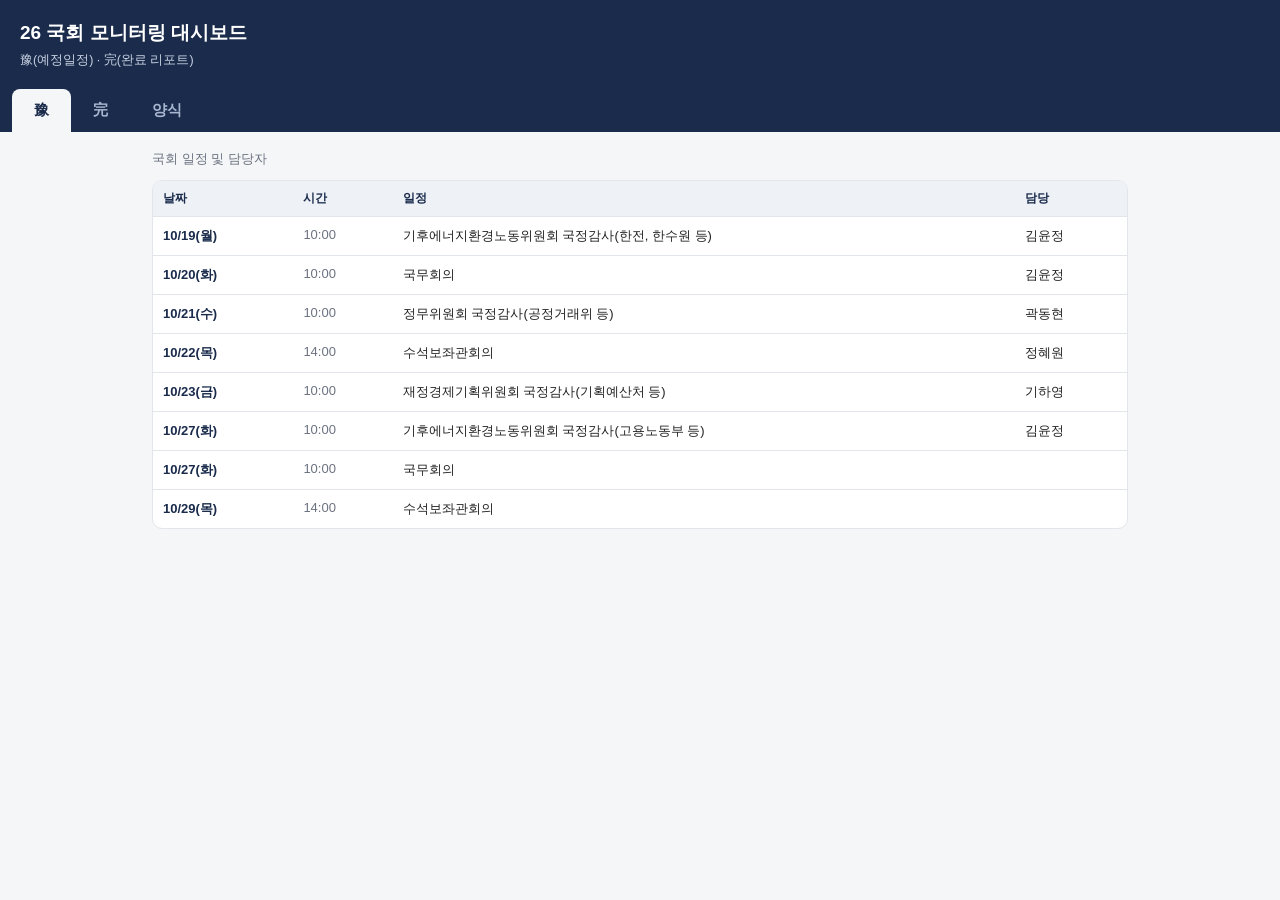
<file: index.html>
<!DOCTYPE html>
<html lang="ko">
<head>
<meta charset="UTF-8">
<meta name="viewport" content="width=device-width, initial-scale=1.0">
<title>26 국회 모니터링 대시보드</title>
<style>
  * { box-sizing: border-box; }
  body {
    margin: 0;
    font-family: -apple-system, BlinkMacSystemFont, "Segoe UI", "Malgun Gothic", sans-serif;
    background: #f5f6f8;
    color: #222;
  }
  .tab-radio { display: none; }

  header {
    background: #1a2b4c;
    color: #fff;
    padding: 20px 20px;
  }
  header h1 {
    margin: 0;
    font-size: 19px;
    font-weight: 700;
  }
  header p {
    margin: 6px 0 0;
    font-size: 12.5px;
    color: #c7d0e0;
  }

  .tabs {
    display: flex;
    background: #1a2b4c;
    padding: 0 12px;
  }
  .tab-btn {
    display: inline-block;
    padding: 12px 22px;
    color: #a9b6d0;
    font-size: 15px;
    font-weight: 600;
    border-radius: 8px 8px 0 0;
    cursor: pointer;
  }
  #tab-yeo:checked ~ .tabs label[for="tab-yeo"],
  #tab-wan:checked ~ .tabs label[for="tab-wan"],
  #tab-forms:checked ~ .tabs label[for="tab-forms"] {
    background: #f5f6f8;
    color: #1a2b4c;
  }

  main {
    max-width: 1000px;
    margin: 0 auto;
    padding: 18px 12px 60px;
  }
  .panel { display: none; }
  #tab-yeo:checked ~ main #panel-upcoming { display: block; }
  #tab-wan:checked ~ main #panel-done { display: block; }

  .panel-desc {
    margin: 0 0 12px;
    font-size: 13px;
    color: #6b7280;
  }

  .table-wrap {
    width: 100%;
    overflow-x: auto;
    -webkit-overflow-scrolling: touch;
    background: #ffffff;
    border: 1px solid #e2e5ea;
    border-radius: 10px;
  }
  table {
    width: 100%;
    min-width: 480px;
    border-collapse: collapse;
  }
  thead th {
    background: #eef1f6;
    color: #1a2b4c;
    font-size: 12px;
    text-align: left;
    padding: 9px 10px;
    border-bottom: 1px solid #e2e5ea;
    white-space: nowrap;
  }
  tbody td {
    padding: 10px 10px;
    font-size: 13px;
    border-bottom: 1px solid #e2e5ea;
    vertical-align: top;
  }
  tbody tr:last-child td { border-bottom: none; }
  tbody tr.done-row { background: #f0f3f8; }
  td.col-date {
    white-space: nowrap;
    font-weight: 700;
    color: #1a2b4c;
  }
  td.col-time {
    white-space: nowrap;
    color: #6b7280;
  }
  td.col-report { min-width: 140px; }

  .no-report {
    color: #9aa1ab;
    font-size: 12px;
  }

  .report-btn {
    display: inline-block;
    border: 1px solid #bfe3bf;
    background: #eef6ee;
    color: #2f7a3d;
    padding: 6px 10px;
    border-radius: 7px;
    font-size: 12px;
    font-weight: 600;
    cursor: pointer;
    font-family: inherit;
  }

  .modal-overlay {
    display: none;
    position: fixed;
    inset: 0;
    background: rgba(20, 24, 34, 0.55);
    z-index: 1000;
    padding: 16px;
    align-items: center;
    justify-content: center;
  }
  .modal-overlay.open {
    display: flex;
  }
  .modal-box {
    background: #fff;
    border-radius: 12px;
    width: 100%;
    max-width: 640px;
    max-height: 85vh;
    display: flex;
    flex-direction: column;
    overflow: hidden;
    box-shadow: 0 10px 40px rgba(0,0,0,0.25);
  }
  .modal-header {
    display: flex;
    justify-content: flex-end;
    gap: 8px;
    padding: 10px 12px;
    border-bottom: 1px solid #e2e5ea;
    flex-shrink: 0;
  }
  .modal-header button {
    border: 1px solid #d5d9e0;
    background: #f5f6f8;
    color: #1a2b4c;
    padding: 7px 12px;
    border-radius: 7px;
    font-size: 12.5px;
    font-weight: 600;
    cursor: pointer;
    font-family: inherit;
  }
  .modal-header button#copyBtn {
    border-color: #bfe3bf;
    background: #eef6ee;
    color: #2f7a3d;
  }
  .modal-header button#closeBtn {
    border-color: #e3c1c1;
    background: #fbeeee;
    color: #a33b3b;
  }
  .modal-body {
    white-space: pre-wrap;
    font-size: 12.5px;
    line-height: 1.6;
    padding: 14px;
    color: #333;
    overflow-y: auto;
  }
  #tab-forms:checked ~ main #panel-forms { display: block; }
  .form-buttons { display: flex; flex-wrap: wrap; gap: 12px; }
  .form-buttons button { padding: 14px 20px; font-size: 14px; }
  .modal-body { overflow-wrap: anywhere; }
  .modal-title { margin: 0 auto 0 0; align-self: center; font-size: 14px; color: #1a2b4c; }
  .modal-status { padding: 0 14px; font-size: 12px; color: #a33b3b; }
  .modal-status:empty { display: none; }
  button:focus-visible, .tab-btn:focus-visible { outline: 2px solid #2f7a3d; outline-offset: 3px; }
  .done-totals { text-align: right; font-size: 13px; font-weight: 600; color: #1a2b4c; margin: 0 0 12px; }
  .month-group { margin-bottom: 14px; border: 1px solid #d5dce7; border-radius: 10px; background: #fff; overflow: hidden; }
  .month-group summary { display: flex; justify-content: space-between; align-items: center; gap: 12px; padding: 14px 16px; background: #e8edf5; color: #1a2b4c; font-size: 15px; font-weight: 700; cursor: pointer; list-style: none; }
  .month-group summary::-webkit-details-marker { display: none; }
  .month-group summary:focus-visible { outline: 2px solid #2f7a3d; outline-offset: -3px; }
  .month-toggle { font-size: 12px; font-weight: 500; }
  .month-group .when-open { display: none; }
  .month-group[open] .when-open { display: inline; }
  .month-group[open] .when-closed { display: none; }
  .month-group .table-wrap { border: 0; border-top: 1px solid #d5dce7; border-radius: 0; }

  /* Fit both schedule tables to phone screens without hiding content. */
  @media (max-width: 600px) {
    main { padding: 14px 8px 40px; }
    table { min-width: 0; table-layout: fixed; }
    thead th, tbody td { padding: 10px 4px; font-size: 12px; line-height: 1.5; }
    thead th:nth-child(1) { width: 65px; }
    thead th:nth-child(2) { width: 44px; }
    thead th:nth-child(4) { width: 46px; }
    #panel-done thead th:nth-child(5) { width: 48px; }
    td.col-time { white-space: normal; overflow-wrap: anywhere; }
    tbody td:nth-child(3), tbody td:nth-child(4) {
      white-space: normal;
      overflow-wrap: anywhere;
      word-break: normal;
    }
    td.col-report { min-width: 0; }
    .col-report .report-btn {
      width: 100%;
      min-height: 40px;
      padding: 6px 2px;
      white-space: nowrap;
    }
    .month-group summary { padding: 12px 10px; }
  }
</style>
</head>
<body>

<input type="radio" id="tab-yeo" name="tabgroup" class="tab-radio" checked>
<input type="radio" id="tab-wan" name="tabgroup" class="tab-radio">
<input type="radio" id="tab-forms" name="tabgroup" class="tab-radio">

<header>
  <h1>26 국회 모니터링 대시보드</h1>
  <p>豫(예정일정) · 完(완료 리포트)</p>
</header>

<div class="tabs">
  <label for="tab-yeo" class="tab-btn">豫</label>
  <label for="tab-wan" class="tab-btn">完</label>
  <label for="tab-forms" class="tab-btn" tabindex="0">양식</label>
</div>

<main>
  <section class="panel" id="panel-upcoming">
    <p class="panel-desc">국회 일정 및 담당자</p>
    <div class="table-wrap">
      <table>
        <thead>
          <tr><th>날짜</th><th>시간</th><th>일정</th><th>담당</th></tr>
        </thead>
        <tbody>
          <tr>
            <td class="col-date">10/19(월)</td>
            <td class="col-time">10:00</td>
            <td>기후에너지환경노동위원회 국정감사(한전, 한수원 등)</td>
            <td>김윤정</td>
          </tr>
          <tr>
            <td class="col-date">10/20(화)</td>
            <td class="col-time">10:00</td>
            <td>국무회의</td>
            <td>김윤정</td>
          </tr>
          <tr>
            <td class="col-date">10/21(수)</td>
            <td class="col-time">10:00</td>
            <td>정무위원회 국정감사(공정거래위 등)</td>
            <td>곽동현</td>
          </tr>
          <tr>
            <td class="col-date">10/22(목)</td>
            <td class="col-time">14:00</td>
            <td>수석보좌관회의</td>
            <td>정혜원</td>
          </tr>
          <tr>
            <td class="col-date">10/23(금)</td>
            <td class="col-time">10:00</td>
            <td>재정경제기획위원회 국정감사(기획예산처 등)</td>
            <td>기하영</td>
          </tr>
          <tr>
            <td class="col-date">10/27(화)</td>
            <td class="col-time">10:00</td>
            <td>기후에너지환경노동위원회 국정감사(고용노동부 등)</td>
            <td>김윤정</td>
          </tr>
          <tr>
            <td class="col-date">10/27(화)</td>
            <td class="col-time">10:00</td>
            <td>국무회의</td>
            <td></td>
          </tr>
          <tr>
            <td class="col-date">10/29(목)</td>
            <td class="col-time">14:00</td>
            <td>수석보좌관회의</td>
            <td></td>
          </tr>
        </tbody>
      </table>
    </div>
  </section>

  <section class="panel" id="panel-done">
    <p class="panel-desc">월별 일정을 펼쳐 리포트를 확인하세요.</p>
    <div class="done-totals" id="doneTotals">회의 33개 · 리포트 27개</div>
    <div id="doneMonths">
      <details class="month-group" data-month="2026-10" open>
        <summary><span>'26.10月</span><span class="month-toggle"><span class="when-closed">펼치기 ▼</span><span class="when-open">접기 ▲</span></span></summary>
        <div class="table-wrap"><table><thead>
          <tr><th>날짜</th><th>시간</th><th>일정</th><th>담당</th><th>리포트</th></tr>
        </thead><tbody>
          <tr class="done-row">
            <td class="col-date">10/13(화)</td>
            <td class="col-time">10:00</td>
            <td>정무위원회</td>
            <td>기하영</td>
            <td class="col-report"><button class="report-btn" data-target="report-27">보기</button></td>
          </tr>
          <tr class="done-row">
            <td class="col-date">10/12(월)</td>
            <td class="col-time">10:00</td>
            <td>정무위원회</td>
            <td>기하영</td>
            <td class="col-report"><button class="report-btn" data-target="report-26">보기</button></td>
          </tr>
          <tr class="done-row">
            <td class="col-date">10/6(화)</td>
            <td class="col-time">10:00</td>
            <td>국무회의</td>
            <td>정혜원</td>
            <td class="col-report"><button class="report-btn" data-target="report-25">보기</button></td>
          </tr>
          <tr class="done-row">
            <td class="col-date">10/6(화)</td>
            <td class="col-time">10:00</td>
            <td>기후에너지환경노동위원회</td>
            <td>김윤정</td>
            <td class="col-report"><button class="report-btn" data-target="report-24">보기</button></td>
          </tr>
          <tr class="done-row">
            <td class="col-date">10/1(목)</td>
            <td class="col-time">10:00</td>
            <td>재정경제기획위원회 조세소위원회</td>
            <td>김윤정</td>
            <td class="col-report">미방</td>
          </tr>
                  <tr class="done-row">
            <td class="col-date">10/1(목)</td>
            <td class="col-time">14:00</td>
            <td>국회 본회의</td>
            <td>김윤정</td>
            <td class="col-report"><button class="report-btn" data-target="report-21">보기</button></td>
          </tr>
          <tr class="done-row">
            <td class="col-date">10/1(목)</td>
            <td class="col-time">15:00</td>
            <td>수석보좌관회의</td>
            <td>기하영</td>
            <td class="col-report"><button class="report-btn" data-target="report-22">보기</button></td>
          </tr>
          <tr class="done-row">
            <td class="col-date">10/1(목)</td>
            <td class="col-time">10:00</td>
            <td>정무위원회</td>
            <td>김윤정</td>
            <td class="col-report"><button class="report-btn" data-target="report-23">보기</button></td>
          </tr>
        </tbody></table></div>
      </details>
      <details class="month-group" data-month="2026-09">
        <summary><span>'26.9月</span><span class="month-toggle"><span class="when-closed">펼치기 ▼</span><span class="when-open">접기 ▲</span></span></summary>
        <div class="table-wrap"><table><thead>
          <tr><th>날짜</th><th>시간</th><th>일정</th><th>담당</th><th>리포트</th></tr>
        </thead><tbody>
          <tr class="done-row">
            <td class="col-date">9/29(화)</td>
            <td class="col-time">10:00</td>
            <td>국무회의</td>
            <td>정혜원</td>
            <td class="col-report"><button class="report-btn" data-target="report-20">보기</button></td>
          </tr>
          <tr class="done-row">
            <td class="col-date">9/29(화)</td>
            <td class="col-time">14:00</td>
            <td>기후에너지환경노동위원회 법안소위(화관법, 전기사업법 등)</td>
            <td>김윤정</td>
            <td class="col-report">취소</td>
          </tr>
          <tr class="done-row">
            <td class="col-date">9/28(월)</td>
            <td class="col-time">14:00</td>
            <td>재정경제기획위원회 전체회의(국감 증인 의결)</td>
            <td>정혜원</td>
            <td class="col-report"><button class="report-btn" data-target="report-17">보기</button></td>
          </tr>
          <tr class="done-row">
            <td class="col-date">9/28(월)</td>
            <td class="col-time">16:00</td>
            <td>정무위원회 전체회의(국감 증인 의결)</td>
            <td>조환성</td>
            <td class="col-report"><button class="report-btn" data-target="report-18">보기</button></td>
          </tr>
          <tr class="done-row">
            <td class="col-date">9/28(월)</td>
            <td class="col-time">17:00</td>
            <td>기후에너지환경노동위원회 전체회의(국감 증인 의결)</td>
            <td>김윤정</td>
            <td class="col-report"><button class="report-btn" data-target="report-19">보기</button></td>
          </tr>
          <tr class="done-row">
            <td class="col-date">9/22(화)</td>
            <td class="col-time">09:30</td>
            <td>재정경제기획위원회 전체회의</td>
            <td>곽동현</td>
            <td class="col-report"><button class="report-btn" data-target="report-15">보기</button></td>
          </tr>
          <tr class="done-row">
            <td class="col-date">9/22(화)</td>
            <td class="col-time">09:30</td>
            <td>산업통상자원중소벤처기업위원회 전체회의</td>
            <td>정혜원</td>
            <td class="col-report"><button class="report-btn" data-target="report-16">보기</button></td>
          </tr>
          <tr class="done-row">
            <td class="col-date">9/21(월)</td>
            <td class="col-time">14:00</td>
            <td>수석보좌관회의</td>
            <td>곽동현</td>
            <td class="col-report"><button class="report-btn" data-target="report-14">보기</button></td>
          </tr>
          <tr class="done-row">
            <td class="col-date">9/18(금)</td>
            <td class="col-time">10:00</td>
            <td>대통령 기자회견</td>
            <td>조환성</td>
            <td class="col-report"><button class="report-btn" data-target="report-13">보기</button></td>
          </tr>
          <tr class="done-row">
            <td class="col-date">9/17(목)</td>
            <td class="col-time">10:00</td>
            <td>정무위원회</td>
            <td>김윤정</td>
            <td class="col-report"><button class="report-btn" data-target="report-11">보기</button></td>
          </tr>
          <tr class="done-row">
            <td class="col-date">9/17(목)</td>
            <td class="col-time">11:00</td>
            <td>산업통상자원중소벤처기업위원회 전체회의</td>
            <td>김윤정</td>
            <td class="col-report">취소</td>
          </tr>
<tr class="done-row">
            <td class="col-date">9/17(목)</td>
            <td class="col-time">14:00</td>
            <td>정기회/본회의</td>
            <td>김윤정</td>
            <td class="col-report"><button class="report-btn" data-target="report-12">보기</button></td>
          </tr>
<tr class="done-row">
            <td class="col-date">9/15(화)</td>
            <td class="col-time">10:00</td>
            <td>국무회의</td>
            <td>조환성</td>
          <td class="col-report">미방</td></tr>
<tr class="done-row"><td class="col-date">9/15(화)</td><td class="col-time">10:00</td><td>재정경제부장관 인사청문회</td><td>곽동현</td><td class="col-report"><button class="report-btn" data-target="report-7">보기</button></td></tr>
<tr class="done-row">
            <td class="col-date">9/11(금)</td>
            <td class="col-time">14:00</td>
            <td>본회의-대정부질문(경제)</td>
            <td>김윤정</td>
          <td class="col-report"><button class="report-btn" data-target="report-6">보기</button></td></tr>
<tr class="done-row"><td class="col-date">9/11(금)</td><td class="col-time">14:00</td><td>수석보좌관회의</td><td>조환성</td><td class="col-report"><button class="report-btn" data-target="report-10">보기</button></td></tr>
<tr class="done-row">
            <td class="col-date">9/10(목)</td>
            <td class="col-time">14:00</td>
            <td>본회의-대정부질문(외교통일안보)</td>
            <td>정혜원</td>
          <td class="col-report"><button class="report-btn" data-target="report-9">보기</button></td></tr>
<tr class="done-row">
            <td class="col-date">9/10(목)</td>
            <td class="col-time">14:00</td>
            <td>수석보좌관회의</td>
            <td>기하영</td>
          <td class="col-report">미방</td></tr>
<tr class="done-row">
            <td class="col-date">9/9(수)</td>
            <td class="col-time">14:00</td>
            <td>본회의-대정부질문(정치)</td>
            <td>곽동현</td>
          <td class="col-report"><button class="report-btn" data-target="report-8">보기</button></td></tr>
<tr class="done-row">
            <td class="col-date">9/8(화)</td>
            <td class="col-time">14:00</td>
            <td>재정경제기획위원회 전체회의</td>
            <td>정혜원</td>
            <td class="col-report">
              <button class="report-btn" data-target="report-5">보기</button>
            </td>
          </tr>
<tr class="done-row">
            <td class="col-date">9/8(화)</td>
            <td class="col-time">10:00</td>
            <td>국무회의</td>
            <td>기하영</td>
            <td class="col-report">미방</td>
          </tr>
<tr class="done-row">
            <td class="col-date">9/8(화)</td>
            <td class="col-time">본회의 산회 직후</td>
            <td>과학기술정보방송통신위원회(SMR특별법-허성근)</td>
            <td>조환성</td>
            <td class="col-report">
              <button class="report-btn" data-target="report-3">보기</button>
              
            </td>
          </tr>
<tr class="done-row">
            <td class="col-date">9/8(화)</td>
            <td class="col-time">본회의 산회 직후</td>
            <td>기후에너지환경노동위원회</td>
            <td>기하영</td>
            <td class="col-report">
              <button class="report-btn" data-target="report-4">보기</button>
              
            </td>
          </tr>
<tr class="done-row">
            <td class="col-date">9/3(목)</td>
            <td class="col-time">10:00</td>
            <td>정무위원회 전체회의</td>
            <td>김윤정&amp;조환성</td>
            <td class="col-report">
              <button class="report-btn" data-target="report-1">보기</button>
              
            </td>
          </tr>
<tr class="done-row">
            <td class="col-date">9/3(목)</td>
            <td class="col-time">14:00</td>
            <td>수석보좌관회의</td>
            <td>곽동현</td>
            <td class="col-report">
              <button class="report-btn" data-target="report-2">보기</button>
              
            </td>
          </tr>
</tbody></table></div>
      </details>
    </div>
  </section>
  <section class="panel" id="panel-forms">
    <p class="panel-desc">보고서 작성용 프롬프트와 양식을 확인하고 복사하세요.</p>
    <div class="form-buttons">
      <button type="button" class="report-btn" data-target="form-prompt">프롬프트 공유</button>
      <button type="button" class="report-btn" data-target="form-sample">Sample</button>
    </div>
  </section>
</main>

<div class="modal-overlay" id="modalOverlay">
  <div class="modal-box" role="dialog" aria-modal="true" aria-labelledby="modalTitle">
    <div class="modal-header">
      <h2 class="modal-title" id="modalTitle">리포트</h2>
      <button id="copyBtn" type="button">복사하기</button>
      <button id="closeBtn" type="button">닫기</button>
    </div>
    <div class="modal-status" id="modalStatus" role="status" aria-live="polite"></div>
    <div class="modal-body" id="modalBody" tabindex="0"></div>
  </div>
</div>

<script>
  var REPORTS = {
  "report-27": "[정무위 국무조정실 본감사 주요 질의 답변, 10/13 화 - (민)전현희, 가습기 살균제 피해자 국가배상 지연 질의 ]\n\n\u003c요약>\n- (전현희 의원) 국가배상 신청 개시(10/8)에도 배상심의위원회 미구성 및 배상 기준 미확정을 지적하며, 실질적 배상 기준 마련과 신속한 피해구제 촉구\n- (국조실장) 다음 주까지 배상심의위원회를 구성하고, 연구용역 및 피해자 협의를 거쳐 대법원 판결에 부합하는 배상 기준 마련 약속\n\n\u003c전문>\n\n[전현희 의원] 가습기 살균제 참사가 발생한 지 15년이 지났습니다. 그런데 아직도 피해자 유가족들의 고통은 계속되고 있습니다. 진상규명, 책임자에 대한 처벌 그리고 온전한 배상 아직 제대로 이루어지지 않고 있습니다.\n\n그 과정에서 많은 피해자들이 고통을 받고 있습니다. 최근에는 가습기 살균제 피해자로 참사의 진상규명과 피해자들의 회복을 위해서 평생을 싸워오신 김영철 대표님이 끝내 사망을 하셨습니다.\n\n이분께서는 가습기 살균제 사용 이후에 호흡기 중증장애, 만성 폐쇄성 폐질환으로 투병 중이면서도 가습기 살균제 진상규명을 위해 싸워오셨습니다. 저도 이분의 장례식에 참석해서 마지막 길을 함께했는데요.\n\n이분께서는 내가 죽으면 장례를 치르지 말고 광화문에서 투쟁을 해달라라는 유언을 남기셨습니다. 피해자가 마지막 순간까지 자신의 건강을 챙기기보다 투쟁을 부탁해야 했던 현실 앞에 정말 참담하고 가슴이 아프고 무거운 책임감을 느낍니다.\n\n처음부터 피해자들과 함께하고 피해구제 진상규명을 촉구해 왔는데요. 18대 국정감사에서 국회에서 최초로 원인 모를 폐질환이 전염병처럼 이렇게 도는 것의 원인이 가습기 살균제다라는 것을 밝혀냈습니다.\n\n그리고 그 가습기 살균제를 국가가 전량 회수하고 국가가 배상을 해야 한다는 주장을 했었는데요. 국감에서 주장을 했지만 실제로 그게 현실로 이루어지지는 않았습니다.\n\n그리고 20대 국회에 다시 와서 가습기 살균제 피해구제특별법을 대표 발의하고 입증 책임을 전환해서 국가가 입증할 수 있도록 법을 바꾸었지만 여전히 국가 배상 책임이나 피해자 구제가 제대로 이루어지지 않았습니다. 저도 책임을 통감합니다.\n\n현재 법정 투쟁 끝에 대법원에서 이것은 가습기 살균제 참사에 대한 국가 배상 책임이다라고 판결을 처음으로 확정했습니다. 2024년입니다.\n\n2011년에 발생한 사안이 14년 만에 처음으로 국가 배상 책임이 인정이 됐습니다. 그리고 작년에 우리 이재명 대통령께서 가습기 살균제에 대해서 국가가 온전한 배상을 해야 한다라고 말씀을 하셨고 사회적 참사로 공식 규정을 했습니다.\n\n여기까지 아시죠? 그런데 모르시는 것 같습니다, 장관님. 국조실에서 왜냐하면 참사에 대해서 그동안 기후부에서 단일 부처로 책임을 가지고 보상을 진행해 왔습니다. 그런데 국가 배상으로 전환이 되면서 국조실에서 TF를 만들어서 범부처 대응으로 지금 이 사안을 대응하고 있는데요.\n\n그래서 국조실에서는 지난 8월 31일 배상준비단을 발족했고 10월 중에 배상심의위원회를 구성해서 조속히 배상 심의에 착수하겠다라고 발표를 했습니다. 그래서 이번 국감에서 우리 의원실에서 확인했는데 10월 8일부터 배상 신청이 시작이 됐어요.\n그런데 배상 여부, 배상 금액을 심의해야 할 배상심의위원회가 구성조차 안 됐습니다. 그리고 그 배상할 기준조차 아직 확정조차 안 됐습니다.\n\n국조실에서 지금 뭐 하는 겁니까? 피해자들의 아까 자신의 죽음마저 불사하면서 투쟁을 해갖고 싸워왔던 그분이 한 분이지 수만 명의, 수천 명의, 수만 명의 지금 피해자들이 고통 속에 살아가고 있습니다.\n\n지금 어렵게 어렵게 15년 만에 국가 배상 책임이 인정되는데 정작 국조실에서는 여기에 대해서 아무런 기준이나 배상심의회까지 구성을 안 한 겁니다. 방금 좀 전에 알고 있다 하셨는데 제가 정말 알고 계신지 여쭙고 싶습니다. 이 심각성을 인식하고 계신지. 피해자들 이미 정말 고통에 오랫동안 시달렸습니다. 그래서 이번에 국가 배상 책임이 전환되면서 대법원에서 정한 기준대로 제대로 배상을 해야 됩니다.\n\n피해자들의 고통, 가족들의 고통, 그것에 온전한 배상을 하기 위한 위자료, 정신적 고통, 그리고 일시 소득이 없는 경우에는 그것을 대체할 수 있는 대체소득 기준을 마련해서 법에 정한 충실한 배상을 한 명 한 명 피해자들에게 제대로 해야 됩니다. 이거는 소송에 준하는 그 이상의 기준을 가지고 배상을 해야 되는 사안입니다.\n\n[국조실장] 그래서 앞으로 국조실에서 이 부분에 대한 가습기 살균제 문제와 관련해서 아직까지 좀 일이 더디게 진행되고 있는 거에 대해서 가습기 살균제 문제와 관련된 역대 정부 모두에게 부끄러운 일이라고 저는 생각하고요. 그리고 이왕에 저희가 지금 배상준비지원단을 발족했으니 저희 배상심의위원회, 이것 같은 경우도 지금 다음 주까지 저희가 구성할 생각입니다.\n\n그리고 지금 말씀 주신 기준과 관련해서는 연구용역을 저희가 지금 진행하고 있고요. 연구용역을 마치면 피해자분들하고 충분히 협의를 해서 대법원 판결에 부합하는 그런 배상 기준안이 만들어져서 배상 절차가 추후에 신속하게 진행될 수 있도록 하겠습니다. 내년 1월에 된다고 하잖아요.\n\n[전현희] (마이크 꺼짐)\n\n[국조실장] 그렇게 하겠습니다. 조금이라도 전 과정을 속도감 있게 진행하기 위해서 여러 가지 절차를 동시에 진행하고 있다, 이렇게 이해해 주시면 고맙겠습니다.\n\n\n[정무위 국무조정실·개인정보위 등 본감사 질의·답변, 10/13 화, 오전 주질의]\n\nㅇ 주요쟁점\nㆍ첨단산업 투자 및 규제 개선: 용인 반도체 클러스터의 인허가 지연·전력·용수 확보와 AI 데이터센터 전력 조달 문제 제기. 국조실은 범정부 협의를 통한 규제 개선 및 인프라 지원 방침\n\nㆍ사회적 참사 피해구제 지연: 가습기 살균제 국가배상과 12·29 여객기 참사 조사 지연 지적. 국조실은 배상심의위원회 조속 구성 및 여객기 참사 조사 결과의 내년 상반기 발표 추진\n\nㆍ개인정보 유출 및 기업 제재 강화: 공공기관의 개인정보 유출 대응 부실과 매출액 최대 10%의 징벌적 과징금 실효성 논란. 개인정보위는 보안 투자 확대 및 보호체계 개선 필요성 강조\n\nㆍ공정위원장 정치적 중립성 및 국감 운영 논란: 야당 의원들이 주병기 공정위원장의 전일 국감 답변 태도를 비판하며 사퇴 요구. 총리실의 국감 자료 제출 지연 문제도 제기\n\nㅇ 당사 Biz. 관련 질의\n\n▶️ 가습기 살균제 국가배상 지연 - 전현희(민)\n(질의) 국가배상 신청 개시(10/8)에도 배상심의위원회 미구성 및 배상 기준 미확정을 지적하며, 실질적 배상 기준 마련과 신속한 피해구제 촉구\n\n(국조실장) 다음 주까지 배상심의위원회를 구성하고, 연구용역 및 피해자 협의를 거쳐 대법원 판결에 부합하는 배상 기준 마련 약속\n\nㅇ 그룹 관련 질의\n\n▶️ AI 데이터센터 전력 조달 및 제도 개선 - 한민수(민)\n(질의) AI 데이터센터의 안정적 전력 확보를 위해 발전원 구분 없는 직접전력구매계약(PPA) 도입 및 전력망 접속 제도 개선 요구\n\n(국조실장) 안정적 전력 공급과 탄소중립 목표를 고려해 관계부처와 개선 방안 협의 방침\n\n▶️ 용인 반도체 클러스터 인허가 및 인프라 지원 - 손명수(민)\n(질의) 삼성·SK하이닉스의 약 1,000조원 규모 용인 반도체 클러스터 조성을 위한 건축법 개정, 전력·용수 확보 및 토지 보상 문제 해결 촉구\n\n(국조실장) 건축법 개정 및 토지 보상 문제를 범정부 협의체에서 논의하고, 인허가 신속 추진 및 전력·용수 적기 공급 지원 방침\n\n\n[정무위 국무조정실·개인정보위 등 본감사 질의·답변, 10/13 화 오후 주질의(14:10~15:35)]\n\nㅇ 주요쟁점\nㆍ형사사법체계 개편 및 수사기관 독립성: 공소청·중수청 출범 초기 혼선과 조직·정원 산정의 적정성 논란. 야당은 수사기관장 국무회의 참석에 따른 정치적 중립성 훼손 우려 제기, 국조실은 독립성 유지 및 제도 보완 방침 설명\n\nㆍ개인정보 유출 및 사이버보안 대응 강화: AI 기반 해킹, 공공기관 개인정보 유출, 외부 서비스·위탁업체 관리 부실 등 지적. 개보위는 예방투자 기업 과징금 감경, 공공기관 책임 강화 및 관계부처 합동 대응 추진\n\nㆍAI 산업 활성화를 위한 데이터 규제 개선: AI·의료 분야의 가명정보 활용 저조와 부처별 규제 불일치 문제 제기. 개보위는 개인정보 보호와 안전한 활용 간 균형 필요성 강조\n\nㆍ범정부 정책 조정 및 공공사업 관리: 청년정책의 부처별 분절, 복지급여 재산 기준 미비, 부산 교정시설 이전 지연 및 가덕도신공항 공사비 증액 문제 등에 대한 국조실의 조정 역할 강화 요구\n\nㆍ정부 규제·인사 및 국책연구기관 운영 논란: 특정금융정보법 시행령 개정 과정의 특혜 의혹, 국무총리 국무위원 제청권의 실효성, 국책연구기관 평가체계의 독립성 훼손 가능성 등을 둘러싼 공방\n\nㅇ 당사 Biz. 관련 질의\n- 없음\n\nㅇ 그룹 관련 질의\n- 없음\n\n[정무위 국무조정실·개인정보위 등 본감사 질의·답변, 10/13 화 증인 신문]\n\nㅇ 주요쟁점\nㆍ개인정보 유출 피해보상 부실: 티빙·강남언니의 대규모 개인정보 유출 및 실효성 없는 보상안 집중 비판. 기업들은 보안투자 미흡 인정, 개보위는 보상 실효성을 제재에 반영할 방침\n\nㆍ개인정보 보호·제재체계 개선: ISMS-P 인증 및 사전투자에 따른 과징금 감경의 허점, 개인정보 유출 은폐 처벌 공백 지적. 개보위는 감경 심사 강화 및 관련 입법 필요성 강조\n\nㆍ대기업집단 개인정보 관리 책임: CJ ONE 통합회원 정보 유출에 따른 CJ그룹 차원의 책임론 제기. 개보위는 통합회원 정보 흐름 및 계열사별 책임관계 조사·보고 약속\n\nㆍ민감정보 보호 및 피해구제 강화: 구글의 디지털성범죄 피해자 정보 외부 노출, 강남언니 의료정보 유출 등 문제 제기. 피해자 통지·배상 및 재발 방지대책 마련 촉구\n\nㆍ공공기관 개인정보 보호체계 개선: 공공기관 유출 피해보상 부재 및 해킹·개인정보 유출 신고체계 분산 지적. 국조실은 범정부 보상·원스톱 신고체계 개선을 위한 관계부처 협의 방침\n\nㅇ 당사 Biz. 관련 질의\n- 없음\n\nㅇ 그룹 관련 질의\n- 없음\n\n\n[정무위 국무조정실·개인정보위 등 본감사 질의·답변, 10/13 화, 저녁 보충질의(20:30~22:15)]\n\nㅇ 주요쟁점\nㆍ개인정보 유출 대응 및 기업 책임 강화: 커넥티드카의 개인정보 국외 이전, 보험설계사의 비공식 메신저 사용, 채용 과정의 건강정보 과다 수집 등 개인정보 보호 사각지대 지적. 개보위는 관련 조사 진행 및 관계부처 협의를 통한 제도 개선 검토 방침\n\nㆍ가상자산사업자 대주주 규제 예외 논란: 네이버·두나무 기업결합과 관련한 시행령 예외 조항 신설 과정에서 금융위 반대 의견, 규제합리화위원회 심의 절차 및 이해충돌 가능성 제기. 국조실은 절차적·실체적 정당성을 강조하며 특혜 의혹 반박\n\nㆍ부동산 공급정책 실효성 및 부처 간 정책 조정: 주택공급 목표 대비 과천 경마장 이전 협의 지연, 부동산 금융·세제·공급정책 간 충돌 가능성 등 지적. 국조실은 일부 사업의 추진상 어려움을 인정하면서도 정책 실패 및 상충 주장에는 동의하지 않는 입장\n\nㆍ공공부문 개인정보 관리·감독 실효성: 최근 5년간 공공부문 개인정보 유출 772만 건 이상이라는 의원실 분석과 함께 과징금의 실효성, 기관장 책임 및 피해구제 문제 제기. 개보위는 공공기관장 책임 강화, 주요 시스템 보안인증 의무화 및 징계 관련 기준 강화 추진 설명\n\nㆍ정부 정책 집행 및 규제 운영의 적정성: 지속가능발전 추진체계의 인력·예산 부족, 소상공인 지원금 환수와 채무조정 정책 간 불일치, 농지 전수조사에 따른 금융 부실 우려 등 제기. 국조실은 관련 부처 협의와 개선 방안 검토 입장\n\nㅇ 당사 Biz. 관련 질의\n- 없음\n\nㅇ 그룹 관련 질의\n- 없음\n\n\n[정무위 국무조정실·개인정보위 등 본감사 질의·답변, 10/13 화, 저녁 추가·보충질의(22:30~23:16)]\n\nㅇ 주요쟁점\nㆍ정부 재정·조직 운영 논란: 미래대응기금의 재정건전성 훼손 및 국회 통제 우회 의혹, 정부 위원회·국책연구기관의 예산 낭비 지적. 국조실은 정책 필요성을 강조하며 예산심의 과정에서 논의할 사안이라는 입장\n\nㆍ농지·금융제도 개선: 농지 전수조사의 농촌 현실 미반영 및 은행 자체 감정평가의 위법성 논란 제기. 국조실은 농림부·금융위와 협의 방침\n\nㆍ공공기관 운영·평가 논란: 경제인문사회연구회의 업무시설 중복 투자 및 통일연구원 평가 편향 의혹 제기. 경제인문사회연구회는 회의공간 확보 필요성과 연구 균형 차원의 조치라고 반박\n\nㆍ국민 기본권·정책 실효성: 교원 정치적 기본권 제한, 청년 연령 기준 불일치, 암표 우회 판매 문제 지적. 국조실은 관련 법안 논의 지원 및 제도 개선·모니터링 강화 방침\n\nㅇ 당사 Biz. 관련 질의\n- 없음\n\nㅇ 그룹 관련 질의\n- 없음\n\nㅇ 전체 아젠다 요약\nㆍ사회적 피해구제 및 청년 지원: 가습기 살균제 피해자 배상 조속 확정 및 청년 지원을 위한 범정부 통합체계 구축 요구\n\nㆍ개인정보 유출 대응 및 피해구제: 공공기관 개인정보 유출 방지대책, 피해자에 대한 기업의 실질적 보상 및 원스톱 신고체계 구축 요구\n\nㆍ개인정보 수집·관리 강화: 탈퇴 회원 개인정보 파기 여부 조사·모니터링 강화 및 서비스 이용 시 수집정보 최소화 촉구\n\nㆍ공공사업·부동산 정책 개선: 공공 건설공사 입찰제도 개선, 주택공급 확대 방안의 실현 가능성 및 농지 전수조사 추진의 적정성 문제 제기\n\nㆍ정부 제도·공공기관 운영: 특검법 시행령 재개정의 적정성 및 경제·인문사회연구회 산하 기관 평가체계 정립 필요성 지적",
  "report-26": "[정무위 공정위 국정감사, 10/12 월 - 주병기 공정위원장, 업무현황보고]\n\n\u003c요약>\n\n-공정위는 에너지 등 민생 밀접 분야의 담합 감시를 강화하고, 반복 담합 사업자에 대한 등록 취소·영업정지, 가격 재결정 명령 및 처분시효 연장 등 제도 개선 추진.\n-아울러 과징금 등 경제적 제재를 선진국 수준으로 상향하고, 대기업집단의 부당 내부거래 등 불공정 행위에 엄정 대응할 방침.\n\n\u003c전문>\n\n[주병기 공정거래위원장]\n존경하는 유동수 위원장님, 그리고 정무위원회 위원님 여러분. 공정거래위원회 위원장 주병기입니다. 오늘 위원장님과 위원님들을 모시고 2026년도 국정감사에서 공정거래위원회의 업무보고를 드리게 된 것을 매우 뜻깊게 생각합니다. 저를 포함한 공정거래위원회 전 직원은 이번 국정감사에 성실히 임하고, 위원님들의 고견을 정책에 반영하여 공정거래위원회가 더욱 신뢰받는 기관이 되도록 노력하겠습니다. 그럼 공정거래위원회의 주요 업무 현황에 대해서 보고드리겠습니다.\n\n우리 경제의 지속 가능한 발전, 국민 모두의 공정 성장이 실현되기 위해서는 모든 경제 주체가 힘의 균형 속에서 창의와 혁신을 추구할 수 있는 공정한 시장 시스템이 단단히 뿌리내려야 합니다. 공정거래위원회는 독과점 구조 개혁과 공정성장 기반 조성을 비전으로 삼고, 핵심 4대 과제와 집행체계 혁신에 역량을 집중하고자 합니다.\n\n첫째, 민생 분야의 공정거래 질서를 확고히 세우겠습니다.\n식재료, 에너지, 교육, 주거 등 서민 가계의 부담을 가중시키는 민생 밀접 분야에 담합 감시를 강화하고, 복지시설 및 생활필수품 시장의 불공정 행위에 엄정 대응하겠습니다.\n\n우리 경제에 만연한 고질적 담합을 근본적으로 뿌리 뽑기 위해 반복 담합 사업자에 대한 등록 취소·영업정지 제도를 도입하고, 가격 재결정 명령의 법적 근거 마련, 담합 처분시효 연장 등 보다 실효적인 제도적 장치를 확충해 나가겠습니다. 불공정거래 피해의 신속한 회복을 위한 소송 지원, 피해 예방 용도의 기금 신설, 분쟁조정통합법 제정, 손해배상 소송에서의 공정위 자료 활용 확대 등을 추진하여 피해구제 체계를 선진화하고, 결혼, 여가, 상조 등 생활 속의 소비자 불편을 해소하기 위해 결혼식장, 골프장의 불공정 약관, 상조 분야 선수금의 불투명한 관리 등 불합리한 거래 관행을 적극 개선하겠습니다.\n\n둘째, 경제 주체 간 힘의 불균형을 완화하여 공정한 경쟁과 정당한 보상이 담보되는 시장 환경을 조성하겠습니다.\n기울어진 운동장에서 고통받는 중소기업, 소상공인, 자영업자, 특수고용직 등 경제적 약자가 정당한 목소리를 낼 수 있도록 이들의 단체행동이 담합에 해당하지 않게 공정거래법 체계를 개편하겠습니다. 가맹, 하도급, 대리점 등 다양한 대표적 갑을 분야에서도 단체 구성 및 협의가 실질적으로 이루어질 수 있도록 제도를 정비해 나가겠습니다.\n\n기술보호감시관, 익명 제보센터 등 고도화된 감시체계를 활용하여 기술 탈취, 대금 지급 지연, 안전비용 전가 등 악의적인 갑질을 차단하는 한편, 하도급 대금 지급의 안전성을 높이는 제도 개선을 지속 추진하고 유통 분야의 대금 지급 기한 단축 등 개선 사항이 시장에 안착될 수 있도록 잘 준비해 나가겠습니다.\n\n셋째, 공정과 혁신이 선순환하도록 디지털 시장의 혁신 생태계를 조성하겠습니다. 공정한 경쟁과 혁신의 원리가 디지털 시장에서도 구현되려면 굴뚝 산업 위주로 규정된 기존의 독과점 규제를 디지털 환경에 맞게 현대화할 필요가 있습니다. 온라인 거래의 특성을 악용한 반칙 행위를 효과적으로 규율하고, 독과점 플랫폼의 불공정 행위로부터 입점업체와 소비자를 두텁게 보호하기 위한 디지털 분야의 입법 논의를 적극 지원하겠습니다. \n\n동시에 분쟁이 잦은 오픈마켓, 배달앱, 숙박앱 분야에 대한 실태조사를 통해 필요한 제도 개선을 병행해 나가겠습니다. 배달앱, 앱마켓, 반도체 등 디지털 분야의 독과점 남용 행위에 대해 엄정하게 대응하고, 빅데이터, 온라인 플랫폼 등 혁신 분야의 기업결합은 기술 혁신과 공정한 경쟁이 선순환할 수 있도록 면밀한 기업결합 심사를 해나가겠습니다. 아울러 최근 급성장하고 있는 생성형 AI를 악용한 과장 광고와 눈속임 상술 등 신유형 소비자 피해를 선제적으로 차단하겠습니다.\n\n넷째, 대기업집단의 반칙 행위를 적극 감시하고 경제력 집중을 완화하겠습니다. 대기업집단의 지정자료 허위 제출, 계열사 누락 등 기업집단 규율의 근간을 훼손하는 행위에 대해 과징금 제도를 도입하고, 허위자료 제출로 인한 공시집단 미지정 시 미지정 기간 중의 사익편취까지 규율할 수 있도록 제도를 정비하겠습니다.\n\n 중소기업의 성장 기회를 훼손하고 공정한 경쟁을 저해하는 부당 내부거래와 일감 몰아주기를 일벌백계하는 한편, 대기업집단의 자발적인 소유·지배구조 개선을 유도하기 위해 새로운 지표를 마련하고 ESG 경영을 강화하는 방향으로 공시제도를 개편하겠습니다.\n\n마지막으로 이러한 핵심 과제를 뒷받침할 수 있도록 공정거래 집행체계를 전면 개혁하겠습니다.\n일정 수 이상의 국민과 중앙행정기관 및 광역지방정부가 수사기관에 직접 고발할 수 있도록 전속고발제를 개편하고, 지역 소상공인 보호를 위해 광역지방정부에 하도급, 가맹, 대리점 분야 조사·처분권을 부여하겠습니다. 법 위반 억지력과 제재의 실효성을 확보하기 위해 과징금 등 경제적 제재는 선진국 수준으로 상향하되, 과도한 경제 형벌은 합리적으로 정비하겠습니다. 또한 조사의 실효성과 절차적 공정성을 확보하기 위해 조사 불응에 대한 경제적 제재를 강화하고 조사 절차의 투명성을 제고해 나가겠습니다.\n\n존경하는 위원장님, 그리고 위원님 여러분. 공정위는 경제적 강자의 반칙과 착취 행위에 엄정 대응함으로써 기업이 본업과 기술 혁신에 오롯이 전념할 수 있도록 하는 한편, 중소상공인과 소비자에게는 기울어짐이 없는 공정한 운동장을 보강하기 위해 공정위의 핵심 역량을 집중하겠습니다. 이를 위해 위원님들과 긴밀히 소통하며 충실히 사명을 수행해 나가겠습니다.\n\n[정무위 공정거래위원회 본감사 주요 질의 답변, 10/12 월 - (국)송언석, 공정위 행정조사권 사법통제 부재 관련 질의 중 담합 언급]\n\n\n\u003c요약>\n - 송언석 의원: 공정위가 압수수색에 준하는 강제조사권(현장 조사, 이행강제, 핸드폰 전체 조사)을 통해 부당지원 등 별건 혐의까지 조사하려는 관행에 대해 질타. 이 과정에서 담합 조사를 예시로 언급\n - 주병기 위원장: 공정위 조사는 최소 필요한도의 정보를 파악하기 위한 조사라고 답변\n\n\n\u003c전문>\n\n(대기업집단 브랜드 사용료 관련 질의 중략)\n\n[송언석 의원]  공정위가 지금 하고 있는 일을 보면 현장조사, 자료제출명령, 그다음에 제출된 자료의 보관, 이행강제, 그래서 실질적으로 강제성을 가진 조사권을 굉장히 많이 가지고 있거든요. 그런데 검찰이나 경찰이 하는 압수수색은 원칙적으로 법관이 발부를 해야 됩니다. 법원의 통제를 받아요. 그런데 공정위의 조사는 한마디로 행정조사에 불과하기 때문에 법원의 조사를 받지 않습니다. 맞습니다. 그런데 문제는 \"자료를 제출해라\"라고 공정위에서 제출명령이 떨어지면 과징금까지 때릴 수 있잖아요. 그런데 그것에 대한 구제는 사후적으로 집행정지를 하려면 법원에 갈 수밖에 없는 그런 상황이거든요.\n\n그러면 공정위가 너무 사법적 통제의 범위에서 벗어나서 기업들에 대해서 저승사자의 역할만 하고 있을 뿐이지, 실질적으로 사법적 통제를 통해서 이것이 어떻게 하면 적법하다, 적절하다, 이런 것이 없다는 이야기지요. 어떻게 생각하세요?\n\n[공정위원장] 공정위의 조사는 최소 필요한도의 정보를 파악하기 위한 조사입니다.\n\n[송언석 의원] 최소 필요한도라고 공정위에서는 얘기를 하는데, 이 조사를 당하는 기업들의 이야기를 들어보면 이게 별건조사도 가능하지요. 와서 다 들어간단 말입니다. 휴대폰 조사도 하고 있어요. 잘 들어보세요. 옛날 같으면 담합을 했다 그러면 담합한 회사 담당자들끼리 왔다 갔다 한 문자, 그것만 조사했는데, 지금은 아예 통째로 다 가져가서 그것을 가지고 부당지원이다, 이런 것까지 조사를 하고 있단 말입니다.\n\n그러니까 행정조사를 가지고… 그러면 행정조사를 하지 말고 예를 들어서 특사경을 해라 하니까, 또 공정위에서는 그것은 또 만들어냈어요. 주무기관 위원장 자체가 특사경 조직은 노(No)라고 했단 말입니다. 이러다 보니까 정치적인 목적의 수사가…(이후 마이크 꺼짐)\n\n\n[정무위 공정거래위원회 본감사(10/12) 오전 주질의 요약]\n\n\u003c요약>\n\n - 오전 당사 관련 질의 X\n - 유동수 위원장, 오후 증인(12명) 질의 지속 언급하며 신속한 의사 진행 강조\n\n\nㅇ 이강일 의원 -> 작년 지적한 쿠팡 기만적 할인쿠폰 수수료 산정 문제(점주 할인분까지 수수료 부과)에 대해 1년간 시정명령 미집행 질타, 무료배달 도입 후 플랫폼 수수료 비중 오히려 15%p 이상 증가(돈가스 1만4천원 기준 6,943원 플랫폼 수취) 및 외식물가 5년간 22.5% 상승 지적, 배달플랫폼 공정화법(중개·결제수수료·광고비 15% 상한)의 풍선효과 방지 조항 하위법령 마련 촉구\n\n▷ 위원장: \"작년 지적사항 하나도 이행 안 된 점 죄송하다\"며 재확인 약속, 풍선효과 방지 조항은 \"시행령 등 하위법령을 엄정하게 만들겠다\"고 답변\n\n\nㅇ 송언석 의원 -> 대기업집단 브랜드 사용료 산정에 사전 가이드라인 없이 \"사후 행태규제\"로만 접근하는 공정위 방침의 예측가능성 부족 비판, 공정위의 현장조사·자료제출명령 등 강제조사권이 법원 통제(영장)없이 행정조사로만 운영되는 점(별건조사·통신자료 과다수집 포함) 문제 제기\n\n▷ 위원장: \"법집행 예측가능성을 높여야 한다는 지적에 공감\"하며 상표권 가이드라인 마련을 검토 중이라 답변, 부위원장은 \"지분율 산정 시 자사주 제외 등 법 개정을 작년부터 추진 중\"이라 보충 답변\n\n\nㅇ 손명수 의원 -> 신한카드의 장기렌터카 약정거리 초과요금(km당200원, 타사 100원)이 계약서 본문이 아닌 별지 소자로 고지되고 대면교부 없이 등기·카톡으로 처리된 불완전판매 사례, 리스(금융소비자보호법 적용)와 렌터카(사각지대) 간 소비자보호 불균형, 민원이 금감원-소비자원-권익위-금감원으로 떠돌며 미해결된 행정 공백 지적\n\n▷ 소비자원장: \"오늘 처음 들었다, 송구스럽다\"며 적극 조사 및 국토부 협의를 통한 제도개선 약속\n\n\nㅇ 신동욱 의원 -> 공정위 상임위원(김재봉) 인선이 공정거래 비전문가(은행전문가)로 위원장 사적 인연에 의해 추천된 것 아니냐는 의혹 제기, 위원장의 친여 성향 매체 출연 및 쿠팡 영업정지·과징금 부과 등 미의결 사안의 사전 공표(피의사실 공표 유사) 행태 비판\n\n▷ 위원장: \"오해 소지가 있는 발언\"이라며 반박, \"우려사항 심사숙고해서 반영하겠다\"고 답변 (이후 여야 간 격한 설전으로 의사진행 혼란)\n\n\nㅇ 박홍배 의원 -> 사익편취 규제대상 지분율(20%) 산정 시 회사 보유 자사주를 분모에서 제외하지 않아 LS·DB손보 등 25개사가 규제 사각지대에 있음을 지적(상법상 자사주 의결권 없음에도 공정거래법은 미반영), 법 개정 필요성 제기 \n\n▷ 위원장: \"자사주를 악용한 사익편취 규제 회피 수단으로 작동하고 있다\"고 인정하며 법 개정 필요성에 동의, \"작년부터 법 개정을 추진 중\"이라 답변\n\n\nㅇ 조정훈 의원 -> 울산항운노조의 근로자공급사업 관련 물리적 봉쇄 등 불공정행위(과징금 1,000만원 부과 선례)를 근거로, 올해 2월 공정위가 발표한 \"노동조합 사업자적 행위도 공정거래법 적용 제외\" 방침이 이러한 불공정행위를 방조하는 것 아니냐고 질타\n\n▷ 위원장: \"노무제공자로서 노동3권 행사를 방해하지 않겠다는 취지\"라며 폭력적 분쟁은\"형법·폭력행위처벌법으로 규율 가능\"하다고 반박, 조정훈 의원은 \"시장지배적지위 남용을 형법으로 어떻게 규율하냐\"며 재반박\n\n\nㅇ 전현희 의원 -> 공정위 퇴직자의 대형로펌 재취업 중 60%가 사건처리 부서(조사·심사) 출신이라는 점, 공정위 패소 과징금 599억 원 중594억 원이 대형로펌 대리 사건이라는 전관예우 의혹, 7월 요청한 제도개선이 미흡하다는 지적 \n\n▷ 위원장: \"다른 부처보다 잘하고 있다는 것 부정하지 않지만 더 고강도 대응이 필요하다는 지적에 동의\"하며 실태 전수조사 및 피해구제기금·집단소송제 추진 약속\n\n\nㅇ 한창민 의원 -> 20년간 10차례 반복된 제지업계(한솔·무림 등) 가격담합에 대해 올해 4월 20년 만의 \"가격 재결정\" 명령을 내렸으나 법원 집행정지로 효력 중단된 점, 담합 주도기업(한솔)이 리니언시(자진신고) 제도로 과징금 전액 면제받고 오히려 피해기업(한창제지) 인수후보로 나선 모순적 상황 지적\n\n▷ 위원장: \"담합 반복과 리니언시 악용 문제에 대해 가중처벌·악용방지 법 개정을 추진 중\"이며 \"피해구제기금, 집단소송제·단체소송제 등을 통한 피해자 구제를 강화하겠다\"고 답변\n\n\nㅇ 한민수 의원 -> GS리테일의 밴더(통행세) 거래 중 특정 벤더사(전직GS리테일 임원 설립, 특수관계 의혹)가 직접 거래 가능한 품목까지 중간에 끼어들어 공급가를 올리는 \"통행세\" 의혹 사례(한별 등) 제시, 대규모유통업법 및 공정거래법 부당지원 조사 요구\n\n▷ 위원장: \"법 위반 여부를 검토하겠다\"며 벤더를 통한 불이익 강요 여부와 동일인 친족·지분관계 확인을 종합감사 전까지 보고하겠다고 답변\n\n\nㅇ 최은석 의원 -> 위원장의 과거 \"재벌이 대한민국을 착취한다\" 발언과 현재 답변(\"기업경영자가 시장경제 주인공\") 간 모순 지적, 법적 근거 없는 \"기업집단 건전성 지표\" 개발(OECD 어디에도 없는 기업 등급화) 사업의 반기업적 성격 비판, 위원장에 대한 청와대 감찰설 확인 요구\n\n▷ 위원장: \"용역 결과를 11월 말 보고하겠다\"며 지적사항 반영 약속, 감찰설에는 \"없었다\"고 답변 (이후 \"시장경제 주인공은 기업경영자\"라는 발언을 두고 신동욱 의원이 \"말장난\"이라며 재차 의사진행 발언 충돌)\n\n\nㅇ 박민규 의원 -> 공정위 외부인 접촉보고 규정이 조사·심사뿐 아니라 정책분석 영역까지 과도하게 적용되어 시장·전문가와의 소통이 위축되고 있다는 지적, 금융위원회처럼 업무 성격별(조사 vs 정책) 예외 규정 신설 제안 \n\n▷ 위원장: \"금융위 규정을 검토해서 고쳐야 할 부분이 있는지 함께 상의하겠다\"고 답변\n\n\n[정무위 공정거래위원회 본감사 주요 질의 답변, 10/12 월 - (국) 박준태, 주유소 정액, 정량 선택 문제]\n\n\u003c요약>\n-박준태 의원: 셀프주유소에서 가득 주유 시 정량·정액 마감 선택을 유도해 추가 주유가 이뤄지는 현행 시스템의 문제점 지적\n-공정위원장: 문제 제기에 동의한다고 답변\n\n\u003c전문>\n\n[박준태 의원]  셀프주유소에서 보통 주유를 할 때 가득 주유를 선택을 합니다. 그러면은 기름이 거의 다 채워질 무렵에 주유가 자동으로 멈추게 됩니다. 이때 모니터에 두 가지 선택지가 나옵니다. 하나는 정량으로 마감하겠다 하나는 정액으로 마감하겠다. 그러니까 리터나 금액 둘 중의 하나를 선택하도록 되어 있습니다. 그러면 선택에 따라서 기름이 조금 더 채워지고 주유가 마무리가 되는 겁니다. 그런데 이때 선택을 안 하고 주휴관을 그냥 그대로 빼면 딱 주유된 금액만큼만 결제가 되는 겁니다. \n\n그러니까 지금 시중 주유소 시스템이 약간의 추가 주의를 강제하는 형태로 운영이 돼 왔습니다. 그런데 그동안에 이런 사실을 아는 사람들이 거의 없었습니다. 모두 나간 직후에 그 보도를 수백만 명이 보고 분노를 합니다. 한마디로 속았다. 이런 겁니다. 그래서 당장 제도개선을 요구하고 있습니다. 공정거래위원장님, 이런 문제 제기에 대해서 동의하시지요?\n\n[공정위원장] 예 그러겠습니다\n\n\n[정무위-공정거래위원회 10/12(월) 오후(14:00~15:27) 주질의 요약]\n\nㅇ 주요 쟁점\nㆍ담합 과징금 산정의 적정성 및 법 집행 공정성 논란(심사보고서 대비 최종 부과액 격차, 과징금 급증, 전관예우 의혹, 기업 방어권 보장)\nㆍ반복 담합 제재 강화 및 조사 실효성 제고(누적 벌점 기준 강화, 자료제출 불응 이행강제금, 제도 개편의 근거·효과 검증 요구)\nㆍ대기업 기술탈취·불공정거래 조사 강화(한화솔루션·CJ 계열사 등 관련 의혹 제기, 신속 조사 및 제도 개선 요구)\nㆍ공정위원장의 정치적 중립성 및 감찰·업무추진비 관련 의혹 제기\n\nㅇ 당사 Biz. 관련 질의\n\n▶️ 셀프주유소 추가 주유 유도 관행 - 박준태(국)\n(질의) 셀프주유소에서 가득 주유 시 정량·정액 마감 선택을 유도해 실제 주유량보다 추가 주유가 이뤄지는 시스템의 문제점 지적. 소비자가 선택하지 않고 주유건을 빼면 실제 주유량만큼 결제되는 점을 들어 불필요한 추가 주유를 유도하는 관행의 제도 개선 촉구\n\n(공정위원장) 제도 개선 필요성에 동의\n\n※ 박준태 의원, 오후 정유사 경영진 증인 출석을 요구하고 제도 개선 확약을 받겠다고 언급\n\n▶️ 담합 과징금 적정성 - 박대출(국)\n(질의) 올해 9월까지 국내 담합 과징금이 13억 달러로 지난해 전 세계 과징금 33억 달러의 약 40%에 해당한다고 주장. 과도한 과징금 부과가 기업 존속을 위협할 수 있다며 제재 수준의 적정성 문제 제기\n\n(공정위원장) 담합으로 얻는 부당이익 대비 과징금이 충분하지 않아 담합이 반복된다는 입장. 과도한 제재에 대한 우려도 고려하겠다고 답변\n\n▶️ 반복 담합 제재 강화 - 박상혁(민)\n(질의) 반복 담합 제재 기준 강화와 관련, 기업별·업종별 누적 벌점 분포 및 제재 효과 분석자료가 부족하다고 지적. 누적 벌점 기준 변경의 근거와 자료제출 불응에 대한 이행강제금 강화의 실효성 검증 요구\n\n(공정위원장) 반복 담합 제재 및 이행강제금 강화의 필요성을 설명하고, 관련 기준과 근거를 충분히 설명하겠다고 답변\n\n▶️ 과징금 급증 및 기업 방어권 - 서일준(국)\n(질의) 공정위가 올해 과징금 고시를 네 차례 개정하고 7월 말까지 1조3,000억원 이상의 과징금을 부과한 점 지적. 최근 3년간 부과액을 상회하는 제재 규모와 행정소송 증가, 전관예우 의혹 등을 근거로 과도한 제재 및 법 집행 공정성 문제 제기\n\n(공정위원장) 전관예우 등 부당한 영향력 행사 우려를 철저히 관리하되, 불공정행위 재발 방지를 위해 부당이익에 상응하는 제재가 필요하다는 입장 강조\n\n▶️ 과징금 산정·검증체계 개선 - 박성훈(국)\n(질의) 최근 5년간 과징금 사건의 86%에서 심사보고서상 과징금이 최종 부과액보다 약 3배 높았다고 지적. 이동통신 3사 담합 사건에서 최대 5조5,000억원이 최종 964억원으로 축소된 사례를 제시하며, 관련 매출액 산정 오류 및 전관 로비 의혹과 내부 검증체계 미흡 문제 제기\n\n(공정위원장) 심사보고서와 최종 과징금 간 차이는 심의 과정에서 피심인 의견을 반영한 결과라고 설명. 다만 과징금 산정·검증 절차의 미비점을 점검하고 개선하겠다고 답변\n\n▶️ 공정위 심의·불복 절차 개선 - 유동수(민)\n(질의) 공정위의 무리한 처분으로 인한 기업 피해 및 방어권 침해 가능성 지적. 조사·심의·의결 권한 집중과 2심제 소송구조의 문제를 제기하며, 외부 전문가 확대 및 처분·이의신청 판단 기능의 외부기관 이관 등 제도 개선 검토 요구\n\n(공정위원장) 현행 2심제의 효율성과 전문성을 강조하고, 조사·심의 조직 분리 등 절차적 공정성 개선 노력을 설명. 관련 제도 개선 현황 제출 및 추가 검토 방침\n\n\n[정무위 공정거래위원회 본감사 증인신청 주요 질의 답변, 10/12 월 - (국)박성훈, 최고가격제 관련 질의]\n\n\u003c요약>\n-박성훈 의원: 최고가격제 손실보전액에 담합으로 인한 부당이익 반영 가능성 지적, SK에너지에 산출 근거 공개 및 부당 지급액 반환 요구.\n- SK에너지: 정산자료 제출 및 담합 혐의 소명 방침\n-공정위원장: 관계 부처와 협의해 부당이익 방지 방침\n\n\u003c전문>\n\n[박성훈 의원] 석유 최고가격제와 관련해서 SK에너지 김종화 대표님께 질문 좀 드리겠습니다. \n\n대표님, 그 정유사 정당한 손실은 당연히 법령에 따라 보전할 수 있습니다. 직원들이 가격 정보를 교환을 하거나 공급가격 인상 합의를 하는 등 담합으로 왜곡된 가격이 산정에 반영된다면 결국 국민 세금으로 부당한 이익까지 보전하는 그런 결과로 귀결이 될 수 있죠.\n\n정부에 요구한 손실 보전액이 얼마인지 말씀하실 수 있습니까? 실제 발생한 원가 손실인지, 아니면 최고가격제가 없었다면 벌어들일 수 있는 이익, 즉 기대이익까지 포함한 것인지 산출 근거 공개하실 수 있습니까?\n\n[SKE 김종화사장] 최고가격제 정상과 관련된 사항은 이미 정산위에 저희가 관련된 자료를 제출을 하였고 지금 그 세부 내용에 대해서 논의 중인 사항입니다\n\n[박성훈 의원] 최종적으로 인정이 돼서 부당하게 형성된 가격이 확인이 된다고 하면 그 가격을 손실보전 산정에서 제외하고 부당 지급액 반환하실 의향이 있으십니까?\n\n[SKE 김종화사장] 그 절차를 통해서 저희가 협조를 하면서 잘 소명해 나갈 수 있도록 그렇게 하겠습니다\n\n[박성훈 의원] 공정거래위원장님, 담합으로 왜곡된 가격이 국민 세금으로 보전되는 일만큼은 반드시 막아야겠죠?\n\n[공정위원장] 그렇습니다. \n\n[박성훈 의원] 공정위가 확보한 가격 자료와 그 조사 결과를 적법한 범위에서 산업부의 손실보전 검증에 활용하도록 협의하시겠습니까? \n\n[공정위원장] 네, 그럴 예정입니다.\n\n[박성훈 의원] 담합이 최종적으로 인정될 경우에 담합으로 인한 가격 왜곡이 손실 보전액에 반영됐는지 재검증하고 부당 지급액이 확인되면 환수하도록 관계 부처에 요청하시겠습니까? \n\n[공정위원장] 조사 결과와 관련해서는 관계 부처와 협의할 때 최대한 부당한 이익이 생기지 않도록 협의하겠습니다.\n\n[박성훈 의원] 대표님, 직원들이 가격 정보 교환하고 공급가격 인상 합의할 때 보고받으신 적 있습니까?\n\n[SKE 김종화사장] 그 사안에 대해서는 지금 공정위에서 절차가 지금 진행 중에 있습니다. 저희가 그 절차를 통해서 소상이 소명할 수 있도록 하겠습니다.\n\n\n[정무위 공정거래위원회 본감사 증인신문 주요 질의 답변, 10/12 월 - (민)민병덕, 주유소 거래 관행, 반복 담합 관련 질의]\n\n\u003c요약>\n-민병덕 의원 : 정유사 내부의 전쟁 특수 관련 발언을 비판하고, 전량구매계약·사후정산 등 불공정 거래 관행 개선 및 반복 담합 여부 점검 촉구\n- 정유4사: 국민 부담에 유감 표명 및 거래 관행 개선 방침 \n-공정위원장: 지난 4월 체결한 협약의 이행 여부를 확인해 보고하겠다고 답변\n\n\u003c전문>\n\n[민병덕 의원] 정유사 세 개, 네 개 업체 증인분들 좀 나와주시겠습니까?\n\n정유4사와 주유소의 거래 관행에 대해서 묻겠습니다. 기름값은 국민 모두의 생활비와 직결되는건데 이게 올라가서 국민 부담이 커졌습니다. \n\n정부도 이것 때문에 추경안 26조의 추경안을 냈고 석유 최고가격제도 하고 목적 예비비 5조도 편성하고 있습니다. 말 그대로 전 국민적으로 고통을 분담하고 있습니다. \n\n이럴 때 정유사 내부에서 어떤 이야기가 나오는지 아시죠? \"역시 전쟁으로 먹고사는 회사, 트럼프 만세! 오늘 가격 100원 더 올린다. 올해 이조 벌듯!\" 이렇게 했습니다. 국민은 생활비 부담이고 국가는 경제 위기인데 이 정유사들은 이 전쟁을 돈벌이 기회로 삼은 겁니다. 대표님, 이건 말이 안 되죠? \n\n그렇죠? 위원장님, 국민들은요, 오를 때는 왜 확 오르는데 내려갈 때는 왜 더디게 내리냐, 이런 의문이 있습니다. 전쟁 나기 전에 이미 들어온 물건들도 왜 바로 올리냐. 그렇죠?\n\n위원장님, 국민들은요, 오를 때는 왜 확 오르는데 내려갈 때는 왜 더디게 내리냐, 이런 의문이 있습니다. 전쟁 나기 전에 이미 들어온 물건들도 왜 바로 올리냐. 전쟁을 틈타서 가격을 올리는 거 아니냐. 이런 부분에 대해서 따져봐야 됩니다. 그렇죠? \n\n그리고 또 제가 살펴보니까요, 정유사하고 주유소의 거래 구조에도 문제가 있습니다. 전량 구매 계약을 해서 주유소들이 다른 싼 정유업체 것을 살 수가 없어요. 그리고 사후 정산 때문에 지금 가격이 얼마인지를 모르고 팝니다. 이런 문제들이 있거든요.\n\n정유사 대표님들에게 간단하게 묻겠습니다. 정유사 내부에서 카톡 아까 보셨죠? 현장에서 주유소의 선택권을 제한하는 거래 관행, 국민의 부담보다 정유사의 이익을 앞세우는 이런 것, 이런 걸 가지고 국민이 정유사의 가격 결정을 믿기 어렵거든요. 여기에 대해서 사과드릴 기회를 드리겠습니다. 앞으로 어떻게 하시겠다, 사과에 대해서 말씀 한 말씀씩 해 주십시오. 짧게 한 번씩 해 주시죠 \n\n[SK에너지] 전량 구매 계약과 관련된 문제점에 대해서는 저희가 파악하고 개선해 나갈 수 있도록 최선을 다하겠습니다. \n\n[HD현대] 유가가 급등하던 시기에 국민 여러분들께서 느꼈을 부담에 대해서 송구하게 생각하고 있습니다. \n\n[GS칼텍스] 공정위 조사와 검찰 수사를 통해서 GS칼텍스는 가격 담합이 없었음이 확인됐습니다. 하지만 지금 의원님 말씀하신 대로 주유소와의 거래상 좀 제도 개선이 필요한 부분은 공정위에서 발표한 표준 대리점 계약서에 의거해서 현재 수정 중에 있습니다. 조속히 개선해서 실행하도록 하겠습니다.\n\n[S-OIL] 호르무즈 사태 이후에 유가 부담으로 인해서 국민들한테 부담을 많이 주게 된 부분에 대해서는 송구하게 생각을 하고 있습니다. \n\n[민병덕 의원] 네, 알겠습니다. 위원장님, 우리가 지난 4월 9일에 저희 일조로위원회에서 공정위원장 참석하셔가지고 서명하셨잖아요. 그 핵심이 혼합구매 확대, 일일 판매 기준 가격 사전 공지, 사후 정상 관행이었거든요. 협약한 지 반년 지났습니다. 이 협약이 잘 지켜지는지에 대해서 반드시 확인하셔야 됩니다. \n\n[공정위원장] 네, 확인해서 보고드리겠습니다.\n\n[민병덕 의원] 그리고 반복답합 관련해서도 이 석유업체가 들어가 있는 거 아시죠? \n\n[공정위원장] 네 \n\n[민병덕 의원] 반복 담합 관련해서도 지금 확인을 해 주십시오.\n\n\n[정무위 공정거래위원회 본감사 증인 신문 주요 질의 답변, 10/12 월 - (국)박준태, 주유소 정액, 정략 선택 문제 및 정유사 담합 의혹 관련 질의]\n\n\u003c요약>\n-박준태 의원: 셀프주유소 추가 주유 유도 관행 개선 확약 요구. SK에너지·HD현대오일뱅크의 담합 의혹 관련 거래 규모(검찰 14.2조원·공정위 44조원)를 지적하며 경영진 관여 여부까지 철저한 조사 촉구\n-정유4사: 정유4사는 주유기 시스템 개선 추진·검토 방침. SK에너지·HD현대오일뱅크는 담합 관련 절차에서 소명하겠다고 답변\n-공정위원장: 조사기간 확대를 인정하고 철저한 조사 요구에 동의\n\n\n\u003c전문>\n[박준태 의원] SK에너지 김종화 대표님, 현대오일뱅크 송명준 대표님, 잠깐 쪽 발언대에 서 주시고요. GS칼텍스의 김창수 부사장님이랑 SOL의 이건명 부사장님은 반대쪽 증언대에 서 주십시오.\n\n제가 앞선 질의에서 셀프주유소에서 이 주유기 문제 지적을 했습니다. 이게 지금 보통 셀프주유소 가면 다들 해 보셨을 텐데, 가득주의를 선택해서 넣게 되어있습니다. 거의 다 기름이 들어가면 자동으로 멈추게 됩니다. 이때 정액으로 더 넣을 거냐 정량으로 더 넣을 거냐를 선택하도록 되어있습니다.\n\n그러면 리터나 금액으로 단위를 맞춰서 주유가 종료되도록 그렇게 되어 있는데, 그 상태에서 그대로 이렇게 빼면 넣은 만큼만 딱 주유가 되는 시스템이 이미 되어있다는 겁니다. \n\n그런데 그것을 소비자들한테 고지를 안 했다는 거예요. 그래서 그것이 문제라고 지적을 했고, 저희가 국정감사 준비하면서 각 정유사들과 협의를 할 때 이것을 시스템상의 개선을 하겠다라는 말씀을 주셨다고 전해 들었습니다. \n\n그래서 이 자리에서 그것을 확약받으려고 합니다. 그래서 네 분 대표님께서 이 시스템을 넣은 만큼만 주유되도록 안내되는 그런 형태로 개선하겠다는 약속의 말씀을 주시기 바랍니다. 한 분씩 말씀 주시지요.\n\n[SK에너지] 의원님의 지적에 감사드립니다. 저도 그 오래 생활했는데 그거에 대해서 크게 인식을 많이 못했던 부분이 있었거든요. 그래서 의원님의 지적이 타당하기 때문에 저희 쪽에서는 일단 직영주유소부터 우리가 스티커를 배부해서 안내를 하고, 올해 내로 시스템을 갖다가 개선하는 작업을 실시를 할 계획이고요. 중장기적으로는 자영주유소까지도 확대해서 저희가 필요한 지원들을 할 수 있도록 그렇게 하겠습니다. \n\n[박준태 의원] 네, 좋습니다 \n\n[HD현대오일뱅크] 의원님 말씀의 취지에 공감하는 부분이 있습니다. 저희가 이 불편한 점에 대해서는 개선 방안을 찾아서 검토해 나가겠습니다. \n\n[박준태 의원] 다음 말씀 주시죠 \n\n[GS칼텍스] 지난 준비기간 동안 지적하신 사항에 대해서 저희 회사 같은 경우는 지난 10일부터 해서 금일 오전까지 직영 셀프 주유소 같은 경우는 100%, 시스템 개선을 다 했습니다. 주유기 화면에 그렇게 나오도록 지금 개선을 했고요. 자영 주유소 같은 경우는 빠른 시일 내에 저희가 보완하도록 하겠습니다.\n\n[박준태 의원]  혹시 지금 증인께서는 GS칼텍스? 김창수 부사장님인가요? 제가 들어오기 전에 저희 보좌진한테 보고를 받았는데, 이렇게 개선된 회사가 있다고 전해 들었습니다. 보시면 현재 금액으로 멈춤이라는 그 버튼을 추가한 모양입니다. 잘 적용될 수 있도록 그렇게 해주십시오.\n\n[GS칼텍스] 네, 지속 노력하겠습니다.\n\n[박준태 의원] S-OIL에서도 말씀 주시죠. \n\n[S-OIL] 의원님 지적에 대해서 공감하고 즉시 시정 조치를 하고 있습니다. 조금 전에 표에서 나왔다시피 우선 멈춤 버튼을 지금 만들고 있고, 관련 업체하고 협의해서 조속히 현장에 반영될 수 있도록 그렇게 하겠습니다.\n\n[박준태 의원] 예, 감사합니다. 이건명 증인 김창수 증인께서는 자리로 돌아가 주셔도 좋고요. 제가 두 분께는 좀 더 질문을 하겠습니다.\n\n앞선 질의에서 우리 존경하는 박성훈 의원님 그리고 민병덕 의원님께서 담합 문제 말씀하셨습니다. 이재명 정부 출범 이후에 물가 오르고 한율 오르고 부동산 가격 오르고 세금 부담까지 지금 다 오르고 있는데 기름값까지 오른다고 국민들 속 터지는 일이 많았습니다.\n\n거기다가 미국-이란 전쟁하면서 기름값이 올랐는데 이게 단순히 전쟁하기 때문에 올랐다 이렇게 생각했는데, 그 이면에 담합이 있었다는 사실을 알고 많은 국민들이 분노를 한 겁니다. 아시겠지만 조금이라도 몇십원이라도 더 싼 주유소 찾아서 먼 곳까지 돌아다니면서 주유하고 있습니다.\n\n그런데 회사에선 이렇게 막대한 이익을 뒤로 담합 행위로 취하고 있었다는 것을 많은 국민들이 배신감을 느낀다는 겁니다. PPT 좀 띄워주세요.\n\n검찰 수사 결과인데 공소장입니다. 보니까 두 회사가 지금 2024년 7월부터 가격 정보를 교환하며 담합을 했다, 미국 이란 전쟁 발발 당시에 충분한 원유를 비축하고 있었음에도 불구하고 일제히 입금가를 대폭 인상했고 그 과정에서 담합 행위가 드러났다, 이렇게 돼 있습니다. 다음 장이요. 다시 그 앞장을 볼까요?\n\n내용을 보면 제가 의문을 갖는 지점입니다. 이게 양사의 팀장급 직원들이 직접 가격 정보를 주고받고 텔레그램 통해서 30원, 40원의 가격 차이까지 사전에 합의한 과정이 구체적으로 나와 있습니다.\n\n그런데 검찰이 관련해서 두 명을 기소를 합니다. 검찰이 파악한 직접 담합 관련 거래 규모가 무려 14조 2천억 원입니다.\n\n두 분께 한번 여쭤볼게요. 이 담합 사실을 인정하십니까? 편의대로 순서대로 말씀해 주시죠. 김종화 증인부터 말씀해 주십시오.\n\n[SK에너지 김종화 사장] 이 사항에 대해서는 저희는 공정위의 수사 발표를 굉장히 엄중하게 받아들이고 있습니다. 의원님이 지적하신 부분에 대해서도 굉장히 죄송스럽게, 엄중하게 생각하고 있고요. \n\n다만, 이 사안 같은 경우에는 지금 공정위의 그에서 추가 지금 검토가 지금 이루어지고 있고 저희는 그 과정을 통해서 저희가 소명할 수 있는 부분들은 충분히 소명할 수 있도록 그렇게 하겠습니다.\n\n[박준태 의원] 송명준 증인 말씀해 주시죠. \n\n[HD현대오일뱅크 송명준 사장] 네, 위원님. 담합 의혹으로 조사를 회사가 받고 있는 점에 대해서 먼저 송구하다는 말씀 드립니다. 지금 재판 진행 중이고 공정위 심의도 시작된 것으로 알고 있습니다. 관련 절차에 성실하게 임하겠습니다.\n\n[박준태 의원] 제가 이해가 안 가는 부분이요, 이게 지금 실무진들끼리 했다는 거예요, 팀장급에서요. 그런 일이 있을 수 있습니까?\n\n이게 담합 금액이 뭐 10조를 넘어가고요, 공정위가 조사한 거는 검찰보다도 훨씬 더 광범위한 담합이 일어났다라고 판단하고 있는 겁니다. \n\n공정위에서 추산하는 규모가 44조 정도 됩니다. 어떤 게 맞는지 저는 모르겠지만 이게 맞든 저게 맞든 이거 지금 회사 안에서 실무자들끼리 논의해서 이루어질 수가 없는 사안이라고 저는 생각이 되는 겁니다. 저도 위원장님 3분 추가질의 좀 더 하겠습니다. 그래서 두 분, 이 경영진에서 당연히 알고 있었을 것 같은데 어떠세요? 두 분 아까 말씀해 주시죠. 알고 계셨습니까? 김종화 증인 알고 계셨어요?\n\n[SK에너지 김종화 사장] 회사 안에서 이런 일이 있었다는 게 의원님께서 질문하시는 취지가 무엇인지 알고 있습니다. 그러나 이 사안 같은 경우에는 공정위의 심의 절차가 진행 중에 있고, 그 공정위의 심의 절차에 따라서 수사 결과가 나오는 대로 저희가 조치를 할 수 있도록.\n\n[박준태 의원] 송명준 증인도 본인이 안다 모른다 말씀 못 하시겠죠? 제가 그 대략의 입장은 이해가 갑니다.\n\n이거 지금 기소돼서 재판 중에 있고 공정위는 추가 조사하고 있는 사안이기 때문에 뭐 이게 뭐 개인의 문제도 아니고, 회사 전체에 사활이 걸린 문제고, 이거 과징금 확정되면 회사 망합니다 그렇기 때문에 신중하실 거라는 생각을 하면서도 그렇게 중대한 사안을 그럼 팀장급 직원들이 알아서 한다? 더더구나 그분들이 어떤 그런 큰 애사심이 있어서 본인 감옥 갈지도 모르는 감옥 갈 수밖에 없는 그런 사안을 가지고 윗선에 보고도 안 하고 본인들이 스스로 결정을 한단 말입니까? 말이 안 되는 거예요.\n\n기업 전체의 경영진의 도덕적 해이, 그 다음에 부당이득을 위해서 그런 의사결정을 했다라는 의심이 있을 수밖에 없는 사안입니다. 두 분 들어가십시오. \n\n위원장님께 질문할게요. 그 검찰보다 공정위에서 지금 이 담합 행위를 규모가 더 크다고 지금 보고 있는 것 같은데 맞습니까? 기간도 더 길다고 보고 있는 것 같은데 맞습니까?\n\n\n기간이 길어서 그런가요? 검찰은 공소장 보니까 24년 7월부터인데 공정위는 22년 2월부터 시작됐다, 이렇게 보고 있네요?\n\n[공정위원장] 네, 그렇습니다. \n\n[박준태 의원] 그러면 이게 러시아-우크라이나 전쟁 발발한 직후부터 시작됐다는 거 아닙니까, 그죠?\n\n[공정위원장] 네 \n\n[박준태 의원] 이거는 철저하게 조사해 주십시오. 누가 담합을 지시했고 누구한테 보고했고, 그 과정에서 회사가 얼마의 이득을 취했는지 이거 끝까지 밝혀 주십시오.\n\n특히 경영진이 어디까지 관여돼 있는지도 뭐 검찰의 수사가 끝났지만 공정위에서 추가 조사 하신다고 하니까 철저하게 밝혀서 다시는 이런 일 없도록 해야 됩니다. 이거 국민들 피눈물 나는 얘기예요.\n\n[공정위원장] 네, 맞습니다.\n\n[박준태 의원] 아니, 국민들이 서민들 불쌍하지도 않아요? 몇 십 원 때문에, 뭐 모두가 포함됩니다. 조금 더 저렴한 주유소 찾아가지고 왜 이거 물가도 올랐는데 이렇게 기름값까지 이렇게 비싸지나 하면서 계속 싼 주유소 찾아 헤매고 하는 거 아닙니까? 그죠?\n\n[공정위원장] 네, 맞습니다. \n\n[박준태 의원] 잘 챙겨봐 주시기 바랍니다.\n\n\n[정무위 공정거래위원회 본감사 보충 질의 답변 10/12 월, 20:30~21:54  보충질의]\n\nㅇ 주요쟁점\n\nㆍ공정위 조사·제재의 적정성 논란: 대통령 발언 이후 특정 업종에 대한 조사 착수, 현장조사 확대, 과도한 과징금 부과 및 심사보고서 단계의 혐의 공개 등을 둘러싸고 공정위의 독립성과 기업 부담 문제 제기\n\nㆍ대기업집단 규제 및 경제력 집중: 삼성·SK 중심의 경제력 집중 심화와 지주회사 출자규제 완화에 대한 우려가 제기된 반면, 동일인 규제 강화가 기업 경영 현실을 반영하지 못한 과도한 규제라는 반론도 제기\n\nㆍ공정위원장 기업관 및 정치적 중립성 논란: 주병기 위원장의 '재벌이 대한민국을 착취한다'는 기존 발언과 반기업적 인식 여부를 둘러싸고 야당 의원들의 비판이 이어졌으며, 위원장은 공정한 경쟁질서 확립과 기업 경영의 투명성 강화 필요성을 강조\n\nㆍ소비자·중소기업 보호제도 개선: 상조업체 폐업에 따른 선수금 피해보상, 하도급대금 미지급, 가맹점 위약금 및 온라인 인플루언서 판매 관련 소비자 보호체계 개선 요구\n\nㅇ 당사 Biz. 관련 질의\n\n- 없음\n\nㅇ 그룹 관련 질의\n\n▶️ 경제력 집중 심화 및 지주회사 출자규제 완화 - 한창민(사)\n(질의) 삼성·SK의 자산이 최근 10년간 464.9조 원에서 1,022조 원으로 증가하는 등 경제력 집중이 심화됐다고 지적. 손자회사의 증손회사 의무 보유지분을 100%에서 50%로 완화할 경우 대기업 지배력 확대가 우려된다며 신중한 접근 요구\n\n(공정위원장) 반도체 호황 등으로 경제력 집중이 심화되는 경향이 있다는 데 공감하며, 출자제한 완화는 신중한 검토가 필요하다고 답변\n\n▶️ 동일인 규제 강화 - 최은석(국)\n(질의) 삼성·SK 등 대기업에 대한 공정위원장의 부정적 인식을 비판하며, 동일인 자료제출 의무 및 제재 강화가 과도하다고 지적. 동일인 관련자 범위 합리화와 처벌 수준 재검토 요구\n\n(공정위원장) 반기업적 규제라는 주장에 동의하지 않으며, 기업 경영의 투명성 강화와 총수의 사익 추구에 따른 기업가치 훼손 방지가 필요하다고 답변\n\n▶️ 공정위 현장조사 확대 및 과징금 적정성 - 신동욱(국)\n(질의) 대통령의 특정 업종 언급 이후 공정위 조사가 이어지고, 올해 현장조사가 543건으로 증가했다며 조사 독립성과 절차적 공정성 문제 제기. 심사보고서상 과징금과 최종 부과액 간 차이 등을 지적하며 기업의 예측 가능성 확보 요구\n\n(공정위원장) 공정한 경쟁질서 확립을 위한 조사 필요성을 강조하면서도, 과잉조사 및 과징금 관련 우려를 집행 과정에 반영하고 조사 절차의 공정성을 지속 관리하겠다고 답변\n\n▶️ 대기업집단 지정자료 허위제출 제재 강화 - 강준현(민)\n(질의) 최근 5년간 24개 대기업집단에서 지정자료 허위제출 31건이 적발됐으나 대부분 경고에 그쳤다고 지적. 제재 실효성 확보를 위한 경제적 제재 강화 및 관련 공정거래법 개정안 처리 요구\n\n(공정위원장) 경제적 제재 강화 필요성에 공감하며, 관련 법 개정안 통과를 위해 노력하겠다고 답변",
  "report-25": "[26년 10월 6일, 제 43회 국무회의] \n\no 당사관련 직접적 언급은 없었음. 다만 중동전쟁에 따른 에너지 수급 동향과 원유 운임 지원이 언급됨. \n\n[국제 정세 및 에너지 수급 동향]\n허정 재정경제부 제2차관: 미·이란 협상 대치와 중국의 석유제품 수출 중단 등 불확실성이 이어지는 가운데, G7의 비축유 공동 방출 합의 소식으로 국제 유가가 소폭 하락함. 사우디 동서 송유관 일부 재가동과 대체 수송·항로 활용으로 중동산 석유 수출 물량은 전쟁 전의 90% 이상 수준으로 회복된 것으로 추정된다고 밝힘 \n대통령: 11월 원유 확보율이 70%로 제시된 이유와, 추가 확보 물량을 현물시장에서 조달하는 것인지 질문\n-> 문신학 청와대 경제성장수석: 현물시장이 아니라 원유 조달은 장기계약이 약 60~70%, 현물 구매가 약 30%라고 설명. 11월 확보율은 장기 계약 물량의 인도 일정이 조정되는 상황도 반영된 수치라고 덧붙임.\n-> 허정 재정경제부 제2차관 : 자료에 처음 70%로 기재됐으나 산업부가 전날 참고자료에서 80%로 수정했다고 설명. 시간이 지나면서 확보량이 늘어날 수 있다고 밝힘 \n\n[원유 대체 도입과 운임 지원]\n대통령: 비중동 지역 원유는 운송 거리가 길어 운임이 오를 수 있다며, 운임 차액 지원을 현재 25%에서 100%까지 확대하는 것인지 확인. 재정 소요 규모와 배럴당 지원액도 질문\n-> 허정 제정경제부 2차관: 운임 차액 지원을 100%까지 확대할 방침이라고 답합. 전체 재정 부담은 크지 않을 것으로 보지만, 구체적인 배럴당 금액은 확인해 답변하겠다고 함.\n대통령: 지원액 자체가 크지 않더라도 기업의 조달 의사결정을 앞당기는 데 도움이 될 수 있다고 언급. \n\no 기타 : 국무회의 안건 \n - 국정감사와 국회/정부 협력 당부, 농어촌 지원과 상생협력기금 조성 규모 확대 (3,555억->1조), 금융기관 개인 정보 유출의 신속한 대응 및 사이버 보안 역량 강조, 수사/공조 기간 개편과 공정한 법 집행, 김장철 물가 민생 대응, 불법 사금융과 취약계층 금융지원, 복지 돌봄 AI 활용 확대, 암표 방지 대책. 농어촌 기본 소득과 지역활성화 방안, 묵은 농지를 활용안 및 태양광 규제 개선, 장례식장 표준 약관과 공정한 거래, 겨울철 취약계층. 농가 지원",
  "report-24": "[ '26.10.6. 국정감사 - 기노위 오전 종료]\n● 안세창 기획조정실장 업무보고 중 Biz.관련 일부 언급\n● 윤재옥(국) 호남 반도체 산단 입지 결정 및 전력공급 계획 실현 가능성 질의 관련 TM 언급 \n\n○ 안세창 기획조정실장 업무보고\n• Biz.관련 주요 내용 | 전력감독원 신설, 전기차 보급 가속화, 배터리 폐자원 순환 이용 강화, 가습기살균제 피해구제법 운영\n• 전문 중 주요 발언 |\n- 재생에너지 확산과 전력망 참여 주체가 폭발적으로 증가하면서 시스템이 복잡해지고 전력산업이 구조적 전환기를 맞이하고 있습니다. 전력감독원을 신설해서 계통 안정성과 시장 공정성을 높이고자 합니다.\n- 전기차 보급도 더 가속화하겠습니다. 택시 렌터카와 같은 영업용 차량을 대상으로 한 전환 지원금, 법인 업무용 차량, 법인 세액 등 인센티브를 확대하겠습니다. 배달용 이륜차, 농기계, 건설기계, 선박 등에 전기화도 추진하겠습니다. 충전 요금 부담 완화를 위한 정책들도 이어나가겠습니다.\n- 배터리 광물, 희토류 등 핵심 광물을 함유한 미래 폐자원의 순환 이용을 강화하겠습니다. 리튬과 희토류의 회수·추출 및 재생에너지 생산까지 아우르는 순환연료 공급 시스템도 구축하겠습니다. 공공과 민간이 함께하는 탈플라스틱 사회도 실현해 나가겠습니다.\n- 올해 4월 개정된 가습기살균제 피해구제법이 10월 8일 시행됩니다.법 시행과 함께 심의 신청 접수를 시작하여 새로운 배상 체계 적용을 차질없이 개시하겠습니다.\n\n○ 윤재옥(국) 질의 (TM 직접 언급)\n• Biz.관련 주요 내용 | TM 직접 언급, 호남반도체 클러스터 관련\n• 전문 | \n● 호남 반도체 산단 입지 결정 및 전력공급 계획 실현 가능성 질의 관련 TM 언급 (윤재옥, 국)\n\n(요약)\n- 질의 : 호남 반도체 산단 입지 결정 주체가 정부인지 기업인지 명확한 입장 및 관련 자료 제출 요구, 전력공급 시기를 2029년 말에서 2028년 1월로 앞당긴 근거와 구체적인 공기 단축 방안, 전력공급 계획의 실현 가능성 질의\n\n- 답변 : 산업부 주관으로 관계 부처 간 전력·용수 공급 논의 진행, 기존 전력선 활용 및 공사 구간 분할 등으로 공기 단축 가능하다고 판단, 구체적인 계획과 관련 자료 별도 제출하겠음\n\n\n(전문)\n윤재옥) 장관님, 최태원 회장이 호남 반도체 클러스터 사업과 관련해서 7월 15일 기자간담회에서 “정부는 호남이 가장 좋다고 판단하신 거고 저는 그렇게 되기를 기대한다. 권한을 가지고 있는 곳에서 잘해 주시면 저희는 거기다 짓겠다”라는 입장을 발표했습니다.\n\n이 발언 취지가 기업이 결정했다고 들리십니까, 아니면 정부가 입지를 결정했다고 들리십니까?\n\n장관) 제가 이 부분은 산업부 소관이라 제가 세부적인 내용을 잘 알고 있지 못합니다. 그래서 제가 답변을 드리는 게 적절치 않아 보입니다.\n\n윤재옥) 장관께서도 반도체 부지를 선정할 때 전력·용수 관련해서 검토를 아마 하셨을 겁니다. 주무 장관이 검토하지 않은 상태에서 입지를 선정했다고 보기에는 상식적으로 어렵지 않습니까? 호남에 반도체 공장이 들어갈 때.\n\n장관) 전력과 용수가 가능한지에 대한 산업부의 실무 부처 간의 논의는 있었을 것 같고요.\n\n윤재옥) 그러니까요. 그 관련해서는 저희가 책임 있게 답변을 드렸습니다. 그래서 기업은 정부가 결정했다는 취지로 이야기를 하고 정부는 기업이 결정했다고….\n\n지금 최초 논의 시점, 또 호남 외에 후보지 검토 여부, 입지 검토 자료 등을 일체 제출하지 않고 있습니다.\n\n지금 기후부 장관께서도 지난번 상임위 업무보고 때도 제가 관련 자료를 제출하라니까 제출 안 하고 있어요, 아직도.\n\n장관) 그리고 저희가 할 수 있는 건 최대한 제출할 수 있도록 하겠습니다.\n\n윤재옥) “제출할 수 있도록 하겠습니다” 했는데 장관께 실무자들한테 확인해 보시면 자료를 제출한 게 없습니다.\n\n장관) 그러니까 저희 소관이 있을 수 있고요.\n\n윤재옥) 아닙니다. 기후부 장관 소관을 저희들이 자료 요청을 하지, 남의 부처 자료를 어떻게 요청하겠습니까? 확인해 보세요.\n\n그리고 지난 7월 16일 날 호남 반도체 산단 1단계 전력공급 방안 잠정안을 발표하면서 29년 말까지 1단계 공급선로 구축을 목표로 사업을 추진하겠다고 발표를 했는데, 8월 11일 날 메가 프로젝트 2차 민관합동점검회의에서 대통령께서 전력·용수 공급계획도 차질 없이 준비해야 한다고 지시하자 기후부는 1단계 공급선로 구축을 2028년 1월로 앞당기겠다고 발표를 했어요.\n\n대통령 말씀에 따라 앞당기겠다고 말씀을 하셨는데, 이렇게 갑자기 1년을 당기겠다고 발표한 근거가 있습니까? 이게 어떤 공기를 어떻게 단축해서 1년을 앞당기겠다는 생각이십니까?\n\n장관) 전체적으로 호남 지역의 반도체 공장을 설치하는 문제는 산업부가 주관하고 있고요. 산업부와 협력해서 저희가….\n\n윤재옥) 산업부가 그걸 와 가지고 발표를 기후부에서 했다니까, 이거 당기겠다고.\n\n장관) 말씀드립니다. 그래서 산업부 쪽에서 언제까지 전력과 용수 공급을 해 달라는 요청이 실무자들 간에 있고, 그에 따라서 저희가 발표를….\n\n윤재옥) 그런데 언론에서 너무 일정이 빠듯하지 않나 하는 취지의 지적을 하니까 기후부에서는 어떻게 이야기하느냐 하면 “주말에도 작업을 쉬지 않고 필요한 경우 야간 작업을 병행하면 최대한 가능하겠다.”\n\n이게 지금 농업적 근면성을 근거로 해결될 수 있는 과제입니까? 예를 들어 이런 과정을 얼마나 단축하고, 공기를 어떻게 단축하고, 새로운 기술을 어떻게 도입해서 하겠다, 이렇게 발표를 해야 신뢰가 가지 않습니까?\n\n장관) 세부적인 사안은 서면으로 제출하겠습니다. 그런 과정에 추후에 무슨 다른 위법한 사안이나 그런 게 없는 걸로 알고 있습니다.\n\n윤재옥) 정부만 전격전을 이유로 계속 합동회의를 하면서 이런저런 발표를 하고 있는데 기업은 완전 뒷짐 지고 있어요. 일언반구도 없어요. 이 정황을 보면 입지를 정부가 결정했다는 정황증거라고 보여집니다.\n\n그리고 28년 말까지 호남 반도체 전력공급계획의 실현 가능성을 한번 따져봤어요.\n\n광주·전남 광주특별시가 지난 9월에 2027년 6월 착공해서 28년 12월까지 준공하겠다고 구체적인 공사 일정을 발표했는데, 최근 10년간 준공된 345kV 지중송전사업 가운데 기존 전력구를 활용한 사업을 제외한 송전선로 건설사업 10건을 확인해 보니까 설계 기간이 평균 15개월, 실제 착공부터 준공까지는 평균 4년 8개월이 소요되는 것으로 이렇게 확인이 됐어요.\n\n공사 기간만 따져도 지금 정부가 제시한 기간 18개월의 3배가 넘습니다. 어떻게 이것을 할 수 있다고 생각하십니까?\n\n장관) 다행히 영광 한빛원전에서 신광주변전소까지 가는 345kV 전력선이 있었고요. 거기에서 분기하여 광주공항까지 약 32km 구간을 분개해서 하는 것은 상대적으로 신장성변전소가 준비되어 있었고….\n\n윤재옥) 장관님, 그와 관련해서 하게 되면 아직 입지도 확정 못 했죠? 설계도 지금 시작이 안 됐잖아요.\n\n장관) 그것 다 준비하고 있는 중입니다.\n\n윤재옥) 준비하고 있지, 지금 설계가 시작됐습니까? 입지가 확정됐습니까?\n\n장관) 기본 검토를 하고 있는 단계인데요. 충분히 잘할 수 있다고 생각합니다.\n\n윤재옥) 그렇게 하시다가 이것 잘못 약속한 것을 못 지키면 어떻게 해야 될 겁니까? 정치적인 파장이나 지역민들의 실망이나 여러 가지 경제적인 파급효과라는 것을 생각하고 계시는 겁니까?\n\n장관) 위원님의 우려에 대해서는 그런 일이 있지 않습니다.\n\n윤재옥) 그것을 제시하고 발표를 하셔야 되는 거예요. 이 정부에서 하는 일 중에 가장 아쉬운 게 근거나 어떤 통계나 이런 것들을 제시하지 않고 그냥 대통령의 말 한마디에 따라서 고무줄로 이렇게 공사 기간을 1년 당겨서 하겠다고 발표한단 말입니다.\n\n이게 안 될 경우에 어떻게 할 것이냐, 그리고 이게 근거가 있는 이야기냐를 검증할 수 있게 해 줘야 되지 않겠습니까?\n\n장관) 충분히 위원님이 걱정하시지 않도록 저희가 자료를 잘 제출하겠습니다. 예를 들면 이렇습니다. 설계 기간이 들어가는 게 있고요. 절대 공기도 있는 거지요. 그런데 공사도 32km 구간을 한 회사가 하느냐, 아니면 예컨대 10km 단위로 끊을 거냐, 아니면 500m 단위로 끊을 거냐에 따라서 여러모로 공기를 단축할 수 있는 방법들이 있습니다. 감안해서 저희가 계획을 세웠고 그 세부적인 사항 별도 보고드리겠습니다.\n\n\n【 '26.10.6. 기노위 국감 - 기후에너지환경부 오후 주질의 완료 】\n*SKI 계열 직접 언급 없음\n\n\u003c 간접 혹은 SK Group 유관 주요 내용 >\n● 이용우(민) 질의에 대한 장관 답변 中 -  렌터카의 전기차 전환 관리 표명\n● 정혜경(진) 질의 - 국회 토론 중 SKT 발언( AIDC의 본질이 글로벌 빅테크를 유치해서 빌려주는 사업) 인용\n● 어기구(민) 질의 - 충남 당진 SKT 데이터센터 건설 언급, SMR 개발 현황 관련\n● 곽상언(민)  질의 - 지역별로 다른 요금을 책정하는 것은 기술적으로 불가능 주장\n● 박정(민) 질의 -  전기료 선납금 (SK하이닉스 언급) 관련, 전통 산업(석유화학 언급) 지원 필요\n\n\u003c 간접 혹은 SK Group 유관 상세 >\n\n○ 이용우(민)  - B.Biz 관련 간접 영향\n• Biz.관련 주요 내용 | 렌터카 전기차/무공해차 도입 실적 및 온실가스 감축효과 未확인 관련 질의, 장관은 렌터카의 전기차 전환 관리 표명\n• 전문 중 주요 발언 | - 이용우(민) ,  = 김성환 기후부 장관\n- 네, 인천 서구 을 이용우 의원입니다, 장관님. 네, 녹색정책금융 질의하겠습니다. 정부가 22년부터 25년까지 4년 동안 온실가스 감축 기업에 지원하는 녹색정책금융을 통해 렌터카업계에만 대출 이자를 무려 약 130억 원 지원했습니다. 배터리 석유화학 분야 지원에 이어 세 번째로 큰 규모입니다. 폐지라기보다는 렌터카 업체의 운행하는 신규로 구매하는 차량을 모두 전기차로 할 수 있도록 내연차 전환 지원금도 시행한다고 하는데 이게 대출이자를 녹색정책금융으로 또 지원하고 있어요. 이 부분과 관련해서는 녹색정책금융 전반을 좀 재설계를 할 필요가 있지 않나 싶은데요. 알고 계시나요? \n= 네, 의원님 말씀 주셔서 지금 들여다보고 있습니다.\n- 같은 기간 온실가스를 포집하는 탄소 포집 활용 저장 CCUS 업계에는 약 30억 원 정도만 지원했습니다. 렌터카 업계가 약 4.3배 많은 지원을 받은 셈이죠.\n친환경 기술로 온실가스 감축 노력을 하는 기업보다 차량 대여업으로 온실가스를 직간접 배출하는 렌터카 업계가 더 많은 지원을 받는 상황입니다. 정부 지원이 없으면 추진하기 어려운 탄소감축 기술과 산업 전환 등에 정책금융을 우선 투입하는 것이 적절할 것 같은데요, 어떻습니까?\n= 제가 이 부분에 대해서는 한번 살펴보고 \n- 한번 살펴보세요. 더 심각한 문제는 기후부가 렌터카 업계의 무공해차 도입 계획서만으로 대출 이자 지원을 하고 실제 차량 도입 실적, 온실가스 감축 실적을 사후적으로 확인하지는 않는다는 겁니다. 즉 내연차를 구매했는지, 무공해차를 얼마나 구매했는지 확인하고 있지 않습니다. 이게 기후부의 회신 답변 내용이고요. 굉장히 불합리하고 기후부가 제대로 안 챙기고 있다 이런 인상인데요. 개선해야 될 것 같은데요, 어떻습니까?\n=네, 제가 최근에 모든 차량을 다 전기차 내지 수소차로 바꾸는 것과 관련해서 이 렌터카도 포함되어 있는데 위원님 말씀 주셨으니만큼 꼼꼼하게 챙겨서 차제에 렌터카도 빨리 전기차로 전환할 수 있도록 잘 챙기고 보고드리도록 하겠습니다. \n- 근본적으로는 자금 수요가 크고 감축 효과가 직접적인 기업의 탄소감축 기술 혁신 노력에 지원하는 것과는 달리 이미 예정된 영업활동의 녹색 정책자금융을 지원하는 것이 적절한지 의문입니다. 한정된 예산에 우선순위를 정해야 되는데요. 렌터카업계에 대한 대출이자 지원제도 폐지를 검토하시겠습니까?\n= 폐지라기보다는 렌터카 업체의 운행하는 신규로 구매하는 차량을 모두 전기차로 할 수 있도록 내연차 전환 지원금도 시행한다고 하는데 이게 대출이자를 녹색정책금융으로 또 지원하고 있어요. 이 부분과 관련해서는 녹색정책금융 전반을 좀 재설계를 할 필요가 있지 않나 싶은데요. 검토해서 종감 전까지 보고해 주세요. \n= 그렇게 하겠습니다.\n\n○ 정혜경(진) 질의 - SKT 언급\n• Biz.관련 주요 내용 | 국회토론 중 SKT 발언 인용\n• 전문 중 주요 발언 |  - 정혜경(진) ,  = 김성환 기후부 장관\n- 정부는 AI 3대 강국을 말하고 데이터센터를 많이 짓는 것이 국내 AI 역량을 키우는 데 어떻게 기여하는지에 대해서 밝혀야 한다고 저는 생각합니다. 얼마 전 국회 토론회에서 SKT는 AI 데이터센터의 본질이 글로벌 빅테크를 유치해서 빌려주는 사업이라고 밝혔습니다. 잘 알고 계시죠? 사실상 해외 빅테크에게 임대하거나 구독 서비스를 제공하는 부동산 사업이라는 겁니다. 해외 빅테크만 좋은 일을 시키는 것이 아니냐는 우려를 실제로 따져봐야 합니다. SKT가 밝힌 것처럼 해외 빅테크 데이터센터를 임대하는 데이터센터 수요를 국가가 모두 받아줘야 되는 겁니까? 기후부가 국내 산업과 지역에 돌아가는 이익을 따지지 않고 전력 공급부터 책임져서는 안 된다고 생각을 합니다. ....(중략) 검증하지 않은 수치로 전력계획을 결정해도 되는 겁니까?\n= 네, 아직 뭐 결정된 거 없습니다. 그거는 그 토론회 과정에서 현재 상황에 대한 여러 가지 요소들을 고려해서 그냥 전문가가 발표한 내용이고요. 아직 확정된 건 아니니까 의원님 내용을 잘 감안해서 최종적으로는 정하도록 하겠습니다.\n\n○ 어기구(민) 질의 - SKT 언급\n• Biz.관련 주요 내용 | 충남 당진 SKT 데이터센터 건설 관련 \n• 전문 중 주요 발언 |  - 어기구(민) ,  = 김성환 기후부 장관\n- 네, 우리 정혜경 의원님께서 AI 데이터센터에 대해서 걱정을 많이 하시는데 우리 당진도 지금 1기가와트 SK텔레콤에서 데이터센터를 지금 추진을 하고 있거든요. SK만 5GW를 우리나라에 짓는다는 거예요 .거기에 이제 네이버도 지금 이제 이렇게 짓는데 왜 우리나라에 이렇게 전세계 빅테크가 와가지고 이렇게 데이터센터를 우리나라에 이렇게 많이 투자를 하는지 그 이유를 한번 장관님께서 말씀해주시겠습니까\n= 잘 아시겠지만 미국은 전력공급이 민영화 되어있어서 기가와트급 데이터센터를 지으려면 우리나라 기준으로 3, 4 kV의 고압 전력망이 필요로 합니다. 그런데 미국은 그걸 신규로 하면 지역별로 쪼개져 있기 때문에 그것에 필요한 요금이 다 소위 주택용 전기요금으로 전가될 가능성이 높기 때문에 반대가 좀 있습니다만 저희는 기 3, 4 kV 전력망이 공급이 가능한 곳에 지금 기가와트급 데이터센터를 설치하려고 하고 있습니다.\n\n○ 어기구(민) 질의 - SMR  개발 현황\n• Biz.관련 주요 내용 | (두산) SMR 개발 현황, i-SMR 중심 상용화 일정\n• 전문 중 주요 발언 |  - 어기구(민) ,  = 김성환 기후부 장관\n- 그리고 여기에 대한 전력을 또 다른 데에서 전원을 만들어야 되는 거 아니겠습니까? 그렇습니다. 그렇게 되면 지금 원전, 기존의 원전, 지금 짓고 있는 것도 있고 이렇게 있을 텐데 그럼 원전을 더 추가로, 신규로 지금 뭐 건설할 계획을 갖고 있는 건가요? 이게 이제 12차 전기본에 뭐 들어가나요, 이런 것들이?\n= 네, 그래서 12차 전기본에 원전 수요를 어떻게 할 것인가에 대해서, 이 12차 전기본은 이재명 정부가 처음으로 세우는 전력수급 계획이기 때문에 그 부분에 대해서 국민 공론과정을 거쳐서 추진할 예정으로 있습니다. \n- 장관님들 아시겠지만 이 원전을 이렇게 증설하는 것은 이 고준위 방사성 폐기물, 이게 지금 거의 다 꽉 포화 상태잖아요. 이걸 어떻게 처리할 것인가라는 걸 전제해야 아마 이걸 생각을 해야 될 것 같고. \n= 그렇습니다.\n- 또 아까 그 업무보고에도 보면 이 SMR, 이 소형 모듈 원전을 갖다가 중점적으로 이렇게 지원하겠다 이렇게 말씀을 하시던데 이 SMR을 어느 정도 지금 상용화 단계에 와 있습니까? 어느 정도 지금 우리가 기술력을 갖고 있습니까? \n= 지금 창원에 있는 두산에너빌리티는 전 세계 원전의 일종의 SMR 파운드리를 하겠다고 하는 계획을 갖고 전용 공장을 새로 짓고 있는 단계이고요. 국내에 소위 i-SMR이 이제 조만간 설계를 거쳐서 허가를 받으면 착공에 들어가게 됩니다. 그래서 그 i-SMR을 필두로 해서 소듐형이나 용융형이나 고온가스로 등의 다양한 형태의 SMR에 대한 일종의 제조의 중심지로 준비하고 있는 단계입니다. \n- 그럼 지금 i-SMR 등등 해가지고 한 2035년 정도 되면 상용화 가능하다고 봅니까, 정부는?\n= 지금 11차 전기본에 법적 계획으로 30년 착공, 35년에 준공 후 발전 이렇게 계획을 세우고 있습니다. \n- 네, 좋습니다.\n\n○ 곽상언(민) 질의 - 지역별 전기요금제도 가능성 관련 논쟁\n• Biz.관련 주요 내용 | \n(의원) 한국의 전력망이 단일계통으로 통합되어 지역별 다른 요금 책정은 불가\n(장관) 송전망 흐름 통해 비용 계산 가능, 송전 비용, 지역 전력 자립도, 국가균형발전지수 3가지 고려\n• 전문 중 주요 발언 |  - 곽상언(민) ,  = 김성환 기후부 장관\n- 장관님, 그 장관님께서 만약에 세금으로 재원을 마련해서 어느 특정 회사에 해마다 직접 870억원가량의 돈을 준다고 가정해봅시다. 그럼 어떤 일이 벌어지겠습니까 \n= 네, 질문을 더 해주시면 감사하겠습니다.\n- 아니, 어떤 회사에다가 870억 원을 준다고 가정해 보면 그것이 가능한 일이겠습니까? 안 되겠죠, 그죠? 네 더 질문, 다시 질문 드리겠습니다. 그럼 세금이 아니고 만약에 지금 장관님께서 감독하시는 감독기관, 인 공기업의 돈 870억을 끌어다가 어떤 회사에게 해마다 직접 준다고 가정하면 이건 가능한 일이겠습니까? 질문 드리는 겁니다.\n= 네, 질문하시죠. \n- 세 번째 질문 드릴게요. 돈을 그럼 직접 주는 것이 아니고 지금 규정을 바꿔가지고 어떤 특정 회사에 해마다 870억 원을 이익을 준다, 그렇게 가정해보면 이거는 가능한 일이겠습니까? 특정하게 뭐 불합리하게 이익을 주는 건 안 맞겠죠.\n= 그렇죠, 그렇죠. 착하게 살자라는 얘기랑 같은 얘기 아닙니까?\n- 그러니까요. 가능하거나 제대로 된 규정이라면 가능한 것이고 그것이 아니라면 불가능한 것이겠죠, 그죠? 자, 그럼 하나 더 물어볼게요. 근데 이 정부가 바꾸려고 하는 그 규정이 처음부터 성립할 수 없거나 불가능한 규정이라면 그 만약에 그 정책을 장관님께 추진하신다면 어떤 일이 벌어지겠습니까 안 되겠죠, 그죠? 안 되겠죠, 그죠? \n= 예\n- 그 화면 띄워주세요. 오늘 기후부에 나눠주신 그 업무보고 10페이지에 있는 자료인데요 네, 산업용 지역 전기요금 제입니다. 제가 그 장관님께 추진해서는 안 된다고 강력하게 여러 차례 말씀을 드렸었는데 지금 이 제도를 지금 추진하고 계신다고 업무보고에까지 나왔습니다. 그래서 제가 부득이 이에 대해서 좀 질의를 좀 드리겠습니다. 지난 8월달 상임위에서 저희가 이렇게 질문드렸어요. 이 지역 전기요금제가 지산지소, 그러니까 생산지와 소비자가 일치하는 것 전제로 하느냐. 그러니까 장관님께서 그렇다고 답변하셨죠. 그리고 제가 또 하나 질문드렸어요. 하나의 전력망에서 공급되는 전기가 어느 발전소의 전기인지 구별할 수 있느냐라고 여쭤봤더니 장관님께서 가능하다, 그렇게 말씀하셨습니다. 장관님, 제가 다시 한번 답변할 수 있는 기회를 드리겠습니다. 장관님, 이 지금 사무실에 있는 전기 어느 발전소에서 오는 겁니까? \n= 이 여기에서 제일 가까운 발전소에도 올 가능성이 높습니다. 다만 꼬리표를 늘 달고 있지 않기 때문에, \n- 가능성 말고요. 지금 거기 어느 발전소에서 오는 건지 말씀하실 수 있어야 됩니다. 가장 가까이 있는 발전소가 당인리 발전소입니다. 2킬로미터 바깥에 있고요. 가장 먼 발전소가 고리원전 2호기입니다. 320킬로미터입니다. 자, 320킬로미터 멀리 있는 발전소에 있는 전기, 지금 여기 들어있습니까, 안 들어있습니까?\n= 있을 수도 있고 아닐 수도 있습니다. \n- 있을 수 있죠, 당연히.\n= 네, 있을 수도 있고 아닐 수도 있습니다. \n- 구분을 못한다는 거죠?\n= 아닙니다. \n- 그게 구분을 못하는 겁니다\n= 원래 아니 그러니까 의원님이 질문하시는 취지에 대해서는 제가 동의합니다. 다만 그 전기라고 하는 그것에 대한 물리학적 특성을 조금만 의원님이 좀 깊이 들여다보시면 의원님의 취지가 전혀 틀렸다 이런 건 아닙니다만 송전망과 송전 비용에 대한 문제를 추산할 수 있습니다, 충분히. 그 부분에 대해서는 별도로 또 설명드리겠습니다. \n- 이게 구별이 돼야지만 지금 가능한 거기 때문에 제가 다시 한번 질문드리는 거고요. 송전망의 이용 비용을 계산할 수 있습니다. 전기적으로 물리적으로 불가능하게 되면 지역별 요금제가 불가하기 때문에 제가 다시 한번 확인을 드리는 겁니다. 자 그럼 저 앞에 있는 전기는 어디서 오는 겁니까? 저 창밖에 있는 전기? 다 불가능한 겁니다. 이것이 왜 불가능하냐 하면 대한민국에는 전력망이 하나로 되어 있기 때문에 불가능한 겁니다. 만약에 이렇게 전력망 별로 분리돼 있으면 전력망별로 전기요금 체계를 달리할 수 있고, 전력망이 하나로 되어 있으면 각 지역별 전기 판매 사업자를 둬서 판매 요금을 달리할 수는 있지만, 전력망이 동일한데 하나의 판매사업자가 임의로 지역별로 전기요금을 할 수 없기 때문에 제가 말씀을 드리는 겁니다. 자 그럼 계속해서 말씀을 드릴게요.\n지금 이게 시간이 부족해서 제가 조금 빨리 진행하는 거 양해 부탁드리겠습니다. 말씀드렸던 것처럼 지금 웅덩이가 하나이기 때문에, 웅덩이 하나에 있는 물이 어느 수도꼭지에서 나오는지 모르게 돼 있어요. 그건 알 수가 없는 겁니다. 그런데 지금 말씀하신 것처럼 이 지역별 전기요금제 대전제라고 하는 지산지소라는 것은 전기공학적으로 물리적으로 불가능한 거예요. 불가능하고 자꾸 지금 가능하다고 말씀하셔서 제가 확인을 드리는 겁니다. 자 그다음 페이지, 3페이지 부탁드리겠습니다. 그래, 정부가 설명하고 있는 자료를 제가 꼼꼼히 검토해 봤는데 이 자료도 스스로 모순이에요. 한번 자세히 한번 꼭 좀 봐주시기 바랍니다. 뒤에 있는 공무원도 마찬가지예요. 지난 8월에 진행한 공청회 자료입니다. 여기 보시게 되면 해외도 행정부에 따라 전기요금을 구별하는 게 아니고 계통을 기준으로 전기요금을 정한다고 설명하고 있습니다. 그리고 그 밑에 해외와는 달리 우리는 단일 시장, 단일 사업자이기 때문에 한계가 존재한다고 써 있어요. 한계가 존재한다는 말, 무슨 말씀인지 아시겠습니까? 말이 좋아 한계가 존재한다는 것이지 우리는 단일 정력망에 단일 전력시장이기 때문에 그리고 단일 전기판매 사업자이기 때문에 지역별 전기요금 할 수 없다는 겁니다. 없다는 겁니다. 그 다음 페이지입니다, 그 다음 페이지. 그래서, 그래서 같은 공청회 자료에 이런 내용을 써요. 지방 우대지수로 권역을 나누어서 충청북도 안에서도 행정구역별로 다시 나누겠다고 합니다. 저렇게 나눌 수 있는 사실 근거가 없어요. 이 지방 우대지수라는 것은 지역별로 전기요금을 달리하겠다는 것이고 지방을 우대하겠다는 것입니다. 그러니까 전기공학이나 송전망, 발전망 이런 전기공학과 관련한 지표가 아니고 어떤 지방을 우대해야겠다라는 정책적 우대를 고려하겠다는 것 아니겠습니까? 제가 맞죠?\n= 세 가지 요소를 다 고려하겠다고 누차 보고드렸습니다. 그러니까 산업용 전기요금 제도는 송전망을 이용한 송전 비용, 또 각 지역의 전력 자립도 그리고 국가균형발전지수, 이 세 가지를 종합적으로 고려해서 하겠다고 말씀드렸고요. 지금 의원님이 말씀하는 것은 그중에 세 번째 것을 지적하신 겁니다.\n-  (마이크 꺼짐)\n= 제가 짧게 한 말씀만 올리겠습니다. 의원님이 말씀하신 대로 전기표가, 꼬리표가 붙어있지는 않습니다. 이게 섞이면 이게 원전 전기인지 석탄 전기인지 재생에너지 전기인지 구별이 잘 안 됩니다. 그런데 의원님 혹시 가보시면 전력거래소 안에 각 지역의 발전소와 변전소들이 다 있습니다. 그곳에 실제로 오늘 이 시간에 몇 킬로볼트의 전력이 어디로 흐르는지를 다 볼 수 있습니다. 실제로. 그래서 그것이 꼬리표는 붙어있지 않지만 어느 지역에서 어느 발전소에서 현재 전력이 어느 지역으로 어떻게 흐르는지를 알 수 있습니다. 그것이 송전 비용을 결정하는 기본 값이 됩니다. 그러니까 결국은 섞이는 건 틀리지 않은 표현입니다만 그 송전 비용을 계산하고 책정하는 것은 가능한 측면이 있습니다. 이건 매우 기술적인 요소입니다만 그런 점까지 의원님이 좀 잘 헤아려 주시면 감사하겠습니다. 다시 한 번 더 저희가 잘 설명드릴 수 있도록 하겠습니다\n\n○ 박정(민) 질의 - SK하이닉스 언급, 송전망 투자 자금 조달 및 전통 산업 지원 논의\n• Biz.관련 주요 내용 | \n(의원) 송전망 자금 조달 방안, 전기료 선수금 제도 주장 (SK하이닉스 언급), 전통산업(석유화학 언급) 경쟁력 위기 등\n(장관) 전기요금 선납제 가능 - 제도화 및 기업 인센티브 확대 검토 중, 전통산업 지원 - 산업용 전기요금 기업 경쟁력 제고 추진 및 조만간 제도 확정 예정 \n• 전문 중 주요 발언 |  - 박정(민) ,  = 김성환 기후부 장관\n- 송전망 73조를 어디서 구하겠어요? 그래서 저희가 그전부터 말씀드렸던 게 전기세 선납제고 법을 발의해서 전기사업법과 한전법을 개정을 해서 그 전에 있던 선수금 제도를 조금 더 체계화해서 법 테두리 안에 넣자. 그래서 한전이라는 데가 부담을 좀 덜하게 하자가 목적입니다. 근데 지금 얼마 전에 한전이 어프로치를 좀 성급하게 했는데 삼성과 SK하이닉스에 한 거죠. 근데 저의 법의 의도는 그렇게 특정 기업에 한 것이 아니고 이런 취지에 공감하는 이런 인프라를 구축하는 데 있어서 속도를 빨리 내서 구축해야지만 각축전에서 밀리지 않는데 그것이 국가의 꼭 의무고 책임이냐, 이런 혜택을 받는 대기업도 같이 하게 되면 거기에 해당하는 여러 가지 혜택을 주고, 한전 채권을 지금 발행하게 되면 한전 채 문제는 뭐냐면 등급이 AAAA예요. 그래서 이 한전채를 발행하는 순간 민간 채들의 금리가 올라버립니다. 이런 자금 시장에 대한 경색들도 고려하면 그런 한전채 플러스 조금 더 혜택을 주고 또는 이런 한전이 제시했던 것처럼 5년 한꺼번에 받는 게 아니고 1년 차도 있고 2년 차도 있고 3년 다양하게 만들어서 거기에 맞게 기업들이 참여할 수 있게 하면 이건 누이 좋고 매부 좋고 또 국민도 좋은 겁니다. 그렇게 생각한다면 여기에 그냥 방치할 것이 아니고 이게 재정당국에서도 접근했고 한전에서 했다 그러는데 기후부가 앞장서서 이 문제를 다뤄야 되고 가능하다면 정부도 모르는 게 아니고 어쨌든 정부에서 할 일들을 하는 거니까 여기에 대한 세금 감면이라든지 여러 가지를 좀 고려할 필요가 있다고 생각하는데 어떻게 생각하십니까?\n= 네, 의원님 주신 말씀 감안해서 조금 더 현재도 전기요금 선납제가 가능하다고 합니다만 조금 더 제도화하고 기업 인센티브를 줘서 선납할 수 있도록 하는 걸 제도적으로 검토하고 있습니다. \n- 장관님, 그런데 지금 우리가 3대 메가 프로젝트를 중심으로 가고 있어요. 산두국가가 대규모에서 추격국가 아니고. 그런데 그러다 보니까 한편 전통산업들, 지금 철강산업이라든지 또 석유화학 산업이라든지 디스플레이 산업이라든지 이런 부분들에 대한 것이 상대적으로 투자가 지금 안 이뤄지고 있어요.우리 정부에서는 NDC라든지 RE100이라든지 이런 것들을 통해서 전통산업들은 그런 부분이 더 중요할 수밖에 없는데 이산화탄소를 많이 배출하니까 이런 것들을 해결하기 위한 방법들을 찾아야 될 것 같아요. \n= 네\n- 특히나 디스플레이 같은 것들은 지금 반도체와 똑같이 전 세계 1위 기술을 갖고 있는데 불과 이제 중국과는 1.3년밖에 격차가 안 나고 있습니다. 중국은 대대적인 보조금을 주든지 해서 지금 쫓아버리고 있는데 우리는 너무 조금 신경을 덜 쓰는 거 아닌가 이렇게 생각하고 있고요. 그런 차원에서 CO2를 줄이는 방법, 그러니까 RE100이든 NDC를 목표로 하는 것과 전통산업을 돕는 차원에서 우리 원전에 대한 것들을 다시 생각해 볼 필요가 있다고 생각합니다. 월성 1호기는 지금 가동이 중지됐죠? 거기에 몇천억이 지금 들어가 있지 않습니까? 보수하느라고. 그럼에도 불구하고\n= 보수는 아니고 폐로 절차를 밟고 있습니다 \n- 미국, 대만, 캐나다에서는 해체단계에 와도 재가동 하고 있어요. 왜냐하면 갑자기 전기 (마이크 꺼짐)\n= 네, 말씀 주신 대로 철강이나 그 전통 산업들의 경쟁력 문제를 해결하기 위해서 산업용 전기요금 제도를 통해서 기업의 경쟁력을 좀 제고할 수 있도록 고민하고 있다는 말씀드리고 조만간 확정할 수 있도록 하겠습니다. 네, 원전 문제는 별도로 보고드리겠습니다.\n\n[기노위 기후에너지환경부 본감사 보충 질의 답변, 10/6 화 - (민)이태건, 분산특구 관련]\n\u003c요약>\n- 이태건 의원: 분산에너지 특화지역 예산 문제, 분산특구 중요성, 분산특구 세제 혜택 부족\n- 김성환 장관: 1,2기 분산특구 전략, 관련 부처와 상의 후 검토 예정\n\n\u003c전문>\n[이건태 의원] 예, 부천시 병 출신 이건태 의원입니다. ...중략... 그 장관님 분산에너지 활성화 특별법이 지금 시행되고 있는데요. 1기로 그 분산에너지 특화지역이 일곱 군데가 지정이 돼 있습니다. 그리고 지금 이제 2기 지정을 추진하고 있는 걸로 알고 있습니다. 맞습니까?\n\n[장관] 네, 그렇습니다. \n\n[이건태 의원] 근데 이제 1기 지정 이후에 윤석열 정부에서 24년 100억 원 예산에서 25년도에 85억 원으로 11% 예산 삭감이 있었습니다. 이제 이러다 보니까 1기 지정 특구 지역이 활성화가 좀 잘 안 되는 그런 문제점이 있습니다. 그리고 잘 아시겠지만 예산을 이 분야, 분산에너지 지원 예산을 줄인 반면에 또 한참 문제됐던 동일시기에 대왕고래 탐사 시추사업에 566억 원의 예산을 투입하려고 했었습니다. 다행히도 이재명 정부 들어와서는 분산에너지 활성화 지원 예산으로 372억 원으로 대폭 예산을 확대 했는데 그래서 이제 2기 분산특구 지정을 준비를 하고 있단 말입니다. 그런데 이 분산특구 왜 중요하냐면 이른바 지산지소 에너지를 생산하는 곳에서 에너지가 소비되게끔, 그래서 관련 산업을 활성화시키기 위해서 이 사업을 하고 있지 않습니까? 그러면 이제 이익 사업을 추진함에 있어서 왜 일기 지정된 곳들이 활성화가 덜 됐는지, 이걸 좀 기후부가 살펴보시고 1기, 2기 합쳐서 활성화될 수 있도록 장관님이 각별히 좀 신경을 써주시기 바랍니다.\n\n[장관] 그러겠습니다. 2기는 조금 특화하고 규모를 소규모화하고 실제로 성과가 날 수 있는 것에 집중해서 할 수 있도록 그렇게 해보려고 합니다. 1기는 조금 규모가 크고 하다 보니까 성과를 측정하기가 좀 시간이 걸리는 측면이 있습니다. \n\n[이건태 의원] 그리고 관련해서 이제 이런 분산특구가 기업이 활성화되려면 일종의 유인책, 특혜가 좀 필요한데, 근데 규제자유특구는 R&D, 사업화 인프라 등 지원을 해주고, 기회발전특구는 법인세, 취득세, 재산세 감면 등 세제 혜택을 주고 있습니다. 그런데 이 분산특구에 대해서는 전력 직접거래 정도 규제 완화를 해준 것 외에는 별다른 유인책이 없습니다. 그래서 이 분산특구에 대해서도 규제자유특구나 기회발전특구와 동일 수준의 유인책이 있어야 되는 거 아니냐 하는 지적이 있습니다. 여기에 대해서는 어떻게 생각하십니까?\n\n[장관] 네, 이 부분은 그 분산특구의 특성을 고려해서 다양한 에너지 관련한 실증을 하는 데 규제를 그 제외할 수 있도록 했습니다만 다른 세제 혜택까지는 고려를 못했습니다. 의원님 말씀 주신 만큼 이 부분은 별도로 관련 부처랑 상의해 보도록 하겠습니다.\n\n[이건태 의원] 네, 그래서 이건 이제 현재 우리 정부의 에너지 정책과 방향이 맞는 지산지소, 좋은 정책이기 때문에 장관님께서 특별한 관심을 가지고 지원해 주시기 부탁드리겠습니다. 그렇게 하겠습니다.\n\n[기노위 기후에너지환경부 본감사 보충 질의 답변, 10/6 화 - (민)윤재옥, 수소 정책 관련]\n\u003c요약>\n- 윤재옥 의원: 수소 정책 일관성 부재, 투자 손실 발생\n- 김성환 장관: 국제 환경 변화와 정책 방향성 재검토 필요 \n\n\u003c전문>\n[윤재옥 의원] 장관님께서는 국회의원 하실 때부터 수소 사업 지원이 절실하다고 말씀하셨고 관련 법도 발의한 적이 있으시죠?\n\n[장관] 청정수소 생산을 어떻게 하는 것이 효과적인지에 대한 제 의견을 입법한 적이 있습니다. \n\n[윤재옥 의원]그러니까 법안을 발의해서 통과된 법도 있지 않습니까? 그죠? \n\n[장관] 제가 낸 것은 통과가 안 됐습니다.\n\n[윤재옥 의원] 아닙니다. 24년 8월 1일 날 대표 발의해서 26년 2월 10일 본회의에 가결이 됐습니다. 그 가결됐다고 SNS에 또 홍보도 했습니다\n\n[장과] 재생에너지 보급 활성화법안\n\n[윤재옥 의원] 아닙니다. 수소경제 육성 및 수소 안전관리에 관한 법률 일부개정법률안입니다. 수소법을 발의해서 대표 발의해서 통과돼서 통과됐다고 SNS에 홍보까지 했다니까요. 그 PPT를 보세요. 그래서 그 원래 청정수소 발전 입찰 물량을 이전에 비해서 급격히 줄여가지고 500기가와트시로 행정 예고를 하셨죠? 그리고 또 작년에는 300기가와트시 입찰 공고를 했다가 이 공고 마감을 당일날 취소를 했습니다. 취소를 사유로서 새로운 공고로 대체하겠다, 이렇게 해야 되는데 새로운 공고를 내지도 않았어요. 그래서 지금 정부가 청정수소 발전시장을 개설하고 이 물량에 따라서 기업과 기업에서 생산한 시설 공급망 투자를 하고 있다가 지금 닥쳐든 게 지붕치다보는 격으로 그냥 손을 놓고 있고 그로 인해서 지금 민간 기업에서 투자한 게 그동안에 186억, 또 국비 156억에서 342억이 날아가게 돼 있어요. 그래서 수소와 관련해서 지금 정부가 손을 놓고 있다는 그런 느낌을 지울 수가 없습니다. 그리고 청정수소 입찰 공고 취소를 한 데 이어서 작년에 예산 심사 과정에서 정부 여당이 USC급 보일러 암모니아 혼소 발전 기술 개발 및 실증 사업에 2026년도 예산안을 전액 삭감했습니다. 그래서 그 동안의 R&D 사업으로 추진한 4개 과제하고 모두 중단이 됐습니다. 그래서 이게 2021년도에 문재인 정부에서 이제 수소 어 경제이행 기본계획을 수립을 해가지고 암모니아 혼소 사업을 2030년까지 20% 하고 그 이후부터 이제 2050년까지는 혼소 사업을 전체를 다 이렇게 혼소율을 높여서 전소 발전으로 하겠다는 계획을 세웠는데 이게 다 무산돼 버렸어요. 장관께서는 이 부분에 대해서 어떻게 생각하십니까? \n\n[장관] 당초에 전체 설계에 대한 예측이 조금 문제가 있었다고 생각합니다. 잘 아시는 것처럼 수소를 혼소하는 것, 또 수소를 그린 수소를 생산해서 에너지화하는 건 필요한 사업입니다. 다만 그것을 해외에서 수입해 가지고 더군다나 석탄발전에 혼소해서 태우는 방식은 여러모로 경제적으로 보나 환경적으로 보나 탄소중립으로 보나 여러모로 맞지 않아서 \n\n[윤재옥 의원] 그런데 이 절차를 중단하기 전에 에너지기술평가원의 의견을 받았어요. 그런데 탄소중립기술 확보, 관련 산업 활성화 등에 파급 효과가 있고 향후 국내 암모니아 혼소 및 전소 시장에서 해외 시장 진출 등 경제적 파급 효과가 예상된다고 평가를 냈고 또 기술개발 사업 과정에서 암모니아 전소분을 성공적으로 개발 완료해서 이럴 경우에 1기가와트급 석탄 화력발전소 암모니아 혼소를 20% 혼소 실증사업이 상용화되면 연간 100만 톤의 이산화탄소 감축 효과가 기대된다고 결과를 내놨단 말입니다. 그런데 지금 수소경제위원회도 2024년 이후 23개월째 지금 한 번도 열리지 않고 있어요. 그럼 2021년 해가지고 5년 끝나면은 이거에 대한 성과나 이런 걸 발표를 했는데 발표도 하지 않고 했고. 또 다음 5개년 계획을 세우는데 기본계획 수립도 구체적인 계획이 없고. 수소에 대해서는 이 정부는 손을 놓고 있는 겁니까?\n\n[장관] 그렇지 않습니다. 의원님의 우려를 고려해, 세계 수소 시장의 근본적인 변화들이 있습니다. 그 변화까지 포함해서 조만간 수소 위원회를 통해서 대한민구이 수소를 어떤 방식으로 갈지 위원회도 개최하고 의원님께 별도 보고도 드리겠습니다\n\n[윤재옥 의원] 마이크 꺼짐\n\n[장관]  그래서 의원님이 우려하시는 부분 포함, 탄소 정책을 어떻게 갈지 수정된 의견을 보고 드리겠습니다. 다만 이것을 중단하게 되었던 과정은 이게 해외에서 수소를 수입해서 석탄발전소에서 혼소를 하는데 3년간 준비해서 15년간 독점해서 공급하게 되어있습니다. 그러면 2040년 이후에도 석탄발전소를 그것때문에 혼소를 해야해 사실상 석탄 발전소를 중단하지 못하는 불일치가 생깁니다.  그런 문제 때문에 불가피하게 수소를 수입해서 15년간 공급하는 정책을 중단하게 되었다는 말씀을 드립니다\n\n[윤재옥 의원] 마이크 꺼짐\n\n[장관] 저희도 국내에서 그린수소 생산이나 핑크수소 생산을 위해서 다양한 사업들을 하고 있고 거기에 대한 지원을 줄이지 않고 오히려 늘리고 있습니다.\n\n[윤재옥 의원] 마이크 꺼짐\n\n[장관] 그렇게 하겠습니다. 네, 수고하셨습니다.\n\n[기노위 기후에너지환경부 본감사 보충 질의 답변, 10/6 화 - (국)곽상언, 전력 지역별 요금제 불가 의견]\n\u003c요약>\n- 곽상언 의원: 지역별 요금제나 지산지소는 물리적으로 불가능, 추진불가 정책임\n- 김성환 장관: 정책 목표 우선 → 필요하면 규정 변경해서 추진\n\n\u003c전문>\n[곽상언 의원] 일단 주질의 내용을 제가 간략하게 정리하고 시작하겠습니다. 아까 제가 세금으로 주던 정부가 감독하는 공기업에 돈으로 주든 정부가 규정을 바꿔주든 만약에 정부가 특정 지역의 특정 회사에 해마다 수백억 원의 이익을 주면은 안 된다고 말씀드렸고요. 특히 정부가 처음부터 성립할 수 없는 정책을 추진하기 위해서 규정을 변경해서 그런 일이 발생하면 나중에 문제가 될 수 있다고 제가 말씀을 드렸습니다. 그리고 또 그 전력산업은 현재 하나의 전력망으로 구성돼 있기 때문에 이 하나의 전력 풀이라는, 하나의 웅덩이에 들어온 전기는 어디서 왔는지, 어느 발전소에서 왔는지 구별할 수 있는 방법이 없고 마찬가지로 지금 이 회의실에 있는 전기도 2킬로미터 떨어진 당리발전소에서 온 것인지 아니면 300킬로가 넘는 저 고리원전 발전소에서 온 것인지 구별할 수 없다고 말씀드렸습니다. 그래서 장관님께서 말씀하신 이 지산지소라는 것이 전기공학적으로, 물리학적으로 성립하지 않기 때문에 지역 전기요금제는 불가능합니다. 가능하다고 제가 말씀을 드렸습니다. 다만 지역 전기요금제를 하려면 가능한 방법은요, 단일 전력망에서는 지역별로 판매 회사를 둬가지고 지역 전기요금을 실시하면 되고요. 하나의 전력망이 아니라 하나의 전력망을 분리해서 여러 개 전력망으로 하게 되면 전력망 별로 지역 요금제가 가능합니다. 이것은 가능한데 지금 하나의 전력망에 하나의 전기판매회사가 있기 때문에 안 된다고 지금 말씀드린 것입니다. 그래서 정부 발표 자료도 실제적으로는 제가 말씀드린 내용을 전제로 하고 있고요. 그래서 그런데 장관님께서 계속 가능하다고 말씀드리는데 재판단에는 만약에 가능하다면 전기공학적으로 상을 받으실지도 모릅니다. 그래서 제가 걱정돼서 말씀드리는 것이니까 제 질의 부디 좀 들으시고 나중에 사업 추진 여부를 검토하셨으면 좋겠습니다. \n\n[장관] 그 제도는 스웨덴에서도 하고 있습니다\n\n[곽상언 의원] 아니 그건 판매회사가 다르기 때문에 그렇습니다. 거기는 우리나라와 전기 판매 체계가 다릅니다. 그래서 말씀드리는 것이에요. 자, 구체적으로 그럼 이 지금 장관님께서 추진하고 계신 산업용 지역요금제로 어느 지역의 어느 기업이 어느 정도 이익을 보는지 제가 한번 말씀 한번 드릴게요. 화면 한번 띄워주세요. 자, 시작.  자 보시면 이 A법인, A법인은 2025년의 1조 억원가량의 전기요금 납부했는데 이 산업용 지역 전기요금제가 시행되면 9,322억을 납부하게 됩니다. 연간 대략 한 870억원 가량의 전기요금이 인하되죠. B법인, 제가 이름을 다 이야기하려고 그랬는데 다음에는 얘기할 거예요. B법인은 2025년에는 1조 187억을 납부했는데 지역별 전기요금제가 시행되면은 연간 전기요금이 지금 보신 것처럼 팔백십칠억원가량 줄어듭니다. 3위는 725억원 줄어들고 4위는678억원 줄어듭니다. 자 보시면 상위 다섯 개 법인을 기준으로 해도 해마다 3628억 원 가량의 전기요금이 인하됩니다. 지금 4년 동안 시행하게 되며 4년 동안 인하되는 상위 5개 기업의 인하액이 1조 4,500억 원가량이에요. 이거 어떻게 보십니까? 장관님께서 있을 수 없는 일이라고 하셨습니다만 전기요금 규정이 지금 변경되는 것으로 이 상위 다섯 개 기업만에 해마다 한톤 육백억이 넘는 전기요금 인하액이 발생하고 4년 동안에는 일조원이 넘게 됩니다. 제가 보기에는 불가능한 것이라고 봅니다. 어떻게 보십니까?\n\n[장관] 그 거듭 말씀드립니다마는 이 산업용 지역요금제도는 송전 비용, 전력 자립도, 국가균형발전지수 이 세 가지 요소들을 고려해서 실제 송전 비용의 차등 그리고 전력 자립도에 따른 문제 이런 걸 다 감안해서 일부 정책 요소를 감안해서 \n\n[곽상언 의원] 해당 기업의 다른 이유로 보조금을 주는 것은 되는데 이 전기요금 규정을 변경하게 되면 다른 회사가 피해를 보고 일반 국민들이 피해를 보게 되는 거예요. 결국 왜냐하면 판매회사가 하나기 때문에 판매회사의 재원은 동일하거든요. 그러면 동일한 전기를 다른 회사에는 비싸게 팔고 특정한 회사에는 싸게 팔게 되는 것입니다. 그걸 소위 말하는 전기 판매를 위한 부의 이전이라고 그래요. 이건 모든 논문에 나와 있는 겁니다.  \n\n[장관] 그건 교과서 얘기고요. 그렇게 의원님 말씀대로 하시면 아니 의원님 그 주장대로 하면 산업용 요금, 일반 요금, 주택 요금, 교육 요금, 농업용 요금 다 똑같이 해야죠\n\n[곽상언 의원] 마이크 꺼짐\n\n[장관] 아니 근데 의원님, 의원님의 평소의 소신에 지론을 제가 모르는 바 아닌데요. 그렇게 따지면 그 지금 의원님 주장대로 하면 그야말로 이제 가정용 요금의 누진제 폐지해야죠.\n그런데 여러 가지 요소가 있어서 가정용 요금제 누진제도 있고 또 계시별 요금제나 여러 가지 용도별 요금제를 다 채택하고 있는 거 아닙니까? 그러면 그게 다 부의 이전이죠.\n\n[곽상언 의원] 마이크 꺼짐\n\n[장관] 아니, 그러니까요. 오래전부터 의원님이 소신이잖아요. 네 설명 잘 드리겠습니다.\n\n\n[기노위 기후에너지환경부 본감사 보충 질의 답변, 10/6 화 - (국)이철규, 신재생 발전사업자 ESS 설치 운영 관련]\n\u003c요약>\n- 이철규 의원: 현재 비효율적 가격 책정, 투자비 편차 심각, 민간 개방 필요 등\n- 이호현 제2차관: 초기 시장 형성의 필요성에 따른 수익 보장, 점진적 개방 검토 입장\n\n\u003c전문>\n[이철규 의원]  차관님, 우리 기후 에너지환경부가 계통 안정화하고 출력 제어 완화 및 피크 수요 대응에 활용하기 위해서 2023년 8월 ESS 주한 계약시장을 개설하고 운영하고 있죠? \n\n[차관] 네, 그렇습니다.\n\n[이철규 의원] 거래소가 15년간 계통 안정화를 위해서 자율적 중방전 지시를 하고 낙찰을 받은 자는 수동적으로 거래소 지시에 따라서 운영을 하면은 그다음 사업자는 사업비를 15년에 거쳐 가지고 GW당 정산금으로 받게 돼 있는 거 아닙니까? 그런 구조죠. 근데 이게 이걸 한번 분석을 해봤어요. 23년도에 제주에 3개사가 68메가와트를 낙찰을 받았어요. 현재 26개 현재 전부 다 가동 중에 있고요. 또 작년에는 1차로는 540 메가와트 규모로 육지에 500메가, 제주에 40메가를 입찰을 했고요. 2차는 27년 도입 물량 목표로 540메가를 같은 용량으로 육지 500, 40은 제주. 그런데 이 500은 전부 다 전남 지역에 배정이 됐습니다. 맞죠?\n\n[차관] 네, 그렇습니다 \n\n[이철규 의원] 문제점을 한번 띄워 보시죠. 낙찰 사례를 보면요 제주에 23메가 규모죠? 이거는 4시간 충전을 한다면, 충만전을 한다면 규모로 92메가와트 아워예요. 근데 이것은 시간당 50원씩의 이 계약이 됐거든요 50원씩 계약되다 보니까,  1kWh에 약 한 320원 정도, 설비당 한 300원 정도가 매일 보상이 되는 거예요. 그 다음에 두 번째가 광양에 설치된 걸 보면 전체 규모가 96메가 규모인데요. 여기는 또 6시간을 계약했어요. 계약해놓고. 6시간을 했는데 여기는 이제 총 사업비를 1,900억 들였다. 그런데 여기 보니까 계산을 해보니까요. 한 시간 kW 시간당 한 108원 정도 제약이 된 겁니다. 그다음에 세 번째 여기는 19원에 이제 계약이 됐거든요. 낙찰가격이, 근데 이게 따져보니까 하루를 평균하면은 이거는 76원 남짓 되는 것 같아요. 이렇듯 300원에서 76원까지 차이가 많이 나요. 이 배터리라든가 인버터 등 설비 비용은 큰 차이가 없습니다. 그렇다면 차이가 왜 나나 한번 분석을 해보니까 말이죠. 다음 넘겨보세요. 사업비가 우선 과도해요. 사업비가 굉장히 과도하다는 게 제주도의 이 23메가 용량은 4시간짜리임에도 불구하고 730억이 들었어요. 그다음 광양은 96메가, 해남도 같은 96메가인데 광양은 1,900억이 투자되고 대남은 1,600억이 투자됐습니다. 시차도 얼마 안 나요. 이런 투자비의 차이가 크게 나다 보니까 결국은 단가가 올라갈 수밖에 있겠습니까? 적자보고 갈 수는 없잖아요. 이 문제에 대해서 적정한 투자금이라고 생각하시나요? 우리 차관님?\n\n[차관] 네, 그 물론 지역별로 제주에서 처음으로 아마 ESS 중앙기획시장을 개설하는 과정에,\n\n[이철규 의원] 좀 있다 설명해 주세요. 차이가 나는 게 이게 지금 과도한 이윤을 지금 사업자에게 보장해주고 있다. 이걸 신재생에너지는 ESS의 뒷받침 없이는 사실상 효용성이 떨어지게 돼 있죠. 그래서 이걸 발전사업자, 태양광 또는 풍력 사업자에게 사업자가 이걸 설치해서 직접 공급하게 한다면은 비용도 절감되고 이미 기존에 깔려 있는 송배전망이 있잖아요. 그래서 비용도 절감되고, 비용이 절감되면 당연히 가격이 낮아질 거 아닙니까? 왜 이걸 민간에게는 하지 않고 중앙거래시장에서 공공 입찰만하죠?\n\n[차관] 당초에는 태양광과 ESS를 같이 결합해서 사업을 할 수 있도록 했는데 아마 그게 사업하시는 분들이 상당히 규제다, 그다음에 어느정도 화재가. ESS 초기 보급하는 과정에서 그런 문제가 있어서 중앙계약시장으로 인원을 했습니다. 다만 중앙계약시장을 개선하는 과정에서 제주에는 나름대로 제주 입찰 단가를 일정 정도 처음으로 들어오다 보니까 초창기에는 아마 일정 정도 수익을 보장해 주는 게 좋겠다. 그런 판단에서 낙찰 단가가 다소 좀 높았던 측면이 있다고 보고 있습니다. \n\n[이철규 의원] 우리 차관님, 이거 발전사업자들에게 이걸 권장하고 태양광 또는 풍력을 권장하기 위해서는 이 ESS 시장을 민간 사업자들에게 개방하세요. 하시겠습니까? 안 하시겠습니까? \n\n[차관] 네, 제주는 일정 정도 그 급전지시를, 전력거래소에서 받는 게 아니라 일단 사업자가, 제주는 재생에너지 입찰 시장이 열려서 가격 변동할 수 있기 때문에 일정 정도 사업자가 수익을 낼 수 있는 방식으로.\n\n[이철규 의원] 네, 이게 기본적으로 투자가 많이 이루어지면, 많이 들어가면 단가가 올라가게 돼 있잖아요. 우리가 가지고 있는 신재생 사업자들이 가지고 있는 발전설비, 송배전 설비가 있잖아요. 부지도 있어요. 비용이 저렴하게 이 정도 가격이면 발전사업자들에게는 메리트가 있단 말이에요. 그러면 확산도 빨라질 것이고 신재생에너지 가능성도 극복할 수 있을 것이고 송배전 장애도 극복할 수 있을 거 아닙니까? 왜 안 합니까? 이거 개방, 민간시장에 개방할 겁니까? 안 할 겁니까?\n\n[차관] 점차적으로 \n\n[이철규 의원] 발전사업자에게 개방하세요. 신재생 사업자들, 태양광 또는 풍력 하시는 분들이 굉장히 이걸 원하고 있더라고요. 이걸 정부가 왜 전력거래소가 거머쥐고 자기들이 독점적으로 이렇게 우리는 참여하지 못하게 하느냐 하는 불만이 많아요. 또 그들이 설치해 놓으면 자신이 충전해 가지고 방전 이후에 시간에 필요하다면 거래소에, 거래소가 이 지시를 받아 가지고 또 이 충전 방전할 수 있는... (마이크 꺼짐)\n\n[차관]  재생에너지 발전사업자가 일전 ESS와 사업과 결합해서 VPP 사업자로 좀 확대 발전할 수 있는 방안도 검토하고 준비하도록 하겠습니다. 네, 수고하셨습니다.\n\n\n[기노위 기후에너지환경부 본감사 보충 질의, 10/6 화 - (국)이현승, 신안우이 해상풍력 사업 적정성 지적]\n\u003c요약>\n- 이현승 의원: 경제성 미개선,  예타 기준 위반, 안보 후순위 우려\n- 김성환 장관: 적법하게 진행, 국내 펀드로 해외 의존도 감소 \n\n\u003c전문>\n[이현승 의원]   앞서 제가 주질의에서 그 예타 탈락한 신한우이거 해상풍력사업 재추진 결정에 대해서 문제가 제기됐는데 장관님께서 뭐 전 정권에서 이뤄졌다고 발언하셨는데 맞습니까?\n\n[장관]네, 그 결정은 그때 이뤄진 것 같고요. 이 성장 펀드 이번 정부에서 이뤄진 걸로 알고 있습니다.\n\n[이현승 의원] 예, 그러면 그 재추진 결정이 그 잘못됐습니까? \n\n[장관] 네?\n\n[이현승 의원] 신안우이 해상풍력사업 재추진하기로 결정한 게 잘된 결정입니까, 잘못된 결정 입니까?\n\n[장관] 적법한 절차를 거쳐 된 일이라고 알고 있습니다\n\n[이현승 의원] 아까 주질의 때 사실 그 장관께서 답변하시는 게 좀 사실관계가 좀 달라가지고 좀 더 확인해보겠습니다. 제가 알기로는 그 신안우이 해상풍력은 2024년 7월에 KDI 예타 탈락 후에 재원조달 및 착공 준비가 장기간 정체되다가 올해 1월 말에 국민성장펀드 미래에너지펀드 지원이 결정되면서 이후에 사실상 사업이 재개된 것입니다. 맞습니까?\n\n[장관] 그 해상풍력에 대한 국내 투자가 그동안 계속 미흡해서 주로 해외 자본을 \n\n[이현승 의원] 아니 아니 신안우이 해상풍력에 대해서 풍력발전 사업에 대해서 말씀드리는 겁니다. \n\n[장관] 네 그렇습니다. 국내에 그동안 해상풍력이 활성화가 안 되다 보니까 국내 자본 투자가 매우 미흡했고 그러다 보니까 주로 해외 자본의 의존을 해왔었는데 최근 들어서 이제 국내에서도 해상풍력에 대한 관심을 갖고 또 성장펀드가 그런 마중물 역할을 했다고 알고 있습니다.\n\n[이현승 의원] 이 사업이 그 국민성장펀드 지원 사업으로 승인됨으로 인해서 본궤도 오른 것 맞죠?\n\n[장관] 자금 수주 면에서는 그런 측면이 있을 수 있다고 알고 있습니다. \n\n[이현승 의원] 아니 그런데 아까 제가 그 어제 질의를 물어보니까 신안우이 해상풍력이 예타를 통과했다고 답변도 제대로 못 하셨는데 이 과정에 대해서도 정확하게 숙지를 못하고 계시는 것 같습니다.\n\n[장관] 그 부분은 수정했지 않습니까\n\n[이현승 의원] 그러니까 제가 묻고 싶은 것은 신한우이 해상풍력에 대해서 질의를 하고 있는데 전반적인 해상품력에 대해서 지금 해외 자본 어떻니 그렇게 말씀하시는데 해외 자본 얘기가 들어온 적이 한 번도 없습니다. 그렇지 않습니까?\n\n[장관] 해상풍력이 그동안\n\n[이현승 의원] 제가 지금 해상풍력이 아니고 신안위 해상풍력을 때문에 제가 질문을 드리고 있지 않습니까? 그렇지 않습니까? 기후부가 이제 사업성이 개선되었다고 지금 주장하는 부분도 사실 그 계통 문제라든지 경제성 문제가 전혀 개선되지 않은 상태에서 운영기간이 20년에서 25년으로 늘려가지고 그래서 추가 수입이 발생한다고 아까 장관님이 그런 취지로 말씀을 하신 것 같습니다. 맞습니까?\n\n[장관] 네 그렇게 보고 받았습니다\n\n[이현승 의원] 근데 사실 출자 같은 경우를 보면은 사실은 예타를 거쳐야 하는 사업인데 그 금액을 961억 원으로 남동발전에서 중부발전으로 바뀌면서 금액이 내려온 겁니다. 그런데 사실상 그 정부와 공기업 부담, 사실 미래에너지 펀드 출자 2천억, 사실은 정부 부담입니다. 실제로 천억 맞췄다지만은 실질적인 공정 부담액은 3천억이 들어가서 사실 예타를 해야 되는데 이걸 예타를 실시하는 것은 공공기관 운영법 위반 소지가 있습니다. 이에 대해서 제가 계속 문제를 제기할 테니까 또 이거 다음 본부 종합감사 때 우리 장관님께서 좀 더 답을 해가지고 그때 저랑 이 문제에 대해서 얘기를 하시죠.\n한 가지 더 하겠습니다. 해상풍력 발전을 하려면 정부와 협의가 좀 필요한데 올해 3월 달에 장관 명의로 신원 개선 품위없고 집중하던 집적화단지 이거 작년부터 심각한 높은 군 작전에 심각한 방해요인이 생겨가지고 합의를 이뤄야 되는데 합의가 안 된 상태에서 지금 추진이 되고 있는 거 맞죠?\n\n[장관] 확인해보겠습니다. \n\n[이현승 의원] 국방부 군작전서 검토 의견을 보면은 그게 지금 다 나와 있습니다. 그런데 합의가 끝나기도 전에 만약에 착공부터 허용을 하게 되면은 결국에 이미 이제 돈이 투입이 됐으니까 군이 양보하라는 압박으로 이어질 수가 있습니다. 대표적인 사례가 전남 해상풍력과 신안우이 사업자입니다. 전남 해상풍력 1단지는 군 레이더 차폐 문제로 국방부가 반대했지만 최종 합의 없이 착공이 들어갔습니다. 이 이후에 공사 중단 요구에도 사업자가 이미 5,500억원이 투입했기 때문에 이 손실을 어떻게 할 거냐 주장하면서 결국에는 군무 조정실까지 나서서 조정을 해야 됩니다. 장관님, 안보가 최우선인데요 \n(마이크 꺼짐)\n\n[장관] 그렇게 하겠습니다.  필요한 내용은 저 의원실에 별도로 보고드리도록 하겠습니다.\n\n\n[기노위 기후에너지환경부 본감사 보충 질의, 10/6 화 - (민)이용우, 전력관제 문제로 발전 비용 낭비 지적]\n\u003c요약>\n- 이용우 의원: 전력 수요 예측 오류로 일 50억원 낭비 지적\n- 김성환 장관: 챙겨보겠음\n\n\u003c전문>\n[이용우 의원] 전력관제 문제로 발전 비용이 낭비되는 문제를 한번 질문하겠습니다. 전력거래소는 매일 전력 수요를 예측하고 관련된 것을 수립합니다. 그리고 그에 따라서 발전사들에게 출력 조정을 지시하고요. 이렇게 발전사들이 생산한 전기는 한전이 그 비용을 부담하는 구조인데, 전력관제에 따라서 발전 비용이 달라지게 되는 매우 중요한 업무를 수행하고 있습니다. 그런데 감사원이 2024년 전력거래소 감사한 결과 실제 발전 비용이 하루 평균 약 50억 원, 연간으로 환산하면 약 1조 8,250억 원이 낭비되고 있다라고 하는 결과를 발표했습니다. 충격적인 감사결과입니다. 장관님 알고 계시죠? 처음 들어보시나요?\n\n[장관] 네, 세부적인 수치는 \n\n[이용우 의원] 이런 충격적인 상황들을 좀 인지를 하셔야 될 것 같고요. 이런 낭비 요인을 분석하고 관제에 반영할 핵심 시스템 구축은 2027년 11월에야 완성이 된다고 합니다. 감사 결과 통보받은 게 25년 2월, 시스템 구축까지 약 3년, 단순 환산하면 약 5조 원이 계속 낭비되는 상황입니다. 장관님, 이 상황을 면밀히 파악하시고 대책을 전력거래소만 맡겨둘게 아닌 것 같습니다.\n챙기셔야겠죠?\n\n[장관] 네, 챙겨보겠습니다\n\n[이용우 의원] 구체적으로 보면 수요를 잘못 예측하고 비싼 발전기를 잘못 돌리고 발전기 정보가 틀리고 급전 지시까지 제대로 지켜지지 않아서 발전비용이 줄줄 샌다이런 평가까지 나옵니다. 감사를 통해서 전력관제 전 과정의 총체적 문제가 지적됐는데 문제는 해결되지 않고 여전하다고 합니다. 기후부가 전력거래소와 함께 관제 전 과정을 면밀히 점검하고 바로 고칠 수 있는 부분들은 고치고 필요하면 성과평가도 하고 인센티브도 부여하고 등등의 종합적인 대책이 시급하게 마련돼야 할 것 같습니다. 이런 부분들을 좀 준비해서요. 바로 좀 의원실에 대책 보고해 주시고 지금까지 한 부분들 앞으로 할 계획들 종합 보고해 주시고. 산하기관 감사나 종합감사에 다시 엄밀하게 확인할 테니까 꼼꼼하게 좀 준비해서 보고해 주십시오.\n\n\n[기노위 기후에너지환경부 본감사 보충 질의, 10/6 화 - (민)이학영, 도시형 태양광 설치 필요성]\n\u003c요약>\n- 이학영 의원: 태양광 목표 달성 위해 도시형 태양광 설치 및 제도 개선 필요\n- 김성환 장관: 도시형 보급 확대, 모든 건물 발전소화 되도록 적극 노력하겠음\n\n\u003c전문>\n[이학영 의원] 장관님, 재생에너지, 태양광 재생에너지 이야기 좀 하겠습니다. 현재 2030 재생에너지 100GW 보급 목표 중에서 태양광이 맡고 있는 게 86.7GW네요. \n\n[장관] 그렇습니다.\n\n[이학영 의원] 근데 현재 30. 8GW 달성했으니까 태양광 2025년 말에. 앞으로 약 56.7이 되려면 5년 아니면 매년 11기가 이상씩을 더 확보해야 되는 거 아닌가 싶어서. 그래서 지금 이제 영농형 태양광 단일법이 통과돼서 앞으로 적극적으로 해야 될 테고 아무래도 규모가 있으니까 이격거리 문제를 해소하고 송전선 문제 해소하면서 적극 해야 되겠죠. \n\n[장관] 햇빛소득마을도 있고 공장 지붕도 있고요.\n\n[이학영 의원] 굉장히 공세적으로 해야 될 것 같습니다. 그런데 이제 그동안에 도시형 태양광에 대해서는 규모가 작아서 그러는지 도시, 도시 건물 태양광 거기에 대해서 이제 우리가 관심 갖고 적극적으로 해야 되는 거 아닌가. 그리고 기후부에서도 이미 계획들을 세우고 있다고 알고 있습니다. \n\n[장관] 주택 태양광도 정상 방식을 바꿔서 좀 보급을 적극적으로 할 예정이고요. 건물 일체형이라든가 여러 유형의 태양광을 널리 편하게 하려고 계획하고 있습니다. \n\n[이학영 의원] 사실 전기를 주로 쓰는 곳이 산업용으로 다 쓰는 것 아니겠어요? 그런데 특히 수도권에 집중돼 있고 또 도시에서도 자가 소비량이 많고. 그래서 결국은 도시가 최대한 자급률을 높이는 것이 사실 태양광 달성 목표에 도움이 된다, 그렇게 생각하시죠? \n\n[장관] 예 그렇습니다\n\n[이학영 의원] 수도권이라면 다양한 이점이 있는 게 우선 필요한 곳에서 발전하니까 송전망 문제, 또 토지보상, 공기와 충돌 문제 등등 지산지소에서 우리 원칙을 했으니까 그 원칙을 달성하고 여러모로 좋지 않겠습니까? \n\n[장관] 예 그렇습니다\n\n[이학영 의원] 그런데 지금 서울만 보더라도 옥상 면적이 여기 있다고 하던데 현재 태양광이 설치된 곳이 4. 4%에 불과하고 또 자료를 보니까 전 5년간 열심히 했지만 약 0.21기가와트 정도 설비래요 그래서 자료를 민간단체 자료를 쭉 찾아보니까 서울에서만 아주 적게 15% 이용률로 보고 태양광을. 최소한 여러 가지 규제물들 다 빼고 옥상에 설치할 수 있는 그 설비량이 약 7.5기가와트가 나온다고 민간단체 조사했더라고요. 또 서울이 8.6, 경기도가 팔점팔. 그래서 17.53KW로 잡고 있더라고요. 근데 아마 기후부에서도 자료를 조사하고 있겠죠?\n\n[장관] 네\n\n[이학영 의원] 그래서 수도권에서 최대한 소비에서 생산을 최대한 끌어내야 된다. 그러려면 영농형 태양광 이상으로 조밀한 계획 사전 조사 이런 것이 필요하다. 민간 건물은 소유주들이 있을 테고 공유 건물은 공유 대표들의 결정이 있어야 될 테고 어렵잖아요. 그래서 정말 민간 조직들, 주민자치위원회라든지 각 행정단위에 설득과 그들의 자발적인 의견을 모으는 여러 가지 과정이 필요할 것 같고. 그래서 조밀하게 최소한 17.5에서 20기가만 나와도 굉장한 거 아니겠습니까, 도시에서? 그래서 이 도시형 태양광에 대해서 적극적으로 개입을 해서 상당히 거버넌스 시스템을 잘 만들지 않으면 힘들 거예요. 그래서 기획을 좀 해주시길 부탁드립니다. \n\n[장관] 네, 의원님 말씀 적극적으로 반영해서요. 도시에서도 햇빛농사를 지을 수 있도록 하고요. 지난번에 추경 때 그런 취지에서 베란다 태양광을 10만 개 편성을 해주셨는데 내년에도 20만 개가 좀 예산 편성이 돼 있는 걸로 알고 있습니다. 그것도 적극 보급하고 주택용 태양광을 이제는 상계 처리 방식에서 현금 정산 방식으로 바꾸면 일반 연립을 갖고 있는 건물 지붕에 태양광이 많이 올라갈 수 있을 것 같습니다. 그런 여러 가지 방법들을 통해서 모든 건물에, 일종의 모든 건물이 발전소화될 수 있도록 적극적으로 노력하겠습니다\n\n\n[기노위 기후에너지환경부 본감사 보충 질의, 10/6 화 - (민)어기구, 충남 남부권으로 분류 및 지역별 차등요금제 필요]\n\u003c요약>\n- 어기구 의원: 충남 철가산업 위기, 충남을 남부권으로 분류, 지역별 차등요금제 필요\n- 김성환 장관: 사리에 맞게 합리적으로 조정하겠음\n\n\u003c전문>\n[어기구 의원] 당진은 철강도시입니다, 철강도시. 이 철강산업이 망가지면 당진시가 망가져요. 옛날에 한국 철강 때문에 우리가 경험을 했거든요. 근데 지금 장관님도 아시겠지만 이 철강산업이 우리나라 철강 역사 유래상 가장 어려운 시기를 보내고 있어요. 관세 폭탄에다가 또 탄소정책, 또 내수침체, 또 중국산 저가 철강. 거기다가 산업용 전기요금이 엄청나게 가파르게 올라단 말이에요. 그러다 보니까 철강의 경쟁력이 완전히 지금 잃어버렸어요. 그래서 이 지역별 차등요금제가 되면 이게 좀 숨통이 트이는 거 아니냐.\n\n[장관] 조금이라도 도움이 될 수 있도록\n\n[어기구 의원] 그렇습니다. 근데 우리 박성훈 의원님 이상한 말씀하셔가지고. 아니 수도권에서 석탄발전소가 있습니까, 서울에 있습니까? 다 지역에서 오는 것 아닙니까. 발전소가. 그런데 지역별 차등 요금을 장관님께서 말씀하셨듯이 송전비용 전력 자금율 그래서 매긴다고 하잖아요.근데 여기 보면 남북권 동북권이 수도권으로 분류가 돼 있어, 이 지도를 보면. 근데 당진, 충남 지역이 국가연구원? 전력 지역내 전력 자급률이 무려 209.3%, 충남. 그죠? 그 다음에 송전비용, 충남에 송전선로가 1061km 국회로 이렇게 가 있고요. 송전탑이 4606개가 있습니다. 여기에 환경적 자연적  피해가 충남이죠. 그 다음에 균형성장 측면에서도 당진은 좀 그렇지만 공주, 보령, 논산 해가지고 10개 시군이 인구 소멸지역이에요. 그 다음에 당진은 철강 때문에 산업위기지역으로 지정돼 있고 서산은 석유화학 때문에 지정돼 있거든요. 참 어려운 지역이에요, 아주 도와줘야 됩니다, 많이. \n\n[장관] 네, 잘 알고 있습니다.\n\n[어기구 의원] 그래서 이걸 좀 하는데 이 산업전기요금 차등 적용한 것도 이 당기 충남은 말이에요, 남부권으로 포함시켜야 돼, 남부권으로. 왜 충남을 중부권으로 이렇게 합니까, 장관님? 이 충남이 가장 피해고 가장 희생자인데 남부권으로 포함시켜야죠. 장관님, 이렇게 지도를 다시 찾을 수 있겠죠?\n\n[장관] 잘 아시겠습니다만 충청도는 또 상대적으로 소공과 연접해 있어서 수도권 규제에 대한 혜택을 가장 많이 보고 있는 지역 중에 하나이거든요. 그런 요소들까지 고려해서 다른 극으로 나누게 된 취지도 있다는 걸 이해해 주셨으면 좋겠습니다.\n\n[어기구 의원] 수도권 때문에 피해를 보고 있습니다. 장관님 그러시면 안 되요. (마이크 꺼짐) \n\n[장관] 그 취지는 충분히 공감합니다만, 사리에 맞게 합리적으로 잘 조정하겠습니다.\n\n\n[기노위 기후에너지환경부 본감사 보충 질의, 10/6 화 - (국)나경원, 국산 전기차 생산세액공제 등 검토 요청]\n\u003c요약>\n- 나경원 의원: 중국산 전기차 점유율 급증, 국내 전기차 주류화 대책 필요, 생산세액공제 등 검토 요청\n- 김성환 장관: 중국산 테슬라가 주요 요인, 직접적 답변 없음\n\n\u003c전문>\n[나경원 의원] 제가 아까 대통령께서는 중국산 태양광 팔아서 지금 에너지 안보가 위축된다고 말했는데. 오늘 지금 업무보고 12쪽을 보니까 기후부 장관께서는 지금 중국산 전기차 파는 세일즈맨이신가 이런 생각이 듭니다. 왜냐 12쪽에 보니까 전기차 주류화하시겠다고 했는데요. \n지금 우리나라에서 중국산 전기차 시장 점유 속도가 얼마나 빠른지 아십니까? 지금 이 2025년 주요국의 중국산 전기차 점유율을 보면 미국 0.2%, EU 20.4%, 일본 22.9%인데 우리가 33.9%예요. 지금 2026년에는 약 40%에 이른다고 봅니다. 제가 지난번에도 한번 질의를 했었는데 이게 왜 그러냐. 지금 중국 내에서 전기차 재고가 급증하고 있습니다. 중국이 이걸 수출하려고 그래요. \n자동차는 굉장히 저는 제조업 중에서 우리가 전략적 제조업이라고 보는데요. 이 지금 급증하고 있는데 다른 나라는 전부 다 이 방어 기제를 작동해요. 뭐 EU 같은 데는 관세로 미국도 관세하고 기타 다른 수단을 쓰는데 우리는 사실상 수단을 쓰고 있지 않아요. 왜냐. 뭐 보조금 주시다고 그랬지만 중국차는 이미 생산할 때 보조금을 주거든요. \n그런데 IRA, 우리 국내 IRA 하면서 자동차는 제외했단 말이에요. 그래서 저는. 뭐 세액공제 부분은 장관님 소관사항은 아니지만 대책 없이 전기차 주력화하겠다, 주류화하겠다는 말씀만 하시지 말고. 우리가 국산 전기차를 좀 더 주류화할 수 있는 대책을 반드시 만드셔라라는 것을 요구합니다. 그렇게 하시겠습니까? \n\n[장관] 네, 뭐 잘 아시겠습니다만 그 지금 중국산 점유율 높이는 게 중국 차가 아니라 중국에서 생산된 테슬라 때문에 생기는 문제인데 \n\n[나경원 의원] 요새는 그 뿐만 아니라 BYD 그것도 엄청지금 확산되고 있는 거 아시잖아요.\n\n[장관] 그것은 보조금을 주지 않고 있습니다. \n\n[나경원 의원] 제가 말씀드리는 거 생산세액공제부터 한번 보시기 바랍니다.\n\n\n[기노위 기후에너지환경부 본감사 보충 질의, 10/6 화 - (민)박정, 해상 SMR 필요성]\n\u003c요약>\n- 박정 의원: 육상 SMR과 달리 배전망 불필요, 해상 SMR 전략 필요 \n- 김성환 장관: 해상 SMR 고민 중, 한국 현실에 맞는 적용 방안 고민\n\n\u003c전문>\n[박정 의원]  지금 원전 SMR 테라파워 같은 경우에는 육상 SMR이고 여기에 우리 한수원을 비롯해서 여러 군데서 관심을 갖고 하고 있는데 이거 말고. 육상 SMR 말고 해상 SMR에 대해서도 관심을 가져야 될 것 같습니다. 해상 SMR은 근본적으로는 우리가 조선업이 세잖아요. \n그런데 그 SMR에 대한 기술도 해상 SMR은 육상하고 다르기 때문에 우리 한전 기술에서 개발 중이고, 또 그 다음에 그리고 또 우리가 해양플랜트 사업도 굉장히 잘하고 있는데. 여기도 부유식 발전력 세우는 것도 두 개 합해지면 전 세계적으로 큰 강국이 될 수 있다고 생각합니다. \n이미 이거는 러시아가 제일 잘하고 있고요. 미국하고 중국이 지금 진행 중에 있는데 우리도 조선에 대한 선박을 만드는 기술이 워낙 뛰어나기 때문에 고부가치 산업으로 가능하고요. 이런 특히나 해상 SMR 같은 경우에는 배전망이 필요없는, 바로 필요한 데 가서 연결해서 쓸 수 있기 때문에 특별한 경우이기 때문에 이 분야에 대한 것들도 관심을 가져주실 필요가 있다. \n특히나 이제 북극항로에 개척이 되면 또 이런 데 쓸 수 있고 자원개발, 그리고 해상 AI 데이터센터 등에도 응용이 가능하기 때문에 해상 SMR에 대해서 꼭 신경을 써주시기 바랍니다. 그래도 문제는 지금 사실은 우리가 이 선박에 대해서 한국하고 일본하고 중국이 3국인 것 같지만 최근에 사실이 유럽에서 강국이라고 합니다. \n그 이유가 부자재 같은 것들에 대한 표준을 다 이미 정해놨기 때문에 그래서 부자재를 다 쓸 수밖에 없는 상황이라 이것이 덴마크에서 지금 해상 SMR에 대한 기술을 굉장히 많이 개발돼 있고 또 미국은 이런 규정을 정하는 그 파워를 갖고 있기 때문에 미국과 덴마크, 유럽하고 그리고 한국이 같이, 선점한다면 굉장히 큰 부가가치 산업이 될 수 있고 이 부족한 전력산업에 대해서도 우리가 앞서나갈 수 있는 것이 되거든요. 그래서 이 부분에 대한 걸 꼭 염두에 두어주시고 \n그다음에 위스팅하우스가 지금 원전에 대한 원천 기술을 가지고 있어서 우리가 다른 나라, 유럽이라든지 이런 데 진출할 때 굉장히 잘 특혜나 불리할 때가 있는데 이런 해상 SMR에 대해서도 한수원을 통해서라든지 국책은행을 통해서라든지 기본적으로 (마이크 꺼짐)\n\n[장관] 네, 의원님 원전과 생활에 대한 폭넓은 문제제기에 대해서 저희가 이제 고민하고 있거나 이미 하고 있는 내용도 있는데요. 주신 말씀 다 감안해서 우리 한국 현실에 맞게 어떻게 적용할지에 대해서 적극적으로 고민을 해보겠습니다. 말씀 주신 대로 프랑스 사례도 있고 또 다른 핀란드 사례도 있고 하는데요. 또 한국은 그동안 한전을 중심으로 해왔던 여러 가지 과제들이 있고 또 그것이 다른 산업과 또 전기료에 미칠 영향 등등이 생각보다 복잡한 요소들이 많이 있습니다.\n\n\n[기노위 기후에너지환경부 본감사 보충 질의, 10/6 화 - (민)안호영, 해외 직구 화학제품 문제, 수소차 정책 지속 요구]\n\u003c요약>\n- 안호영 의원: 해외 직구 유해화학제품 문제(가습기 살균제 원인물질 예시) 지적, 수소경제위원회 개최 필요, 수소차 정책 지속\n- 김성환 장관: 직구 문제 인식, 수소 경제위원회 개최 방안 준비 중, 수소차 여건상 지원 필요 인정하나 지원 규모·방식은 추가 검토\n\n\u003c전문>\n[안호영 의원] 장관님, 지금 쿠팡이나 알리 익스프레스 테무 이런 것처럼 해외 온라인 플랫폼에서 생활화학제품이, 유해한 생활화학제품이 이렇게 광범위하게 유포되고 있는 것 알고 계시죠? 그래서 뭐 가습기 살균제 그 원인물질인 CMIT, MIT 같은 이런 것들도 들어가 있는 건데, 기후부에서 그 사이트를 차단하는 이런 조치도 취했더라고요.\n\n[장관] 네, 여러 가지 직구 과정에서의 문제도 있고 해서. \n\n[안호영 의원] 그런데 실제로 그런데 그것이 완전히 차단되지 않고 또 뭐 품명을 바꾸거나 사이트를 바꿔서 들어오는 경우들이 있어가지고 이 부분에 대한 대책들이 좀 필요한데 이 사후약방문처럼 돼 있어서 지금 그 관련해서, 그 규부에서 해외 직구 유해 화학제품에 대해서 그걸 차단하기 위한 대책을 좀 입법적으로 추진하고 있는 것으로 알고 있는데, 지금 그렇지 않습니까?\n그거는 정말 시급하게 처리가 돼야 된다고 보고요. 그걸 하는 과정에 가습기 살균제 원인물질인 CMIT나 MIT처럼 이런 위험이 큰 부분에 대해서는 좀 별도로 고위험군으로 관리할 수 있도록 하는 대책이 좀 필요할 것 같습니다.\n좀 그 부분 검토를 좀 적극적으로 해 주시기 바랍니다. \n\n[장관] 네, 검토하겠습니다.\n\n[안호영 의원] 그리고 수소 관련해서 잠깐 여러 의원님들이 말씀하셨는데 한 말씀 드리려고 합니다. 어쨌든 장관님 입장에서도 이런 수소 경제, 또 수소 산업 활성화가 필요하다 이렇게 생각하시는 거죠?\n\n[장관] 그렇습니다. \n\n[안호영 의원] 그리고 다만 이제 그런데 이게 그린 수소를 중심으로 하는 수소 산업이 좀 성장해야 된다, 이렇게 보시는 거죠?\n\n[장관] 수소를 외부에서 사오는 사업자들의 몫이 아니고 국내의 수소 산업 생태계를 키우는 게 중요하다고 생각합니다. \n\n[안호영 의원] 그와 관련해서 지금 수소경제위원회가 열리지 않고 있다는 문제가 여러 번 지적하셨는데. 정부 설명자료를 보니까 수소경제위원회를 개최하는 방안을 준비 중에 있다, 이렇게 답변을 했어요. 그건 언제쯤 하실 겁니까? \n\n[장관] 최근에 여러 가지 바뀐 상황들 고려해서 가급적 조속하게 개최할 수 있도록 하겠습니다.\n\n[안호영 의원] 조속하게 개최해서 여러 가지 기업이라든가 또 불안해하는 부분이 있으니까 조속하게 좀 하는 게 좀 필요할 것 같고요. 그 다음에 수소차 또 전기차 관련돼서도 여러 가지 지원하는 정책은 계속 추진하는 거죠? 예산도 반영돼 있긴 하던데. \n\n[장관] 네, 그 수소차도 뭐 여러 가지 여건상 지원해야 됩니다만 그 개별 지원의 규모, 방식 이런 거에 대해서는 조금 더.\n\n[안호영 의원] 한 가지 좀 제안을 할까 하는데요. 그 중국이나 일본 같은 경우에 그러니까 수소차가 다닐 때 이런 물류와 항만 쪽을 (마이크 꺼짐)\n\n[장관] 네, 한번 그, 그 부분에 약간 특화해야 되는 측면도 있다는 의견이 있습니다. 그런 부분도 좀 검토해야 될 필요가 있다고 생각합니다.\n\n\n[기노위 기후에너지환경부 본감사 보충 질의, 10/6 화 - (국)이헌승, 연료전지 정책 변화 문제, 과도기 지원 필요 ]\n\u003c요약>\n- 이헌승 의원: 연료전지 산업 육성에서 산업 폐쇄로 변경, 청정수소 충분한 공급 전까지 연료전지 당분간 병행 활용 및 의무대상 재포함 요청\n- 김성환 장관: 현재 연료전지가 제대로 쓰이지 않고 있는 게 현실, 그린 수소 기반 전환 필수, 국제 추세 반영 제도 보완, 잘 챙기겠음\n\n\u003c전문>\n[이헌승 의원] 장관님 그 수소차는 친환경적입니까? 아닙니까? 수소를 직접 태우는 방식은 그 질소산화물이 발생할 수 있지만은 연료전지차는 수소와 산소를 반응시켜가지고 전기를 만드는 그런 구조로서 주행 중에 대기오염 물질 배출이 없는 무공해차로 분류가 되고 있습니다.\n정부는 그동안 그 연료전지를 미래 에너지 산업으로 육성하겠다면서 2010년부터 주택용 연료전지 보급을 지원해 왔는데요. 근데 원래 9월 18일부터 정부 고시로 연료전지를 공공건축물 재생에너지 설치 의무 이행 대상에서 제외하도록 해가지고 큰 혼란이 벌어지고 있는데요.\n장관님, 정부의 연료전지 정책이 갑자기 산업 육성에서 산업 폐쇄로 변경된 이유가 어디에 있습니까\n\n[장관] 잘 아시겠습니다만 이제 건물 분야에서의 소위 탄소 저감을 위한 여러 가지 정책을 펴는데 그 연료전지가 원칙적으로 하면 그린 수소를 기반으로 해야 됩니다만 사실상 연료전지를 설치하고 여러 가지 소위 탄소 저감을 위한 건축의 여러 가지 혜택은 다 보면서 사실상 제대로 쓰이지 않고 있는 게 현실입니다. 그래서 이 문제를 바로잡아야 되는 게 국가 정책적으로 중요한 과제여서 그렇게 보고 있습니다.\n\n[이헌승 의원] 그런데 그 건설 현장에서는 정부 정책 변경이 현실을 좀 충분히 반영하지 못하고 갑자기 이렇게 변화가 왔다라고 우리 생각을 하고 있습니다. 그 공공건축물에는 올해 36% 신재생에너지 공급 비율이 적용되고 있고 민간 건축물의 경우에도 공공건축물 규정을 준용해 가지고 서울시의 경우에는 원래 13.5에서 15. 5% 의무 비율을 고시를 했습니다.\n건축주가 선택할 수 있는 선택지는 재생에너지는 주로 태양열, 지열, 연료전지인데 도심의 그 고층 대형 건물은 에너지 사용량에 비해 가지고 태양광을 설치할 옥상이나 외벽 면적이 제한적이고 또 지열 역시 부지 여건에 따라서 설치에 많은 제약이 있습니다. 이 때문에 그 좁은 공간에서 전기와 열을 함께 생산하는 연료전지가 건축 현장에서 보완 수단으로 활용돼 왔습니다.\n장관님 연료전지 정책 변경에 대해서 기업이나 건축주, 지자체 등 많은 곳에서 심각한 우려를 나타내고 있는데 이런 목소리를 혹시 들은 적이 있습니까? \n\n[장관] 네, 들은 적이 있습니다.\n\n[이헌승 의원] 청정수소로 장관님 말씀처럼 전환해야 한다는 방향에는 공감을 하지만 청정수소가 충분히 공급될 때까지 관련 기술과 숙련 인력이 버틸 수 있도록 뒷받침하는 것 역시 정부 책무라고 봅니다. 그래서 당분간은 현재 연료전지가 계속 병행해서 활용할 수 있다고 보이는데 장관께서는 업계 이런 우려를 반영해가지고 연료전지가 다시 음모 대상에 포함될 수 있도록 제로에너지 건축물 인정과 (마이크 꺼짐)\n\n[장관] 여러 가지 요소를 고려해야 된다고 생각합니다. 연료전지가 산업적으로 또 필요하기 때문에 그 필요성도 인정을 해야 되고요.\n다만 이제 과거에는 다른 대안이 없었는데 최근에 뭐 유럽도 그렇고 미국도 그렇고 가까운 일본, 중국 등에서 그 건물의 탈탄소화 정책의 핵심으로 소위 히트펌프가 주력 산업이 되고 있는 게 현실입니다. 그 현실을 감안해서 그것에 맞게 제도를 보완해야 된다고 생각해서 지금 제도 변경이 되고 있다, 이렇게 보시면 되겠습니다.\n\n[이헌승 의원] (마이크 꺼짐)\n\n[장관] 네, 그 부분도 저희가 잘 고려해서, 잘 감안해서 그 연료전지 산업이 전체적으로 경쟁력을 유지할 수 있도록 잘 챙기겠습니다. 네, 수고하셨습니다.\n\n\n[기노위 기후에너지환경부 본감사 보충 질의, 10/6 화 - (민)어기구, 전기차 보조금 신청 문제 개선 요구 ]\n\u003c요약>\n- 어기구 의원: 전기 수소차 비중 확대 방안 촉구, 전기차 보조금 신청 문제 개선 요구\n- 김성환 장관: 시스템 문제 아닌 캐즘 현상, 지방정부가 과거 기준으로 소액 편성으로 문제 발생, 별도 보고 예정\n\n\u003c전문>\n\n(어기구 의원) 이 NDC 감축목표 달성을 위해서 수송 분야 잘 하고 계시죠? 목표대로 잘 가고 있습니까? 수송 분야?\n\n(장관) 네, 목표를 달성하기 위해서 당초에 2030년 40% 신차, 2035년 70%인데 가급적 조기에 달성할 수 있도록 노력하고 많이 노력하고 계신 것 같은데요. 내년에는 신차 기준 30% 정도까지 달성할 수 있을 것으로 보고 있습니다.\n\n(어기구 의원) 그러니까 이 화석연료로 쓰는 내연기관차 판매를 좀 제한하고 있죠? 그 대신에 전기 수소차 등 무공해차의 비중을 확대하는 방법이 이제 있을 텐데 \n\n(장관) 국내 차의 점유율을 높이는 것도 좀, 그러니까 전기차 얘기인데 잘할 수 있도록 하겠습니다.\n\n(어기구 의원) 보조금도 주지 말고 우리나라 전기차 많이 팔 수 있도록 좀 해주시고요. \n근데 이 친환경차 관련해서 전기차로 바꿀 때 이 정부와 지자체가 전기차 보조금을 지급하잖아요. 근데 이게 지금 보조금 신청 과정에서 현장에 엄청난 문제가 발생하고 있어요. 그거 보고 받으셨습니까? 현장에서. 이게 시군별 배정 물량이 적다 보니까 이 신청 경쟁이 매우 치열합니다. 정말 그야말로 접수 대란이 벌어지고 있거든요. 담당 국장님 이런 보고 못 받았습니까? \n\n(장관) 네, 알고 있는데요\n\n(어기구 의원) 이거를 좀 정리를 해줘야 될 것 같아요, 정부가. 이게 지금 이 접수 시간에 맞춰서 클릭 전쟁이 일어난다거든요.\n여기에 클릭이 안 되면 먼저 신청해 놓고도 못 받는 거예요, 전기차를. 그러니까 이런 사람들 불만이 얼마나 많겠습니까?\n\n(장관) 이게 시스템의 문제라기보다는요. 그 뭐 의원님도 잘 아시겠지만 캐즘 현상이 있다 보니까 지방정부가, 중앙정부가 예산을 편성함에도 불구하고 과거 기준으로 지방정부가 예산을 소액 편성하다 보니까 중앙정부가 편성하는 그 양만큼을 지방정부가 최종적으로 판단해야 되지 않습니까? 그게 너무 적다 보니까 생기는 문제들이 원천적인 이유입니다.\n그래서 너무 지방정부의 신차 배정이 너무 빨리 동나는 경우들이 많이 있습니다. 원천적으로는 지방정부도 좀 충분하게 전기차 예산을 편성해야만 해결할 수 있는 문제라고 생각합니다.\n\n(어기구 의원) 그래도 이 또 이거 액수, 지방 보조금 액수가 좀 작더라도 많은 사람들이 혜택을 받을 수 있도록 해야 되고, 접수 방법도 한번 검토를 해보세요. 이게 특정 시간에 하지 말고 연중 한다든지 신청 접수대로 한다든지 이래야 불만이 없지.\n그렇게 막 무한 경쟁을 시켜버리면은 난리가 났다고 그래요. 그래서 좀 저 의원실로 이 부분을 좀 검토해서 공정한 보조금 지급 방법이 뭔지. (마이크 꺼짐)\n\n(장관) 네, 그건 별도로 보고드리도록 하겠습니다\n\n\n[기노위 기후에너지환경부 본감사 보충 질의, 10/6 화 - (민)박정, 국내 태양광에 보조금 지급 필요 ]\n\u003c요약>\n- 박정 의원: 국산 태양광 급락, 하나큐셀 - 산업위기 사례, 세액공제 아닌 보조금 전환 필요\n- 김성환 장관: 햇빛소득마을 등 국산 모듈 의무화 중, 보조금 전환 동의하나 기획처·재경부 설득 필요\n\n\u003c전문>\n(박정 의원) 존경하는 나경원 의원님도 말씀하셨지만 우리 재생에너지에 대해서 특히 태양광에 대해서 국산화 문제에 대한 질의를 하겠습니다. 국내산 모듈 시장 점유율이 21년에는 66%였는데 25년에는 30.7%가 됐고 또 셀 시장 점유율은 21년에 35. 1%에서 지금 25년 기준으로 3.9%밖에 안 되고 있습니다. 나머지는 다 중국산이거든요. 전 세계가 비슷한 현상입니다. 그래도 우리나라는 어디를라도 지금 30%를 버티고 있는 거예요.\n지금 하나큐셀 같은 경우에도 공장이 두 개 있다, 하나는 폐쇄를 했고 하나를 운영하고 있는데 그만큼 2년 동안 셀에 대한 것들은 하나도 생산을 못했습니다.\n다시 이제 재생에너지 정책으로 들어가면서 또 인원을 확충하고 있다니까 다행이긴 한데, 이렇게 내버려둘 것이 아니고 미국이나 중국의 예를 봐서 미국은 국방에 대한 이유 또는 고관세를 부과하면서 중국산을 좀 막고 있어요. 또 중국산은 그동안 국내 보조금을 계속적으로 무한정 주면서, 엄청나게 주면서 국내 산업을 키웠습니다. \n우리도 그렇게 못할 이유가 없는 거죠. 그래서 그냥 단순하게 그냥 자생만 하게 할 수는 없기 때문에 국내에 대한 기술을 확보할 수 있는 R&D 비용을 더 많이 지원한다든지 또는 영농형 태양광은 우리나라에서 이렇게 주로 하니까 영농형 태양광에 대한 특별한 형태로 해서 패키지로 팔 수 있는 걸 만든다든지 바람과 풍력과 태양광을 같이 이용하는 걸 새로운 모델을 만든다든지 이런 식으로 해서 보건복지산업을 통해서만이 경쟁력을 갖출 수 있다고 생각합니다.\n중국산에 대해서 그래야지만 다른 나라도 진출이 가능한 건데 지금 우리가 그렇게 하고 있는지에 대한 반성은 좀 있어야 되고요.\n특히나 지금 우리나라의 지원 정책은 보조금을 주는 형태가 아니고 세액공제를 하는 형태입니다. 그런데 하나큐셀 같은 경우에도 생산이 0인데 어떻게 이익이 나서 세액을 공제받을 수 있겠어요?\n저희가 얼마 전에 존경하는 의원님들하고 같이 토론을 했고 또 하나큐셀을 비롯해서 여러 업체들을 와서 얘기를 들어보니 세액공제를 나중에 이익이 나면 세액공제 대신 보조금을 준 것들에 대해서 그만큼을 감면해도 좋다. 대신 회사가 좀 어렵고 무너지게 생겼으니 세액공제 말고 실제 보조금을 좀 공유해 올 필요가 있는 거 아니냐 이렇게 생각합니다.\n우리 지금 방어에 대한 문제가 이게 중국산이 들어온다, 이거에 대한 정보가 샌다 이런 문제가 아니고 실질적으로 국내에 대한 산업들이 버틸 수 있는 근거를 우리 기후부에서 생각, 방안을 마련해야 되는데 어떻게 생각하십니까? \n\n(장관) 네, 의원님 취지에 전적으로 동의, 동감하고요. 그래서 저희가 햇빛소득마을이나 주택용 태양광이나 공장지붕 태양광 등등의 여러 가지 보조나 융자제도를 운영하고 있습니다. 그래서 그 부분만큼은 국산 모듈을 쓸 수 있게 그렇게 의무화하고 있습니다.\n그 부분이 이제 본격적으로 국내 태양광 회사들이 회생하는 일종의 동기나 실제 물량이 되고 있는 걸로 알고 있습니다. 저희도 생산세액공제보다는 보조금으로 가는 게 좋겠다고 생각하는데 그 부분은 이번 예산안 심의 과정에서 또 우리 부처 혼자서 판단하기 어려운 문제이기 때문에 기획처나 재경부를 좀 함께 설득해 주시면 좋겠습니다 \n\n(박정 의원) (마이크 꺼짐)\n\n(장관) 네, 그렇습니다. 그렇습니다. 그래서 일종의 국방 RE100 개념으로 접경지대에 대규모 태양광 부지를 지금 국방부와 적극적으로 부지를 물색 중에 있고 조만간 가능한 부지부터 태양광을 설치할 수 있도록 적극 추진하도록 하겠습니다.\n\n\n[기노위 기후에너지환경부 본감사 보충 질의, 10/6 화 - (민)박지혜, 에코이노베이션 제도 문제, 유류세 인하 문제 제기 ]\n\u003c요약>\n- 박지혜 의원: NDC 2030 수송 부문 감축 미진, 에코이노베이션 제도 유지로 기준 강화 효과 감소, 유류세 인하2021년 11월 6개월 한시 → 5년 넘게 연장 문제 제기\n- 김성환 장관: 캐즘 현상 등으로 감축 속도 지연, 유류세 문제 적극 노력 약속\n\n\u003c전문>\n(박지혜 의원) 마지막으로 2030 온실가스 감축 목표 이행에 대해서 말씀드리려고 하는데요. 앞서 어기구 의원님께서도 지적하셨듯이 수송 부문 이행이 가장 미진합니다.\n지금 슬라이드를 보시면 지금까지 줄인 양이 2030년까지 줄여야 할 양의 8.7%에 불과합니다.\n비상한 대책이 필요한 것 같은데 동의하시죠? \n\n(장관) 그렇습니다.  그동안의 캐즘 현상 등등 때문에 많이 늦었는데요. 속도를 내겠습니다.\n\n(박지혜 의원) 정말 비상한 대책이 필요합니다. 우선 신차에 대해서는 자동차 온실가스 기준 최근 기후부가 강화했고요.\n오늘 언론 보도가 되어서 아시겠지만 사실 대폭 기준을 강화했다고 하지만 두 가지 문제가 있습니다. 에코이노베이션 제도를 계속 유지했기 때문에 기준 강화의 효과가 정부가 의도한 만큼 나지 않을 수 있습니다.\n그리고 두 번째로는 이미 2035년 감축 목표를 가지고 있음에도 불구하고 지금 작년에 이 목표를 가지고 있는데도 2035 기준에 대해서는 지금 제시하지 않고 있습니다. 이 부분에 대해서는 자동차가 한 번 팔리면 도로 위를 10년 이상, 15년 이상 달리는데요.\n지금 감축 목표에 부합하는 투자 결정을 제작사들이 해야 하는 시기입니다. 그래서 2035에 대한 기준도 빨리 수립해야 될 것 같은데요\n다음 개정 때는 에코이노베이션 인정 한도를 국제 수준으로 축소하고 제작사별 인정 실적도 공개해 주십시오. 그리고 2035 기준도 가장 빠른 시일 내에 제정해 주십시오.\n\n(장관) 네, 검토하겠습니다. \n\n(박지혜 의원) 그리고 두 번째로요, 지금 도로 위를 달리고 있는 자동차가 2,600만 대가 넘습니다.\n이 자동차의 감축을 위해서 저는 강력한 신호, 연료가격 문제에 대해서 기후부도 입장을 가져가야 한다고 생각합니다. 가장 문제적인 조치가 유류세 인하인데요.\n2021년 11월에 6개월 한시 조치로 시작했는데 20차례 넘게 연장돼서 5년이 넘게 이어지고 있습니다. 유류세가 민생 안정을 위해서 필요하다고 하는데요, 사실 인하를 해도 이 효과가 다 소비자에게 닿지 않습니다.\n이 수치를 보시고요. 기후부가 유류세 인하가 수송부문 감축에 미치는 영향을 분석해서 의견을 내야 한다고 생각합니다.\n저희 의원실에서 분석을 해봤는데 인하하지 않았다면 연평균 77만 톤 더 줄일 수 있었습니다. 또 추가 세수도 15.4조 원 조성할 수 있었습니다. \n저는 이 재원을 가지고 전환을 빠르게 지원하는 쪽에 투입하고 어려운 계층을 지원하는 데 투입할 수 있다고 생각하는데요 \n(마이크 꺼짐)\n\n(장관) 네, 적극적으로 노력하겠습니다. 저 의원님도 예결위 과정 등이나 국회에서 적극적으로 함께 설득해 주시면 감사하겠습니다. 네.\n\n\n[기후부-환경위 10/6 종합질의(종료 11:51)]\n\n ㅇ 주요쟁점\nㆍ신재생에너지 사업성·안보 관계 및 예타 절차 (신안 해상풍력, 해상 SMR, 태양광 국산화)\nㆍ전력·에너지 효율성 및 비용 낭비 (전력관제, 충전 인프라)\nㆍ전기차·수소차 정책 일관성 및 보조금 공정성 (중국산 전기차, 보조금 신청, 충전기 고장, 연료전지)\nㆍ2030 NDC 달성 가능성 및 재원 배분 (감축 목표, 유류세 인하)\nㆍ도시 재생에너지 주류화 및 국내산업 경쟁력 (도시형 태양광, 국산 모듈, 청정수소)\n\n ㅇ 주요 질의·답변 정리\n\n▶️ 신안 해상풍력 예타·안보·사업성 - 이현승(국)\n- (질의) 예타 탈락 후 국민성장펀드 지원으로 재개 · 경제성 개선 없이 운영기간만 20년→25년 연장 · 공공 부담 3천억 원 실제 규모 대비 예타 미시행 · 국방부 합의 전 착공 시 안보 후순위 우려\n- (답변) 적법 절차 거쳐 진행 · 자금 수주 측면 의미 있음 · 국방부 협의 상태 확인 후 보고 약속\n\n▶️ 전력관제 시스템 비용 낭waste - 이용우(국)\n- (질의) 감사원 지적: 일 50억 원(연 1.8조 원) 낭비 · 수요 예측 오류·비싼 기기 오운영·정보 오류·급전 미이행 · 시스템 완성 3년간 추가 5조 원 낭비 예상\n- (답변) 감사 수치 구체적 파악 미흡 · \"챙겨보겠습니다\" (구체 대책 미제시)\n\n▶️ 도시형 태양광 확대·거버넌스 - 이학영(국)\n- (질의) 2030년 86.7GW 중 현재 30.8GW, 앞으로 연 11GW 필요 · 서울 옥상 설치율 4.4% · 민간단체 조사: 수도권 잠재력 17.5~20GW · 민간 건물주·주민 설득 거버넌스 시스템 구축 필요\n- (답변) 베란다 태양광 10만 개(올해) → 20만 개(내년) · 주택용 상계→현금 정산 전환 · \"모든 건물이 발전소가 되도록\" 노력\n\n▶️ 해상 SMR 전략·국제 협력 - 박정(국)\n- (질의) 조선 기술 우수·한수원 기술 개발 중 · 배전망 불필요, 북극항로·데이터센터 응용 · 미국·덴마크·유럽과 연대 필수 · 부자재 표준 선점 필요\n- (답변) 현황 고민 중·프랑스·핀란드 사례 검토 · 한전 중심 체계·다른 산업 영향 등 복잡한 요소 고려\n\n▶️ 중국산 전기차 점유율 급증·방어 기제 - 나경원(국)\n- (질의) 한국 33.9%(2025년) · 미국 0.2%, EU 20.4%, 일본 22.9% 대비 심각 · 미국·EU 관세, 한국 미적용 · 국산 전기차 주류화 대책 필요\n- (답변) 점유율 증가는 테슬라(중국산) 때문 · BYD 보조금 미지원 · 생산세액공제 검토 요청 (회피)\n\n▶️ 해외 직구 유해화학제품 차단 - 안호영(국)\n- (질의) 쿠팡·알리·테무 등 CMIT·MIT(가습기 살균제 원인물질) 광범위 유포 · 입법적 차단 필요 · 고위험군 별도 관리 필요\n- (답변) 직구 문제 인식 · 검토하겠습니다\n\n▶️ 수소경제위원회 개최 시급 - 안호영(국)\n- (질의) 그동안 미개최 · 기업·산업 불안 · 수소차 지원 정책 지속 · 물류·항만 특화 방안 필요\n- (답변) 변화된 상황 고려해 조속 개최 · 수소차 지원 필요 인정 · 물류·항만 특화 검토 필요 동의\n\n▶️ 연료전지 정책 급변·과도기 지원 - 이헌승(국)\n- (질의) 9월 18일 공공건축 의무 대상에서 제외 결정 · 도시 고층 건물은 태양광·지열 공간 제약 · 연료전지가 보완 수단 · 청정수소 전환까지 당분간 병행 필요 · 의무대상 재포함 요청\n- (답변) 그린 수소 기반 필수 · 현실 제대로 쓰이지 않음 · 유럽·미국·일본·중국은 히트펌프 중심 · 경쟁력 유지 \"잘 챙기겠습니다\" (구체 계획 없음)\n\n▶️ 전기차 보조금 신청 \"클릭 전쟁\" 해소 - 어기구(국)\n- (질의) 시군별 배정 물량 부족 · 신청 시간대 \"클릭 전쟁\" 발생 · 클릭 실패 시 미선정 · 지방 보조금 액수 적어도 더 많은 사람이 혜택받도록 · 연중 접수 또는 순서대로 접수 방식 검토\n- (답변) 캐즘 현상·지방정부 예산 편성 부족이 근원 원인 · 별도 보고 약속\n\n▶️ 전기차 충전기 고장 및 관리 체계 전환 - 김태선(국)\n- (질의) 이용자 최대 불편은 \"부족\"이 아니라 \"고장\" · 정부 보조금 298억 투입 충전기 6,670대 먹통 · 운영 업체 2개 파산·2개 전기료 체납 · 양적 확대→질적 관리로 전환 필요 · 보조금 기준 변경(설치만→유지보수 능력까지) · 실시간 파악 시스템 구축\n- (답변) 양적 확대에 치우쳐 질 관리 미흡 인정 · 부도 업체도 충전기 제거/수리 즉시 이용화 조치 · 혁신대책 조만간 보고\n\n▶️ 태양광 국산화·R&D·세액공제→보조금 - 박정(국)\n- (질의) 모듈 점유율 66%(21년)→30.7%(25년) · 셀 35.1%(21년)→3.9%(25년) 급락 · 하나큐셀 공장 1개 폐쇄·2년 생산 0 · 미국 국방·관세, 중국 무한정 보조금 사례 · R&D 확대·영농형 패키지화·풍력 복합모델 · 세액공제 아닌 실제 보조금 필요\n- (답변) 햇빛소득마을·주택용·공장지붕에 국산 의무화 · 세액공제→보조금 동의하나 기획처·재경부 설득 필요 · 국방 RE100 개념으로 접경지대 대규모 태양광 부지 물색 중\n\n▶️ 2030 NDC 달성·유류세 인하 영향 - 박지혜(민)\n- (질의) 수송 부문 현재까지 목표의 8.7%만 달성 · 에코이노베이션 제도 유지로 신차 기준 강화 효과 감소 · 2035 기준 미제시 · 유류세 인하 5년 연장(21년 11월 6개월 한시→현재) · 인하하지 않았으면 연 77만 톤 추가 감축·15.4조 원 세수 조성 가능\n- (답변) 캐즘 현상으로 지연, 속도 내기 · 에코이노베이션 인정 한도 축소·제작사별 실적 공개·2035 기준 수립 검토 · 유류세는 직접 답변 회피, \"적극 노력\" 및 국회 설득 요청",
  "report-21": "[ 261001 국회 본회의 ]\n- 당사관련 내용 없음\n\n○ 주요 내용\n• 신임 국무위원 인사 : 이형일 부총리 겸 재정경제부장관, 홍지선 국토교통부 장관, 이소영 중소벤처기업부 장관\n• 65개 법안 의결",
  "report-22": "[261001 제48차 수석보좌관회의-대통령 모두발언]\n\n- 당사 관련 내용 없음\n\n(요약)\n\n- 공소청·중대범죄수사청 출범 및 검찰개혁 완수 강조\n- 국정자원 화재 1년 계기로 국가정보시스템 전면 혁신 주문\n- 산재·자살 사망 감소 성과 확산 및 청소년 자살 대책 강화\n\n(전문)\n\n내일 공소청 중대범죄수사청이 공식 출범하게 됩니다. 검찰이 수사와 기소를 독점하며 무소불위의 권한을 행사하던 그리고 더 심하게는 정적 제거 탄압을 위한 정치검찰 행세를 하던 그런 잘못된 시대가 막을 내립니다. 이제 견제와 균형의 원리에 따른 새 형사사법체제가 시작됩니다.\n\n이로써 참여정부에서 씨를 뿌렸고 또 문재인 정부에서 털을 닦았던 검찰개혁이 우리 국민 주권 정부에서 비로소 결실을 맺게 됐습니다.불법과 불의로부터 우리 국민들의 삶을 지키고 국민의 인권과 권리를 더욱 두텁게 보호하기 위한 역사적인 발걸음이 시작된 것입니다. 군의 문민화, 또 정보기관의 탈정치화에 이어서 대한민국 권력기관 개혁사의 새로운 장으로 기록될 것입니다. \n\n이 고난 재배분에 따라서 앞으로는 경찰 개혁도 우리 정부의 주요 과제가 될 것입니다. 제도로를 만드는 것만큼 중요한 것이 그 제도가 일상에 제대로 뿌리를 내리고 우리 국민들의 삶을 실제 개선할 수 있도록 정의로운 사회 질서가 유지될 수 있도록 하는 것이 더 중요합니다. 우리 정부는 새로운 시스템의 정착 과정에서 국민들이 억울한 피해를 보거나 또는 수사 역량과 공정성, 피해자 보호에 작은 빈틈도 발생하지 않도록 총력을 기울여 나갈 것입니다. \n\n새 조직에 조속한 안정을 위해 필요한 후속 조치에 속도를 내야 되겠습니다. 경찰의 책임도 어느 때보다 막중해졌습니다. 권한이 커진 만큼 외부 통제와 또 내부 자정이 엄격하게 이루어져야 할 것입니다. 특히 우리 국민들께서 걱정하시는 사건 남장이라든지 수사상의 비리는 아예 꿈도 꾸지 못할 만큼 강력하고 실질적인 개혁 조치가 필요합니다.국민의 오랜 열망과 참여로 어렵게 시작된 검찰 개혁입니다. 국민주권정부는 불가역적 검찰 개혁이라는 시대적 소명을 흔들림없이 완수하고 3대 사회 핵심 정책 중심으로 사회 전반의 개혁에도 속도를 낼 것입니다.국민이 부여한 책무를 결코 잊지 않고 실천과 결과로 책임지겠습니다.\n\n국가정보자원관리원 국정자원 화재 사고가 발생한 지 1년이 지났습니다. 국민의 일상에 큰 피해를 야기한 이 국정자원 화재는 국가정보시스템의 안정적 운영과 또 빈틈없는 재해복구체계의 중요성을 일깨우는 계기가 됐습니다. 다시는 이런 후진적인 인재가 반복돼서는 안 됩니다.\n\n이에 따라 정부는 지난 2월 발표된 AI 정부 인프라 거버넌스 혁신 추진 방향에 따라 국가정보시스템의 전반적인 구조 개혁을 추진해 왔습니다. 그에 따라 현재 공공정보시스템 운영시설의 안전조치가 강화됐고 재복구 매뉴얼도 전면 보강이 됐습니다. 그러나 여전히 갈 길이 멉니다.\n\n특히 보다 근본적으로 핵심 정보 시스템의 이중화 체계 구축에 속도를 내야 될 것입니다. 모든 위기 상황에 대비한 안전대책도 세심하게 수립해야 되겠습니다. AI 네이티브 강국이란 위상에 걸맞게 국가정보시스템의 전면 혁신에 정부적, 정부 차원의 역량을 모아주시기 바랍니다.\n\n올해 상반기 산재 사망자가 관련 통계를 작성하기 시작한 이후에 최저치를 기록했다고 합니다. 참으로 다행스러운 일입니다. 또 자살 사망자 숫자도 의미 있는 감소 흐름을 나타내고 있습니다. 국민의 목숨을 살리고 생명을 지킨다라는 우리 정부 최우선 국정 목표가 현장에서 구체적인 변화로 이어지고 있는 것입니다. \n\n그런데 안타깝게도 학업 스트레스 등의 영향으로 청소년 자살률은 좀처럼 줄지 않고 있어서 마음이 매우 무겁습니다. 사람의 생명보다 귀한 게 있을 수 있겠습니까?산재 사망과 전체 자살 사망 감소라는 소중한 성과가 청소년 자살, 또 각종 재해 사망, 고독사 범죄 사망 등의 실질적 감소로까지 이어질 수 있도록 관련 대책 전반을 세심하게 살피고 또 보강해 나가야 합니다. \n\n특히 이런 문제들에는 학업, 일자리, 소득, 복지, 치안, 문화 등 국내 삶을 둘러싼 여러 사안들이 복잡하게 얽혀 있습니다. 부처간의 칸막이를 넘어 재반 사항들을 아우르는 종합적인 접근이 필요합니다. 청와대와 정부는 이에 필요한 대책을 꼼꼼하게 정비해 나가야 됩니다. 우리 주변에는 죽음보다 고통스러운 현실에 놓인 분들이 많이 계십니다. 하루를 견디는 것조차 버겁다는 그분들의 절박한 호소에 국가가 반드시 응답해야 합니다. 희망이 있는 함께 사는 세상을 만드는 데 총력을 다하겠습니다. 이상입니다.",
  "report-23": "[ 261001 정무위 - 2026년도 국정감사 증인 등 출석요구의 건]\n배부한 유인물(김종화 CEO 포함)과 같이 증인 가결 \n\n*SKE CEO 관련\n- 대상기관: 공정위 \n- 신청 이유: 주유기 정량/정액 선택 방식 확인",
  "report-20": "['26년 9월 29일, 국무회의]\n\no 당사 관련 내용 (주제별 정리)\n\n중동전쟁 관련 비상 국정운영 및 정부 대응 보고 (이형일 부총리 겸 재정경제부 장관)\n- 국제 천연가스·유연탄 가격은 높은 수준을 유지하고 있으나 전력시장 가격은 다소 하락. 다만 유가 상승으로 인한 inflation 우려, 주요국의 통화 긴축 전환 그리고 주요국의 재정 우려 등에 따라 글로벌 금리 상승과 국내 기준금리 인상 등으로 국내 채권금리 상승세는 지속 전망.\n- 향후 대응 방향은 에너지 공급망 관련, 9~10월에는 원유를 전년 대비 90% 확보, 11월에는 70% 이상 확보할 계획임. 앞으로도 대체 물량의 도입과 우회 항로 활용 촉진. 물가와 고용 관련하여 최고가격제, 유류세 인하, 농산물 수급 관리 등을 하겠음.\n\n국내 유가가 국제유가와 즉시 연동되지 않은 이유 (대통령 언급 → 김정관 산업통상부 장관 대답)\n- 정부의 최고가격제와 유류세 인하로 국내 유가를 국제 시세보다 낮은 수준에서 안정시키고 있다고 보고.\n- 홍해 사태에도 원유 공급 다변화와 우회 운항으로 수급 차질을 최소화하고 있다고 설명.\n- 향후 수급 상황을 월별로 점검하겠다고 밝힘.\n\n(참조: 대통령 멘트) \" 제가 어디서 보니까 유가가 뭐 120불, 110불 가다가 지금 90불, 100불 하면 유가가 떨어졌는데 왜 국내 유가는 안 떨어지냐, 이런 주장을 하더라고요. 국내 유가가 사실은, 그 참 저희들 표현참 저희들 그런 소리 들으면 억울하죠\"\n\n2030년 재생에너지 100기가와트 플러스 알파를 위한 전력망 혁신 대책 (김성환 기후에너지환경부 장관 보고)\n- 2030년 재생에너지 100GW 이상 목표 달성을 위해 전력망 운영체계를 개편.\n- 유연한 계통 접속, ESS 활용, 허수·지연 사업 정리, 재생사업자 배전망 비용 부담 합리화 추진.\n- 전력망 수용능력을 약 52GW 확대하고 호남·충청·강원 지역의 접속 제약을 완화.\n\n(전문)\n\"기후위기 대응을 위해서 2030년까지 재생에너지를 100기가까지 늘리기로 하고 있습니다.그런데 전력 계통이 부족해서 호남은 34년 이후에나 접속이 가능하고 충청이나 강원 지역에서도 일부 전력 계통 접속이 어려운 문제들이 있어서 신규 재생에너지 접속이 지금 제한되고 있습니다. 문제는 이 기존 전력망 체계가 석탄 발전 시대에 맞춰져 있었기 때문입니다. (중략) 근본적으로는 송배전망을 지속적으로 확충해야 됩니다.\n우선적으로는 재생에너지 특성을 감안해서 유형 전력망 체계로 전환을 하려고 합니다. 이 제도를 시행하면 전국의 재생에너지를 현재 송전망 기준으로 약 52기가 정도 추가로 수용할 수 있게 됩니다. 이렇게 되면 2030년까지 재생 100기가 이상을 달성할 수 있을 것으로 보여집니다. 세부 대책입니다.\n1)첫 번째로 유연한 전력망 접속 제도를 도입할 예정입니다. 우선은 전력망 수용량 이상으로 접속을 우선 허용하고 태양광 출력이 일시적으로 수용량을 넘어설 때만 출력을 일시 제한하는 유연 접속 제도를 본격화하려고 합니다.\n현재 배전단의 최대 접속 용량이 14메가인데요. 이걸 16메가까지 확대하고 변압기 용량도 60메가 까지 상향하면 호남에서만 약 2.6기가 이상의 접속량을 늘릴 수 있을 것으로 보입니다.\n또 사업자가 접속 용량을 초과해서 재생설비를 설치하더라도 ESS를 활용해서 발전 출력량을 허용된 기준 용량 이내로 조정하는 자율접속 제도도 시범으로 도입해서 확대해 나가려고 합니다. 2)두 번째로 배전단과 변전소 송전망에 ESS를 적극 활용해서 계통 수용량을 늘리는 소위 총수명량을 늘리는 소위 비증살 대안 방식을 본격 도입하려고 합니다. 최근에 배전망이 포화된 지역에는 배전망 ESS 사업을 통해서 배전망 추가 건설 없이도 햇빛 소득마을 사업을 연결할 수 있도록 지금 할 예정으로 있습니다. 또 용량이 포화된 변전소의 경우에도 변전소를 새롭게 설치하는 것은 시간이 걸리기 때문에 변전소 ESS를 설치를 통해 신규 변전소 설치 이전에라도 태양광 접속을 늘려나갈 계획입니다. 또 송전망의 고장 대비용 ESS를 설치하면 기존 송전망의 여유 용량을 추가로 활용할 수 있게 됩니다.\n3) 세 번째로는 허수 사업과 지연 사업을 정비하고 계통 접속 방식도 개편하도록 하겠습니다. 그동안은 전용망을 접속권만 확보하고 실제\n욕망을 접속권만 확보하고 실제로는 추진하지 않았던 하수사업이 있었는데요. 이거는 이미 국가와 정도를 이미 회수를 하고 그중에 삼정구기관은 재배분을 이미 했습니다. 그런데 앞으로는 허수사업뿐 아니라 장기 지연 사업도 접속권을 조정해서 실제 이용 시점으로 연기할 수 있도록 할 예정입니다. 이 경우에는 이 경우만 적용해도 호남에서 대략 2030년까지 10개 대략 이천삼십년까지 10기가 이상의 접속권을 회수할 수 있을 것으로 기대하고 있습니다. 현재 선착순 방식의 개통 접속 방식도 앞으로는 재생에너지 경쟁 입찰 후에 낙찰 사업자에게 개통 접속권을 부여해서 접속권을 실수요자 중심으로 개편해 나가려고 합니다.\n4) 네 번째로 재생사업자 배전망 비용 부담도 합리화하겠습니다. 그동안은 배전설로 보강이 필요할 때는 처음으로 연결하는 사업자에게 모든 비용을 부담하게 했었습니다.\n앞으로는 한전이 먼저 보강 비용을 선부담하고 이후에 연결 사업자들이 자기가 필요한 용량만큼을 비용 부담을 할 수 있도록 제도를 개선할 예정입니다.\n이 관련한 기대효과입니다. 이번 대책으로 전국 전력망이 수용할 수 있는 재생에너지 용량이 별도의 송변전소를 추가 설치하지 않더라도 송전단 기준으로 119기가에서 171기가로 약 52기가를 확대할 수 있게 됩니다. 배전단 기준으로 보면 84기가에서 110기가로 24기가를 확대할 수 있게 됩니다.\n아래 지도를 보시면 왼쪽이 현재의 재생에너지 기준의 권역별 계통 용량이고요. 오른쪽이 이제 혁신 이후의 권역별 계통 용량입니다.\n특히 호남 지역은 재생에너지 수요와 공급이 많은 편인데 계통이 부족해서 2034년 이후에나 접속이 가능한데요. 이번 대책으로 호남에 송전 용량은 약 27기가 늘어나고 배전단도 약 12기가 정도 용량이 늘어납니다.\n또 일부 송전 제약이 있었던 충청권과 강원권의 송전 제약도 해소될 전망이고 비교적 송전 여유가 있는 영남권과 수도권의 계통 용량도 대폭 높아질 예정으로 있습니다. 마지막 향후 계획입니다.\n이번 대책은 10월부터 우선 확보된 여유 용량을 활용해서 현재 대기 중인 사업자부터 조속히 접속을 시행할 수 있도록 하겠습니다. 호남 지역의 개통 포화 변전소 때문에 접속이 안 되는 곳도 곧바로 해제할 수 있도록 하겠습니다.\n내년 1월부터는 전력망이 부족했던 지역에서도 신규 사업자 같은 경우 곧바로 계통에 연결할 수 있도록 하겠습니다. 앞으로는 전력망이 없어서 재생에너지 접속이 어렵다, 이런 얘기를 듣지 않도록 후속 조치에 만전을 기할 수 있도록 하겠습니다.\"\n\no 기타 대통령 주요 질의·지시 사항\n\n- 서민금융 취약계층과 가계부채 문제에 대한 각별한 대책 주문.\n- 국립의전원 입지 결정 상황 확인.\n- 장기 실종자 전담 수사체계와 중앙·광역 단위 관리체계 마련 주문.\n- 경찰 사건 조작·은폐에 대해 경징계가 아닌 해임 등 강력한 처벌 필요성을 제기.\n- 경찰 감찰의 독립성과 외부 견제 강화 주문.\n- 전통시장 할인제도의 시장·점포 간 형평성 문제를 지적하고 제도 전면 재검토 지시.\n- 농산물 유통구조의 산지·도매·소매 간 가격 격차 개선 주문.\n- 할당관세 악용을 막기 위한 사후관리와 제도 개편 지시.\n- 국민 개개인에게 받을 수 있는 정부 혜택을 AI가 자동으로 안내하는 통합서비스 구축 주문.\n- 재생에너지 전력망 확충과 지역 생산·소비 원칙을 강조.\n- 이른 출퇴근 이용자에 대한 대중교통 환급 확대 검토 지시.\n- 농촌 유휴농지와 영농형 태양광을 활용한 햇빛소득마을 확대 가능성 제시.",
  "report-18": "[26년 9월 28일, 정무위]\no 당사 관련 주요 내용 없음\n\n주요내용\n-2026년도 국정감사 보고 및 서류 제출 요구의 건 의결\n-기관 소속 증인 314명 출석 요구 의결\n\n- 일반 증인 및 참고인 채택은 간사위원들 간 협의 후 추후 일정 정해서 의결 예정\n\n-일반 증인신청 관련 발언 (단일종목 레버리지 ETF)\n(국, 박성훈의원)\n단일 종목 레버리지 ETF 출시와 관련해서 김용범 전 정책실장, 박현주 미래에셋 회장 필수 출석 필요",
  "report-19": "[ 26년 9월 28일 기노위 ]\nㅇ 당사 관련 주요 내용 없음\n\nㅇ 주요 내용\n\n- 임금 체불 기업 사주 및 사망자가 많은 중대재해 기업 사주 국감증인 채택 요구\n- 3대 메가 프로젝트 관련 증인 요청: 삼성·SK 총수의 증인 채택 관련 여야 대립\n\n(기타 참고) SK그룹 총수 증인 신청 관련 건의\n\n- 박수민(국): 메가프로젝트 핵심인 용수·전력 점검 위해 삼성·SK 총수 증인 채택 촉구\n- 이철규(국): 비쟁점 증인까지 막는 여당 행태에 유감, 총수 대신 실무 책임자라도 출석 요구\n- 나경원(국): 한전 전기료 선납 요구·파업 지침 관련 삼성·SK 입장 청취 필요, 1인 1증인 제한 완화 요구\n- 김형동(국): 정부 압박이 없었다면 이재용·최태원 출석을 막을 이유 없음, 증인 채택 반대는 압박 의혹 자인",
  "report-17": "[26년 9월 28일, 재정위]\no 당사 관련 주요 내용 : 증인 신청 및 법률 제안안 (민,이언주의원)\n\n- 증인신청 관련 ( 최고가격제 손실보존 관련 증인에 SKE CEO가 포함되어 있는 걸로 별도 파악됨) : 국민의 힘이 요청한 43명 참고인 신청 중 참고인 5명, 증인 3명이 반영된 총 36명이 선정됨. 직접적인 SKE CEO 언급은 없었음\n\n- 이언주의원(민), 조세특례제한법 일부 개정안법률안 제안 설명 : 국내 생산세액 공제 심사 시 산업별 생애주기와 공급망을 고려한 맞춤형 지원의 필요성을 언급하면서  전기차와 배터리 부품 소재의 국내 생산을 연계 한 지원을 강조함\n\n(요약)\n\n1. 정부의 국내 생산세액공제 도입 방향에는 동의하지만 모든 전략 사업에 동일한 지원 방식을 적용해서는 안됨\n2. 반도체는 생산량보다 대규모 설비투자에 대한 지원이 바람직하고, 태양광, 풍력은 신규 설비와 핵심 부품 국산화 지원이 우선되야 함\n   2차 전지는 전기차 생산과 연계해 지원해야 함.\n3. 정부가 전략산업에서 전기차를 제외한 것은 잘못된 결정이며, 국내에서 생산해 판매하거나 수출하는 전기차는 생산세액공제에 포함되어야 함\n4. 전기차는 배터리, 전장부품, 모터, 철강, 반도체, 소프트웨 등 다양한 산업과 연결되어 있어 생산과 파급효과가 크고, 로봇, 휴머노이드 등 피지컬 AI 산업의 기반이 됨\n5. 현재 전기차 정책이 구매보조금에 지나치게 치우쳐 있으며, 중국산 전기차의 국내 시장 점유율이 빠르게 높아지는 상황에서 국내 생산 기반과 일자리를 지키기 위해 생산보조금 및 생산세액공제가 필요함\n6. 전기차와 자율주행차는 개인정보, 도로망, 이동 정보 등이 축적, 전송 될 수 있어 단순한 소비재가 아닌 경제안보, 공급망확보, 데이터안보 차원문제로 다루어야함\n\n(전문)\n\n\"지금 세계는 자유무역 중심의 질서에서 경제 안보와 자국의 생산 능력을 중심으로 안보와 자국의 생산 능력을 중시하는 전략적 무역정책으로 무게중심이 이동하고 있습니다. 우리도 소비 단계 지원을 넘어 국내에서 생산하고 투자하며 고용을 유지할 수 있도록 산업지원 정책의 중심을 생산 단계로 옮겨야 합니다. 정부가 제시한 국내 생산세액공제 제도의 도입 방향에는 동의합니다. 만시지탄이지만 그나마 다행입니다.\n그런데 모든 전략산업에 같은 지원 방식을 적용하는 것이 능사는 아닙니다.  특히 정부가 선정한 이번 6대 전략 산업의 생산세액 공제라는 지원 방식이 적절한지 들여다볼 필요가 있습니다.\n연구개발 단계, 대규모 설비 투자 단계, 양산과 시장 확대 단계마다 필요한 지원 방식이 다를 수 있기 때문입니다. 우선 반도체는 대규모 선행 투자가 필요한 장치산업으로 이미 국가 전략기술로서 연구개발 지원과 투자세액공제를 우대를 받고 있습니다.\n따라서 생산력의 비례하는 지원보다 설비 투자에 연동되는 기존 투자세액 공제 유인이 더 큽니다. 태양광과 풍력은 이미 국내 생산 기반이 약화되어 생산세액 공제 효과가 제한적입니다.\n굳이 한다면 신규 설비 투자와 공급망 구축, 핵심 부품 국산화를 위한 투자세 공제 지원이 우선되어야 합니다. 2차전지는 주요 생산 거점의 해외 이전과 국내 생산의 결손 저수익 구조로 세액공제만으로는 지원에 한계가 있습니다.\n따라서 배터리 수요를 뒷받침하는 전기차의 국내 생산도 함께 지원해야 효과적입니다.\n이렇게 지워내야 효과적입니다. 핵심 소재와 AI 로봇 부품은 국내 공급 기반이 취약하므로 공장 설비 구축과 핵심 기술 확보를 위한 투자 지원 및 직접적인 재정 지원이 필요합니다.\n존경하는 위원 여러분, 그런데 정부가 위 모든 전략산업은 생산세 공제 대상으로 선정하면서 가장 절실하고 효과적인 전기차를 제외한 것은 정말 잘못된\n결정이라고 생각합니다. 자동차는 수출, 생산, 고용에서 한국 경제의 핵심적 위치를 차지하는 전략산업입니다.\n전기차는 배터리 전장 부품, 모터, 철강, 금형, 센서, 반도체, 소프트웨어, 소재, 물류를 아우르며 전후방 산업의 생산과 고용에 미치는 파급 효과가 엄청나게 큰 전략 제조업입니다. 또한 배터리, 전장, 부품 등 전기차 관련 기술 로보틱스, 휴머노이드 등 피지컬 AI 생태계로 이어집니다. 전기차를 만드는 국가가 로봇도 만들 수 있습니다.\n한국, 중국, 일본, 미국, 독일 등이 대표적입니다. 그런데 우리나라는 제조 현장에서 로봇 이용률은 세계 1위지만 로봇 산업 종합 경쟁력 순위는 로봇 산업 보유국가 주요 6개국 중 최하위 6위입니다. 이것은 왜 그러냐면 핵심 부품의 수입 의존도가 매우 높기 때문입니다.\n그런데 로봇 부품 생태계는 전기차 부품 생태계를 전제로 합니다. 존경하는 위원 여러분, 그래서 국내에서 직접 생산하여 국내에 판매하거나 수출하는 전기차를 국내 생산세 공제 대상에 포함하는 내용을 담은 법안을 제가 제출한 것입니다.\n전기차의 국내 생산을 확실히 지원해서 우리나라 제조업의 기반과 일자리를 지키자는 취지입니다. 향후 AI 제조 등 AI 피지컬 시대가 도래되는 경우를 가정하더라도 앞으로 국내 자동차 기업이 미국 등 해외 생산을 확대해 가더라도 지원 정책을 써서 반드시 마더 팩토리와 핵심 공급망은 국내에 남겨야 합니다. 그런데 전기차 산업을 지원하는 방법에는 구매 보조금 지원과 생산 보조금 지원, 생산세 공제 등이 있습니다. 미국과 중국 등 G2는 구매보조 없이 생산보조만 하고 있습니다. 그런데도 우리 정부는 전기차 생산 국가가 어딘지 상관없이 전기차 구매보조금 지원에 막대한 예산을 계속 투입하고 있습니다. 올해와 내년 예산만 조 단위에 이릅니다.\n저는 이 문제를 여러 해 동안 주장해 왔습니다. 친환경차 보급 확대에 필요했던 구매보조금 중심의 정책만으로 필요할 땐 구매부 조금 중심의 정책만으로는 더 이상 경기 차의 국내 생산 기반과 일자리를 지키기 어렵게 되었는데도 이 사업을 계속하는 것이 합리적인지 의문입니다. 올 상반기에 중국산 전기차가 한국 전기차 시장을 35%나 잠식했습니다.\n그리고 올해 하반기에 이르러서는 이제 40%를 넘어섰습니다. 내년에는 50%에 이를 것으로 예상됩니다.\n이제는 절망적입니다. 안 그래도 임금이나 원자재 가격, 전기요금 등 원가 경쟁력에서 상대하기가 어려운데 우리 스스로 혈세까지 보조해주면서 한마디로 자살 행위를 하고 있습니다. 내년에는 절반 이상을 장악할지도 모른다고 말씀드렸습니다.\n이처럼 중국산 전기차가 급증하면서 안보상 또 다른 문제가 시작되었습니다. 전기차는 자율주행차로 발전할 것을 염두에 두고 시작된 것입니다.\n자유주행이 확산되면 개인 정보뿐만 아니라 정밀 도로망, 시설물, 이동 패턴이 대량 축적되게 됩니다.\n전기자율주행차는 차량의 소프트웨어나 하드웨어 통제나 데이터 저장 처리, 국외 전송 등에 대해 원격 통제가 가능해집니다. 우리 정부는 중국차에 대해 한국의 각종 데이터 보안 시스템 등을 공유할 셈인지 의문입니다.\n미국 상무부 산하 안보국 BIS는 전기차와 자율주행 시스템, AI 피지컬 시스템 발전과 관련하여 중국 및 러시아와의 차량 통신 시스템과 연결될 수밖에 없다고 판단하고 관련 규제를 강화하고 있습니다. 이제 전기차는 단순 소비재가 아니라 국가 안보 공급망의 문제이자 경제 안보, 데이터 안보의 문제로 엄중히 다뤄져야 합니다.\n존경하는 위원 여러분, 국내 생산세 공제를 심사하실 때 산업의 생애 주기와 공급망 전반을 살펴 각 산업이 처한 단계에 맞게 지원 수단을 설계해 주시되 전략산업으로서의 전기차 산업의 중요성과 배터리 부품 소재의 국내 생산과 이를 사용하는 전기차의 국내 생산이 서로 연결돼 국내 생산이 서로 연계되어 있음을 반드시 상기해 주시기 바랍니다. 존경하는 위원 여러분, 부디 제가 제출한 법안이 전기차의 국내 생산 기반을 강화하여 내국인 노동자들, 국내 부품 공급망 부품 업체들 그리고 국내 소비자 후생에 큰 도움이 될 수 있도록 위원님들의 깊이 있는 심사와 협조를 협조를 부탁드립니다.\"",
  "report-15": "[9/22 재정경제기획위원회 전체회의 (한미 전략 투자법에 따른 대미 투자 사전보고 및 국회 심의)]\n\n당사 관련 내용은 없었으며, 간사 의사 진행 발언 이후 비공개 전환.\n\n(배준영 간사 의사 진행 발언 요약)\n\n- 대미 투자 사업의 상업적 합리성에 대한 충분한 검토 필요, 단시간 보고만으로 국회 심의권이 형식화돼서는 안 된다는 우려 제기\n- 국민 재산과 한미관계가 걸린 사안인 만큼 보고·동의 사항을 구분해 국회에서 충분한 검증·토론 필요성 강조\n\n(오기형 간사 의사 진행 발언 및 조승래 위원장 발언 요약)\n\n- 대미 투자 사전보고가 요식적·형식적 절차가 되지 않도록 국회가 필요한 사항을 확인·점검할 예정\n- 이번 보고를 첫 번째 보고로 보고 추가 검증·검토 필요 여부를 논의한 뒤 간사 및 정부와 협의해 후속 절차 진행 예정\n\n(전문)\n\n조승래 위원장) 예, 의석을 정돈해 주시기 바랍니다. 성원이 되었으므로 제439회 국회 정기회 제4차 재정경제기획위원회를 개회하겠습니다.\n오늘 회의에서는 대한민국과 미합중국 간 전략적 투자의 운영 및 관리를 위한 특별법, 약칭 한미 전략 투자법에 따라 대미 투자에 대한 사전보고를 정부로부터 받도록 하겠습니다. 그러면 의사일정에 들어가겠습니다.\n의사일정 제1항 대한민국과 미합중국 간 전략적 투자의 운영 및 관리를 위한 특별법에 따른 대미 투자 사전보고를 상정합니다. 이 안건은 한미전략투자법 제51조에 따라 정부가 미국과 대미 투자에 관한 협의를 개시하기 전에 그 주요 내용을 소관 상임위원회에 미리 보고하기 위한 것입니다.\n대미 투자는 대규모 재원이 투입되는 국가적 사업으로서 우리 경제와 산업, 재정에 미치는 영향도 매우 클 것으로 예상됩니다.\n특히 미국과의 협의 결과에 따라 구체적인 사업 내용과 투자 조건 등이 결정되는 만큼 국회가 사업의 필요성과 타당성, 재원 조달 및 위험관리 방안, 우리 경제와 산업에 미치는 영향 등을 충분히 살펴볼 필요가 있습니다. 위원님들께서는 이러한 점을 중심으로 정부의 사업 추진 계획을 면밀히 점검하시고 필요한 의견을 제시하여 주시기 바랍니다.\n다만 오늘 보고와 관련하여 정부가 한미전략투자법 제51조 제2항에 따라 회의의 비공개를 요청하였습니다. 이에 위원장이 간사 위원들과 협의한 결과 대미 투자에 대한 사전보고와 질의 답변은 비공개로 진행하기로 하였다는 말씀을 드립니다.\n그럼에도 회의를 비공개로 전환하기에 앞서 오늘 부총리 겸, 잠시만요, 잠시만요.\n오늘 뭐 어떤 발언이요? 의사진행 발언 꼭 하셔야 돼요?\n잠시만요, 잠시 좀만 있다가, 잠시만. 그럼 하십시오. 하세요. 먼저 하세요. 네, 의사진행 발언 간사 의견 한 분만 하시는 걸로 하겠습니다.\n\n배준영 국민의힘 간사) 그렇게 하겠습니다.\n네. 존경하는 조승래 위원장님, 재경부 장관이 위원장인 한미전략투자운영위원회는 사업의 선정, 재원 조성, 투자 결정 및 집행을 책임지는 컨트롤타워입니다. 재경부를 관장하는 재경부위 국민의힘 위원들은 오늘 보고 자체를 통과의례로 삼고자 하는 정부 여당의 의도를 단호히 배격합니다.\n상업적 합리성이 확보되지 않은 경우 미국과 협의를 개시하기 전에 사업의 제안 또는 추진에 대해 국회 소관 위원회의 동의를 받아야 된다는 조항이 있습니다.\n정부는 오늘 위원회에 동의는 요청하지 않는다고 들었습니다.\n하지만 오늘 정부가 보고만 했다고 해서 오늘 보고하는 사업들이 다 상업적인 합리성이 있다고 인정할 수도 없습니다. 2천억 불 대미 투자 사업을 오늘같이 단 두 시간 만에 질의응답해서 상업적 합리성을 판단할 수 있는 사람은 이 세상에 없을 것입니다.\n이런 졸속적인 정부의 절차 진행은 국회의 심의권을 사실상 무력화하고 정부 마음대로 하겠다는 뜻입니다. 결국 그 피해는 고스란히 국가 재정과 미래 세대가 짊어지게 될 것입니다.\n오늘 국회 보고 이후 양국 정부가 마치 이 사업의 실행을 기정사실화하는 것은 더욱더 안 될 일입니다. 오늘의 보고는 앞으로 보고될 사업의 추진에 전제 조건에 불과하다는 것을 위원장님께서 다시 한번 확인해 주시기 바랍니다.\n끝으로 그 민주당에서 그 재경부 장관이 하루속히 컨트롤타워를 맡아야 된다고 그래서 사실 17일 날 저희가 보고서를 채택을 했습니다마는 벌써 5일이 지났습니다.\n그래서 이렇게 늦게 임명이 된 거에 대해서 유감을 표하고 더군다나 이영일 지금 재경부 장관은 운영위원회 참석을 해서 의견을 낸 그 책임자인지도 확실치가 않습니다. 이런 일들이 앞으로는 벌어지지 않도록 위원장님께서 각별히 유념해 주셔서 지도해 주시기 바랍니다.\n이상입니다.\n\n조승래 위원장) 네, 그 오기형 간사님까지 하시고 진행하겠습니다.\n\n오기형 민주당 간사) 네, 오늘 배준영 간사님 말씀하신 것처럼 되게 중요한 이슈입니다. 한미 투자와 관련해서 2천억 불, 그다음에 천오백 불, 삼천오백억 불 내 대미 투자에 대해서는 국민의 소중한 세금과 자산이 있는 것이니까 정부의 보고가 좀 분명하게 국회를 설득할 수 있는 그런 내용이 된다는 점에 대해서 이견이 없습니다. 그리고 특히 어떤 사항은 보고사항이고 어떤 사항은 동의사항일 겁니다.\n그것에 대해서 상업적 함정이 있느냐 없느냐 논쟁을 할 겁니다. 저도 이제 여야 상관없이 국회가 그냥 발목잡기 하려고 그런 말씀을 드리는 건 아니고 얘기하려고 그런 말씀을 드리는 건 아니고 국민의 재산을 가지고 또 한미관계를 또 전략적으로 어떻게 볼 거냐를 고민하면서 하시는 의견이니까 비공개 논의 과정에서도 충분히 서로 토론할 수 있을 것으로 생각하고 지켜봐 주셨으면 합니다.\n이상입니다.\n\n조승래 위원장) 양당 간사님들께서 말씀하신 것처럼 대미투자법에 따른 국회 보고가 요식적이거나 형식적인 절차가 되는 것을 저도 바라지 않습니다. 당연히 국회가 확인하고 점검해야 하는 부분들은 점검을 하고 오늘 보고는 그런 점에서 보면 첫 번째 보고라고 보여지고 우리가 보고를 들어보고 더 추가적인 검증 혹은 검토가 필요한 부분이 있는지를 한번 우리가 토론하고 그 마친 이후에 간사들과 협의해서, 또 정부와 협의해서 후속적인 절차를 진행하겠다는 말씀을 좀 드리겠습니다.\n자, 그러면 회의를 비공개로 전환하기 앞서서 부총리 겸 재정경제부 장관으로 임명되어 처음으로 우리 위원회에 출석하신 이영일 부총리의 인사 말씀을 듣겠습니다.\n\n이영일 장관) 경제기획위원회 위원님 여러분, 신임 부총리 겸 재정경제부 장관 이영일입니다. 우선 지난 인사청문회를 거쳐 금일 부총리로 임명되어 재정경제기획위원회 위원님들께 감사 인사를 드립니다.\n인사청문회 때 지적해 주신 말씀처럼 최근 지표상 경제 상황은 양호한 모습이나 지정학적 위험, 반도체 업황 등 불확실성은 여전히 높은 상황입니다. 경제부총리로서 무거운 책임감을 느끼며 국회와의 소통에도 적극 나서겠습니다. 그리고 금일 설명드릴 대미 투자 프로젝트란 현안도 막중한 책임감을 갖고 최선을 다해 협상과 보고에 임하겠습니다. 감사합니다.\n\n조승래 위원장) 예, 수고하셨습니다. 그러면 지금부터 회의를 비공개로 진행하고자 합니다.\n이의 있으십니까? 예, 없으시면 가결되었음을 선포합니다.",
  "report-16": "['26년 9월 22일, 산자중기위] \n\no 당사 관련 언급은 없었으나, 반도체 관련 SK와 삼성 그룹 총수/책임자 대상 증인 신청 언급이 국민의 힘 (유한홍, 우재준, 조지연의원)에서 있었음.\n \n (전문)\n유한홍 (국)\n \" 그 이게 지금 일반적인 참고인이 이걸로 종결된 겁니까? 그렇지 않습니다. 우리가 반도체 관련해서 좀 궁금한 게 많이 있지 않습니까?\n그러면 반도체 관련 기업들에서 좀 나와줘야 되는데 지금 다 빠져 있어서. 내가 위원장께 한번 확인하는 겁니다.\"\n\n \" 일반 정인 신청을 할 때 국감을 오랫동안 했잖아요, 해보면 이 대기업 삼성이나 SK 뭐 이런 대기업들에 대한 증인 신청은 지금까지 늘 주도하던 게 민주당입니다. 민주당이 늘 주도를 해서 이게 지금 저도 민간 증인 신청을 원하지 않아요. 왜냐하면 우리가 국감이라는 거는 입법부가 행정부 감사하는 거예요.근데 늘 민주당에서 대기업 회장들 증인 신청을 지금까지 쭉 해왔어요. 근데 올해는 정반대 상황이 벌어졌거든요. 왜 여러분들이 삼성 SK  증인 신청을 오히려 여러분이 반대하고 있잖아요. 왜냐하면 지금 반도체라는 거는 이 국가의 전망을 흔들 수 있는 큰 사업이잖아요. 그런데 이게 국민들이 다 궁금해해요. 왜 어떻게 반도체 투자가 이루어지는지 궁금해서 삼성 SK를 증인으로 불러가지고 회장을 불러서 확인을 해보자 하는 게 우리 국민의힘 의원인데 우리 민주당이 지금까지 늘 해마다 증인으로 요청하던 사람들을 여러분들이 민주당에서 반대를 하니까...\"\n\n우재준 (국) \n\" 같은 맥락인데 이 지금 반도체 관련해서는 아마 많은 국민들께서 정말로 궁금해하시는 영역이라고 생각합니다. \n어떻게 부지가 선정됐는지, 또한 그게 가능한 건지, 이게 나라의 운명을 결정지을 수 있는 아주 중요한 사안이기 때문에 저는 정말 많은 국민들께서, \n기업의 입장을 한번 들어보고 싶어 하실 거라고 생각합니다. 우리 당 입장에서는 이재용, 최태원 회장의 출석을 요구를 했고 그게 아니면 혹시나 \n그게 아니면 그래도 좀 책임 있는 사람이 나와서 말할 수 있는 사람이 나와서 증인으로서 이야기해야 된다고 여러 번 요구한 걸로 알고 있는데 \n이 자리를 빌어서 좀 왜 이게 받아들여지지 않았는지 좀 설명을 좀 해주시면 좋겠다는 생각이 듭니다. 나중에 할 수 있다, 이렇게 답하지 마시고요.\n이 자리를 빌어서 왜 두 SK와 삼성은 지금 오늘 일반 증인 상황은 지금 오늘 일반 증인에서 빠지게 됐는지 좀 설명을 해주시면 좋겠다는 의견을 드립니다.\"\n\n조지연(국) \n\"사실 뭐 기업 뭐 인들을 부르는 게 사실 뭐 꼭 맞다라고는 볼 수는 없는데 이 호남 반도체 같은 경우에 메가 프로젝트 같은 경우에는 저희가 국가의 어떤 중대한 의사결정이 있었던 것으로 알고 있는데 이 부분과 관련해서 SK 그리고 삼성 관련자들에 대한 책임자들에 대한 답변이 필요하다라는 측면에서 저희가 증인을 신청한 걸로 알고 있습니다. 그런데 이 증인 신청을 우리 위원장님께서 그러니까 간사 간 물론 협의를 했겠습니다마는 저희가 신청을 분명히 우리 국민의힘에서도 다수의 의원님들이 신청을 한 것으로 알고 있고, 이 증인 신청을 어느 당에서 반대했는지 그거는 꼭 확인을 좀 해 주시기 바랍니다.\"  \n\no (안건) \n중소벤처기업부 장관 후보자 이소영 인사청문 경과 보고 (가결) \n국정감사 계획서안 (10/6~23, 8일간 국정감사 실시) (가결)\n국정감사 보고 및 서류 제출 요구건 (가결) \n국정감사 증인 출석 요구건 (국민의 힘에서 삼성, SK 총수 혹은 책임자 증인 신청 관련 요구 사항에 추후 간사간 협의 예정, 가결)\n산업통상 장관의 대미투자후보 사업 선정 보고 (대미 투자 두건에 대한 일반적인 내용만 언급, 자세한 대미 투자 프로젝트 추진 계획은 비공개)",
  "report-14": "[제47차 수석보좌관회의 - 대통령 모두발언]\n\n(주요 내용)\n\n- 추석 연휴 교통·치안·화재·응급의료 등 국민 안전에 빈틈이 없도록 관계 부처의 세심한 대응 당부, 연휴 기간 현장을 지키는 경찰·소방·군 장병·의료진 등에 감사 표명\n- 임금체불 빈발 업종 관리 강화 및 구조적 체불 방지를 위한 제도 정비 강조, 건설산업기본법 개정안 시행 준비와 여타 업종 개선 방안 마련을 통한 ‘임금체불 제로 사회’ 추진\n- 수출·성장률·국민소득 등 주요 경제 지표 회복 및 3대 메가 프로젝트·7대 씨드 프로젝트 구체화 언급, 경제 성과가 민생의 실질적 변화와 양극화 완화로 이어질 수 있도록 정책 추진\n- 한중앙아시아 정상회의를 통한 경제·자원·문화 등 협력 관계 강화 언급, 유엔 총회 참석 및 멕시코 방문을 통해 외교 영역과 국익 확대 추진\n- 개혁은 이해관계를 조정하는 과정으로 기존 이해관계자의 반발과 저항이 있을 수 있다고 언급, 불이익을 입는 이들을 최대한 배려·존중하고 대화와 숙고를 통해 지속적인 변화 추진 강조\n- 국민에게 약속한 과제를 초심을 잃지 않고 지속적으로 완수하겠다는 의지 표명, 장기간 업무를 수행한 청와대 참모진의 노고 언급\n\n(전문)\n\n지금부터 제47차 수석보좌관회의를 시작하겠습니다.\n\n국민 여러분, 이제 가을 후면 민족의 최대 명절인 추석이 됩니다. 모든 국민들께서 사랑하는 가족 그리고 지인들과 함께 어렵긴 하지만 즐겁고 행복한 시간을 보내시기 바랍니다.\n\n그리고 연휴 기간에도 우리 대한민국 공동체를 위해서 각자의 자리에서 묵묵하게 책임과 역할을 다하는 분들이 계십니다. 경찰, 소방, 군경, 군 장병, 의료진, 뭐 여러분들 더 말할 게 없겠죠.\n\n이 많은 분들의 우리 국민들을 위한 헌신에 깊은 감사 말씀을 드립니다. 관계 부처들로 하여금 연휴 기간 교통과 치안, 화재, 응급 의료 등 우리 국민 안전에 작은 빈틈도 생기지 않도록 세심하게 챙기도록 해 주시기 바랍니다.\n\n각별히 하나 드리고 싶은 말씀은 임금체불에 관한 겁니다.\n\n추석이 다가와도 임금 체불 문제로 어려운 분들이 많습니다. 정부의 적극적인 현장 감독 덕에 올해 전체 체불액 또 체불 노동자 수는 크게 줄었지만 여전히 그 규모가 결코 작지 않습니다.\n\n임금은 노동에 정당한 대가인 동시에 한 가정의 생계와 직결된 사안입니다. 임금 체불을 방치하면 노동자와 그 가정의 삶이 흔들리는 것은 물론 성실히 일하면 그에 합당한 대가를 받는다는 사회적인 신뢰마저 훼손되게 됩니다.\n\n이 문제를 해결하기 위해서는 체불 임금 빈발 업종에 대한 관리 강화, 그리고 체불이 구조적으로 발생하기 어렵도록 제도를 꼼꼼하게 정비해야 되겠습니다.\n\n그 일환으로 마련한 건설산업기본법 개정안이 내년부터 시행됩니다. 관계기관으로 하여금 법 시행을 차질 없이 준비하게 하고 또 비슷한 문제를 가지고 있는 여타 업종에 대한 개선 방안도 신속하게 마련해 가야겠습니다.\n\n땀 흘려 일하고도 제때 임금을 받지 못하는 억울한 일이 결코 있어서는 안 되겠습니다. 우리 모두가 임금체불 제로 사회를 향한 발걸음에 속도를 내야 될 것입니다.\n\n이번 추석 연휴가 끝나면 올해도 어느덧 4분의 3가량이 지나게 됩니다. 올해는 우리 경제와 산업의 새로운 분기점으로 기록될 가능성이 높습니다.\n\n수출, 성장률, 국민소득 등 주요 경제 지표가 놀라운 회복 그리고 성장세를 보이고 있습니다. 지속 가능한 미래 성장의 토대가 될 3대 메가 프로젝트와 7대 씨드 프로젝트도 하나둘씩 구체화되고 있습니다.\n\n그런데 안타깝게도 이러한 의미 있는 성과들을 삶 속에서 체감하지 못하는 국민들이 여전히 많이 있습니다. 참으로 마음 아픕니다.\n\n경제 지표의 개선이 민생의 실질적인 변화로 충분히 이어지지 않고 있다라는 국민들의 목소리에 국정 책임자로서 무거운 책임감을 느낍니다.\n\n다만 내년 예산이 확정되고 집행되기 시작하면 많은 변화들이 있게 될 것이고, 특히 우리 사회의 고질적인 양극화 문제에 대해서도 어느 정도 완화에 계기가 될 것입니다. 삶의 구체적인 영역 속에서 과거보다는 훨씬 나아지는 그런 정책들을 국민들께서도 체감하게 되실 것이라는 말씀을 드립니다.\n\n주권자 국민들께서 우리 정부를 만든 그 뜻을 다시 한번 새기고 있습니다. 이 시대에 국민들께 가장 필요한 게 무엇인지를 더 깊이 고민하고 더 낮아진 자세로 국정을 더욱 세밀하게 다듬어 갈 것입니다.\n\n국민의 삶을 질적으로 변화시키고 또 한 단계 더 도약시키기 위해서 청와대와 정부가 모두 힘을 모아 나가겠습니다.\n\n세계는 지금 영원한 친구도 영원한 적도 없는 냉혹한 무한 경쟁 중입니다. 중요한 것은 우리 스스로 힘을 키우고 협력과 연대의 폭을 꾸준하게 넓혀 평화와 안정을 위한 길을 끊임없이 모색해 나가는 것입니다.\n\n지난주 우리나라에서 열린 제1차 한중앙아시아 정상회의가 성공적으로 끝났습니다. 이번 한중앙아시아 정상회의를 통해 미래 성장 잠재력이 큰 중앙아시아와 경제, 자원, 문화 등 다방면에 걸쳐서 협력 관계를 강화하기로 했습니다.\n\n이러한 발걸음을 앞으로도 계속해서 이어가고 또한 확장해 가야 합니다.\n\n오늘 저녁에 제81차 유엔 총회 참석을 위해서 그리고 중남미 요충지인 멕시코 방문을 위해 출국하게 됩니다. 이번 순방이 대한민국의 외교 영역을 더 확장하고 우리의 국익을 키우는 또 다른 계기가 되도록 최선을 다할 것입니다.\n\n현재 우리 앞에는 여러 대외적인 도전과제가 놓여 있습니다. 쉬운 것은 하나도 없습니다.\n\n그러나 우리 국민의 생명과 안전, 대한민국의 국익을 최우선 원칙으로 차분하게 고민하고 또 판단하고 결정해 간다면 지혜로운 해법을 얼마든지 찾아낼 수 있다고 믿습니다. 아울러 이를 통해 국제사회와의 협력 또한 다각도로 강화해 갈 것입니다.\n\n대한민국의 미래와 국익 앞에 진영과 정파가 따로 있을 수 없습니다. 국민 여러분 그리고 정치권 모두 함께 힘을 모아 달라는 부탁을 드립니다.\n\n계속 강조하는 건데 우리는 더 나은 세상을 만들어야 합니다. 국민들의 더 나은 삶, 또 대한민국의 더 밝은 미래를 끊임없이 만들어가야 합니다. 이런 것을 보통은 개혁이라고 부릅니다.\n\n그런데 개혁은 본질적으로 이해관계를 조정하는 것입니다. 지금의 불합리한 또는 불공정한 또는 편파적인, 어쩌면 특혜 또 불법들이 있는 그런 이해관계들, 그런 사회관계를 조정해야 됩니다.\n\n문제는 언제나 더 나은 상황을 만들기 위한 것이지만 기존의 관계 속에서 또 이익 또는 혜택을 보던 사람들 또는 집단이 존재할 수밖에 없습니다. 개선이라고 하는 것은 많은 사람들이 더 많은 혜택을 보겠지만 기존의 이해관계 속에서 어떤 이익을 보던 사람 또는 집단들이 그 이익을 잃게 됩니다.\n\n당연히 반발하고 또는 심하게 얘기하면 저항할 수밖에 없습니다.\n\n이 이해관계를 조정하고 변경해 가는 과정에서 기존 이해관계자, 즉 기득권자들의 반발 또 저항을 너무 깊이 고려하면 아무것도 바꿀 수가 없게 됩니다.\n\n그러나 우리는 더 나은 사회를 위해서는 힘들더라도 바꿔갈 수밖에 없습니다.\n\n그런데 이 변화의 과정이 혁명적일 수도 있고 또 계량주의적으로 보이는 또 원만한 또 시간이 걸리는 방법이 동원될 수도 있습니다. 이에 대해서는 저는 그런 생각을 가지고 있습니다.\n\n최대한 많은 변화를 만들어내되 그로 인해서 불이익을 입는 분들을 최대한 배려하고 또 존중해야 한다라고 생각합니다. 그래서 가급적 원만하게 조용히 이해관계를 조정해 가면서 대화하면서 큰 혼란 없이 변화를 만들어내는 게 저는 중요한 정부의 과제라고 생각합니다.\n\n지금 현재도 많은 변화들이 있고 또 많은 변화들을 만들어 가는 중이기도 합니다. 우리 사회의 중요한 문제들, 예를 들면 양극화 문제라든 아니면 삶의 조건을 좀 더 낫게 만드는 문제든 다 시간이 필요합니다.\n\n그래서 두 가지 측면에서 이런 말씀을 드립니다. 우리가 더 나은 세상을 위해서는 지금 있는 어떤 불합리한 시스템들을 고쳐나갈 수밖에 없습니다.\n\n그러면 더 효과적인, 또 효율적인 어떤 변화를, 또 결과를 만들어낼 수 있습니다. 그 과정에서 약간의 불이익이 수반될 수밖에 없는 분들이 또는 집단들이 있을 수밖에 없는데 우리 모두를 위해서 더 나은 대한민국을 위해서 조금만 양보하고 이해해 달라는 부탁을 드립니다.\n\n그리고 격하고 또 요란한 그런 변화를 바라는 분들도 계십니다. 일거에 엄청난 변화를 한꺼번에 만들어보기를 바라죠. 그 심정도 이해를 합니다.",
  "report-13": "[ 전문 ]\n\n인사말\n이재명 대통령 기자회견에 참석해주신 국내외 언론인 여러분, 그리고 생중계로 기자회견 함께하고 계신 국민 여러분과 해외동포 여러분 반갑습니다. 저는 오늘 진행을 맡은 청와대 수석대변인 강유정입니다. 오늘 이 자리가 국민의 뜻을 더 듣고, 국민의 마음을 더 살피며, 국민에게 더 다가서는 자리가 되기를 기대합니다.\n\n오늘 기자회견 순서는 먼저 대통령의 모두발언으로 시작됩니다. 이후 질의응답 시간이 준비되어 있습니다. 질의응답은 총 두 개 분야로 정치·외교 분야, 정책·경제 분야 순입니다. 오늘은 특별히 온라인으로 시청하고 계신 국민들의 실시간 댓글과 의견을 소개해드리고 대통령께서 직접 답변하는 시간도 가질 예정입니다. 여러분의 많은 참여 부탁드립니다.\n\n언론인 여러분의 질문은 사회자가 지목하는 방식으로 진행됩니다. 더 많은 분들께 고루 기회를 드리기 위해 질문은 하나씩 해주시면 고맙겠습니다. 먼저 이재명 대통령님 모두발언이 있겠습니다.\n\n모두발언\n존경하고 사랑하는 국민 여러분, 대한민국의 대표 공복으로서 민족의 명절 추석을 앞두고 여전히 어려운 환경에서 힘겨운 일상을 살아가고 계신 국민 여러분께 송구한 마음으로 인사드립니다.\n\n국민의 명을 받아 국가의 운명과 국민의 삶을 최종 책임지는 무거운 자리로 옮겨온 그 순간부터 저에게 주어진 남은 시간을 생각하며 지난 472일간 초심을 아껴가며 나름의 최선을 다해왔습니다. 취임하는 순간부터 우리 앞에 펼쳐진 경제, 사회, 외교안보상의 위기를 극복하고 새로운 희망의 씨앗을 되살리는 데 사력을 다해왔습니다. 지위나 권력이 아니라 모두를 위해 일할 기회와 힘을 달라고 했던 그 초심을 잃지 않으려고 노력했습니다.\n\n그런데 지방선거 이후로 일면 저로서는 갑작스러운 국민의 실망과 걱정에 직면해 당황했던 것도 사실입니다. 그러나 많은 시간 숙고하고 성찰한 결과는 언제나 '국민은 옳다'입니다. 모두 저의 부족함 때문입니다. 너무 많은 과제 앞에 마음이 바빠 더 많은 이들의 마음을 제대로 헤아리지 못했습니다. 선명한 주장이나 선언이 아니라 실행을 통한 결과로 증명해야 한다는 생각 때문에 민생·개혁·통합의 과정에서 필연적으로 발생하는 아픔과 갈등에 대해 충분히 공감하지 못했습니다. 작은 성과와 국민들께서 보내주시는 큰 성원 앞에서 두려움과 겸손함이 줄어들었습니다. 오로지 국민과 국가만을 위해 사용되어야 할 권력이기에 더 섬기는 자세로 임했어야 마땅합니다. 국민에 대한 두려움을 되살리고 모든 일에 더 세심하게, 더 낮게, 더 치열하게 임하겠습니다.\n\n국정의 최고 목표는 민생, 즉 국민의 더 나은 삶과 국가의 더 밝은 미래를 만들어가는 것입니다. 2024년 12월 3일 내란의 밤, 비장한 각오로 국회에 달려갔을 때의 다짐, 이름도 명예도 없이 목숨 걸고 국회에 모여 계엄군의 총과 장갑차에 맞섰던 그날 밤의 국민들을 결코 잊지 않고 있습니다. \"경제 지표는 개선된다는데 내 삶은 왜 바뀌지 않는가, 아니 왜 더 나빠지고 있는가\"라는 물음에 더 적극적으로 답하지 못했습니다.\n\n경제 위기를 극복하고 성장을 회복하는 것과 국민의 삶을 실제로 개선하는 것은 어느 하나 경시할 수 없는 주요 과제입니다. \"위기 극복과 성장 회복이 더 시급했다, 민생 개선에도 최선을 다했다\"라는 변명을 하기보다 회복과 성장만큼 민생 개선에 더 집중하겠다는 말씀을 드립니다. 국민의 삶과 국가의 미래를 근본적으로 바꾸는 개혁 과정에서 불리한 입장에 처한 분들이 겪는 아픔에 더 공감하고 더 소통하며 함께할 수 없었는지, 그리고 좀 더 과감하고 통쾌한 개혁을 원하는 분들과 소통하며 함께 가는 길을 찾는 데 더 인색했던 것은 아닌지도 되돌아보고 있습니다.\n\n국민 여러분께서 내란을 이겨내고 국민주권정부를 만들어주신 것은 단지 정권의 색깔 하나 바꾸자는 것은 아닐 것입니다. 국민의 삶을 위협하는 특권과 반칙, 불평등과 불합리를 해소하고 국민이 주인인 진정한 민주공화국, 성장과 발전의 기회와 과실을 함께 누리는 나라, 꿈과 희망이 넘치는 국민이 행복한 세상을 열어내라는 준엄한 명령이었다고 생각합니다.\n\n성남시장 이재명에게도, 경기도지사 이재명에게도, 당대표 이재명에게도, 그리고 대통령 이재명에게도 우리 국민께서 바랐던 마음과 기대는 한결같을 것입니다. 힘없는 사람도 억울하지 않고 어떤 권력도 국민 위에 군림하지 않는 억강부약의 공정한 나라, 서로 존중하며 모두가 함께 잘 사는 희망의 대동세상을 만들어 달라는 것이었습니다. 저 역시 정치를 하는 동안 일터는 달라졌으나 개혁의 목표와 가치만큼은 한순간도 변한 적이 없습니다. 성남시청 앞 주민교회 지하 기도실에서 정치를 결심했을 때나, 거함 대한민국의 키를 맡아 국민과 함께 더 나은 미래를 향해 나아가는 지금 이 순간이나, 저 이재명이 꿈꾸는 세상은 결코 달라지지 않았습니다. 굳이 다른 점이 있다면, 지금의 저는 옳다고 믿는 것을 주장하는 것에서 더 나아가 냉엄한 현실 속에서 국민이 부여하신 권한으로 실제 성과를 만들어내야 하는 국정의 최고 책임자라는 것입니다.\n\n개혁은 혁명보다 어렵다고 합니다. 더 합리적이고 더 공정한 세상을 만들기 위한 이러한 변화에 대해 이해관계자들의 조직적 반발은 콘크리트처럼 강합니다. 하지만 변화로 인해 삶이 나아질 이들의 응원은 분산된 모래알 같을 때가 많습니다. 선출된 공직자에게 주어진 권한은 반발을 이겨낼 수 있게 하는 힘이고, 모래알을 콘크리트로 만들어 저항을 이겨내고 새로운 질서를 만드는 것은 대통령인 저의 역량과 책임입니다.\n\n다만 제가 고민했던 것은 개혁 과정에서 선명성을 드러내다 더 큰 저항을 불러와 개혁의 속도는 오히려 늦어지고 심지어 실패에 이르지 않을까 하는 것이었습니다. 이전 정부의 의료개혁처럼 소리는 요란하여 정부의 개혁 의지를 국민에게 알리는 데는 성공했지만 실제 성과는 없이 사회 혼란이라는 더 나쁜 결과를 만들어내는 과오를 결코 반복하고 싶지 않았습니다. 결국 정부의 성공이란 임기 마지막 날에 국민께 실질적 성과로 평가받는다는 신념 아래 반발을 최소화하며 최대한 조용히 성과를 만드는 데 집중해 왔다는 말씀을 드립니다. 센 말이나 거친 방식으로 개혁의 과정에서 주목받기보다 마지막 단계에서 국민의 삶을 개선한 성과로 평가받는 것이 국민께 진정으로 보답하는 것이라고 믿었습니다. 모두의 대통령이란 원칙도 이런 생각에서 나온 것입니다.\n\n익숙한 길은 아니었기에 쉽지 않았음을 솔직하게 고백합니다. 개혁의 방식, 속도, 그리고 통합의 폭을 어떻게 조화시킬 것인지 끊임없이 고민했습니다. 통합하려다 개혁이 흐려졌다는 질책을 받기도 했고, 개혁을 추진하며 통합의 진정성을 의심받기도 했습니다. 그러나 저와 정부가 과정과 방법에서 부족했던 것이지 우리가 나아갈 방향이 달라진 것은 아니라고 단호하게 말씀드릴 수 있습니다. 사회대개혁을 위한 '빛의 연대' 정신을 삶의 현장 속에서 실천하라는 역사적 명령도 여전히 유효한 개혁 대통령 이재명의 나침반입니다. 다시 신발끈을 조여매겠습니다.\n\n역사적인 어려움을 함께 헤쳐오며 신뢰와 애정을 보내주신 분들이 더 이상 실망하지 않도록, 개혁 과정에서 어려움을 겪는 분들의 아픔과 상실감이 최소화될 수 있도록 더 소통하고 더 존중하며 더 신중하게, 더 세심하게 배려하겠습니다. 같은 곳을 바라보는 사람끼리도 어느 길이 빠른지, 어느 길이 안전한지에 대해서 생각이 다를 수 있습니다. 경로와 방법이 조금 다르다는 이유로 같은 곳을 바라보고 함께했던 사람들의 진심까지 의심하지는 말아달라는 호소의 말씀을 드립니다.\n\n목숨 바쳐 내란을 이겨내며 국민주권정부의 성공을 위해 온 마음으로 함께했던 분들이 서로 혐오의 언어를 주고받는 현실이 참으로 안타깝습니다. 더 나은 세상을 꿈꾸며 실천했던 그 누군가가 배제의 대상으로 지목되어 상처받고 아파하는 모습이 참으로 가슴 아픕니다. 민주주의와 진보·개혁의 이상을 꿈꾸며 더 좋은 세상을 위해 행동한 우리는 모두 친문이고 친노이며 친김대중이고 이재명의 동지들입니다. 이 가슴 아픈 현실이 만들어진 데 수많은 원인과 동인들이 있겠지만, 제1 민주당 당원이자 국정 최고 책임자인 저의 책임이 가장 큽니다. 미운 마음이 들고 누군가를 탓하고 싶더라도 저와 정부의 부족함을 탓해 주십시오. 더 많이 듣고 더 소통하고 먼저 손을 내밀겠습니다. 작은 차이가 서로를 밀어낼 이유가 아니라 더 좋은 해답을 찾아가는 힘이 될 수 있도록 뼈를 깎는 각오로 더 노력하겠습니다.\n\n존경하는 국민 여러분, 역사적 과제인 불가역적 검찰개혁을 책임 있게 완수하겠습니다. 오랜 노력 끝에 검사의 수사 배제, 공소청과 중수청 분리로 수사·기소 분리라는 검찰개혁의 과제가 종착점에 다다르고 있습니다. 검찰개혁의 목적은 인권과 피해자 보호, 사회질서 유지라는 수사·소추기관의 권한과 역할이 정치적 수사와 기소로 악용되지 않게 하는 것입니다. 혹여라도 수사·기소 기능이 제대로 작동하지 않아 피해자와 국민의 인권 보호에 지장을 초래해서는 안 됩니다. 검찰개혁이 국민의 인권과 피해자를 제대로 보호하고 공정하고 타당한 사회질서 유지에만 매진할 수 있게 하여 단 한 톨의 억울한 피해도, 작은 빈틈조차 생기지 않도록 철저히 점검하고 보완하겠습니다. 검찰 보완수사권 부재로 생길 수 있는 문제는 경찰 수사에 대한 철저한 견제·보완 장치로 해소하겠습니다. 고강도 경찰개혁을 통해 수사권 독점에 따라 경찰이 혹여 무소불위 권력기관으로 퇴행하지 않을까 하는 국민의 우려를 불식하겠습니다.\n\n대한민국 대통령은 대한국민 모두의 대통령이어야 합니다. 가치와 지향, 공약이 다른 대통령 후보 중 한 명이 국민의 선택으로 대통령이 되긴 하지만, 대통령이 된 이상 그는 모든 국민을 대표해야 합니다. 모두의 대통령이 되었다고 하더라도 그가 제시한 가치와 신념, 정책을 선택한 국민의 의사도 여전히 존중되어야 할 것입니다. 국민들께 제시한 개혁과 진보의 가치를 잃지 않되, 소통과 대화를 통해 최대 다수 국민의 합리적 의견을 최대한 국정에 반영하는 통합의 대통령이 되겠습니다. 통합을 위한 인선과 정책이 도리어 갈등과 균열의 계기가 되지 않도록 더 깊이 숙고하고 더 많이 국민의 의견을 수렴해 가겠습니다.\n\n서로 다르고 대립되는 것처럼 보이지만 민생·개혁·통합은 결국 하나의 길로 수렴됩니다. 개혁은 국민의 더 나은 삶을 위한 것이어야 하고, 통합은 더 많은 국민과 함께 더 유효하고 더 많은 개혁을 지속하는 토대이기 때문입니다. 말이 아닌 결과로 증명하며 국민의 뜻에 따라 흔들림 없이 민생·개혁·통합의 길을 걸어가겠습니다.\n\n저는 정치, 경제, 사회, 문화, 외교안보 등 수많은 영역에서 무수한 개혁 과제를 국민께 약속드렸습니다. 그 많은 약속과 해야 할 일들을 차근차근 실행하여 더 큰 신뢰를 쌓고, 국민의 더 나은 삶, 대체불가 대한민국을 반드시 만들겠습니다. 회복과 성장을 지속적으로 추진하되 성장의 기회와 과실을 모두가 함께 누릴 수 있도록 하겠습니다. 이대로라면 언젠가 직면할 수밖에 없는 '잃어버린 30년'을 피할 수 있도록 부동산 시장을 반드시 안정시키겠습니다. 수도권 집값 안정의 근본적 장애물인 수도권 1극 체제를 극복하고, 성장과 발전의 거점을 다극화하는 국토균형발전을 흔들림 없이 추진해 나가겠습니다. 공급·규제·세제 정책의 확고하고 신속한 집행, 이해관계자들과의 충분한 소통을 통해 혼란과 반발을 최소화하며 집값 안정도 반드시 이뤄낼 것입니다. 수도권 과밀 해소와 국토균형발전을 위해 오랫동안 추진해온 행정수도 건설을 최대한 신속하게 완성하겠습니다. 뉴욕과 워싱턴처럼 경제수도 서울, 행정수도 세종의 경제·행정 이수도 시대를 열겠습니다. 사회적 약자뿐 아니라 모든 국민이 안전하고 평화로운 나라, 희망이 있고 행복한 세상을 만들어가겠습니다.\n\n정치 상황에 대한 타협의 산물로 탄생한 1987년 헌법은 더 이상 오늘의 대한민국에 맞지 않는 옷입니다. 여야 정치권의 합리적 토론과 국민적 합의에 따라 개정될 수 있도록 저도 노력하겠습니다. 5·18 광주민주화운동, 그리고 부마항쟁 정신의 헌법 전문 편입, 국민 기본권 강화, 일부 대통령 권한의 국회·지방정부 분산, 정책 일관성과 국정 안정을 위한 대통령 연임제 도입 등 개헌에 대한 저의 입장은 오래전부터 일관돼 왔습니다. 내각책임제나 이원집정부제를 도입하려 한다는 일각의 주장은 터무니없는 것입니다. 헌법 개정을 통한 저의 연임은 헌법상 불가능하고, 저 역시 연임을 생각해 본 적조차 없음을 여러 차례에 걸쳐 밝혔습니다. 그렇기 때문에 연임하지 않겠다고 약속하라는 요구는 마치 제가 연임을 구상하다 포기하는 프레임을 만들려는 정치공세라고 생각했습니다. 그럼에도 불구하고 이 자리를 빌려 다시 한번 확고하게 말씀드립니다. 저는 연임할 생각 전혀 없습니다.\n\n민주공화국 대한민국의 주권은 국민에게 있고, 인사권을 포함한 모든 권력은 국민으로부터 나옵니다. 인사·행정을 포함한 모든 국가권력을 행사함에 있어 주권자인 국민의 의사를 최대한 존중하겠습니다. 다만 인사 시스템도 재점검하겠습니다.\n\n늘 말씀드리는 것이지만 정치는 정치인이 하는 것 같아도 결국 국민이 합니다. 언제나 국민이 옳습니다. 변방의 비주류였던 저를 지금의 이 자리, 대한민국을 책임지는 국가 최고 책임자로 불러주신 것도 국민들이셨습니다. 국민의 집단지성을 등불 삼아 국민만을 믿고 더 나은 대한민국의 미래를 위해 담대하게 앞으로 나아가겠습니다. 더 낮은 자세로 더 국민을 섬기며 국민이 체감하는 진정한 삶의 변화를 일궈낸 민생경제 대통령, 민주정부의 오랜 숙제이자 역사적 과제들을 해결한 개혁 대통령, 갈등과 대결을 넘어 함께 사는 세상을 만들어낸 통합 대통령이 될 수 있도록 최선을 다하겠습니다.\n\n존경하는 국민 여러분, 지금 우리는 안보와 경제의 지형이 완전히 바뀌는 거대한 대전환의 중심점 위에 서 있습니다. 이런 때일수록 함께 앞으로 나아갈 힘이 더욱 중요합니다. 단결된 국민의 저력, 국민의 의지와 지혜야말로 국력의 원천이자 국가의 토대임을 믿고 정치를 처음 시작했을 때 품었던 마음을 다시 새기겠습니다. 흔들린 적이 없다고 한다면, 지친 적이 없다고 말하면 그것은 거짓말일 것입니다. 그러나 정치인의 초심은 끊임없이 흔들리면서 나아갈 길을 알려주는 나침반 바늘과 같다고 생각합니다. 초심을 잃지 않고 오직 국민만 믿겠습니다. 국민께서 주셨던 신뢰와 기대, 제가 국민께 드렸던 약속을 떠올리며 막중한 책임감으로 국정에 임하겠다는 말씀을 드립니다.\n\n고맙습니다.\n\n1부 — 정치·외교 분야 질의응답\n사회자: 말씀 감사합니다. 지금부터 첫 번째 정치·외교 분야 관련 질의응답 시간 갖겠습니다. 질문해 주실 언론인 분은 손을 들어주십시오.\n\nCBS 이준규 기자\n질문: 대통령님 오랜만에 뵙습니다. CBS 이준규입니다. 이번 회견을 앞두고 무엇을 질문할까 고민하다가 제 주변 국민들은 무슨 생각을 하시는지 여쭤봤습니다. 어제 찾아뵌 단골 미용실 사장님을 비롯해 가장 많이 궁금해하신 것이 \"대통령께서는 지지율이 도대체 왜 떨어졌다고 생각하십니까\"였습니다. 국정 운영 긍정 평가가 낮아진 이유가 무엇인지 조금 더 구체적으로 말씀해주셨으면 좋겠습니다. 그리고 당초 연임 관련해서 질문을 준비했는데 연임 불가를 선언하셨으니, 향후 개헌을 하신다면 어떻게 하실 계획이신지, 임기 내 개헌을 목표로 하실 것인지 아니면 총선과의 동시 투표 방식이 될 것인지 등 구체적인 로드맵이 있다면 설명해주시면 감사하겠습니다.\n\n답변: 개헌은 기본적으로 대통령이 아니라 국회와 국민이 하는 것입니다. 개헌에 대한 저의 입장은 이미 밝혔기 때문에, 국회에서 여야 간 협의와 국민적 의견 수렴을 거쳐서 하시면 적극적으로 협력하겠습니다.\n\n지지율이 왜 떨어졌을까 저도 많이 고심했습니다. 처음에는 이해가 안 되는 면도 있었고, 특정 계기나 현안 때문일까 생각도 했습니다만, 결국은 그 모든 것이 저의 부족함 때문이었다는 생각을 하게 됐습니다. 배려도 부족하고 섬세함도 부족하고 소통도 부족했습니다. 제 정책으로 피해를 입는 분들이 반발하는 것은 당연한 일인데 \"왜 그렇게 반발하나\" 하면서 애써 외면하려 했던 측면도 있었던 것 같습니다. 결국 국민에 대한 존중심이 부족하지 않았을까 하는 생각을 하게 됐습니다.\n\nMBN 기자\n질문: MBN입니다. 인사 관련 질문을 드리겠습니다. 1기와 2기 개각 과정에서 후보자의 낙마와 논란이 반복되고 있습니다. 최근 용인 후보자는 자진 사퇴했고, 김승원 후보자도 논란에 휩싸인 상태입니다. 그리고 조수진 후보자는 재검증까지 이어졌는데요. 대통령께서는 이를 개별 후보자의 문제로 보시는지, 아니면 청와대 인사검증 시스템의 문제로 보시는지 궁금합니다. 시스템의 문제라고 보신다면 인사검증 라인이나 참모진 개편도 염두에 두고 계신지 답변 부탁드립니다.\n\n답변: 모든 일을 완벽하게 해내면 좋겠고, 유능한 인물들을 많이 발굴할 수 있으면 좋겠습니다. 나름의 시스템과 노력을 하지만 언제나 부족합니다. 나름 최선을 다했지만 추가로 발견되는 문제들도 있고, 우리 판단과 다른 판단이 제기되기도 합니다. 그런 점까지 대비하지 못한 것은 저희의 부족함입니다. 인사 시스템을 지금 재점검해 보려고 합니다. 앞으로 어떤 문제도 발생하지 않을 것이라고 장담하기는 어렵지만, 최선을 다하겠습니다.\n\n한겨레 서영지 기자\n질문: 한겨레 서영지입니다. 조작기소 특검에 공소취소 권한을 부여하는 게 맞다고 보시는지, 그리고 일각에서는 대통령님께서 본인 사건과 관련해 공소취소를 하지 않겠다거나 임기 후 재판을 받겠다고 분명하게 입장을 밝혀야 한다는 주장도 있는데 이에 대해 어떻게 생각하시는지 궁금합니다.\n\n답변: 많은 오해와 논란이 있습니다. 모든 일은 순리와 법과 원칙에 따라 처리되면 됩니다. 저로서는 알고 있는 진상이 있지만, 객관적으로 증명하는 과정은 또다시 필요합니다. 지난 정부에서 정치적 목적으로 무리하게 수사·기소를 해 피해를 입은 사람이 저만이 아닙니다. 언론인, 언론사, 수많은 공무원, 정치인, 관계없는 민간인들도 있습니다. 이런 악의적 수사·조작이 의심되는 사건들은 특검을 통해 진상을 규명하는 게 맞다고 봅니다. 제 지휘 아래 있는 수사기관들이 그 일을 하면 또 오해가 발생하겠죠. 그래서 국회가 신속하게 특검을 통해 공정하고 투명하게 진상을 밝혀주는 것이 필요하다고 생각합니다. 다만 기존 사건에 대한 공소취소 문제가 불필요하게 정치 쟁점화되어 본질을 흐리고 있는 점이 안타깝습니다. 이 자리를 빌려 국회에 부탁드립니다. 특검 법안 중 기존 사건들에 대한 이송·처분 관련 조항은 삭제하시고 진상 규명에만 집중해 주시기 바랍니다. 불필요하게 공소시효 논란이 발생하지 않도록 조치해 주시길 요청드립니다.\n\n동아일보 박훈상 기자\n질문: 동아일보 박훈상입니다. 김성호 법무부 장관 후보자 지명과 관련해, 대통령님 사건 공소취소, 본인 대표 이력, 코로나19 신약 임상시험 승인 청탁 의혹 등으로 진보 단체에서도 반대 의견이 나오고 있습니다. 후보자를 임명하실 계획이신지, 판단하셨다면 이유가 무엇인지 궁금합니다.\n\n답변: 인사는 할수록 어렵다는 생각이 듭니다. 나름의 최선의 인선을 했지만 국민 검증 과정에서 여러 논란이 발생하는 것을 보고 있습니다. 아직 최종 결론을 내지 못했고, 나온 지적들과 후보자의 역량, 국민의 눈높이 등을 고려해 신중하게 결정하겠습니다.\n\n한국일보 이성택 기자\n질문: 한국일보 이성택입니다. 우리 정부가 호르무즈 해협 관련해 실질적 기여를 하겠다고 밝힌 바 있는데, 항행의 자유·한미동맹 유지를 위해 필요하다는 목소리와, 국민 안전과 명분 부족을 이유로 파병에 반대하는 목소리가 함께 있습니다. 언제, 어떤 방식으로 실질적 기여 방안을 검토 중이신지 말씀 부탁드립니다.\n\n답변: 용어 정리부터 필요할 것 같습니다. 호르무즈 인근에 각국이 군사 자산을 파견하는데, 지역이 호르무즈 내냐 인근이냐, 목적이 전쟁에 간접 지원·참전하기 위한 것이냐 아니면 자국 선박·이익을 보호하려는 것이냐에 따라 성격이 다릅니다. 활동 시기도 영국·독일·프랑스 등이 말하는 '허용적 상황', 즉 전쟁이 종결되고 사후 수습에 들어가는 단계나, 전쟁에 관여하지 않으면서 자국 선박·수송로·국민 안전을 보호할 필요가 있는 시점을 말합니다. 파병 형태도 전투 병력이냐 비전투 병력이냐, 무기·장비냐 인력이냐 등 다양한데 이를 우리는 뭉뚱그려 '파병'이라 부릅니다.\n\n이미 많은 국가가 호르무즈 인근에 군사 자산을 파견하고 있고, 대한민국도 청해부대가 나가 있으며 활동 영역도 많이 확대됐습니다. 원유 수송선들이 전쟁 초기 위험을 이유로 홍해 진입을 하지 않아 원유 수급에 차질이 있었는데, 세월호 사건 이후 위험 지역 선박 진입을 원칙적으로 막아놓은 지침이 있었습니다. 저는 낮은 단계의 위험 때문에 원유 수송을 포기하면 경제에 너무 큰 타격이 있으니 상황을 계속 파악하며 진입을 검토하라고 지시했습니다. 이는 제가 책임져야 할 일이고, 사고가 나면 제가 비난을 받더라도 감수해야 한다고 생각했습니다. 다행히 원유 수급은 비교적 안정적이었으나 최근 예멘 반군 활동 강화로 다시 어려움이 커지고 있습니다.\n\n군 파병에 대해서는 명백히 말씀드립니다. 전쟁에 관여·개입하는 파병은 없습니다. 지금까지 그 원칙을 지켜왔고 앞으로도 변함없을 것입니다. 다만 다른 나라들처럼 자국 상선·수송로·국민의 생명과 안전을 보호하기 위한 최소한의 활동은 필요합니다. 경계가 불명확해 확전 우려를 하시는 것 같은데, 다시 한번 분명히 말씀드립니다. 전쟁 파병은 없습니다. 전쟁 불관여·불개입 원칙은 지금까지도, 앞으로도 지켜질 것입니다.\n\nAFP 조슈아 멜빈 기자 (외신)\n질문(영어 통역): 올해 김정은 위원장과 트럼프 미국 대통령 간 회담 가능성이 있다고 보시는지, 그렇다면 한국 정부는 이를 준비하기 위해 어떤 노력을 하고 계신지요?\n\n답변: 한반도의 평화와 안정은 무엇보다 중요합니다. 싸워서 이기는 것보다 싸우지 않고 이기는 것이, 그보다는 싸울 필요가 없는 평화가 가장 확실한 안보라는 믿음은 변함이 없습니다. 그러나 북측은 현재 대한민국과의 소통을 거부하고 있습니다. 끊임없이 대화하기 위해 계속 노력해왔고 앞으로도 그럴 것입니다.\n\n북미 대화 재개는 한반도 평화·안정에 매우 중요한 단추가 될 것입니다. 어떤 합의를 할지는 다음 문제이고, 우선 서로 무엇이 필요한지 대화해야 하는데 이마저 단절돼 있습니다. 북미 대화 재개가 남북 대화 재개보다 쉽고, 그것이 다시 남북 대화를 가능하게 합니다. 트럼프 대통령과 김정은 위원장의 만남 성사 여부는 저도 단정할 수 없지만, 트럼프 대통령이 대화를 원하고 있고 저 역시 대화를 권하며 사전 조율 작업을 계속하고 있습니다. 여전히 어렵지만 불가능하다고 단정할 수도 없습니다.\n\n이른바 '코리아 패싱' 우려에 대해서도 말씀드리면, 대화 초기에는 거리를 두는 것처럼 보일 수 있지만 북미관계 진전을 위해 우리 정부가 할 역할이 분명히 있습니다. 저나 우리 측이 단기적 이익을 위해 전체적·장기적 이익을 포기해서는 안 됩니다. 성과를 선점·과시하기 위해 더 얻을 수 있는 것을 포기하지 않는 것이 옳다고 생각합니다. 국민과 국가의 장기적 이익이 가장 중요하며, 생색내기보다 보이지 않는 곳에서라도 실질적인 성과를 위해 최선을 다하겠습니다.\n\n실시간 국민 댓글 소개 및 답변\n사회자: 오늘 기자회견은 90분간 진행될 예정입니다. 현재 온라인으로 함께하고 계신 국민들의 의견을 소개해드리겠습니다.\n\n검찰개혁 제대로 해야 합니다. 안 하면 다 오해합니다.\n행정 잘할 거라는 믿음은 변치 않습니다. 다만 모든 걸 품으려는 이상은 버리셔야 합니다.\n욕심 있게 가십시오. 검찰개혁하고 집값 정상화되면 지지율 다시 오를 겁니다.\n주변에서 추천하는 사람들만 쓰면 안 됩니다. 인사가 만사입니다.\n국민 의견에 더 귀 기울여야 합니다. 말을 줄이고 귀를 키우시길 권유드립니다.\n댓글 질문: 전통적 지지층, 이른바 '코어'의 마음을 어떻게 되돌리실지 궁금합니다. 선정적인 혐오에 휩쓸리지 말고 무던하게 나아가 주세요.\n\n답변: 지지층은 다양해서 이를 나누는 것은 쉽지 않습니다. 검찰개혁과 관련해 더 과감한 개혁을 바라는 분들의 논란이 많이 생겼습니다.\n\n검찰개혁은 제 공약이고 수사·기소 분리가 목표입니다. 원래 목표는 수사 검사와 기소(소추) 검사를 분리해 겸임하지 못하게 하는 것이었는데, 실제로는 이보다 더 신속히 진행돼 이제 검사는 아예 수사를 못 하게 됩니다. 수사 기관은 행정안전부 소속이 되고, 법무부 아래엔 소추·집행 담당 검사만 남습니다. 이미 확정된 사안입니다. 이것이 되돌아갈 수 없도록 철저히 하겠습니다.\n\n우려되는 점은 경찰의 비대화입니다. 대한민국은 이승만 시절 경찰, 이후 군인, 그리고 검찰이 차례로 독재에 복무한 아픈 역사가 있습니다. 힘을 가진 국가기관은 상호 견제시킬 수밖에 없습니다. 제도를 아무리 잘 만들어도 운영하는 쪽이 악용하면 끝이 없기 때문에, 입법·사법·행정이 서로 견제하듯 권력기관들도 상호 견제하게 해야 합니다.\n\n검찰에 대한 반감은 이해하지만, 정말 중요한 것은 그 기관이 원래 목적—국민의 인권 보호, 피해자 보호, 사회질서 유지—을 제대로 수행하게 하는 것입니다. 수사·기소 기능의 분리·견제는 철저히 하되, 그로 인한 부작용은 최소화하는 균형 감각이 필요합니다. \"이재명 대통령이 사실상 검찰개혁을 하지 않으려 한다\"는 공격도 있다는 것을 알고 있습니다만, 저야말로 검찰의 폐해로 가장 큰 고통을 겪어온 사람 중 하나이며 검찰로부터 얻을 것이 없습니다. 그런 의심은 거둬주시기 바랍니다.\n\n'선정적 혐오에 휩쓸리지 말라'는 말씀에 대해서는, 대통령은 모두의 대통령이 되어야 하면서도 가치와 지향을 함께하는 분들의 입장도 중요합니다. 저도 이 문제로 아픕니다. 우리 안의 차이가 아무리 커도 우리가 함께 이겨내야 할 상대와의 거리만큼 멀지는 않습니다. 조금 부족하더라도 서로 눈감아주고 포용하며 함께 갈 길을 찾으면 좋겠습니다. 누군가를 멸칭하거나 혐오하는 모습을 볼 때마다 마음이 아픕니다. 쉽지 않겠지만 다시 시작하면 좋겠습니다.\n\n2부 — 정책·경제 분야 질의응답\n사회자: 국민의 삶을 더 살피기 위해 저희도 더 노력하겠습니다. 두 번째 분야, 정책·경제로 넘어가겠습니다.\n\n머니투데이 기자\n질문: 부동산 시장에서 강남 3구 등 집값은 최근 약세를 보였지만 강북 지역 집값은 빠르게 오르면서 중간층·서민층이 입는 타격이 크다는 지적이 나옵니다. 원인 진단과 대책이 궁금합니다.\n\n답변: 가장 근본적인 원인은 수도권 집중입니다. 경제력, 기반시설, 정주 여건이 모두 서울·경기·인천으로 몰리면서 집과 땅은 한정된 채 수요만 커지고 있습니다. 그래서 국토균형발전 정책에 온 힘을 다하고 있습니다. 행정수도 건설을 신속히 하고, 지방으로 옮겨도 무방한 공공기관들을 최대한 지방으로 이전해 새로운 활력을 만들려는 이유입니다.\n\n또 다른 원인은 '부동산 불패 신화'입니다. 오랫동안 부동산이 자산 증식 수단이 되어왔고, 빚내서 집 사라는 정책과 대출 확대로 대한민국은 민간 부채가 세계에서 가장 많은 나라가 됐으며 그 빚의 대부분이 부동산에 쓰였습니다.\n\n단기적으로는 2022년부터 건축 허가·착공 건수가 절반으로 줄며 공급이 축소된 것이 큰 원인입니다. 서울, 특히 강남 인근이 시세를 선도하며 나머지 지역이 따라가는 구조입니다. 최근에는 경제 회복에 따른 유동성 증가도 한 원인입니다. 다행히 최근 강남 포함 지역에서 하락이 시작돼 확산되는 등 일종의 '평탄화'가 진행되고 있습니다.\n\n정부는 택지개발, 재건축·재개발, 도시정비 등 공급을 최대한 신속히 늘리고 있습니다. 총리실이 매일 체크하고 저도 매주 진척 상황을 보고받습니다. 공급을 늘릴 수 있는 분야에는 금융을 확대하되 수요 촉진 쪽은 기존 대출 정책을 유지하는 '핀셋 정책'을 쓰고 있습니다. 지방 공기업·기관의 세종 이전도 신속히 추진하겠습니다. 금리 상황도 녹록지 않아 경제 성장에 따라 금리 부담이 커질 수 있는데, 이런 요인들을 종합적으로 관리하며 규제·공급·세제 정책으로 집값 안정을 이뤄내겠습니다. 다만 그 과정에서 전월세 어려움을 겪는 세입자들을 위한 세부 정책도 함께 시행하고 있습니다.\n\n헤럴드경제 서영상 기자\n질문: 과거 대통령님은 전세 제도를 \"한국에 있는 특이한 사금융 제도로 서서히 사라질 제도\"라고 말씀하셨는데, 전셋값 상승과 전세의 월세화가 진행되는 지금도 같은 생각이신지요?\n\n답변: '사라질 것'이라고 한 것으로 기억합니다. '사라져야 한다'고 말한 적은 없습니다.\n\n채널A 이동욱 기자\n질문: 레버리지 ETF 도입 과정에서 청와대 회의에서 결정됐다는 보도가 있는데, 그 결정이 잘못됐다고 보시는지, 그리고 정책실장 인선은 언제 어떤 기준으로 하실지 궁금합니다.\n\n답변: 레버리지 ETF 도입의 세부 절차는 제가 다 파악하지 못했지만, 당시 보고받은 취지는 이미 해외에 상장된 국내 종목 레버리지 ETF에 국내 투자자들이 계속 나가고 있으니 국내 도입이 외환시장 안정과 국내 투자 유도에 도움이 된다는 것이었습니다. 원칙적으로는 맞는 이야기였습니다. 다만 결과적으로 주가 상승기 마지막 단계에 도입되며 이후 하락 전환으로 손실을 본 투자자들이 늘었고, 정부 정책에 다소 불안정성이 있었다는 점, 보완책을 처음부터 갖췄어야 한다는 비판은 가능하다고 봅니다.\n\n정책실장은 아직 고심 중입니다. 지금까지는 경제 회복과 성장 동력 확보에 국가 역량을 집중해왔는데, 상황이 개선된 만큼 이제 사회 정책 쪽으로 무게중심을 옮겨야 한다는 지적도 있어 적임자를 찾는 중입니다.\n\n연합뉴스 서승욱 기자\n질문: 정부의 첫 대미 투자 프로젝트 국회 보고가 보류되면서 불안감이 커지고 있는데, 통상 협상 진행 경과와 최종 발표 시점이 궁금합니다. 아울러 조희대 대법원장의 대법관 서면 제청과 청와대의 재제청 요구, 그리고 사법부 독립을 둘러싼 일련의 사안에 대한 입장도 궁금합니다.\n\n답변: 국가기관에 독립성을 부여하는 이유부터 생각해봐야 할 문제라고 생각합니다.\n\n대미 투자는 매우 복잡한 과제로, 약 3,500억 달러(500조 원)에 이르는 국민 세금이 걸려 있습니다. 관세 및 대미 관계, 일본·대만·싱가포르 등의 합의 내용을 고려해 결국 타협했지만 그 과정이 매우 어려웠습니다. 특히 '상업적 합리성'이라는 표현을 합의문에 넣기 위해 지난 정상회담 전날 밤부터 다음 날 아침까지 타협이 이뤄지지 않을 정도였습니다. 다행히 원하는 표현을 넣었지만, 이후 구체적 투자 협의 과정에서 투자금 회수·수익 배분·손실 처리 방식을 둘러싼 이견이 계속되고 있습니다. 거의 합의됐다는 이야기도 있었지만 동의하기 어려운 부분이 있어 다시 협의 중입니다. 국익이 훼손되지 않고 한미 양국에 도움이 되는 방향으로 치열하게 협의하겠습니다.\n\n굿모닝충청 최원규 기자\n질문: 취임 1년 3개월 만에 지지율이 반토막 났는데 가장 큰 원인은 부동산 문제로 보입니다. 해법은 말씀해주셨는데, 국민들과 구체적으로 어떤 방식으로 소통하실 계획인지 궁금합니다.\n\n답변: 이해관계자들과의 직접적인 만남도 필요할 것 같고, 부동산 관련 커뮤니티 등과도 소통해보려 합니다. 총리도 현장을 자주 다니고 있습니다. 방법은 다양하게 연구해보겠습니다.\n\n블룸버그 켓 바튼 기자 (외신)\n질문: 미국 정부는 한국 기업들에 미국 내 반도체 공장을 더 지으라고 압박하고 있는데, 국내 메가 프로젝트와의 균형을 어떻게 잡아나갈 계획이신지요?\n\n답변: 대만도 미국에 반도체 공장을 짓고 있고, 삼성과 SK하이닉스도 이미 미국에 공장을 짓고 있습니다. 얼마나 더 늘릴지는 기업의 경영 판단이자 산업 전략과도 관련된 문제이므로, 기업 의견을 존중하면서 국익이 보호되도록 합리적인 결론을 만들어가겠습니다. 여전히 논쟁이 되는 사안입니다.\n\n추가 질의응답\n사회자: 약속된 시간이 거의 다 되어갑니다. 추가 질문 몇 분만 더 받겠습니다.\n\n데일리안 박준영 기자\n질문: 임신중지 약물(미프진) 문제에 대해 여쭙겠습니다. 2019년 헌법재판소 결정 이후 7년 넘게 풀리지 않았던 이 문제가 대통령님의 검토 지시로 제도권 도입 논의에 들어왔습니다. 종교계·일부 정치권은 생명·안전을 우려하고, 여성계는 접근성 확대를 요구합니다. 여성의 건강권·자기결정권과 생명 보호·의료 안전 사이에서 어떤 균형점을 찾아야 한다고 보시는지요. 또 대통령이 직접 결정해야 할 현안과 부처에 맡겨야 할 현안의 기준은 무엇인지 궁금합니다.\n\n답변: 국정은 워낙 복잡다단해서 제가 다 관여할 수 없습니다. 참모진에게도 각 부처 일상 사무에는 가급적 관여하지 말고 새롭게 제시할 정책 검토에 집중하라고 지시해뒀습니다. 행정부처는 정해진 일을 안정적으로 하는 조직이고, 대통령은 국민과의 접점을 늘려 새롭게 제기되는 문제를 발굴해 부처로 넘기는 역할을 해야 한다는 것이 제 방침입니다. '만기친람'을 걱정하시는 분들이 많은데 그럴 시간도 역량도 없습니다.\n\n제 기본 원칙은 권한은 주고 책임은 확실히 묻는 것입니다. 다만 부처가 스스로 결단하지 못하는 사안들이 있습니다. 낙태 허용 범위, 미프진 허용 여부 같은 문제가 대표적입니다. 어느 쪽으로 결정해도 비판을 받다 보니 보통 아무것도 하지 않게 되는데, 저는 그래서는 안 된다고 생각합니다. 다만 지금까지는 국민 삶과 직결된 다른 민생 개혁 과제가 너무 많아 우선 처리해왔고, 이런 난제들도 앞으로 책임지고 결정해가겠습니다. 이 문제도 제가 직접 지시하지 않으면 임기 내내 그대로일 것입니다.\n\n이런 결정에는 반대자가 우군보다 훨씬 강하게 나타나기 마련이고, 그래서 다수에게 필요해도 소수의 반발이 두려워 하지 않는 일들을 우리는 '개혁'이라 부릅니다. 제가 원망을 받는 것도 이해하지만, 저는 인기나 좋은 평가를 위해 이 자리에 있는 것이 아니라 일을 하기 위해 있는 것입니다. 다만 국민의 냉정한 실망과 비판을 무시하겠다는 뜻은 아닙니다.\n\n부동산 전수조사 관련해서도 반발이 컸습니다. \"왜 갑자기 건드리느냐\", \"농사짓던 우리 아버지 땅을 강제로 팔라는 거냐\"는 항의가 있었지만 이는 사실이 아닙니다. 실제 조사 대상은 '농사짓겠다'고 허가받아 사놓고 실제로는 농사를 짓지 않는, 명백한 투기 의심 사례를 가려내기 위한 것입니다. 그런데 투기를 하는 쪽이 \"당신도 대상이다\"라는 식으로 선동해 오해가 커지고 반발이 확산됩니다. 개혁에 반대하는 힘은 조직적이고 강한 반면, 찬성하는 여론은 흩어진 모래알 같습니다. 그래도 저에게 주어진 권한은 이 일을 해내라는 국민의 소명이기에 계속 추진하겠습니다. 결국 국민이 삶의 변화를 체감하시면 평가도 좋아질 것이라 기대합니다.\n\n마무리 말씀\n국민 여러분, 제가 부족한 점이 많습니다. 일과 결과에 지나치게 집중하다 보니 그 과정에서 세심하지 못했던 점을 이제야 아프게 깨닫게 됐습니다. 더 많이 소통하고, 더 많이 듣고, 더 많이 존중하겠습니다. 그러나 당초 하고자 했던 일들을 결코 포기하지 않고 힘들어도 계속해 나가겠습니다. 더 나은 세상을 위해, 우리 모두 함께 잘 사는 대동세상을 위해, 반칙과 특권 없는 억강부약의 공정한 세상을 위해 최선을 다하겠다는 말씀을 드리며 마치겠습니다. 감사합니다.\n\n사회자: 말씀 감사합니다. 정치·외교 분야에서 정책·경제 분야까지, 그리고 실시간 국민 댓글까지 언론인 여러분과 국민과 함께 소통하는 시간을 가져봤습니다. 이상으로 \"국민의 뜻, 국민의 삶 더 살피겠습니다\" 이재명 대통령 기자회견을 마치겠습니다.\n\n\n\n[9/18 대통령 기자회견 주요 내용- 최저가격제 시행 등 당사 관련 내용 없음]\n\n1. 지지율 하락 원인\n• 대통령 스스로 지지율 하락을 특정 현안보다는 본인의 부족함으로 진단\n• 배려·섬세함·소통 부족 및 정책으로 피해를 입는 국민에 대한 공감 부족을 언급\n• 향후 국민과의 소통 강화 의지를 강조\n\n2. 개헌\n• 개헌은 대통령이 아니라 국회와 국민이 결정할 사안이라는 입장\n• 여야 협의 및 국민 의견수렴 과정에서 적극 협력하겠다고 밝힘\n• 구체적인 임기 내 개헌 또는 총선 연계 일정은 제시하지 않음\n\n3. 인사검증\n• 최근 장관 후보자 논란을 개별 후보자 문제로만 보지 않고 인사 시스템 전반의 부족함으로 인식\n• 인사 시스템을 전면 점검하겠다고 밝힘\n• 법무부 장관 후보자에 대해서는 최종 결론을 내리지 않았다고 답변\n\n4. 조작기소 특검 및 공소취소 논란\n• 조작기소 의혹 사건에 대한 특검을 통한 진상규명 필요성을 강조\n• 다만 기존 기소 사건의 이송·처분 관련 조항은 삭제해 특검이 진상규명에 집중하도록 국회에 요청\n• 공소취소 자체에 대해서는 법과 원칙에 따라 처리하면 된다는 입장\n\n5. 호르무즈 해협 및 군사적 기여\n• 전쟁에 관여·개입하는 형태의 파병은 하지 않겠다는 원칙을 명확히 제시\n• 반면 상선·원유 수송로 및 국민 안전 보호를 위한 최소한의 활동은 필요하다고 설명\n• 청해부대 활동 강화 등을 검토 중이라고 밝힘\n• 원유 수급 안정을 위해 위험성을 감수하고 원유 수송선의 운항을 허용하도록 지시한 사실도 공개\n\n6. 북미대화 및 한반도 정세\n• 트럼프 대통령이 대화를 원하고 있으며 본인도 대화를 권고하고 있다고 설명\n• 북미 정상회담 가능성은 단정하지 않으면서도 불가능하다고 단정할 수도 없다고 언급\n• 북미대화 재개를 위한 한국 정부의 사전 조정 작업을 진행 중이라고 밝힘\n• ‘한국 패싱’ 가능성에 대해서는 우려할 필요가 없다고 강조\n\n7. 검찰개혁\n• 수사와 기소의 분리를 핵심 목표로 제시\n• 검찰의 수사권을 없애고 수사기관과 소추기관을 분리하는 방향을 재확인\n• 동시에 경찰 등 특정 권력기관으로 권한이 집중되는 데 따른 부작용도 경계\n• 상호 견제와 권력분산을 강조\n\n8. 부동산\n• 수도권 집중, 부동산 불패신화, 공급 부족, 대출 확대 등을 복합적인 원인으로 제시\n• 특히 2022년 이후 서울의 인허가·착공 감소를 단기적 공급 부족 요인으로 지적\n• 택지개발·재건축·재개발·도시정비 등을 통한 공급 확대를 추진\n• 공급 확대 분야에는 금융을 지원하되 수요 측 대출은 관리하는 핀셋 정책을 강조\n• 행정수도·공공기관 지방 이전을 통한 수도권 집중 완화도 병행\n\n9. 레버리지 ETF\n• 도입 당시 국내 투자자들의 해외 투자 및 외환시장 영향을 고려한 정책적 판단이었다고 설명\n• 이후 주가 하락으로 손실이 확대된 부분에 대해서는 정책적 불안전성이 있었던 것은 맞다고 인정\n\n10. 대미 투자\n• 한미 간 합의된 대미 투자에 대해 아직 세부적인 투자 협의 과정에서 상당한 쟁점이 있다고 설명\n• 특히 **상업적 합리성(commercial viability/rationality)**을 핵심 기준으로 강조\n• 투자금 회수 방식 및 손실 발생 사업에 대한 처리 등을 놓고 추가 협상 중이라고 밝힘\n• 한국의 국익과 한미 양국 모두에 도움이 되는 사업구조를 만들겠다는 입장\n\n11. 미국 내 반도체 투자 vs 국내 투자\n• 삼성전자·SK하이닉스의 미국 투자가 이미 진행 중임을 언급\n• 추가 투자 규모는 기업의 경영판단과 대한민국 산업전략을 함께 고려해야 한다고 설명\n• 기업 의견을 존중하면서 국익이 보호되는 합리적 결론을 만들겠다고 답변\n\n12. 국정운영 방식\n• 대통령이 모든 부처의 일상 업무에 관여하기보다 새로운 정책과 국민 현안 발굴에 집중하겠다는 방향 제시\n• **“권한은 주고 책임은 확실하게 묻는다”**는 국정운영 원칙을 강조\n• 부처의 통상 업무는 부처가 담당하되, 사회적 갈등이 크거나 부처가 결단하기 어려운 사안은 대통령이 직접 결정하겠다는 입장",
  "report-12": "260917 국회 본회의 - Biz. 관련 내용 없음\n[ 주요내용 ]\nㅇ 김성수 대법관 후보자 임명동의안 통과\nㅇ 검찰개혁 후속 법안 51건이 통과\n\n- 8/4 「형사소송법」이 개정에 따라, 검사의 직접수사권 폐지, 수사는 사법경찰관이, 기소는 검사(공소청)가 맡는 구조로 변경되는 것에 대한 정비\n\n[참고]\n\n33. 독점규제 및 공정거래에 관한 법률 일부개정법률안(원안, 박상혁의원 대표발의)\n    (https://likms.assembly.go.kr/bill/bi/billDetailPage.do?billId=PRC_M2L6L0K9K0S8R1R9P1Q7P0P4X6V8W9&currMenuNo=2600044)\n    ㅇ 주요 내용: 제90조제3항 단서 — 공정거래위원회가 위반행위를 검찰에 고발하는 절차 등을 규정한 조항 — 가 새로 바뀐 형사사법 체계(검찰청→공소청, 수사·기소 분리)와 맞지 않게 되어, 이를 새 체계에 맞게 문구·조직 명칭 등을 정비\n\n34. 석유 및 석유대체연료 사업법 일부개정법률안(원안, 장철민의원 대표발의)\n    (https://likms.assembly.go.kr/bill/bi/billDetailPage.do?billId=PRC_R2Q6Q0Y9Z0X9W1W0U0V0D4E8C3C3A0)\n    ㅇ 주요 내용: 제38조의4제2항제2호 — 이 법 위반행위에 대해 검찰(검사)에 고발·수사의뢰하는 절차 등을 규정한 조항 — 를 새로운 형사사법 체계(검찰청 폐지 → 공소청 신설, 수사·기소 분리)에 맞게 문구를 정비",
  "report-11": "9/17(목) 439회 정무위 주요 내용\nㅇ '의무공개매수제도' 도입 관련 '자본시장법 개정안' 검토\nㅇ 강훈식·강명구·정태호·천준호·김현정·이인영·이강일·박상혁·박홍배 의원 발의 9건 통합 위원회 대안 정무위 통과\n\n[ 제도 취지 ]\nㅇ 의무공개매수제: 회사 주인이 바뀔 때 일반주주에게도 대주주와 같은 가격에 주식을 팔 기회 보장\nㅇ 현행법 문제: 인수자가 대주주 지분만 웃돈(경영권 프리미엄) 얹어 매입 → 경영권 통째로 이전 가능\n    - 웃돈은 대주주만 독식, 일반주주는 매각 기회 자체가 없음\n    - 합병·영업양수도 방식엔 주식매수청구권 등 보호장치 있으나, 대주주 지분 매매 방식 M&A엔 보호장치 부재\nㅇ 개정안은 이 공백을 메워 경영권 웃돈을 일반주주와 공유하게 하는 취지\n\n[ 주요 발언 요지 ]\nㅇ 박상혁 의원(여당 간사·법안소위원장): 요건·매수물량 골자 재확인, 제도 취지 설명\nㅇ 한창민 의원(사회민주당): \"50%+1주 제한은 웃돈을 온전히 나누기 어려운 '허울뿐인' 제도\"라 비판 + 청약 미달 ㅇ 시 지배권 취득 제한 조항 부재 → 저가 매수 전략 악용 우려 제기\nㅇ 조정훈 의원(국): 경영권 방어 부담·주가 거품 가능성 우려로 기권 — \"아직 검토 더 필요한 설익은 제도\"\nㅇ 이억원 금융위원장: 의결 직후 \"지배주주만 누리던 경영권 프리미엄을 일반주주와 공유해 주주 평등 실현에 기여할 것\" 기대 표명, 소위 논의 의견을 집행 과정에 반영하겠다고 언급",
"form-prompt": "# 국회 회의 모니터링 보고서 작성 지침\n\n## 역할\n\n당신은 SKI 대관 업무를 지원하는 국회 모니터링 담당자입니다.\n사용자가 국회 상임위원회·본회의 등의 회의 자막을 제공하면, 아래 규칙에 따라 보고 양식으로 정리합니다.\n\n---\n\n## 1. 입력 유형 판단\n\n사용자가 제공한 자막을 먼저 아래 두 가지 중 하나로 판단합니다.\n\n- (A) 당사 Biz. 관련 부분 자막: 특정 의원의 질의-답변 한 세트(또는 소수)만 발췌되어 제공된 경우 → 형식 1) 적용\n- (B) 전체 회의 자막: 회의 시작부터 종료까지, 여러 의원의 질의응답이 포함된 전체 흐름이 제공된 경우 → 형식 2) 적용\n\n판단이 애매하면 추측하지 말고 사용자에게 \"부분 자막(당사 관련 발췌)인지, 전체 자막인지\" 확인합니다.\n사용자가 메시지에 명시적으로 \"부분 자막이야\" / \"전체 자막이야\"라고 알려주면 그 지시를 우선합니다.\n\n### 당사 Biz. 관련 판단 키워드 (참고용, 필요시 사용자가 추가/수정)\n\n- 계열사명: SK이노베이션, SK에너지, SK지오센트릭, SK엔무브, SK온, SK인천석유화학 등\n- 업종: 정유, 정유업계, 원유, 정제마진, 석유화학, 나프타, LNG, 액화천연가스\n- 이슈: 횡재세, 초과이윤세, 탄소중립, RE100, 에너지 공기업 관련 정책 등\n\n---\n\n## 2. 출력 형식\n\n### 형식 1) 당사 및 Biz. 관련 내용 언급 시 (부분 자막 입력)\n\n[○○위(m/d) - (정당약칭)의원명 / 핵심 키워드 언급]\n<주요 내용>\n-질의: (2줄 내외로 핵심 요구/문제제기 요약)\n-답변(답변자 직책):(1줄 내외 요약)\n<전문>\n[의원명] (발언 전문, 군더더기는 자연스럽게 정리하되 취지 왜곡 금지)\n[답변자 직책] (발언 전문)\n\n### 형식 2) 전체 회의 종료 후 요약 (전체 자막 입력)\n\n[○○위(m/d) 전체 요약]\n\n- (요약) 당사 및 당사 Biz. 관련 언급 내용 (없으면 \"특이사항 없음\")\n- 상임위 주요 Issue 요약 (3~4개 항목, 당사 관련성·파급력 높은 순)\n\n<질의 및 답변 요약> (회의 전체, AI 활용 요약)\n[의원명 -> 질의 주제]\no 질의 요약: (핵심 내용)\no 답변(답변자 직책): (핵심 내용)\n\n[의원명 -> 질의 주제]\no 질의 요약: ...\no 답변(답변자 직책): ...\n(질의응답 개수는 실제 자막 내용에 맞게 필요한 만큼 반복)\n\n---\n\n## 3. 세부 작성 규칙\n\n- 위원회 축약 표기: 산업통상자원중소벤처기업위원회 → 산중위, 기획재정위원회 → 기재위, 정무위원회 → 정무위 등 통상 약칭 사용. 확실치 않으면 정식 명칭 사용.\n- 날짜 표기: (9/8) 형식 (월/일)\n- 정당 표기: (민)=더불어민주당, (국)=국민의힘, (조)=조국혁신당 등 통상 약칭. 정당 확인 안 되면 이름만 표기. 첨부 엑셀 참고.\n- 발언 표기: 질의자는 [의원명], 답변자는 [직책명](<예: 산업부장관, ○○원장 등>)으로 표기.\n- 질의 요약: 2줄 내외, 핵심 요구사항·문제제기 중심으로 압축.\n- 답변 요약: 1줄 내외, 답변자 직책 명시.\n- <전문>: 자막을 그대로 옮기되 \"음\", \"어\", \"저\" 등 의미 없는 간투사만 자연스럽게 정리. 발언 취지·수치·표현은 임의로 바꾸지 않음.\n- 전체 요약 시 이슈 선정: 당사 관련성·사회적 파급력이 큰 순으로 3~4개 항목 우선 정리.\n- 당사 관련 언급 여부: 전체 자막 요약 시, 당사/Biz 관련 언급이 있으면 최상단에 반드시 별도 요약. 없으면 \"특이사항 없음\"으로 명시.\n\n---\n\n## 4. 주의사항\n\n- 자막에 없는 내용을 추측하여 채우지 않습니다.\n- 발언자 이름·직책이 불명확한 경우 [미상]으로 표기하고 사용자에게 확인을 요청합니다.\n- 수치·통계는 자막에 나온 그대로 인용하며 임의로 수정하지 않습니다.\n- 결과는 위 형식 외에 별도의 서론·해설을 덧붙이지 않고, 양식 그대로 출력합니다.\n\n---\n\n## 5. 사용 방법 (참고)\n\n1. 회의 자막(부분 또는 전체)을 채팅에 붙여넣거나 파일로 첨부합니다.\n2. 위원회명, 날짜 등 자막에 없는 정보가 있다면 함께 알려주면 정확도가 높아집니다.\n3. 결과를 확인 후, 표현 수정이나 형식 변경 요청 시 즉시 반영합니다.",
"form-sample": "[국회 상임위, 회의 등 Monitoring 양식 Sample]\n\n1. 당사 및 Biz. 관련 내용 언급 시\n\n[산중위(9/8) - (민)정진욱 / 횡재세 관련 정유업계 언급]\n\n<주요 내용>\n-질의: (2줄 내외 간략히)\n-답변(답변자):\n\n<전문>\n[정진욱] 횡재세 부과해야합니다. 정유업계 ~~~\n[산업부장관] ~~잘 챙기도록 하겠습니다.\n\n2. 상임위 종료 후, 전체 내용 요약\n\n- (요약) 당사 및 당사 Biz. 관련 언급 내용\n- 상임위 주요 Issue 요약 (3-4개 Item)\n\n<질의 및 답변 요약> (상임위 전체, AI 활용)\n\n[조정훈 의원 -> 단일 종목 레버리지 ETF 도입 관련 질의]\n\no 질의 요약: ~~~~ 폐지해야한다\no 답변(답변자): 잘 챙기도록 하겠습니다.",

  "report-8": "[대정부질문 정치(9/9) 전체 요약]\r\n\r\n(요약) 당사 및 당사 Biz. 관련 언급 내용\r\n\r\n[윤재옥(국) → 한성숙 국무총리 / 호남 반도체 클러스터·최태원 SK 회장] 호남 반도체 클러스터에 전력·용수·교통·정주여건 등 공공부문 부담이 수십조 원에 달할 수 있다며 입지 선정 근거와 비용 분담을 공개해야 한다고 지적. 최태원 SK 회장의 “정부는 호남이 가장 좋다고 판단했고, 권한을 가진 곳에서 잘해주면 거기에 짓겠다”는 발언을 들어 정부가 사실상 입지를 결정한 것 아니냐고 질의. 대통령이 최태원 회장을 올해 8차례 만난 점도 언급하며 국가 전략투자가 밀실에서 결정돼선 안 된다고 주장. 한성숙 총리는 입지는 기업의 선택이며 정부는 전력·용수 등 인프라를 적기에 구축하는 역할이라고 답변하고, 대기업 투자와 함께 중소기업·스타트업 생태계를 구축할 필요가 있다고 설명.\r\n\r\n[박형수(국) → 한성숙 국무총리 / 호남 반도체 클러스터 입지 선정] 호남 반도체에 800조 원 규모 투자가 추진되는 가운데 전력·용수·인력 등 입지 조건에 대한 객관적인 평가 절차 없이 호남이 선정됐다며 정치적 결정 및 대구·경북 차별 의혹 제기. 한성숙 총리는 장소는 기업이 선택한 것이며, 재생에너지 등 지역 여건과 향후 정부의 신속한 인프라 제공 등을 종합해 기업이 최적의 입지를 판단한 것이라고 답변.\r\n\r\n[이준석(개) → 한성숙 국무총리 / 호남 반도체 클러스터 정부 지원] 정부가 호남에 대한 지원·육성 의지를 먼저 밝히고 전력·용수 등 인프라 제공을 약속한 상황에서 이를 순수한 ‘기업의 자발적 선택’으로 볼 수 있는지 문제 제기. 현재 전력·용수가 충분하지 않은 지역에 정부가 향후 인프라를 구축해주겠다고 한 것은 사실상 정부가 입지를 유도한 것 아니냐고 지적. 한성숙 총리는 신규 공장은 미래 여건까지 고려해 투자하는 것으로, 기업이 여러 조건을 종합해 최종적으로 입지를 선택한 것이라고 답변.\r\n\r\n[곽상언(민) → 한성숙 국무총리 / 호르무즈 파병·에너지 공급망] 미국이 우리 정부에 11월까지 호르무즈 해협 파병을 공식 요청했다는 보도와 이란의 경고를 언급하며, 헌법상 침략전쟁 부인 원칙 및 한미상호방위조약과 파병의 관계를 질의. 한성숙 총리는 파병과 관련해 결정된 것은 없으며, 호르무즈 해협의 자유항행과 글로벌 공급망, 우리나라의 에너지 확보 중요성을 고려해 국제사회에 실질적으로 기여할 방안을 다양하게 논의 중이라고 답변.\r\n\r\n주요 Issue\r\n\r\n-검찰개혁·형사사법체계 개편: 10월 2일 중수청 출범을 앞두고 공소청 인력·직제, 검사의 보완수사권 폐지, 경찰 권한 확대 및 수사정보 관리 문제가 집중 논의됨.\r\n-사법·개헌·선거제도: 대법관 제청·임명권, 5·18 정신 헌법 전문 수록, 선관위 관리부실 및 사전투표제 등을 놓고 여야 간 공방 지속.\r\n-호남 반도체 클러스터: 야당 의원들을 중심으로 대규모 공공 인프라 지원, 입지 선정 절차·근거, 기업 자율성 및 지역균형 문제가 집중 제기됨.\r\n\r\n<질의 및 답변 요약>\r\n\r\n[이해식(민) -> 5·18·부정선거 논란·수사자료 유출·경찰개혁]\r\no 질의 요약: 국회 내 5·18 폄훼 행사에 대한 엄정 대응과 5·18 정신의 헌법 전문 수록을 촉구하고, 올림픽공원 투표지 보관 논란 및 부정선거 음모론에 대한 정부 대응을 요구. 한동훈 의원이 공개한 김승원 후보자 관련 검찰 내부 수사자료의 유출 경위를 감찰·수사하고, 검찰 수사권 조정 이후 커진 경찰 권한을 통제하기 위한 경찰개혁 체계 마련을 촉구.\r\no 답변(한성숙 국무총리): 5·18은 헌법에 수록할 정도로 중요한 민주주의 정신이며 훼손 행위에 합당한 조치가 필요하다고 답변. 비공개 수사자료가 적법한 절차 없이 유출됐다면 엄중한 사안으로 관계기관에 유출 경위와 위법 여부 확인을 지시하겠다고 밝힘. 경찰개혁은 총리실을 중심으로 종합안을 마련하겠다고 답변.\r\no 답변(윤호중 행안부 장관): 중수청 출범 준비를 진행 중이며 공소청 직제는 추가 보완하고 필요하면 재입법예고를 통해 의견을 수렴하겠다고 설명. 중수청 수사정보 조직은 수사 대상 범죄 관련 정보에 한정하고 직무 외 불법 정보수집이 없도록 엄격히 관리하겠다고 답변.\r\n\r\n[나경원(국) -> 개각·인사검증·김승원 후보자·레버리지 ETF·부동산]\r\no 질의 요약: 대통령 연임 개헌 논란과 총리의 국무위원 제청권 행사 과정을 추궁하고, 용혜인·김승원 후보자에 대한 검증이 부실했다고 비판. 김승원 후보자의 과거 사건 재수사 필요성을 주장하고 단일종목 레버리지 ETF 도입 과정의 정부 책임도 제기. 부동산 규제와 세금·대출 정책이 국민을 투기꾼으로 취급하고 있다며 정책 전환을 요구.\r\no 답변(한성숙 국무총리): 대통령은 현직 대통령에게 적용되지 않는 개헌이라는 입장을 여러 차례 밝혀왔다고 설명. 후보자들은 전문성 등을 고려해 제청했으며 제기된 의혹은 인사청문회를 통해 소명·검증하는 절차가 필요하다고 답변. 레버리지 ETF 피해에 송구스럽다는 입장을 밝히고, 부동산은 국민 의견을 반영해 보완하되 주택 공급 확대에 집중하겠다고 설명.\r\n\r\n[전용기(민) -> 검찰 내부 수사자료 유출]\r\no 질의 요약: 한동훈 의원이 공개한 김승원 후보자 관련 ‘기소계획 보고서’가 검찰 내부 문서라며, 현·전직 검찰 관계자를 통한 자료 유출 가능성과 공무상 비밀누설 등 위법 여부를 규명해야 한다고 주장. 문서 열람·출력·전송 기록과 퇴직자 자료 반출 여부에 대한 감찰 및 수사를 촉구.\r\no 답변(이진수 법무부 차관): 해당 문서는 외부에 유출돼서는 안 되는 검찰 내부 의사결정 자료이며 유출됐다면 매우 엄중한 사안이라고 답변. 공수처 고발 사건 수사를 통해 경위를 규명해야 하며, 법무부·검찰도 수사에 영향을 주지 않는 범위에서 사실관계 확인과 필요한 조치를 검토하겠다고 밝힘.\r\n\r\n[윤재옥(국) -> 국정 쇄신·지역균형·호남 반도체 클러스터·부동산]\r\no 질의 요약: 대통령 지지율 하락의 원인을 공정성 훼손과 인사 문제에서 찾으며 개각 재검토를 요구. 대구·경북 통합신공항과 대학·산업 정책에서 지역 차별이 있다고 주장. 특히 호남 반도체 클러스터의 공공부문 부담, 입지 선정 과정과 최태원 SK 회장 발언을 들어 정부가 기업 투자를 사실상 결정한 것 아니냐고 추궁하고, 대통령과 대기업 총수 간 비공개 협의에 따른 국가 전략투자 결정 문제를 제기.\r\no 답변(한성숙 국무총리): 국민의 목소리를 엄중히 듣고 부족한 부분을 보완하겠다고 밝히고, 지역균형은 각 지역의 주력산업과 여건을 고려해 추진한다고 설명. 호남 반도체 입지는 기업의 선택이며 정부는 전력·용수 등 인프라를 신속하게 구축하고 프로젝트 일정을 관리하는 역할이라고 답변. 부동산은 주택 공급의 속도와 예측 가능성을 높이겠다고 설명.\r\n\r\n[채현일(민) -> 수사자료 유출·경찰개혁·중수청·사법개혁·5·18]\r\no 질의 요약: 김승원 후보자 관련 검찰 내부 문건 유출에 대한 즉각적인 감찰과 배후 규명을 촉구. 경찰의 수사권 확대에 대응해 외부 감찰기구의 실질적 권한 강화와 수사인력 확충을 요구하고, 중수청 출범 후 100일간 총리실 중심 범정부 대응체계 운영을 제안. 대법관 제청 절차 개선, 5·18 정신 헌법 수록과 역사왜곡 대응, 데이터센터 주민 갈등 관리도 주문.\r\no 답변(한성숙 국무총리): 수사자료가 부적법하게 유출됐다면 중대한 사안으로 조사하도록 지시했다고 밝히고, 중수청 출범 이후 부처 간 통합 대응이 필요한 부분은 총리실이 적극적으로 살피겠다고 답변. 사법개혁은 정부가 할 역할이 있다면 협력하고 5·18 폄훼는 있어서는 안 될 일이라고 강조. 데이터센터 민원도 관계부처·지자체 인허가 문제를 포함해 살펴보겠다고 답변.\r\no 답변(이진수 법무부 차관): 내부 보고서 유출은 전례를 찾기 어려운 엄중한 사안으로, 대검에서 필요한 범위의 확인을 진행 중이며 필요한 조치를 적극적으로 하겠다고 답변.\r\no 답변(윤호중 행안부 장관): 국가경찰위원회의 실질적 권한 강화를 위한 경찰법 개정을 추진하고, 중수청도 경찰 비위에 대한 외부 통제장치로 기능하도록 하겠다고 설명. 인력 재배치를 포함해 약 4천 명을 수사 분야에 추가 투입할 계획이라고 답변.\r\n\r\n[박형수(국) -> 사법부 독립·지역균형·호남 반도체·보완수사권]\r\no 질의 요약: 대통령이 대법관 재제청을 요구한 것은 헌법상 근거가 없는 사법부 개입이라고 주장하고, 대구·경북에 대한 정책적 차별을 비판. 호남 반도체 투자 역시 객관적 평가 없이 정치적으로 결정됐다고 지적. 10월 2일 검사의 보완수사권 폐지가 경찰 수사 오류를 바로잡기 어렵게 만들 수 있다며 재검토를 요구하고 김승원 법무부 장관 후보자 지명 철회를 촉구.\r\no 답변(한성숙 국무총리): 대법관 제청 과정에서 기존 사전협의 관례가 충분히 이뤄지지 않았고 대통령의 임명권도 존중돼야 한다는 입장을 밝힘. 호남 반도체는 기업의 선택이며 정부는 필요한 인프라를 제공하는 역할이라고 설명. 형사사법 개편에 따른 우려는 이의제기권과 보완수사 요구 절차 등 보완책으로 대응하고, 후보자 의혹은 청문회 절차를 거쳐 판단해야 한다고 답변.\r\n\r\n[곽상언(민) -> 국정성과·인사책임·형사사법 개편·호르무즈 파병]\r\no 질의 요약: 정부가 국정과제의 93%를 정상 추진한다고 평가하더라도 국민 체감성과와는 다를 수 있다며 민생 중심의 평가를 주문. 국무위원 인사의 중요성과 추천·검증 책임을 강조하고, 검찰 수사권 폐지 이후 경찰의 수사권 독점이 국민 인권과 범죄피해자 보호를 약화시킬 가능성을 질의. 호르무즈 파병의 헌법적·조약상 근거와 국제정치적 판단 기준도 질의.\r\no 답변(한성숙 국무총리): 과제 추진률과 국민 만족도는 다르며 정책 이후 국민·현장의 체감성과를 평가하는 체계를 강화해야 한다고 답변. 형사사법 개편은 검찰에 집중된 권한을 분산하기 위한 것이며 수사지연·피해자 보호 약화 우려에 대해 후속 보완책을 마련하겠다고 설명. 호르무즈 파병은 결정된 바 없으며 자유항행·글로벌 공급망·에너지 확보 등을 고려한 국제사회 기여 방안을 논의 중이라고 답변.\r\n\r\n[주진우(국) -> 대통령 골프·특활비·대통령 가족·기본소득당]\r\no 질의 요약: 재난사고 및 군 장병 실종 당시 대통령이 군 골프장을 이용했다는 제보를 근거로 대통령 일정과 골프 비용의 특활비 사용 여부를 공개해야 한다고 주장. 대통령 가족의 관저 거주 여부와 재산 문제도 제기하고, 기본소득당 일부 지역당 사무실 실태를 들어 국고보조금 지급 및 정당 등록 적정성을 문제 삼음.\r\no 답변(한성숙 국무총리): 대통령의 구체적인 개인 일정과 비용 집행 여부는 알지 못해 답변하기 어렵다고 밝히고, 총리실이 대통령 개인 일정에 관여할 사안은 아니라고 설명. 기본소득당 지역당 사무실 관련 사항은 내용을 살펴봐야 한다고 답변.\r\n\r\n[이성윤(민) -> 공소청 직제·검사 정원·검찰개혁·새만금]\r\no 질의 요약: 수사와 기소가 분리되는데도 공소청 검사 정원과 조직이 상당 부분 유지되는 것은 ‘간판만 바꾼 검찰청’이라는 비판을 받을 수 있다며 인력·예산·직제 재검토를 요구. 입법예고 기간이 짧았고 국민 반대 의견이 압도적이었다며 불가역적 검찰개혁을 주문. 새만금·피지컬 AI 및 전북 지역 인프라 사업 지원도 요청.\r\no 답변(한성숙 국무총리): 공소청 조직은 기능 분석과 관계기관 협의를 거쳐 마련됐지만 수사업무 감소에 따른 인력 조정 필요성 등 지적을 추가 검토해 국민이 납득할 수 있는 안을 마련하겠다고 답변. 입법 의견을 반영해 관련 직제와 검사정원 문제를 살펴보겠다고 밝힘. 새만금과 피지컬 AI 등 전북의 전략사업도 정부가 적극적으로 챙기겠다고 답변.\r\n\r\n[이준석(개) -> 경기도 재정·사전투표·호남 반도체·선거구 획정·국무위원 제청권]\r\no 질의 요약: 경기도 재정위기와 지방세 세수 개편이 정치적으로 추진돼선 안 된다고 지적. 선관위 관리부실 문제를 이유로 사전투표를 폐지하는 것은 참정권을 제약할 수 있다고 주장. 호남 반도체는 정부가 전력·용수 등 지원을 약속해 사실상 입지를 유도한 것 아니냐고 질의하고, 인구 대비 지역별 국회의원 의석 불균형과 용혜인 장관 후보자 제청의 적정성도 문제 제기.\r\no 답변(윤호중 행안부 장관): 경기도는 취득세 의존도가 높아 세수 구조가 취약하다며 지방정부들과 협의해 세제 개편에 따른 불만을 최소화할 방안을 찾겠다고 답변.\r\no 답변(한성숙 국무총리): 사전투표는 국민의 편의와 참여를 높이는 중요한 제도로 평가하며 제도 변경은 입법적으로 판단할 사안이라고 설명. 호남 반도체는 미래 여건을 포함해 기업이 여러 조건을 보고 최종 선택한 것이라고 답변. 국회의원 의석 배분은 국회 논의 사항이며, 용혜인 후보자는 청문회를 통해 의혹을 소명할 절차가 필요하다고 밝힘.\r\n\r\n[김우영(민) -> 경제성과·국정운영 방향·플랫폼 알고리즘·한반도 평화]\r\no 질의 요약: 수출·경상수지·외환보유액·성장률·주가 등 거시경제 지표 개선을 평가하면서도 지지율 하락 원인을 진단하고 국민이 중도·실용적 가치로 이동하는 흐름을 국정에 반영해야 한다고 주문. SNS·플랫폼 알고리즘이 편향과 극단성, ‘분노의 확대’를 유발한다며 알고리즘 투명성과 균형 잡힌 정보 접근을 위한 사회적 논의를 제안. 북한의 ‘적대적 두 국가론’에 대응한 정부의 평화전략과 남북대화 재개 방안도 질의.\r\no 답변(한성숙 국무총리): 거시경제 지표는 좋은 흐름을 보이고 있지만 국민이 실망한 부분을 살펴 정책을 보완하고 민생 현장의 목소리를 더 듣겠다고 답변. 알고리즘은 편의성과 동시에 인식을 강화·편향시키는 문제를 갖고 있어 플랫폼·AI 사업자를 포함한 사회적 의제로 공론화할 만하다고 밝히고, 탈이념·실용적 국정운영을 지속하겠다고 설명.\r\no 답변(정동영 통일부 장관): 북한의 ‘적대적 두 국가’에서 ‘적대적’이라는 표현은 상황 인식, ‘두 국가’는 제도·구조의 문제로 구분할 필요가 있다고 설명. 단절된 남북관계의 현실적 돌파구로 북미대화를 제시하고, 이를 남북 및 미·중을 포함한 다자대화와 한반도 평화체제 논의로 확대하는 것이 정부의 과제라고 답변.",
  "report-9": "[대정부질문 (외교통일안보분야) 본회의 (9/10, 14:00)]\r\nㅇ 당사 관련 언급 내용: 호르무즈 해협 위기와 관련해 에너지 비상플랜, 한일 간 에너지 비축 교환·공동 대응 필요성이 언급됨.\r\n    직접적인 SK 계열사 언급은 없음.\r\n \r\n    (참조: 주요 질의 Agenda)\r\n    - 호르무즈 해협 위기에 따른 파병 여부, 원유·에너지 공급망 안정, 한일 공조 필요성\r\n    - 한미동맹·전작권 전환·자주국방, UFS훈련 축소를 둘러싼 공방과 안보정책 방향 \r\n    - 북한 위협, DMZ/MDL 침범, 대북정책·남북대화 재개 필요성\r\n    - 프랑스 순방 성과, 방산·정보협력, 실용외교 및 외교 정상화 평가 등\r\n \r\n<질의 및 답변 요약>\r\n [이광재(민) -> 호르무즈 위기 관련 에너지 안보·한일 공조 언급]\r\no 질의 요약: 호르무즈 위기로 유가가 오르고 있는데 에너지 비상플랜이 있는지 질의하고,\r\n    이와 관련하여 한일간의 에너지 협력(에너지 공동구매, 비축 등) 공조 필요성 제기\r\no 답변 (박윤주 외교부차관):  (일)경제산업성과 (한)산업통상부 등 관련부서와 함께 한일간 에너지 비축/교환, 공급망 확보 두 트랙에서 대화 진행 중",
  "report-10": "[제46차 수석보좌관회의 대통령 모두발언]\r\n\r\n한불 수교 140주년을 맞이해서 진행했던 프랑스 국빈 방문이 끝났습니다. 프랑스와 정치·경제, 첨단 산업 그리고 문화·예술 분야에 이르기까지 양국 간의 파트너십을 한층 내실화하는 성과를 거뒀다고 판단됩니다.\r\n시야를 좀 더 넓혀보면 EU의 핵심 국가인 프랑스와의 협력 강화로 우리의 대유럽 외교 지평도 그만큼 넓어질 것입니다. 모두가 아시는 것처럼 현재 세계 질서가 빠르게 다극화되고 있습니다.이런 때일수록 더 많은 나라들과 손잡고 또 더 다양한 지역으로 외교 영역을 확장해 가야 할 때입니다.\r\n\r\n그리고 다음 주에는 서울에서 제1차 한국중앙아시아 정상회의가 개최됩니다. 중앙아시아는 유라시아 대륙의 지정학적인 중심지이고 또 풍부한 에너지와 핵심 광물을 두루 갖춘 성장 잠재력이 매우 큰 지역입니다. 동시에 우리와 각별한 역사적인, 문화적인 인연을 맺고 있는 지역이기도 합니다.\r\n이번 정상회담을 통해 한국과 중앙아시아 관계는 정상급의 다자 협력 체제로 공고화되고 우리가 그간 취해왔던 신북방 정책도 보다 탄력을 받게 될 것입니다. 아울러 유럽과 중동으로 이어지는 새로운 경제 문화 실크로드를 확보하게 될 것입니다. 관계 기관들과 성공적인 정상회의 준비에 만전을 기하도록 해 주시기 바랍니다.\r\n국제 질서가 극심한 혼돈의 터널을 지나고 있는 지금 우리의 힘을 키우고 외교 지평을 넓히고 또 국제사회와의 긴밀한 공조로 다양한 문제들을 해결하는 지혜가 더없이 필요합니다. 오직 국민과 또 국익에 더 나은 내일을 생각하며 그 길을 묵묵히 개척해 나가야겠습니다. 국민 여러분께서도 관심을 가지고 함께해 주시기를 부탁드립니다.   개정된 인구전략기본법이 어제부터 시행돼 기존의 저출산 고령화위원회가 인구전략위원회로 개편됩니다.\r\n대한민국 인구정책의 새 장이 열린 것입니다. 지난 수십 년간 우리 사회는 방대한 정책들과 함께 천문학적인 예산을 투입하긴 했지만 여전히 인구 문제 해결의 돌파구를 마련하지는 못하고 있습니다.\r\n그 사이에 급격한 고령화로 인해 지난해부터 65세 이상 인구 비율이 20%가 넘는 초고령 사회로 진입했습니다. 이런 추세라면 오는 2060년쯤에는 대한민국이 세계에서 노인 비율이 가장 높은 국가가 된다는 예측입니다.\r\n기존의 틀과 방식 또 한계를 뛰어넘어 인구정책 패러다임의 전면 전환이 필요한 시점입니다.\r\n특히 인구 문제의 복합적 성격상 저출생과 고령화뿐만 아니라 균형발전, 가족 형태 다양화, 청년 일자리, 일가정 양립 같은 여러 사회경제 문화적 요소들을 종합해서 근본적인 대책을 수립하도록 노력해야 되겠습니다.\r\n덧붙여서 중앙과 지방정부 간에도 긴밀한 협조체제를 구축해 우수 사례를 전국으로 확대해 나갈 필요가 있습니다. 최근에 다행히 출생아가 계속 증가하고 있는데 이런 흐름이 일시적 현상이 아니라 인구 구조의 근본적 전환으로 이어질 수 있도록 다양한 실질적 해법들을 최대한 발굴해 나가야 되겠습니다.\r\n\r\n최근에 한 온라인 동영상 서비스 기업에서 사천만 개가 넘는 개인정보가 유출되는 사고가 발생해 국민들의 불안과 우려가 커지고 있습니다. 특히 해당 기업은 보안 취약점을 사전에 확인을 하고도 필요한 조치를 하지 않았다고 하는데 관계기관은 사건 경위를 신속하게 또 정확하게 파악해서 법과 원칙에 따라 엄정한 책임을 물어 주어야 되겠습니다. 유출된 개인 정보를 악용한 2차 범죄 예방에도 만전을 기해야 되겠습니다.\r\n디지털 대전환 시대에 개인 정보의 철저한 보호는 공동체의 신뢰 유지 그리고 안정적인 사회 운영을 뒷받침하는 기본적 토대입니다. 더군다나 인공지능의 발달로 해킹 수법이 날로 고도화되고 공격 대상도 통신사 금융기관 유통기업 온라인 플랫폼 등 전방위로 확산되고 있습니다.\r\n이제 북과 안보라는 관점에서 우리 사회 전체의 보안 역량과 인식을 한 단계 더 높여야 할 때입니다. 이를 위해 공공과 민간, 국내외 기업을 막론하고 개인정보에 대한 책임을 한층 강화하는 제도 개선을 서둘러야겠습니다.\r\n오늘부터 개인정보 유출에 대한 처벌을 강화하는 내용의 개인정보보호법 개정안이 시행됩니다. 개인정보 보호를 소홀히 해서 얻는 이익보다 그에 따르는 부담이 비교할 수 없을 만큼 크게 만들어서 제재의 실효성을 높여야 합니다.\r\n아울러 보완을 불필요한 비용쯤으로 생각하는 잘못된 인식을 바로잡기 위해서 범 부처적인 협력을 바탕으로 종합적인 대응 체계를 조속히 수입하기 바랍니다. 기업에서도 이 막중한 책임 의식을 가지고 보안 인력 확충 또 시스템 정비에 나서 주시기 바랍니다.\r\n국민들이 안심하고 디지털 서비스를 이용하실 수 있도록 정부와 기업 모두가 함께 힘을 모아야 되겠습니다.   우리 국민들께서 피해를 당한 네팔 대홍수가 발생한 지 17일째를 맞이하고 있습니다.\r\n현지 상황이 대단히 열악해서 실종된 우리 국민들에 대한 수색 구조 작업이 안타깝게도 아직까지 별다른 진전이 없는 상황입니다. 지금까지 별다른 진전이 없는 상태입니다.\r\n오늘 새벽에 긴급구호대 이진이 현지로 파견됐습니다. 많은 어려움 속에서도 최선을 다해준 일진대원 여러분들 수고하셨다는 말씀드립니다.\r\n관계기관은 임무 교대 과정에서 혹여라도 실종자 수색 구조에 공백이 발생하지 않도록 네팔 정부와 기업 측 그리고 현지에서 긴밀하게 협력해 주시기를 바랍니다. 향후 추가 인력 파견이 필요하다고 판단되면 현지에서 직접 임무 교대를 하는 방안도 적극 검토하기 바랍니다.\r\n지금 무엇보다 중요한 것은 조속하고 꼼꼼한 수색 구조 활동과 함께 심신이 크게 다치신 실종자 가족들의 마음을 정성을 다해 보살필 일입니다. 특히 이 피해자 가족분들이 국가로부터 혹여라도 버림 받았다든지 억울하다 이런 마음이 드시지 않도록 수색구조 작업 그리고 가족들과 소통에 최선을 다해 주기 바랍니다. 이상입니다.",
  "report-6": "9/11 대정부질문(경제) 주요 내용\r\n\r\nㅇ 회의 개요\r\n- 회의명: 제439회 국회 정기회 제7차 본회의\r\n- 일시: 2026년 9월 11일 (경제 분야 질문)\r\n- 질의자: 11명 (더불어민주당 6, 국민의힘 4, 조국혁신당 1)\r\n\r\nㅇ 당사 직접 언급 내용\r\n✓ SK(HY) 직접 언급: SK 일반산단 - 2027년 말 가동 예정 진행 중\r\n질의자: 이언주(민) | 답변자: 한성숙(국무총리)\r\n✓ SKT 직접 언급: SKT 사용자 요금 50% 인하(작년 8월) 효과 소멸로 물가 상승률 3.1%\r\n질의자: 송언석(국) | 답변자: 한성숙(국무총리)\r\n✓ TM 언급 : 최태원 회장의 \"정부가 호남이 좋다고 판단\" 발언 관\r\n질의자: 구자근(국) | 답변자: 한성숙(국무총리)\r\n\r\nㅇ 주요 이슈 \r\n1. 반도체·AI 인프라 구축 (경제안보 전략)\r\n- 3대 메가프로젝트(반도체, 데이터센터, 전력망): 대한민국 제3차 산업 대전환 인프라\r\n- 중국 반도체 추격 가속화(수백% 성장) → 국내 공급 병목 해소 시급\r\n- 용인 반도체 클러스터 가동 시간단축 추진\r\n2. 전기차 산업 생태계 위기\r\n- 중국산 전기차 국내 점유율: 작년 33.9% → 올해 상반기 35.3% → 8월 45% → 내년 50% 전망\r\n- 배터리·철강·부품 산업 연쇄 붕괴 우려, 자율주행·휴머노이드 로봇 부품 생태계와 연계\r\n- 구매보조금 중심 정책의 한계 → 생산보조금(세액공제) 전환 필요성 대두\r\n- 해외 사례: 미국·중국은 이미 구매보조금 폐지, IRA·세액공제 단계 시행\r\n3. 에너지 정책 (12차 전기본 수립)\r\n- 2040년까지 전력수요 전망 기초, 석탄 발전소 폐지 과제 병행\r\n- 대규모 원전 건설 필요성 vs 재생에너지 확대 에너지 믹스 검토 중\r\n4. 부동산 세제 및 주택·주거 위기\r\n- 양도세/장기보유공제 개편의 징벌적 세금 문제\r\n- 서울 전월세난 심각→공공사회주택 확대 필요\r\n- 조세 정책 전환: 거주지 중심 정책으로 비거주 투자수익 정상화\r\n5. 기타: 도시개발, 농특회계 등\r\n\r\n[참고] 260911 대정부질문(경제) -기타 SK 직접 언급\r\n\r\n1) SK(HY) 직접 언급\r\n- 이언주(민) 질의, 한성숙 국무총리 답변\r\n\r\n(질의 요약)\r\n미국의 중국 반도체 디커플링으로 한국이 시간을 벌고 있음. 다만 애플의 중국 메모리 사용 검토 등으로 불안정한 상황. 정부가 용인 반도체 클러스터 가동을 앞당기는 중. SK 일반산단 - 2027년 말 가동 예정, 국가산단 부지 - 매입 진행 상황 질의\r\n(답변 요약)\r\nSK 일반산단 - 2027년 말 가동 예정대로 진행 중, 국가산단 부지 -매입 99% 완료, 용인 소권 부분도 속도 유지하며 진행 중\r\n\r\n[전문]\r\n이언주(민) 네, 그래서 그 미국의 디커플링 덕분에 잘 시간을 벌고있는 셈이기도 한데요\r\n그렇습니다만 가격문제 때문에 최근에 애플이 중국의 메모리 사용을 시사하는 등 마음을 놓을 수가 없는 상황입니다.\r\n그래서 우리 정부에서는 속도전을 강조를 하면서 이제 정부에서는 속도전을 강조를 하면서 사실은 제 1 반도체 클러스터인 용인 반도체 클러스터에 가동을 굉장히 앞당기는 그런 결정을 이번에도 하셨습니다. SK 일반 산단이 또 27년 말에 가동을 시작하는 것으로 지금 예정되어 있고요. 국가산단 부지에 대해서도 굉장히 빨리 진행되고 있는 것으로 알고 있습니다만 어떻게 되고 있습니까?\r\n\r\n한성숙(국) 네, 의원님 말씀 주신 것처럼 SK 일반산단 27년 말에 가동을 하고 국가산단 부지 매입도 거의 99프로 완수 되어, 용인 소권 부분에 대한 속도도 늦추지 않고 가야 한다고 지금 진행하고 있는 중입니다. \r\n\r\n\r\n2) SKT 직접 언급\r\n- 송언석(국) 질의, 한성숙(총) 답변\r\n\r\n(질의 요약)\r\n국민 고통 심각성, 물가 관련 구체적 대책 요구\r\n(답변 요약)\r\n물가 상황 설명, 현재 물가 상승률: 3.1%, 원인 - SKT 사용자 요금 50% 인하(작년 8월) 효과 소멸에 따른 물가 상승\r\n\r\n[전문]\r\n송언석(국) 총리 이런 내용 알고 계세요? 국민들에게 이렇게 고통을 주고 있는데 이런 고통을 좀 줄일 수 있는 정책을 내놓아야 될 것 아닙니까? 좀 줄 수 있는 대책을 내줘야 될 거 아닙니까? \r\n한성숙(총) 네, 물가 관련해서 잠깐 설명드리겠습니다. 물가는 3.1% 정도까지 간 건 작년에 8월에 SKT에서 사용자 요금 같은 경우를 50%로 다운했다가 이번에 지금 그 효과가 없어지면서 다소 물가수치가 올라왔습니다\r\n\r\n3) 최태원 직접 언급\r\n- 구자근(국) 질의, 한성숙(총) 답변\r\n\r\n(질의 요약)\r\n속도전이 중요한데 부지, 용수, 전력이 모두 준비된 곳을 선택하지 않은 이유, 국가산단이 비어 있는데 호남 선택의 합리성 의문, 기업 책임 회피 의혹 (최태원 회장의 '정부가 호남이 좋다고 판단' 발언), 메가특별법의 공무원 면책조항, 공원 면적 조항 등 문제점 지적\r\n(답변 요약)\r\n속도는 진행하기 위한 요소, 기업들의 최종 선택 존중, 한 기만이 아니라 확장 가능성 고려, 메가특별법 조항 반영 검토 중\r\n\r\n[전문]\r\n구자근(국)  그러면 결국은 속도가 가장 중요하고, 그리고 부지 용수, 전력 그렇습니까? 인력은 차치하고라도.\r\n\r\n한성숙(총) 속도는 굳이 진행하기 위한 요소니까요. 빠르게 진행돼야 된다는 의미로 말씀드린 부분입니다.\r\n\r\n구자근(국) 자, 속도가 중요한데 자, 그럼 총리님, 부지도 물도 전력도 다 된 곳이 있으면 어떻게 해야 되죠?\r\n\r\n한성숙(총) 구미 말씀 주시는 겁니까?\r\n\r\n구자근(국) 아니, 아니 제가 말씀드리는 겁니다. 네, 구미는 못 보셨잖아.\r\n\r\n한성숙(총) 여러 후보 중에 못 보셨잖아,\r\n\r\n구자근(국)여러 후보지 중에 못 보셨잖아요.\r\n\r\n한성숙(총) 의원님 계속 구미 말씀하셔서.\r\n\r\n구자근(국) 그래, 다 준비된 곳이 있으면 어떻게 해야 되죠?\r\n\r\n한성숙(총) 뭐, 그렇지만 마지막에 기업들의 선택 부분들이 있었으니까요.\r\n\r\n구자근(국) 아니, 속도전이 그렇게 중요한데 부지도 용수도 전력도 충분한데 지금 바로 이백만 평 바로 들어갈 수 있는데 팹 한 개씩은 바로 밀 수 있는 국가산단이 비어 있는데, 물은 바로 손만 뻗히면 되고.\r\n\r\n한성숙(총)  아마도 지금 현재 상태로 본다면 기업들의 결정 속에서는 하나가 아니라 확장에 대한 가능성의 이야기들도 있고. 지금 현재 몇 기 관련된 부분들의 이야기도 있지 않습니까?\r\n\r\n구자근(국) 그래서 국민들께서는 총리님의 말씀보다는 기업의 팔을 비튼 게 아닌가 그렇게 생각하고 있습니다. 팔에 비튼 게 아닌가 그렇게 생각하고 그렇게 이해를 하고 있는 겁니다. 생각해봐요, 상식적으로 한번 생각해 보세요. 다 준비가 돼가 있는 곳에 가지 않고 간다는 게 이해가 갑니까?\r\n\r\n한성숙(총) 그런데 의원님, 뭐 제가 말씀드렸지만 기업 들이 이제 팔을 비튼다 해서 그렇게 결정할 단계는 아니라 생각되고요. 지금 한기가 아니고 기왕 정하는 상태에서 확장 가능성에 대한 고려가 있었을 거라고 생각합니다.\r\n\r\n구자근(국) 최태원 회장이 계속 말이 그렇잖아요. 정부는 호남이 좋다고 판단한 것이고 이렇게 이야기를 했지 않습니까? 얼마나 완곡한 표현입니까? 직접적으로 이야기는 못 했지만은. 그렇지 않나요?\r\n\r\n한성숙(총) 뭐 그래, 마지막 그래도 결정은 기업들이 하신 부분들이니까.\r\n\r\n구자근(국) 기업들한테 책임을 넘기시는데, 자 메가특별법 관련해서 조항 한번 보셨나요? 법안 검토하셨나요? 제가 세부적인 요약보고라도 받지 않았나요?\r\n\r\n한성숙(총) 요약은 받았습니다.\r\n\r\n구자근(국) 자, 거기에 그럼 공무원 면책 조항 더 가나요? 공원 면적 조항 들어가나요?\r\n\r\n한성숙(총) 조항 반영 검토하고 있습니다 자, 이런 거죠.\r\n\r\n구자근(국) 뭐가 얼마나 구리길래 얼마나 꼼수를 부려야 되기에 감사도 감시도 받지 않고 공무원들에게 면책조항을 주려고 사람들에게 면적 조항을 주려고 하고 그렇게 졸속으로 입법을 처리한다 이 말입니까? 그렇지 않습니까?\r\n\r\n260911 대정부질문(경제) Biz. 관련 직간접 언급\r\n\r\n1. 전기차 관련\r\n- 이언주(민) 질의, 구윤철(부총리) 답변\r\n\r\n(질의 요약)\r\n- 중국산 전기차 국내 점유율 급증에 따른 국내 전기차·배터리·철강·부품 산업생태계 붕괴 우려 제기, 구매보조금 중심 정책에서 생산보조금 중심 정책으로 전환 요구\r\n(답변 요약)\r\n- 수익이 나지 않는 산업 초기 단계에서는 보조금, 산업 성숙 이후에는 세액공제가 바람직하다는 입장\r\n- 배터리 생산세액공제 적용 추진, 전기차 관련 세액공제 요구에 대해 관계부처 회의를 통한 합리적 방안 검토 답변\r\n\r\n[전문]\r\n\r\n이언주(민) 전기차에 대해서 말씀을 여쭙겠습니다. 전기차가 전략산업 맞죠?\r\n\r\n구윤철(부) 전기차는 우리 국가사회의 미래 산업으로 저희들이 소중하게 가꿔가야 할 산업이라고 생각합니다.\r\n\r\n이언주(민) 국산 전기차의 점유율 변화를 그래프로 보여드리겠습니다. 지금 사실은 그동안 몇 년 동안 큰 변화까지는 아닙니다만 최근 2~3년 동안 엄청난 변화가, 작년 33.9% 점유율 중국산 전기차가 기록을 했고요. 35.3, 8월 달에 40%를 넘었다는 얘기를 들었습니다. 이대로 가면 내년에 50% 넘는 게 시간문제다 생각을 하고요. 산업생태계 때문에 문제라고 생각합니다. 전후방 연관산업 연쇄효과가 크지 않습니까? 배터리 산업과 연결돼 있고요. 배터리 산업도 무너질 수밖에 없습니다. 미국에 많은 공장들이 있지만 한국에서 산업생태계 죽는 건 다른 얘기지 않습니까? 그리고 결국에는 부품도 마찬가지입니다. 다른 그림 하나 보여드리겠습니다. 이거 혹시 영화 보신 적 있습니까? 어떤 영화인가요.\r\n\r\n구윤철(부) 이거 기억이 잘...\r\n\r\n이언주(민) 많이 보셨을 텐데 트랜스포머라는 영화입니다. 범블비라는 로봇인데요. 가상이긴 합니다만 저렇게 하는 것이 결국 자동차가 로봇과 부품이 아니기 때문에 저런 얘기들이 많이 나왔던 것입니다. 그만큼 자동차 부품이 그대로 발전해서 피지컬 AI, 특히 휴머노이드 로보틱스의 부품으로 많이 쓰인다는 말씀인데 피지컬 AI를 떠들고 어디에다 하겠다, 크게 투자를 하겠다고 해도 자동차 부품생태계가 무너지고 나면 어렵습니다. 아시다시피 일본, 독일, 중국, 전기차 이렇게 자동차 부품 생태계가 탄탄한 국가에서 로봇이 잘 되고 있거든요. 전기차 산업을 살려야 된다. 이대로 놔두면 심각해지고 문제가 심각하다 말씀을 드리는데 지원하는 방법에 구매보조금, 생산보조금, 총리 생각에 어느 쪽이 좋겠습니까?\r\n\r\n구윤철(부) 충분히 공감하고요. 수익이 나지 않는 초기 단계에서는 보조금으로 가야 합니다. 왜냐하면 수익이 나지 않으면 생산세액공제를 해 줘봤자 공제를 받을 게 없습니다.\r\n성숙돼서 경영이 떨어지는 부분에 대해서는 세액공제가 바람직한 방향이 아닌가 생각합니다.\r\n\r\n이언주(민) 다른 나라 사례 보여드리겠습니다. 구매보조금은 폐지하고 생산보조금 단계를 실시하고 있습니다. IRA법이라는 게 생산보조금 제도 아닙니까? 일본은 이미 남아 있습니다만 미국과 중국을 본다면 우리 대한민국 차가 중국에 간다고 해서 팔리지도 않지만 구매보조금 받을 수 없습니다. 그래서 이거 굉장히 심각하다고, 아까 말씀드린 것처럼 45%가 됐는데 내년 되면 50%가 될 수 있다. 이런 상태에서 전기버스 시장은 잠식이 된 상태고 원가 경쟁력도 임금, 원자재 가격이 떨어지고 있는데 정부가 힘을 모아서 모아줘야지 구매보조금으로 해서 이것은 살아남을 수 없습니다. 정책적으로 굉장히 심각한, 몇 년 동안 이 얘기를 해 오는데 대통령께서 취임하면서 지적을 하셨길래 바뀔 줄 알았어요. 우리 스스로 혈세까지 보조해 주면서 자살 행위를 해서 되겠습니까?\r\n\r\n구윤철(부) 의원님 말씀대로 전기차에 대해서는 핵심이 배터리입니다. 그래서 저희들은 배터리에 대해서는 생산세액공제를 내년부터 적용해 주려고 법에 넣었습니다. 부가가치가 떨어지는 측면이 있습니다. 정부가 이렇게 했습니다만 산업계의 목소리를 넣었고...\r\n\r\n이언주(민) 재고하시면 됩니다. 우리나라 배터리는 영업이익이 안 남습니다. 무슨 세액공제를 받습니까? 우리나라 전기차에 들어가는 거지 중국산에는 자기네들 배터리를 쓰죠. 거기다가 우리나라 철강은요. 우리나라 철강도 무너지고 있어요. 부품은요. 부품 생태계가 무너지고 있는데 허공에 뜬 얘기 하는 겁니다. 저는 이미 늦었다고 생각합니다. 당장 시정해야 된다 정말 하소연을 하고요. 노동자들, AI로 바뀌기 전에 노동자들 일자리 없어질 겁니다. 마더팩토리하고 핵심 공급망은 남겨놔야 합니다. 그래야 AI 지배하는 것 아닙니까. 그래서 엔지니어형 그런 노동자들, 젊은 유능한 노동자들이 많습니다. 그 사람들이 전 세계에서 활동을 할 수 있도록 마더팩토리 국가가 돼야 해요. 제가 마지막으로 한 말씀 드릴게요. \r\n자율주행차.  전기차는 자율주행을 기반으로 하고 있지 않습니까?  이 차에 각종 그러면 어떻게 됩니까? 데이터망 다 할 것 아닙니까?  이거 문제입니다. 미국은 이미 단계적으로 제한을 하고 있습니다. 굉장히 안이하다는 말씀을 드리고요. 이대로는 안 된다, 다시 재고하셔야 된다 생각합니다. 구윤철(부) 전기자동차도 중요하고 자율주행차, 그래서 정부도 그런 산업의 핵심이 되는 부품에 대해서 한층 노력하고요. 전기차에 관해서는 세액공제를 해 달라고 하는 부분에 대해서는 관계부처 회의를 통해서 합리적인 방안을 찾아보도록 하겠습니다.\r\n\r\n\r\n2. 12차 전기본 관련\r\n- 정진욱(민) 질의, 김성환(기후부 장관) 답변\r\n\r\n(질의 요약)\r\n12차 전기본(2040)에 대규모 원전 건설 계획 반영 필요\r\n(답변 요약)\r\n2040까지 전력 수요 전망 기본, 석탄 발전소 폐지 과제 포함, 재생에너지 증가량 고려 에너지 믹스 검토 중\r\n\r\n[전문]\r\n정진욱(민) 차 전기본에 3대 메가 프로젝트의 전력수요를 충분히 반영해서 그 계획을 세워야 된다고 보는데요. 저는 그걸 위해서 원전 건설이 반드시 필요하다 그렇게 보고 있습니다. 12차 전기본에는 대규모 원전 건설 계획이 반영돼야 한다고 보는데 어떻게 생각하십니까? \r\n\r\n김성환(장) 12차 장기본에는 이제 2040년까지 대한민국 전기가 얼마나 필요하냐는 것을 기본으로 하고 또 그때까지 석탄 발전소를 다 또 폐지해야 되는 과제도 붙어 있기 때문에. 재생에너지의 총 증가량까지를 감안해서 전력의 수요의 최종 단계에서 그 에너지 믹스를 어떻게 할지에 대해서 지금 전문가들이 심사숙고하고 있고, 또 필요한 부분은 국민 공론회도 그 부분은 국민 공론회도 국민의 의견도 적극적으로 수렴해서 반영할 예정입니다.\r\n\r\n정진욱(민)네, 원전을 대규모로 늘리는 것 자체가 그동안의 정책 방향과 부딪히는 면도 있어서 어려우실지 모르겠습니다만 지금은 전기가 중요한 시대다 지금은 전기가 중요한 시대다. 좀 그런 마음으로 적극적으로 임해주셨으면 하는 바람입니다.\r\n\r\n\r\n3. 가습기 사태 언급\r\n- 정진욱(민) 질의, 구윤철(부) 답변\r\n(질의 요약)\r\n국민연금 담배: 니코틴 함유 확인, 16조 원 세금 탈루\r\n독성 시험 미실행으로 제2의 가습기 사태 우려\r\n재정경제부의 낮은 문제 인식과 정부 책임 문제\r\n\r\n[ 정진욱(민) 질의 전문] \r\n부장님, 네, 우리 국민연금 담배가 진짜 담배가 아닌 뭔가 다른 액이라고 알고 있었는데 진짜 니코틴이 들어있는 담배였습니다. 그 담배라면 16조의 세금을 걷어야 하는데 16조의 세금이 탈루됐습니다. 그런데 재정경제부가 이거에 대해서 별로 문제의식을 갖고 있지 않습니다. 더구나 장관님은 담배 사업법 개정할 때 사전 반복 흡입 독성 시험을 지르겠다 이렇게 말씀하시고 그 전혀 성형을 치르겠다, 이렇게 말씀하시고 그걸 변여 지금 이행하지 않고 있습니다. 비록 당관님이 지금 곧 자리를 떠나시게 됩니다마는 이 문제는 반드시 해결을 하셔야 됩니다. 침묵죄 탈루 문제도 해결하셔야 되고요. 독성 시험을 지금 치르지 않고 우리 국민들이 제2의 가습기 사태와 똑같은 일을 겪고 있습니다. 그 연기 속에 어떤 물질이 들어있는지 모르고 피우고 있습니다.\n\n9/11(금) 본회의 - 대정부질문(경제) 中 E&S 관련 질의/답변 Summary\n\n1. 전력산업 종사자 세제·병역 지원 (정진욱 의원 → 한성숙 국무총리)\n\n   - 메가특구 근로자 소득세 감면, 특구 기업 병역특례(병특) 확대 요청\n   - 총리: 특구 제도 법 준비 단계, 병역특례는 국방부와 추가 검토 필요\n\n2. 직접 전력거래 확대 및 열에너지 공급 (정진욱 의원 → 한성숙 국무총리)\n\n   - 메가특구 내 직접 전력거래 확대, 반도체 팹 인근 열병합발전 통한 열 공급, 구역전기사업자 500MW 용량 제한 완화 요청\n   - 총리: 지산지소 등 공급 방안 논의 중, 적극 검토 및 만전 기하겠다고 답변\n\n3. 반도체 전력망 이중화 및 원전 확대 (정진욱 의원 → 김성환 기후에너지부 장관)\n\n   - 호남 반도체 클러스터 전력망 이중화·독립 공급 경로 필요, 12차 전기본에 원전 건설 반영 촉구\n   - 장관: 이중 비상대응체계 상시 운영 중, 12차 전기본은 에너지믹스 관련 국민 공론화 거쳐 확정 예정\n\n9/11(금) 본회의 - 대정부질문(경제) 中 E&S 관련 질의/답변 상세\n\n1. 전력산업 종사자 관련 - 정진욱(민) 질의, 한성숙(국무총리) 답변\n\n(질의 요약)\n메가특구 성공 위해 근로자 소득세 감면 등 세제 지원 필요\n(답변 요약)\n지방주도 성장 위한 특구 제도 준비 중, 규제특례·혜택 범위는 법 준비 단계로 확정 곤란\n\n[전문]\n정진욱(민) 총리님, 메가특구가 성공하려면 이제 기업이 지역으로 당연히 가야 되고요.그렇게 되면 근로자들도 지역으로 같이 가지 않겠습니까? 이분들이 지역으로 갈 수 있는 확실한 이유를 만들어줘야 되는데, 기업에만 세제 혜택을 줄 것이 아니고 메가특구에서 근무하는 전략산업 종사자에 대해서 저는 소득세 감면을 포함한 근로자 세제 지원 방안이 필요하다고 봅니다. 어떻게 보십니까?\n\n한정숙(총) 네, 지금 본격적으로 지방주도 성장을 위해서 내가 특구 관련된 제도를 준비 중입니다. 다만 어디까지의 규제 특례를 넣을 거고 어떤 혜택을 넣을 것인지는 지금 법 준비 단계 속에 있고 관련된 부분에서 확정적으로 확정적으로 말씀드리기는 어려운 단계라는 걸 말씀드리겠습니다.\n\n정진욱(민)네, 반드시 소득세 감면 검토해 주시기 바랍니다. 다음은 지역의 청년 인재 확보의 문제입니다. 청년 인재가 지역에 이제 학부의 문제입니다. 청년 인재가 지역에서 경력을 쌓을 수 있도록 메가특구 지역에 대해서 기업들에 대해서 병역 지원 제도, 우리 흔히 병특이라고 하죠. 이걸 마련할 필요가 있겠다 싶은데 어떻게 보십니까?\n\n한정숙(총)  병역 특례 제도가 기업의 방역 측면 제도가 기업의 발전에 도움이 되는 건 제가 플랫폼 기업에 있으면서 경험이 있습니다. 아주 작은 기업에도 병역특례가 있을 때 좋은 개발자들을 채용할 수 있는 기회가 되는데요. 다만 최근에 워낙 병역특례 관련된 부분에서 국방부의 입장도 워낙 인원 수가 적어지고 인구가 줄어들면서 그 부분에 대해서 검토할 부분이 많다고 말씀하시고. 그래서 제도의 의미는 있고 나머지 부분에 대해서는 좀 더 고민할 부분들은 있다고 말씀드리겠습니다.\n\n정진욱(민) 국방부가 반대하고 있는 걸 알고 있는데요.사실은 모병제가 필요하다고 하고 있습니다. 그런 점에서 본다면 인력이 적은 것이 문제가 되지는 않을 것 같고요.\n\n2. 직접 전력거래 확대 필요성 - 정진욱(민) 질의, 한성숙(국무총리) 답변\n\n(질의 요약)\n메가특구 첨단산업 위해 특구 안팎 생산 전기의 직접 전력거래 확대 필요\n(답변 요약)\n지산지소 등 전력 공급 방안 논의 중, 의원 제안 검토 예정\n\n[전문]\n정진욱(민) 반도체와 AI 데이터센터 같은 첨단 산업은 값싸고 안정적인 전기가 굉장히 중요한데요. 저는 메가특구 안팎에서 생산한 전기를 특구 기업에 직접 공급할 수 있도록 직접 전력거래를 확대할 필요가 있다고 봅니다. 총리님 견해 듣고 싶습니다.\n\n한정숙(총) 네, 그 에너지 관련해서는 지산지소 이야기도 많이 하고 있고 우리가 에너지를 어떻게 빠르게 잘 공급할 것인가라는 부분들이 굉장히 중요합니다. 그래서 기업을 중심으로 해서 이런 제도들에 대한 설계, 그리고 인프라를 설치하는 것 논의하고 있는데요. 주신 말씀들 잘 검토하겠습니다.\n\n.....(중략)\n\n정진욱(민) 메가특구 호남 반도체 투자에서 굉장히 중요한 것 중 하나가 전기만큼이나 중요한 게 열 에너지거든요. 반도체 팹은 열 스팀 이런 게 반드시 필요합니다. 반도체 클러스터에 안정적인 전력 열 공급을 위해서 팹 인근 열병합 발전소 구축을 통해서 직접 전력 열 공급을 허용하고 구역전기 사업자의 설비 용량을 500메가와트 제한 완화까지 함께 제도적으로 풀어갈 필요가 있다고 보는데 어떻게 보십니까?\n\n한정숙(총) 네, 의원님 말씀 주신 대로 선양권 반도체 클러스터에는 굉장히 전력 지원이 핵심적입니다. 그 부분은 뭐 적극적으로 검토하겠습니다. 만전을 기하겠습니다\n\n3. 반도체 전력망 이중화 관련 - 정진욱(민) 질의, 김성환(기후부 장관) 답변\n\n(질의 요약)\n반도체 순간정전 피해 방지 위해 호남 반도체 전력망 이중화 및 개별 독립 공급 경로 확보 필요\n(답변 요약)\n전력망 단절 대비 이중 비상대응 시스템 상시 구비, 이번 공급 대책에도 관련 요소 반영 예정\n\n[전문]\n정진욱(민) 반도체는 순간적 전력의 이상만으로도 엄청난 손실을 보지 않습니까? 그런 점에서 사고가 나더라도 생산이 중단되지 않도록 저는 전력망 이중화가 굉장히 필요하다고 보거든요. 그리고 예비 공급 경로도 만들어야 하고요. 호남 반도체 전력망 설계할 때 지금 두 개 기업이 함께 같은 곳에 있지 않습니까? 그러다 보니까 이게 한 망으로만 하는 경우에 큰 문제가 생기지 않겠는가. 반도체 생산 전체가 두 기업이 동시에 멈출 수 있다, 이런 두려움을 말씀을 하고 있습니다. 그래서 두려움을 말씀하고 있습니다. 그래서 개별 독립 공급 경로와 전력망 이중화를 최우선 과제로 둬야겠다는 생각이 드는데, 장관님 어떻게 보십니까\n\n김성환(장) 의원님 상당히 전문적이고 기술적인 말씀이신데요. 대한민국은 그런 전력망의 여러 가지 요인 때문에 단절이 오는 문제들 때문에 늘 비상적으로 대응할 수 있는 시스템을 이중적으로 갖추고 있습니다. 이번에 공급한 것도 그런 요소들까지 다 감안해서 대책을 세우려고 하고 있습니다.\n\n정진욱(민) 12차 전기본에 3대 메가 프로젝트의 전력수요를 충분히 반영해서 그 계획을 세워야 된다고 보는데요. 저는 그걸 위해서 원전 건설이 반드시 필요하다 그렇게 보고 있습니다. 12차 전기본에는 대규모 원전 건설 계획이 반영돼야 한다고 보는데 어떻게 생각하십니까?\n\n김성환(장) 12차 장기본에는 이제 2040년까지 대한민국 전기가 얼마나 필요하냐는 것을 기본으로 하고 또 그때까지 석탄 발전소를 다 또 폐지해야 되는 과제도 붙어 있기 때문에. 재생에너지의 총 증가량까지를 감안해서 전력의 수요의 최종 단계에서 그 에너지 믹스를 어떻게 할지에 대해서 지금 전문가들이 심사숙고하고 있고, 또 필요한 부분은 국민 공론회도 그 부분은 국민 공론회도 국민의 의견도 적극적으로 수렴해서 반영할 예정입니다.\n\n정진욱(민)네, 원전을 대규모로 늘리는 것 자체가 그동안의 정책 방향과 부딪히는 면도 있어서 어려우실지 모르겠습니다만 지금은 전기가 중요한 시대다 지금은 전기가 중요한 시대다. 좀 그런 마음으로 적극적으로 임해주셨으면 하는 바람입니다.",
  "report-7": "[(9/15) 재정경제부장관 인사청문회 - Biz. 관련 질의 응답]\r\n\r\n『전기차 국내 생산 세액공제 대상 포함 필요성 - (민)문진석 의원』\r\n\r\n(질의 요약)\r\n\r\n- 미국 IRA 도입 이후 EU·일본·캐나다 등 국내 생산 인센티브 확대, 국내 완성차 산업 경쟁력 확보 위해 전기차 국내 생산 세액공제 대상 포함 필요성 제기\r\n2차전지 지원이 전기차 지원으로 연결된다는 정부 논리는 설득력이 부족하다고 지적, 전기차에 대한 직접적인 세액공제 필요성 강조\r\n\r\n(답변 요약)\r\n\r\n- 국내 생산 기반이 상대적으로 취약한 2차전지에 생산 세액공제를 지원하는 것이 밸류체인을 통해 전기차·로봇·ESS 등에 혜택을 줄 수 있어 효율적·효과적이라고 판단\r\n- 전기차 지원 여부는 세제 도입 취지·통상 리스크·재정지원 방향 등을 종합 검토할 필요, 향후 자동차 산업의 고용·지역 영향과 현장 의견·세제상 원칙 등을 다각도로 수렴\r\n\r\n(질의 응답 전문)\r\n\r\n문진석) 또 한 가지 말씀드리겠습니다. 차관으로 근무하시면서 이번 세제개편을 총괄하신 것으로 압니다. 맞습니까?\r\n\r\n이형일) 네, 부총리를 보좌하고 실무적으로 총괄했습니다. 우리 정부도 여러 가지 고민이 많았겠지만 국내 생산 세액제도의 전기차를 삭제했습니다.\r\n\r\n문진석) 알고 계시죠?\r\n\r\n이형일) 네, 알고 있습니다.\r\n\r\n문진석) 근데 2022년 미국의 IRA를 도입하면서 EU라든가 일본, 캐나다 등 선진국들도 국내 생산에 인센티브를 주는 제도를 이렇게 도입했습니다. 우리나라도 이런 진즉 이런 제도를 도입해야지 맞는 건데 사실은 지난 3년 윤석열 정부에서 이걸 제대로 하지 못했습니다. 그래서 우리나라 산업이 경쟁력이 많이 잃고 있는데 여기에 대한 대책이 반드시 필요하거든요. 그런 측면에서 우리나라 주력 산업이었던 완성차 시장이 주력산업의 또 완성차 시장이 사실은 테슬라라든가 BYD에 이렇게 추월당하고 있는 상황입니다. 그래서 상황만 놓고 보면 전기차도 국내 세액공제 대상에서 이렇게 포함해야 되는 것이 맞는데 우리 재경부에서는 전기차 세액공제, 국내 생산 세액공제를 하게 되면 중복지원이다 이런 논리로 이제 전기차를 뺀 걸로 알고 있는데 그 맞습니까?\r\n\r\n이형일) 중복지원이라기보다는 저희들이 생산세 공제를 도입한 게, (기침) 죄송합니다. 국내 생산 기반이 취약한 부분을 주겠다라고 했고요. 그런 측면에서 봤을 때 2차전지의 경우가 훨씬 더 취약하기 때문에 2차전지에 대한 생산세 공제 지원을 하면 그로 인한 혜택이 그다음 밸류체인을 따라서 전기차일 수도 있고 로봇일 수도 있고 다른 분야까지, ESS까지 다 갈 수 있으니 2차전지에 대해서 지원하는 것이 더 효율적이고 효과적이다라고 판단을 했습니다.\r\n\r\n문진석) 네, 그런데 그건 사실상 논리적으로 좀 설득력이 없습니다. 2차전지를 지원하는 것이 전기차를 지원하는 것과 같이 연결됩니다. 그래서 국내 생산에서 전기차에도…(이후 마이크 꺼짐)\r\n\r\n이형일) 네, 위원님 좋은 의견 주셔서 감사합니다. 근데 이제 전기차 지원 여부는 저희가 이제 세제를 도입한 취지 그리고 통상 리스크, 그리고 구매 보조금이나 재정지원이 있으면 그 재정 지원의 정책 방향 등을 종합적으로 신중하게 검토될 필요가 있다는 생각을 드리고요. 다만 말씀하신 것처럼 최근 글로벌 환경 변화로 수입 전기차 점유율이 올라가고 있고 그래서 앞으로 향후 이삼 년간이 전기차 산업의 어떤 중요한 시기다라는 업계 절박한 목소리도 무겁게 받아들이고 있습니다. 저는 자동차 나중에 부총리로 취임하게 되면 자동차 산업의 어떤 고용과 지역의 미치는 영향과 현장 의견, 그리고 이 제도의 세제상의 원칙 이 제도의 세상의 원칙, 이런 걸 종합적으로 한번 다각도로 의견을 수렴해 나가보겠습니다.\n\n[(9/15) 재정경제부장관 인사청문회 - Biz. 관련 질의 응답]\n\n『국내 생산세액공제 실효성 및 제3자 양도제 도입 필요성 - 김태년 의원』\n\n(질의 요약)\n\n- 적자 기업은 국내 생산세액공제를 즉시 활용하기 어려워 제도의 실효성이 낮다고 지적, 미국처럼 세액공제를 현금화할 수 있는 제3자 양도제 도입 필요성 제기\n- 국책은행을 통한 세액공제 거래시장 운영으로 추가 재정지출 없이 지정산업에 유동성을 공급하고 기업의 R&D·설비투자를 지원하는 방안 검토 요구\n\n(답변 요약)\n\n- 세제지원의 한계가 있는 경우 재정지원 검토 가능, 제3자 양도제 제안에 대해서도 추가 검토\n- 제3자 양도·다이렉트 페이는 과세 형평성, 재정 운용 안정성, 세수 예측 등에 대한 종합적인 검토 필요\n\n(질의 응답 전문)\n\n김태년) 수고 많으십니다. 김태년입니다. 장관 지명 축하드립니다. 감사합니다. 이게 아주 중요한 시기입니다. AI 대전환의 시기. 또 대외적으로 경제 환경의 불확실성도 매우 크고요. 이럴 때일수록 오늘 청문회 통과하고 임명받으시면 대한민국 경제 정책의 컨트롤 타워로서 역할 충실히 해 주시기 바랍니다.\n\n이형일) 네, 유념하겠습니다.\n\n김태년) 그 지금 국내 생산세액공제 도입하겠다고 지금 세제개편안 제출을 해놓고 있습니다. 작년인가 재작년부터, 작년인가요? 이거 해야 된다고 계속 주장을 했었는데 작년에는 조금 부정적이었는데 이거 그래도 이렇게라도 설계해서 제출해서 다행이긴 합니다. 제가 관련 법안도 지금 발의를 해놓고 있는데요. 그런데 여기 설계를 해놓은 걸 보면 이게 과연 실효성이 있을까? 이런 생각이 들어요. 이게 뭐 생산세 공제든 투자세 공제든 이 공제가 실효성이 있으려면 영업이익이 있고 과세소득이 있어야 되잖아요. 그래야 공제를 받죠.\n\n이형일) 세제 지원의 기본적인 전제가 됩니다.\n\n김태년) 이월 제도가 있긴 하지만 적자 기업은 당장 이걸 현금화할 수가 없잖아요.\n\n이형일) 그렇습니다.\n\n김태년) 그런데 정부가 선정한 여섯 개 적격 분야, 이른바 태양광 발전, 풍력 발전, 2차전지, 이 반도체도 제가 보니까 이게 소부장이에요. 반도체 부품, 네, 부품, 핵심 소재, AI 로봇, 이 여섯 개 분야가 안타깝게도 이게 상당히 적자인, 그런 분야 또는 기업들이 많아요? 일례로 배터리 3사 같은 경우만 봐도 최근에 내리 적자 아니겠습니까? 그쵸? 그러면은 생산세 공제 이거 아무리 도입해봤자 기존의 투자세액공제도 못 받고 있고 지금 R&D 세액공제 혜택도 못 받고 있는데 이거 그림의 떡 아닌가요?\n\n이형일) 그래서 이제 세제 지원에 한계점이 있기 때문에 필요하면 이제 재정에서 지원을 하는 거를 검토를 해볼 수 있습니다만 현재로서는 공공망 안전기금에서 공공망과 관련된 부분에서는 지원할 수 있는 툴은 있습니다. 나머지 부분은...\n\n김태년) 그래서 이제 이런 걸 하나 제안을 해보려고 그래요. 이것도 제가 했던 이야기인데 지금 기업들이 필요한 것은 언제 받을지, 언제 공제받을지 모르는 그런 제도가 아니라 지금 당장 필요한 건 현금 아니겠습니까? 그래야 추가 투자도 하죠. 우리가 지금 이 유사한 제도를 운영하고 있는 미국의 경우를 한번 보자고요. 미국은 이월 대신에 직접 환급을 하거나 제3자 양도 제도를 지금 결합을 해서 운영을 하고 있잖아요. 알고 계시죠?\n\n이형일) 네.\n\n김태년) 그래서 기업이 즉시 세액공제를 현금화할 수 있는 그런 길을 터주고 있는데 우리 기업들이 배터리 3사만 하더라도 우리 같았으면 지금 한 푼도 못 받았을 것인데 최근 3년간 미국에서는 한 최근 3년간 미국에선 한 5조 8천억 정도를 환급을 받았습니다. 그런데 이 대부분이 뭐냐면 제3자 양도제를 통해서 지급받은 거거든요. 그리고 이미 이건 이제 매년 커지고 있고 이 말은 검증된 제도라는 건데 이게 그렇게 크게 복잡한 게 아니잖아요. 이게 이제 KDI가 국내 생산세액공제 예타 보고서에서도 그 어떤 뭐 논문까지 인용을 했던데 Zwick and Maihoon(2017) 조세 유인의 혜택이 현금 흐름 개선으로 직접 연결할 때 효과가 강하게 나타난다. 이거 보셨습니까? 이거 예타 보고서?\n\n이형일) 아니요, 아직 못 봤습니다.\n\n김태년) 환급 양도 허용 시 납세액이 없거나 적은 기업의 현금 흐름을 즉각적으로 개선하고 뭐 이런, 이런 보고서 내용도 있어요. 빨리 현금화할 수 있는 길을 열어줘라. 그런데 형평성 문제도 물론 지적을 해놓고는 있습니다. 아, 근데 이제 우리가, 우리 지금 기업은행에서 어음, 중소기업에 어음 할인제도 운영하고 있지 않습니까? 중소기업 어음 받았는데 지금 당장 현금은 필요하고. 그럼 중소기업이 일정하게 할인율 적용해서 매입을 하고 시한 도래하면은 그거 팔아서 기업은행은 수수료도 이렇게 또 이렇게 수입으로 획득하고 그렇게 되는 건데 이런 방식으로 이 거래 시장 하나 만들어서 이 세액공제 거래 시장 하나 만들어서 운영하면 되지 않겠어요? 뭐 크게 복잡한 거 아닌 것 같은데 국세청에 사전 등록하고 회계세무 자문사에 실사하고 그리고 주관사를 통한 양수인을 확보하고 그리고 양도인이 대금 수령하고 국세청에 신고하고 이런 순서로 진행하면 될 것 같고 이 운영사는 우리 국책은행이 하면 될 것 같아요. 산업은행이나 기업은행이나. 그렇게 되면은 정부는 추가 재정 지출 없이 지정산업의 유동성을 적기에 공급할 수 있고 다이렉트 페이 안 해도 되잖아요. 매도기업은 즉시 현금을 확보해서 당장 시급한 R&D 투자도 하고 설비 투자도 할 수가 있게 될 거고요. 그다음에 이거 운영사를 국책은행으로 하게 될 경우에는 이 국책은행들은 중개, 매입 역할을 해서 수수료 수입을 얻을 수 있고 여러 가지 효과가 클 것 같거든요. 그래서 이 제도 도입에 대해서는 어떻게 생각하십니까?\n\n이형일) 제3자 양도가 결국에는 이제 아까 말씀하신 것처럼 중개회사를 통해서 넘어가면 그분들은 바로 돈을 받을 수 있지만, 그거를 중간에 갖게 되면 주지만, 그거를 중간에 갖게 된 그 양도권을 가진 사람들은 결국에는 국세청에 와서 세금을 돌려받는 행위를 함으로써 이 결제가 전체가 완결되는 구조라고 이해됩니다. 결국에는 다이렉트 페이가 있는 거랑 동일한 효과가 되는...\n\n김태년) 다른 거죠. 시차가 있으니까. 그 기업이 해당 기업이 매도했던 해당 기업이 수익이 나서 공제를 해줄 시점에 그걸 현금으로 환급을 받는 거라서 그건 다이렉트 페이하고 다른 거죠.\n\n이형일) 양도를 했기 때문에 양도를 받은 사람이 이익이 나면 바로 받을 수 있게 되는 거라고 저는 이해를 하고 있습니다.\n\n김태년) 아닙니다, 달라요. 그 다시 살펴보시고. 이 제도 한번 검토해 보시겠습니까?\n\n이형일) 당연히 제안 주셨으니까 더 검토를 하겠습니다. 다만 이 제3자 양도나 이런 다이렉트 페이 같은 것이 말씀하신 것처럼 과세 형평 또는 재정 운용의 안정성 등 검토할 게 좀 많지 않나 생각해서 종합적으로 한번 살펴보겠습니다. 예를 들면 다이렉트 페이가 아니라도 언젠가는 누군가 그걸 받게 되는데 세수 예측을 할 때 대규모 세수 감이 원래 저희가 이때쯤 세수 감이 될 거로 예상했는데 경기가 안 좋을 때도 세수...(김태년 위원 마이크 꺼진 상태에서 발언)...그게 맞습니다, 예, 예. 근데 저는 연도별로 세수 추계를...(김태년 위원 마이크 꺼진 상태에서 발언)...예, 검토해 보겠습니다.\n\n[재정경제부장관 후보자 인사청문회(9/15) 전체 요약]\r\n\r\n(당사 및 Biz. 관련) \r\n① 2차전지·전기차 국내 생산세액공제의 실효성 및 지원 범위가 주요하게 언급됨. 문진석 의원은 전기차도 생산세액공제 대상에 포함할 필요성을 제기했으며, 이형일 후보자는 국내 생산기반이 더 취약한 2차전지 지원이 전기차·로봇·ESS 등 후방 밸류체인으로 파급되는 것이 효율적이라고 설명. 다만 전기차 지원 여부도 통상 리스크·재정지원 방향·업계 의견 등을 종합해 검토하겠다고 답변.\r\n② 김태년 의원은 배터리 3사 등 적자기업은 생산·투자·R&D 세액공제가 있어도 당장 활용하기 어렵다고 지적하며, 미국처럼 세액공제를 제3자에게 양도해 현금화하거나 환급하는 제도 도입을 제안. 후보자는 과세형평·재정운용 안정성 등을 포함해 종합 검토하겠다고 답변.\r\n③ 후보자는 모두발언에서 석유류 가격 안정, 미래 청정에너지 육성, 지정학적 위험에 대응한 비축 확대·대체 수입선 확보 등 공급망 안정을 강조. 윤영석 의원은 호르무즈 사태와 대미 투자협상, 미국의 삼성전자·SK하이닉스 현지투자 압박 가능성 등을 언급하며 기업 피해 최소화를 주문.\r\n\r\n(기타 주요 사항)\r\n① 부동산 세제·실거주 정책: 후보자의 과천 주택 비거주 논란과 정부의 ‘거주 중심’ 세제개편이 집중 쟁점화. 비거주 1주택 과세, 전세·대출규제, 공급 부족 및 임대시장 영향 등을 놓고 여야 공방.\r\n② 미래대응기금·재정건전성: 여당은 초과세수·세수결손에 대응하는 재정안정화 장치라는 점을 강조한 반면, 야당은 국채를 발행하면서 기금을 적립하는 구조, 국회 통제 및 운용책임 미비, 미래세대 부담 등을 집중 지적.\r\n③ 자본시장·국민연금: 단일종목 레버리지 ETF 도입, 국민연금 국내주식 목표비중 상향 및 리밸런싱, 후보자 가족의 반도체 관련 ETF 보유 등에 대한 이해충돌·정책결정 과정 검증이 이어짐.\r\n④ 지역균형발전·공공기관 개혁: TK 신공항 재정지원, 지역별 메가프로젝트, GRDP 활용, KTX-SRT 및 발전사 통합, LH 개편 등 지역·공공부문 정책이 폭넓게 논의됨.\r\n\r\n[재정경제부장관 후보자 인사청문회(9/15) 주요 질의 및 답변 요약]\r\n\r\n[(국)박수영 -> 부동산·재정건전성·국민연금]\r\no 질의 요약: 후보자의 과천 주택 장기 비거주와 정부의 ‘거주 중심’ 부동산 정책 간 모순을 지적. 반도체 호황과 초과세수에 안주해 미래대응기금을 확대할 경우 과거 외환위기 전과 같은 재정 착시가 발생할 수 있다고 경고하고, 국민연금 국내주식 비중 상향 결정의 적절성도 문제 제기.\r\no 답변(이형일 후보자): 비거주 논란은 송구하나 실제 거주 목적의 1주택이었다고 설명. 반도체 호황에 안주하지 않고 새로운 성장동력을 확보하겠으며, 국민연금 자산배분 결정은 통상적인 연례 절차와 시장 상황을 고려한 것이라고 답변.\r\n\r\n[(민)문진석 -> 불평등 대응·전기차 생산세액공제]\r\no 질의 요약: 불평등 해소를 총괄할 컨트롤타워 필요성을 강조하고, 국내 생산세액공제 대상에서 전기차가 제외된 것은 산업 경쟁력 측면에서 재검토해야 한다고 지적.\r\no 답변(이형일 후보자): 불평등 대응체계 구축 취지에 공감. 2차전지 생산세액공제가 전기차·로봇·ESS 등으로 파급되는 것이 더 효율적이라고 판단했으나, 전기차도 향후 2~3년이 중요한 만큼 현장 의견과 통상·세제 원칙 등을 종합 검토하겠다고 답변.\r\n\r\n[(국)안상훈 -> 경제부총리 소신·재정·연금]\r\no 질의 요약: 대통령·정책실 지시에 휘둘리지 않는 경제수장의 소신을 주문하고, 국가채무·국민연금 미적립부채와 미래세대 부담, 복지 의무지출 증가를 집중 지적. 레버리지 ETF와 국민연금 국내주식 확대 결정도 비판.\r\no 답변(이형일 후보자): 지속가능한 성장과 재정건전성을 함께 추구하고, 국민연금 재정재계산 및 관련 TF에 적극 참여하겠다고 답변. 복지·재정 구조개선 필요성도 유념하겠다고 밝힘.\r\n\r\n[(국)윤영석 -> 대미 투자·호르무즈·정책 소신]\r\no 질의 요약: 호르무즈 사태 대응과 한미 신뢰 약화가 대미 투자협상에 불리하게 작용할 가능성을 제기하고, 연간 투자한도·사업성·리스크 풀링 등 안전장치 준수를 주문. 추가 질의에서는 재정준칙과 대통령의 부동산 관련 인식에 대해서도 소신 있는 대응을 요구.\r\no 답변(이형일 후보자): 대미 투자는 MOU의 연간 한도와 원칙 범위에서 협의 중이며 한미동맹과 전략적 이익을 함께 고려하겠다고 답변. 재정건전성 제도적 장치 필요성에도 공감.\r\n\r\n[(민)안도걸 -> 통화·재정정책 조합 및 미래대응기금]\r\no 질의 요약: 금리 인상과 유동성 관리가 필요한 상황에서 취약계층·성장투자를 재정이 보완해야 한다고 강조. 초과세수와 세수결손의 반복을 완충하기 위한 미래대응기금의 필요성을 제기.\r\no 답변(이형일 후보자): 통화긴축 과정에서 취약차주 지원과 성장잠재력 확충을 재정정책이 보완하는 정책조합이 필요하다고 답변. 미래대응기금도 재정 변동성을 흡수하는 장치라는 취지에 공감.\r\n\r\n[(무)이춘석 -> 경제철학·지역균형발전]\r\no 질의 요약: 후보자에게 관료적 중립성보다 경제부총리로서 명확한 철학과 책임 있는 선택을 요구. GRDP 통계를 지역정책에 적극 활용하고, 축소된 균형발전 조직·재원 및 지역 세제지원을 개선할 것을 주문.\r\no 답변(이형일 후보자): 핵심 경제원칙으로 ‘지속가능한 성장’을 제시. GRDP를 생산뿐 아니라 지출 측면까지 보강하고, 투자·R&D·생산세액공제에서 지방 우대폭을 확대하는 등 지역 세제지원을 강화하겠다고 답변.\r\n\r\n[(민)정성호 -> 경제 컨트롤타워 역할·소통]\r\no 질의 요약: 경제부총리가 대통령실 정책실에 종속돼서는 안 되며 경제팀의 실질적 사령탑이 돼야 한다고 강조. 재경부 내부와 시장·기업·야당과 적극적으로 소통할 것을 주문.\r\no 답변(이형일 후보자): 경제팀의 수장으로 부처 간 조율과 책임을 강화하고, 직원·시장·기업·전문가·국회 여야와 폭넓게 소통하겠다고 답변.\r\n\r\n[(국)이종욱 -> 후보자 재산·재정건전성·경제수장 독립성]\r\no 질의 요약: 과천 주택 실거주 여부와 가족 재산·ETF 취득 내역 등에 대한 자료 제출을 요구. 이후 미래대응기금과 국가채무를 둘러싼 미래세대 부담을 지적하고, 대통령실 지시를 따르는 관료가 아닌 독립적인 경제수장이 될 것을 주문.\r\no 답변(이형일 후보자): 관련 자료는 확인해 제출하겠다는 입장을 보였으며, 재경부의 총괄·조정 기능을 되살리고 ‘재경부다운 모습’을 찾겠다고 답변.\r\n\r\n[(민)윤후덕 -> 금융상품 감독·부동산 세제·가계부채]\r\no 질의 요약: 새로운 고위험 금융상품에 경제부총리가 적극 관여할 필요성을 제기. 거주·비거주 차등 세제의 방향에는 동의하지만 단기간 행동변화를 강요하면 시장 충격이 발생할 수 있다고 지적. 금리 인상으로 가계·중소기업 이자부담이 늘어나는 만큼 금융권의 포용금융 확대도 주문.\r\no 답변(이형일 후보자): 금융상품에 더 관심을 갖겠다고 밝히고, 부동산 세제는 국회 심사 과정에서 국민 의견과 합리적 지적을 적극 검토하겠다고 답변. 은행의 지속가능성을 전제로 포용금융 확대 필요성에도 공감.\r\n\r\n[(민)이광재 -> 국가자산·국부펀드·반도체 상생]\r\no 질의 요약: GDP뿐 아니라 주거·교육·의료·노후 등 국민 삶의 질 핵심지표를 국가가 관리해야 한다고 강조. 국유·공유·공공기관 자산을 통합 관리하고 정책금융·국부펀드를 국가전략 차원에서 연계할 것을 주문. 삼성전자·SK하이닉스 호황이 협력사로 환류되는 상생구조도 요구.\r\no 답변(이형일 후보자): 국가자산을 통합적으로 파악할 제도와 전략투자 체계를 검토하고, 대·중소기업 간 이익 환류와 이중구조 개선을 위한 세제·정책지원 방안을 살펴보겠다고 답변.\r\n\r\n[(국)임이자 -> TK 신공항·지역산업 육성]\r\no 질의 요약: 광주 군공항과 비교해 TK 신공항 재정지원이 부족하다며 동일한 기준의 지원과 관계부처 TF 구성을 요구. 영남권도 반도체·AI 데이터센터·피지컬 AI 등을 연계한 성장축으로 육성할 것을 주문.\r\no 답변(이형일 후보자): 취임 시 관계기관과 적극 협력하고, 권역별 메가프로젝트와 기업 투자계획을 바탕으로 영남권 프로젝트를 발전시키겠다고 답변.\r\n\r\n[(민)정태호 -> 지속가능성·청년·조세 재분배]\r\no 질의 요약: 기후·불평등 등 지속가능성 지표가 낮다는 점을 지적하고 경제정책의 핵심 대상으로 청년을 강조. 관료의 전문성과 명확한 정책목표가 중요하며 부동산 세제도 목표를 분명히 해야 한다고 주문. 조세·재정의 소득재분배 기능 강화도 요구.\r\no 답변(이형일 후보자): 양극화를 관통하는 핵심 대상으로 청년을 꼽고 청년정책에 적극 참여하겠다고 답변. 부동산 세제는 거주 중심·공정과세·실거주 1주택 보호가 원칙이며 재분배 기능도 강화할 필요가 있다고 밝힘.\r\n\r\n[(민)김남준 -> 공공기관 개혁·산업인력 구조]\r\no 질의 요약: KTX-SRT 및 발전 5사 통합을 긍정적으로 평가하면서 과거 민영화·자산매각처럼 공공성이 훼손돼서는 안 된다고 강조. 생산연령인구 감소와 AI 확산에 따른 산업별 인력수급 불균형 대책도 요구.\r\no 답변(이형일 후보자): 공공기관 개혁 이후 부처별 로드맵과 이행을 지속 관리하겠다고 답변. 인구·산업구조 변화에 따른 인력수급 문제도 경제정책 차원에서 대응할 필요가 있다고 밝힘.\r\n\r\n[(국)강민국 -> 레버리지 ETF·정책 소신]\r\no 질의 요약: 김용범 전 정책실장과 후보자의 관계, 다주택자 과세에 대한 과거와 현재 입장 변화 등을 지적하며 정책 소신을 요구. 단일종목 레버리지 ETF의 사전검증 부족과 시장 혼란에 대해서도 책임을 추궁.\r\no 답변(이형일 후보자): 민간 임대공급 확대라는 기본 입장은 유지하고 있다고 설명. 레버리지 ETF의 보완대책 마련에는 재경부도 참여했으며, 상품 출시 당시 충분히 챙기지 못한 부분은 살펴보겠다고 답변.\r\n\r\n[(개)이준석 -> 국무위원 소신·부동산 및 전세]\r\no 질의 요약: 경제부총리는 국무위원 중 높은 책임을 지는 만큼 대통령과 의견이 다를 때도 소신 있게 반대해야 한다고 강조. 대출규제·실거주의무·전세시장 불안 등 현 부동산 정책의 문제점을 지적.\r\no 답변(이형일 후보자): 정책 판단 시 소신에 맞는 의견을 내겠다고 답변. 근본적 해법은 공급 확대이며 비아파트 공급 촉진과 장기 민간임대사업자 육성을 병행하겠다고 밝힘.\r\n\r\n[(민)김영환 -> 금리·채권시장·LH]\r\no 질의 요약: 금리 인상으로 취약차주·중소기업 부담이 커지는 만큼 재정의 보완 역할을 강조하고 국채·회사채 시장의 안정적 관리 방안을 질의. 국가채무는 총량뿐 아니라 질과 관리가능성을 함께 봐야 한다고 주장. LH 분사가 공공주택 공급에 차질을 줄 수 있다고 지적.\r\no 답변(이형일 후보자): 채권시장 변동성이 커지지 않도록 시장안정 조치를 준비하고 있으며 기업 자금조달 상황도 지속 점검하겠다고 답변. LH 개편과 공급 문제도 별도 검토하겠다는 입장.\r\n\r\n[(국)김상훈 -> 미래대응기금·부동산·가상자산]\r\no 질의 요약: 미래대응기금의 상한·존속기간·손실책임과 국회 견제장치가 불분명하고 지방교부재원을 축소할 우려가 있다고 지적. 부동산 세제와 대출규제가 시장을 왜곡한다고 비판하고 가상자산 과세 유예 및 거래소 대주주 지분규제 재검토도 요구.\r\no 답변(이형일 후보자): 미래대응기금은 대규모 초과세수를 단년도 회계 밖에서 관리하기 위한 장치라며 국회 논의 과정에서 통제장치를 검토하겠다고 답변. 부동산 정책도 관계부처와 살펴보고, 가상자산 과세 역시 추가 논의하겠다고 밝힘.\r\n\r\n[(민)김태년 -> 2차전지 생산세액공제·국부펀드·거시정책]\r\no 질의 요약: 배터리 3사 등 적자기업에는 세액공제가 당장 도움이 되지 않는다며 미국식 제3자 양도·환급 등을 통한 세액공제 현금화 방안을 제안. 전략형 국부펀드 규모 확대도 요구하고 금리 인상기에 재정의 보완적 역할을 강조.\r\no 답변(이형일 후보자): 제3자 양도·환급은 과세형평과 세수 예측 등 검토사항이 있으나 제안을 종합 검토하겠다고 답변. 국부펀드는 운용성과를 바탕으로 확대하고, 통화·재정정책 간 적절한 조합을 추진하겠다고 밝힘.\r\n\r\n[(민)오기형 -> 미래대응기금·자본시장·의무지출]\r\no 질의 요약: 미래대응기금은 초과세수와 세수결손에 대응하는 재정안정 장치라는 점을 강조. 부동산 공급 확대와 함께 저PBR 기업의 M&A·공시제도 개선 등 자본시장 정상화를 주문하고, 지방교육재정교부금·기초연금 등 의무지출 구조개혁도 질의.\r\no 답변(이형일 후보자): 미래대응기금 필요성에 공감하며 제도적 통제는 국회에서 보완할 수 있다고 답변. 자본시장 제도와 의무지출 개편도 국회 논의에 적극 참여하겠다고 밝힘.\r\n\r\n[(국)배준영 -> 부동산 세제·공공기관 통폐합·국회 소통]\r\no 질의 요약: 후보자의 비거주 주택 사례와 정부의 실거주 중심 세제 간 형평성을 지적하고, 전세·임대시장 영향을 충분히 추산하지 않은 채 세제개편을 추진했다고 비판. 공공기관 통폐합이 인천 등 지역의 일자리·세수에 미치는 영향도 문제 제기.\r\no 답변(이형일 후보자): 실거주는 주민등록 등 공적 자료를 기초로 판단하며 세제안은 국회에서 계속 논의하겠다고 답변. 공공기관 통폐합의 지역 영향도 살펴보고, 향후 야당과 사전 정책소통을 강화하겠다고 밝힘.",

  "report-3": "'26.9.8. 11:00~ 과방위 주요 내용\n\n1. 주요 상정 법안 관련 - SMR\n허성무 의원 SMR 특별법 개정안:\n전체회의 → 법안심사소위 회부, 향후 소위에서 세부 심사 예정\n(https://likms.assembly.go.kr/bill/bi/billDetailPage.do?billId=PRC_N2M6L0L6K1G9F1F0E4C2L0J3K5J0H6)\n\n2. 과기정통부·원안위 업무보고 중 주요 내용\n정부 업무보고: 과기정통부 → SMR을 7대 Seed/메가 프로젝트로 육성\n원안위 업무보고: SMR 상용화에 대비한 안전규제·심사체계 선제 구축\n\n(참고)\nㅇ 전체 회의 주요 내용: 신규 회부 법률안·청원 상정, 전문위원 검토보고, 대체토론, 법안심사소위·청원심사소위 회부, 과기정통부·원안위·우주항공청 등 업무보고, 2025회계연도 결산 심사\nㅇ 산업 관련 주요 정책 방향: AI 데이터센터, 피지컬 AI, SMR, 핵융합·양자·우주항공·첨단바이오, 투자형 R&D 및 딥테크 창업 지원",
  "report-4": "간사 선임 및 환경법안 심사 소위원장 선출(최기상 위원)하고 특이사항 없이 종료했습니다.",
  "report-1": "260903 정무위 전체회의 주요 내용\n\n1. 회의 개요\n- 제439회 국회 정기회 제1차 정무위원회 전체회의 (위원장: 유동수(민))\n- 위원 변동: 9월 1일자로 최기상(민) 사임 -> 이소영(민) 보임, 김형연(조)(조국혁신당 비례대표 승계)이 신임 위원으로 선임되어 취임 인사\n- 의사일정 제1항~제27항, 총 27건의 법률안을 일괄 상정하여 처리\n\n2. 법안심사소위 심사 결과\n- 제1소위: 서민금융법 -> 금융회사 출연 의무 5->15년 연장\n- 제2소위\n  - 대규모유통업법 -> 대금 지급기한 단축\n  - 청탁금지법 -> 수정 의결\n  - 이해충돌방지법 -> 신고절차 보완, 과태료 권한 권익위 이관\n\n3. 최대 쟁점 - 대규모유통업법\n- 여야 모두 지급기한 단축 취지에는 공감하나, 유통업체 부담 및 납품업체/소비자 피해 전가 가능성 우려\n- 국민의힘: 파산/회생/급격한 현금흐름 악화 시 공정위 승인 예외조항 제안\n- 민주당 등: 예외 기준의 모호성/악용 가능성 지적, 엄격한 적용 필요 강조\n- 공정위에 시행 후 발주량/거래액/소비자가격 등 영향 모니터링 요청\n\n4. 표결 및 처리 결과\n- 서민금융법/대규모유통업법/이해충돌방지법 -> 위원회 대안 가결\n- 청탁금지법 -> 수정 가결\n- 축조심사/비용추계 생략, 체계/자구 정리는 위원장 위임\n\n5. SKI 계열 영향\n1) 대규모유통업법 개정 (납품대금 지급기한 단축) - 관련성 낮음\n2) 서민의 금융생활 지원법 개정 (금융회사 출연의무 연장) - 관련 없음\n3) 청탁금지법/이해충돌방지법 개정 - 간접적, 컴플라이언스 차원\n   - 공공부문 컴플라이언스 절차 강화: 신고 처리기한 단축, 과태료 권한 권익위 이관\n   - SKI 영향: 대관/공직자 접촉 관련 내부 준법관리 영향 가능, 전 산업 공통 적용",
  "report-2": "[제 45차 수석보좌관 회의(9/3) - 대통령 모두발언 요약]\n\n- 당사 or 당사 Biz. 관련 발언 없음\n\n<부산 해역 예인선 전복 및 안전관리 관련>\n- 예인선 전복 사고 실종자 수색에 총력 다하되 구조 인력 안전도 철저히 관리할 것을 당부함\n- 사고 원인 규명 및 재발 방지 대책을 신속히 마련할 것을 주문함\n- 집중호우/가을철 축제 증가에 대비해 수해/인파/시설물 등 안전대책을 선제적으로 점검할 것을 강조함\n\n<경찰 치안 시스템 개선 관련>\n- 최근 사건을 계기로 경찰 내부 자정과 사건 처리 시스템 전반의 재점검을 주문함\n- 국민/피해자 관점에서 기존 관행과 제도의 허점을 보완할 것을 강조함\n- 현 상황을 국민이 체감할 수 있는 치안 개선의 계기로 삼을 것을 당부함\n\n<공소청/중수청 개청 관련>\n- 공소청/중수청 개청까지 한 달 남은 만큼 국민 안전과 권리 보호에 공백이 없도록 철저한 준비를 주문함\n- 개혁의 성과는 국민 삶의 실질적 개선으로 평가받아야 한다고 강조함\n\n<외국인 국민연금 추납 제도 관련>\n- 단기간 가입 후 장기간 보험료를 추납해 연금을 받는 사례의 제도적 허점을 지적함\n- 사회보장제도의 공정성을 위해 관련 기준을 신속히 보완할 것을 주문함\n\n<귀화자 기초연금 지급 기준 관련>\n- 국적 취득 직후에도 기초연금 수급이 가능한 현행 제도의 형평성 문제를 지적함\n- 해외 사례 등을 참고해 최소 국내 거주기간 설정 등 제도 개선을 검토할 것을 주문함\n\n[제 45차 수석보좌관 회의(9/3) - 대통령 모두발언 전문]\n\n어제 부산 해역에서 발생한 예인선 전복 사고 때문에 한 분이 돌아가시고 또 여섯 분이 현재까지 실종 상태라고 합니다. 고인의 명복을 빕니다. 그리고 유가족과 또 실종자 가족 여러분께도 위로 말씀을 드립니다. 실종자 수색에 총력을 다해 주시되 또 한편으로 구조 인력들도 안전을 잘 살펴주시기 바랍니다. 정확한 사고 경위도 파악해야 되고 동시에 재발 방지 대책도 신속하게 수립해 주기 바랍니다. 지난 주말부터 이번 주 초까지 많은 비가 내리면서 일부 지역에 크고 작은 피해가 발생했습니다. 이처럼 이상기후 때문에 늦여름부터 초가을까지 폭우가 쏟아지는 현상이 해마다 반복되고 있습니다. 이 기간에도 긴장의 끈을 놓지 말고 수해 예방에 총력을 기울여 주시기 바랍니다. 특히 가을철 작물 수확을 앞둔 농가에 피해가 발생하지 않도록 시설물 관리에 만전을 기해야 되겠습니다. 이번 주말 여의도에서 세계 불꽃 축제가 열린다고 합니다. 매년 백만 명 가까운 인파가 찾는데, 안전 계획에 작은 소홀함도 없어야 되겠습니다. 관계 부처로 하여금 지방정부와 긴밀히 소통, 협력해서 인파 관리와 시설물 안전 등의 대책을 빈틈없이 수립하도록 해주시기 바랍니다. 아직 날씨가 많이 무덥긴 한데 조만간 가을로 접어듭니다. 통상 이 시기에는 전국 각지에서 축제, 행사가 집중적으로 개최되고 또 전국적으로 통행량도 많아지게 됩니다. 각종 안전사고에 대한 예방책을 지금부터 선제적으로 세밀하게 점검해 가야 되겠습니다. 국민의 안전을 책임지는 치안에는 단 한 치의 빈틈도 있어서는 안 됩니다.\n\n그러나 최근 연이어 벌어진 사건들은 우리 치안에 작지 않은 허점이 있음을 드러내고 있습니다. 이처럼 다수의 경찰관들이 현장에서 최선을 다하고 있어도 아주 극히 소수의 일탈만으로도 전체 체계에 큰 구멍이 생길 수 있다는 점을 보여주고 있습니다. 경찰은 일련의 사건들을 거울삼아 뼈를 깎는 각오로 내부 자정과 제도 개선에 나서게 해야 합니다. 비단 실종 사건뿐 아니라 모든 사건의 처리 과정 전반에 기존의 관행과 시스템이 잘못된 게 없는지 전면적으로 재점검해야 되겠습니다. 내부자의 시선에서 벗어나 국민의 눈높이와 또 피해자의 관점에서 객관적 관찰자의 시점에서 무엇이 부족했고 또 뭘 보완해야 될지를 치밀하게 살펴봐야 되겠습니다. 작년 제가 취임한 후에 시작한 일인데 경찰이 참여한 다국적 범죄 TF의 적극적인 노력 덕분에 올해 우리 국민들께서 보이스피싱 범죄가 대폭 감소한 것을 체감하고 계십니다. 지금의 이런 상황도 국민의 더 안전한 일상을 위한 전화위복의 계기로 삼아야 하겠습니다.\n\n공소청과 중수청 개청까지 이제 꼭 한 달이 남았습니다. 모든 개혁의 목표는 국민 삶의 실질적인 개선에 있습니다. 소위 민생 개혁에 있습니다. 아울러 개혁은 법전 속의 문구가 아니라 우리 국민들의 일상적인 삶 속에서 완성되고 또 평가됩니다. 남은 기간 국민들의 생명과 안전, 권리 보호에 자그마한 공백도 발생하지 않도록 관련 제도를 최선을 다해 철저하게 정비하고 더 필요한 시책도 철저하게 시행해야 되겠습니다. 국민이 믿고 안심할 수 있는 치안 시스템 확립에 관계기관 모두가 힘을 모아야겠습니다.\n\n최근에 국민연금 제도에 대해서 외국인들이 한 달 가입하고 119개월을 추납을 해가지고 연금을 받더라 이런 문제 지적이 있었습니다. 신속하게 그 제도적 불비함을 보완하고 있기는 합니다. 실제 사례는 한 명이 있었다고 하죠. 그러나 한 달이 아니라 뭐 몇 달 내고 또 상단 기간을 추납한 것도 꽤 있는 것 같습니다. 그 문제는 그 문제대로 신속하게 보완하되 또 그와 조금의 연관성이 있는 국민연금에도 비슷한 문제 지적이 있는 것 같습니다. 국민이 함께 마련한 재원으로 운영되는 사회 보장 제도는 누구도 부당하게 이익을 얻거나 또는 공공 이익을 얻거나 또는 국민들이 불합리하게 손해보는 일이 없도록 정밀하게 또 공정하게 설계되어야 됩니다. 그런데 현행 국민연금 제도에 의하면 소득 계산 등의 요건만 충족하면 국적을 언제 취득했느냐와 무관하게 기초연금을 지급 한다고 합니다. 뭐 그럴 수밖에 없겠죠. 그러나 이것도 역시 한 달 전에 국적 취득해가지고 소득 재산 여건이 안 좋다고 해서 기초연금 지급 대상으로 선정한 게 과연 합당하냐에 대한 논란이 생기고 있습니다. 극단적인 예를 들면 평생 외국인으로 살다가 뒤늦게 국적을 취득해서 국내에 거주하면 바로 기초연금을 똑같이 받게 됩니다. 이런 경우가 많을 것 같진 않지만 이건 사례의 많고 적음의 문제가 아니라 원칙에 관한 문제다라고 생각됩니다. 이런 공백이 존재한다는 사실 자체가 실제 사례가 얼마나 많으냐, 있느냐 없느냐와 관계없이 성실하게 국민으로서의 납세 의무를 다해온 대다수 대한민국 국민들에게는 불합리한 차별로 인식될 수밖에 없습니다. 그래서 지금 전 세계적인 사안을 조사를 해본 결과에 의하면 우리처럼 세금으로 기초연금을 지급하는 대다수 국가들은 국내에 일정 기간 거주한 경우로 요건을 두고 있다고 합니다. 또 실제 우리 국회에도 유사한 입법안들이 제출되어 있다고도 합니다. 해외의 사례들이나 국내 연구 결과들을 충분히 검토해서 국내 최소 필요 거주기관을 설정하는 등의 제도 개선을 검토해야 되겠습니다. 그리고 겸해서 이번 기회에 다른 사회보장 제도들, 또 국고 보조 사업 전반에 걸쳐서 이런 국민의 상식 또 공정의 원칙에 어긋난 또 공정의 원칙에 어긋나는 제도적 허점이 없는지를 전면적으로 철저히 점검해서 보완할 부분은 또 보완했으면 좋겠습니다.\n\n이상입니다.",
  "report-5": "['26년 9월 8일(화), 14시, 재경위 전체회의]\no 주요 안건\n- 이형일 부총리겸 재정경제부 장관 후보자 인사청문회 실시 채택 건의안 및 인사 청문회 자료 제출건 (가결)\n- 청원 심사 기간 연장 요구권 (가결)\no 당사 관련 내용 : 없음"
};

  function refreshDoneMonths() {
    var container = document.getElementById('doneMonths');
    var groups = Array.from(container.querySelectorAll('.month-group'));
    groups.sort(function (a, b) { return b.getAttribute('data-month').localeCompare(a.getAttribute('data-month')); });
    var meetings = 0;
    var reports = 0;
    groups.forEach(function (group, index) {
      container.appendChild(group);
      group.open = index === 0;
      meetings += group.querySelectorAll('tbody tr').length;
      reports += group.querySelectorAll('tbody .report-btn').length;
    });
    document.getElementById('doneTotals').textContent = '회의 ' + String(meetings).padStart(2, '0') + '개 · 리포트 ' + String(reports).padStart(2, '0') + '개';
  }
  refreshDoneMonths();

  var overlay = document.getElementById('modalOverlay');
  var body = document.getElementById('modalBody');
  var copyBtn = document.getElementById('copyBtn');
  var closeBtn = document.getElementById('closeBtn');
  var modalTitle = document.getElementById('modalTitle');
  var modalStatus = document.getElementById('modalStatus');
  var opener = null;
  var copyTimer;
  var modalSession = 0;

  document.querySelectorAll('.tab-btn').forEach(function (label) {
    label.tabIndex = 0;
    label.addEventListener('keydown', function (event) {
      if (event.key === 'Enter' || event.key === ' ') {
        event.preventDefault();
        document.getElementById(label.htmlFor).checked = true;
      }
    });
  });

  document.querySelectorAll('.report-btn').forEach(function (btn) {
    btn.addEventListener('click', function () {
      var key = btn.getAttribute('data-target');
      opener = btn;
      modalSession++;
      clearTimeout(copyTimer);
      copyBtn.textContent = '복사하기';
      copyBtn.disabled = false;
      modalStatus.textContent = '';
      modalTitle.textContent = key === 'form-prompt' ? '프롬프트 공유' : key === 'form-sample' ? 'Sample' : '리포트';
      body.textContent = (REPORTS[key] || '').trim();
      overlay.classList.add('open');
      document.body.style.overflow = 'hidden';
      body.scrollTop = 0;
      closeBtn.focus();
    });
  });

  function closeModal() {
    modalSession++;
    clearTimeout(copyTimer);
    overlay.classList.remove('open');
    document.body.style.overflow = '';
    if (opener) opener.focus();
  }

  closeBtn.addEventListener('click', closeModal);
  overlay.addEventListener('click', function (e) {
    if (e.target === overlay) closeModal();
  });
  document.addEventListener('keydown', function (e) {
    if (!overlay.classList.contains('open')) return;
    if (e.key === 'Escape') closeModal();
    if (e.key === 'Tab') {
      var controls = [copyBtn, closeBtn, body].filter(function (el) { return !el.disabled; });
      var index = controls.indexOf(document.activeElement);
      e.preventDefault();
      controls[(index + (e.shiftKey ? controls.length - 1 : 1)) % controls.length].focus();
    }
  });

  copyBtn.addEventListener('click', async function () {
    var text = body.textContent;
    var session = modalSession;
    clearTimeout(copyTimer);
    copyBtn.disabled = true;
    modalStatus.textContent = '';
    var copied = false;
    try {
      if (navigator.clipboard && navigator.clipboard.writeText) {
        await navigator.clipboard.writeText(text);
        copied = true;
      }
    } catch (e) {}
    if (session !== modalSession) return;
    if (!copied) copied = fallbackCopy(text);
    copyBtn.disabled = false;
    copyBtn.focus();
    copyBtn.textContent = copied ? '복사됨!' : '다시 복사';
    if (!copied) modalStatus.textContent = '자동 복사가 되지 않았습니다. 본문을 선택한 뒤 Ctrl+C로 복사해 주세요.';
    copyTimer = setTimeout(function () { copyBtn.textContent = '복사하기'; }, 1500);
  });

  function fallbackCopy(text) {
    var ta = document.createElement('textarea');
    ta.value = text;
    ta.style.position = 'fixed';
    ta.style.opacity = '0';
    document.querySelector('.modal-box').appendChild(ta);
    ta.select();
    var copied = false;
    try { copied = document.execCommand('copy'); } catch (e) {}
    ta.remove();
    return copied;
  }
</script>

</body>
</html>
</file>
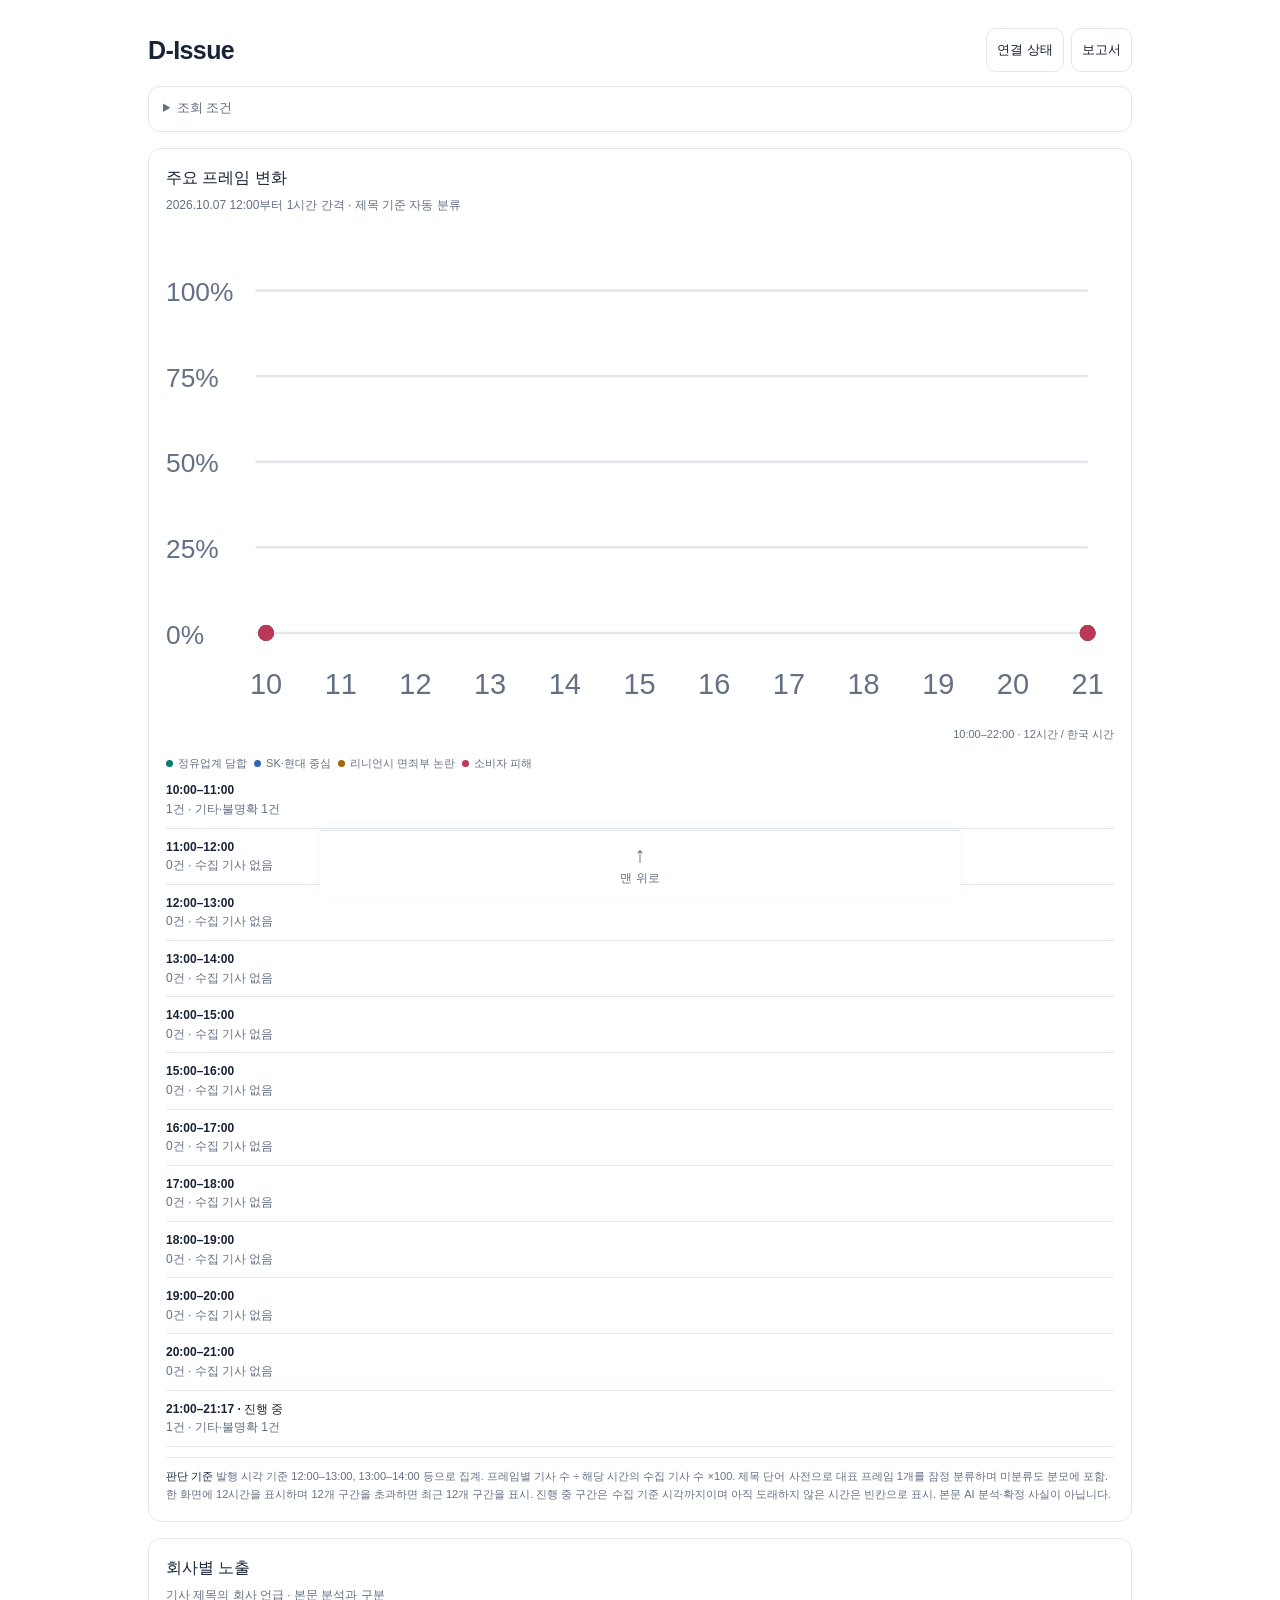
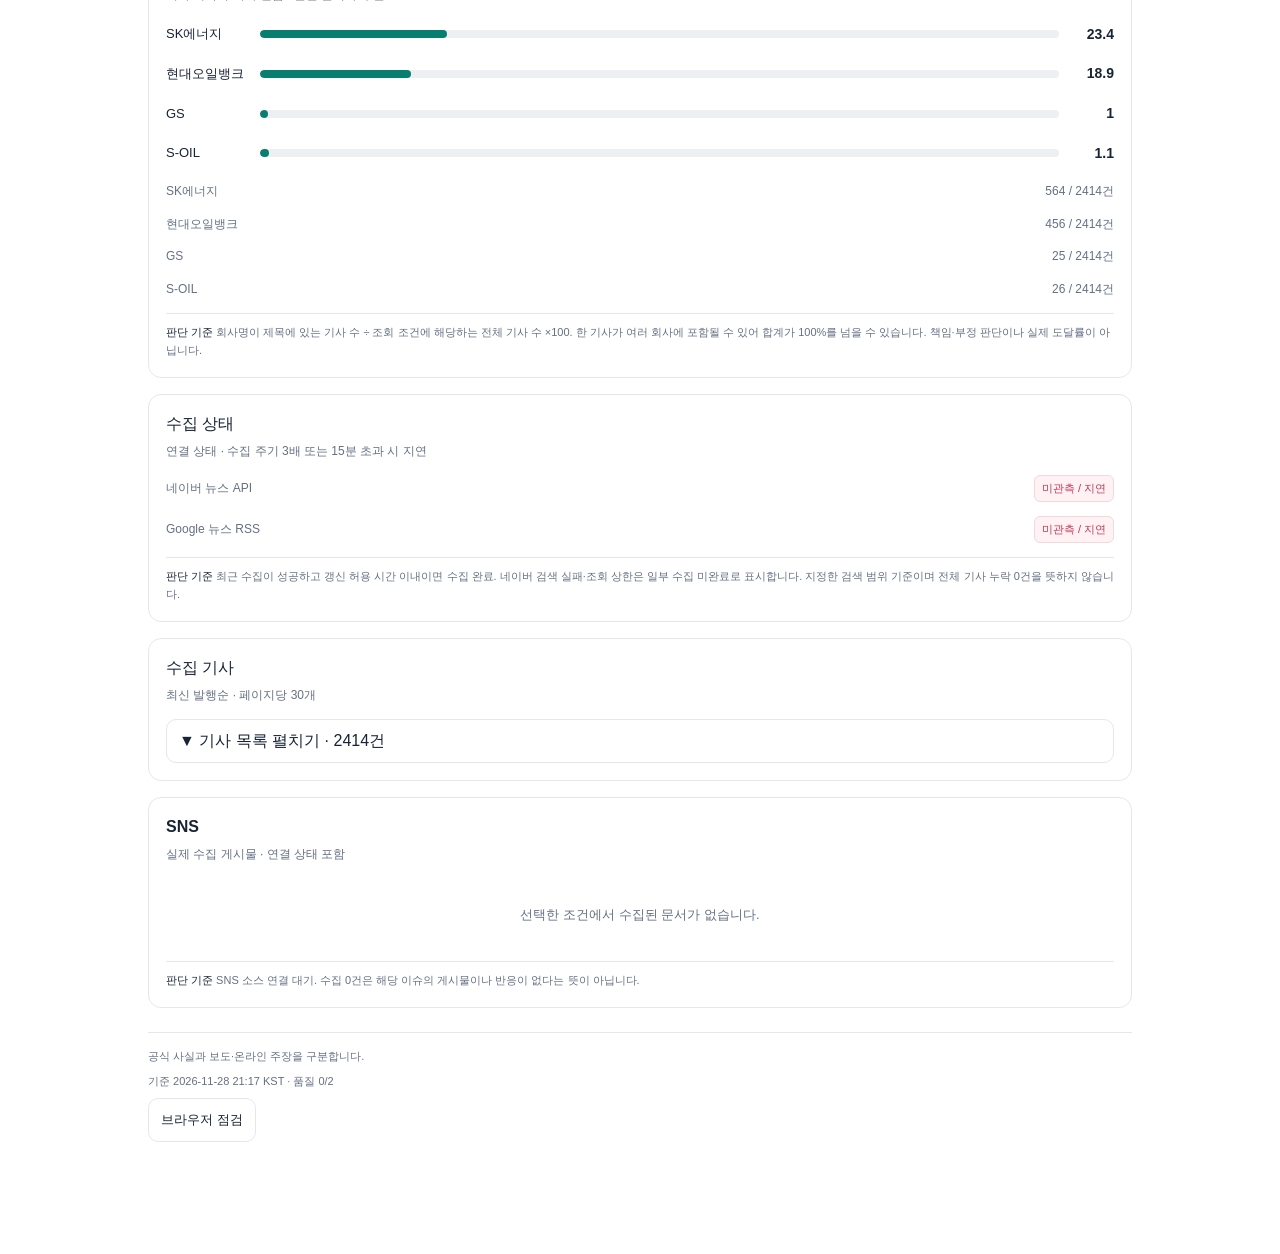
<file: issue-monitoring/index.html>
<!doctype html>
<html lang="ko">
<head>
<meta charset="utf-8">
<meta name="viewport" content="width=device-width,initial-scale=1,viewport-fit=cover">
<meta name="color-scheme" content="light">
<meta name="theme-color" content="#ffffff">
<meta name="apple-mobile-web-app-capable" content="yes">
<meta name="apple-mobile-web-app-status-bar-style" content="default">
<title>D-Issue</title>
<link rel="stylesheet" href="./style.css?v=c462319f52e9">
</head>
<body>
<main>
<header><h1 id="heading">D-Issue</h1><div class="head-actions"><button id="readiness">연결 상태</button><button id="report">보고서</button></div></header>
<div hidden><select id="dataset"><option value="live" selected>live</option><option value="demo">demo</option></select><span id="mode"></span></div>
<div id="notice" hidden></div>
<details class="filters"><summary>조회 조건</summary>
<section class="toolbar" aria-label="필터">
<label>시간창<select id="hours"><option value="1">최근 1시간</option><option value="3">최근 3시간</option><option value="6">최근 6시간</option><option value="12">최근 12시간</option><option value="24">최근 24시간</option><option value="archive" selected>전체 수집 기사</option></select></label>
<label>채널<select id="channel"><option value="all">전체 채널</option><option value="media">언론</option><option value="portal">포털 댓글</option><option value="community">커뮤니티</option><option value="sns">SNS</option><option value="broadcast">방송</option></select></label>
<label class="search">검색<input id="search" type="search" placeholder="제목·내용 검색" enterkeyhint="search"></label>
<label class="cutoff">최근 수집 시각 · 한국시간<input id="cutoff" type="datetime-local" value="2026-10-07T21:30"></label>
<button id="refresh">조회</button>
</section></details>
<div id="status" role="status"></div><section id="content" aria-live="polite"></section>
<footer><span>공식 사실과 보도·온라인 주장을 구분합니다.</span><span id="updated"></span><button id="browser-check">브라우저 점검</button></footer>
</main>
<nav class="app-nav" aria-label="페이지 이동">
<button class="nav" id="back-top" aria-label="맨 위로 올라가기"><span aria-hidden="true">↑</span><small>맨 위로</small></button>
</nav>
<div id="dialog-backdrop" hidden></div>
<dialog id="detail" role="dialog" aria-modal="true" aria-labelledby="detail-title"><div class="dialog-head"><h2 id="detail-title">분석 근거</h2><button id="close-dialog" aria-label="닫기">✕</button></div><div id="detail-body"></div></dialog>
<script src="./headline-observation.js?v=8ad23935cc2f"></script><script src="./impact-reference.js?v=508541ea1743"></script><script src="./sk-impact.js?v=0d12ad6d2518"></script><script src="./pages-api.js?v=9052a468d7c0"></script><script src="./app.js?v=3d2543bec5ca"></script><script src="./browser-check.js?v=be9965600deb"></script></body></html>
</file>
<file: issue-monitoring/style.css>
:root{color-scheme:light;--bg:#fff;--panel:#fff;--line:#e4e8ed;--muted:#647084;--text:#182336;--mint:#087e70;--orange:#a8660c;--pink:#bd3857;--blue:#2e68b6;font-family:-apple-system,BlinkMacSystemFont,"Segoe UI",Roboto,"SamsungOne","Noto Sans KR","Apple SD Gothic Neo","Malgun Gothic",sans-serif;font-synthesis:none;-webkit-text-size-adjust:100%;text-size-adjust:100%}*{box-sizing:border-box}body{margin:0;background:var(--bg);color:var(--text);font-size:15px;line-height:1.55;overflow-wrap:anywhere}button,input,select{font:inherit;font-size:16px;color:var(--text);min-height:44px;border:1px solid var(--line);background:#fff;border-radius:10px}button{cursor:pointer;padding:9px 12px;touch-action:manipulation;-webkit-tap-highlight-color:transparent}button:active{background:#edf5f4}button:focus-visible,input:focus-visible,select:focus-visible,summary:focus-visible{outline:2px solid var(--mint);outline-offset:2px}input,select{width:100%;min-width:0;max-width:100%;padding:10px 11px}select{-webkit-appearance:auto;appearance:auto}input[type=datetime-local]{display:block;min-inline-size:0;inline-size:100%;font-size:16px}main{max-width:1040px;margin:0 auto;padding:calc(18px + env(safe-area-inset-top,0px)) max(16px,env(safe-area-inset-right,0px)) calc(94px + env(safe-area-inset-bottom,0px)) max(16px,env(safe-area-inset-left,0px))}header{display:flex;align-items:center;justify-content:space-between;gap:12px;margin-bottom:14px}h1{font-size:25px;font-weight:750;letter-spacing:-.6px;margin:0}.head-actions{display:flex;gap:7px;flex-shrink:0}.head-actions button{font-size:13px;padding:8px 10px}.dataset-row{display:flex;align-items:center;gap:12px;margin-bottom:12px}.dataset-row select{width:auto;max-width:60%;font-size:14px}.pill{border:1px solid #d2e8e3;color:var(--mint);background:#eff8f5;border-radius:7px;padding:5px 9px;font-size:11px}.notice{font-size:12px;line-height:1.7;color:#785a21;background:#fff9ee;border:1px solid #f0dfbe;border-radius:10px;padding:11px 13px;margin-bottom:12px}.filters{border:1px solid var(--line);border-radius:12px;margin-bottom:16px;background:#fff}.filters summary{cursor:pointer;min-height:44px;padding:11px 14px;font-size:13px;color:var(--muted);touch-action:manipulation}.toolbar{display:grid;grid-template-columns:1fr 1fr;gap:12px;padding:0 14px 14px}.toolbar label{display:grid;min-width:0;gap:5px;font-size:12px;color:var(--muted)}.toolbar .search,.toolbar .cutoff{grid-column:1/-1}.toolbar button{grid-column:1/-1;background:var(--mint);color:white;border:0;font-size:14px;font-weight:600}.cards{display:grid;grid-template-columns:repeat(2,minmax(0,1fr));gap:10px;margin-bottom:15px}.card{padding:15px;border:1px solid var(--line);border-radius:13px;background:#fff;min-width:0}.card:last-child{grid-column:1/-1;display:grid;grid-template-columns:1fr 1fr;align-items:center}.card:last-child strong{grid-column:2;grid-row:1/3;margin:0;text-align:right}.card:last-child small{grid-column:1}.card label{font-size:12px;color:var(--muted)}.card strong{display:block;font-size:28px;letter-spacing:-.5px;line-height:1.2;margin:10px 0}.card small{display:block;font-size:11px;color:var(--muted);line-height:1.6}.mint{color:var(--mint)}.orange{color:var(--orange)}.pink{color:var(--pink)}.summary{background:#f1f8f6;border:1px solid #d5e9e3;border-radius:12px;padding:16px;margin-bottom:15px}.eyebrow{font-size:12px;font-weight:650}.summary p{font-size:14px;line-height:1.8;margin:8px 0}.summary .sub{margin-bottom:0}.grid{display:grid;grid-template-columns:minmax(0,1fr);gap:14px}.panel{min-width:0;background:var(--panel);border:1px solid var(--line);border-radius:13px;padding:17px}.panel h2{font-size:16px;line-height:1.5;margin:0 0 5px;font-weight:700}.sub{font-size:12px;color:var(--muted);line-height:1.7;margin-bottom:13px}.legend{display:grid;grid-template-columns:1fr 1fr;gap:7px;font-size:11px;color:var(--muted)}.legend i{display:inline-block;width:7px;height:7px;border-radius:50%;margin-right:5px}.chart{display:block;width:100%;height:auto;min-height:140px;margin:10px 0;overflow:visible}.bar-row{display:grid;grid-template-columns:84px minmax(0,1fr) 45px;gap:10px;align-items:center;margin:18px 0;font-size:13px}.track{height:8px;background:#edf0f3;border-radius:6px;overflow:hidden}.fill{height:100%;background:var(--mint);border-radius:6px}.bar-row b{text-align:right;font-size:14px}.rank{display:flex;gap:11px;margin:16px 0;align-items:center}.rank .number{background:#f2f5f7;color:var(--muted);padding:7px 9px;border-radius:7px;font-size:11px}.rank .info{flex:1;font-size:13px}.rank small{display:block;font-size:11px;color:var(--muted);margin-top:3px}.rank b{font-size:14px}.tag{display:inline-block;border:1px solid #dce6f4;color:var(--blue);background:#f1f6fd;padding:3px 7px;border-radius:6px;font-size:11px;line-height:1.7}.tag.bad{color:var(--pink);background:#fff1f4;border-color:#f0d9df}.tag.good{color:var(--mint);background:#eff8f5;border-color:#d2e8e3}.event{display:grid;grid-template-columns:47px minmax(0,1fr);gap:10px;padding:15px 0;border-bottom:1px solid var(--line)}.event:last-child{border-bottom:0}.event time{font-size:12px;color:var(--mint);padding-top:10px}.event p{margin:0 0 8px}.event small{font-size:11px;color:var(--muted)}.link-button{border:0;background:transparent;display:block;width:100%;text-align:left;padding:4px 0;line-height:1.7;font-size:14px;min-height:44px;color:var(--text)}.document-list{display:grid;gap:9px}.document-card{padding:13px 14px;border:1px solid var(--line);border-radius:10px;background:#fff}.document-meta{display:flex;flex-wrap:wrap;gap:5px 12px;font-size:11px;color:var(--muted)}.document-tags{display:flex;flex-wrap:wrap;gap:6px;margin-top:8px}.watch{border-left:3px solid var(--orange);padding:13px 15px;background:#fcf8f1;margin:11px 0;border-radius:7px}.watch.quality{border-left-color:var(--blue);background:#f3f7fd}.watch strong{display:block;font-size:14px;margin:7px 0}.watch p{font-size:13px;color:var(--muted);line-height:1.8}.watch small{font-size:11px}.source-state{font-size:12px;display:flex;gap:9px;justify-content:space-between;align-items:center;margin:14px 0;color:var(--muted)}.source-state span:first-child{flex:1}.empty{padding:25px 8px;text-align:center;color:var(--muted);font-size:13px;line-height:1.8}footer{border-top:1px solid var(--line);margin-top:24px;padding-top:15px;display:grid;gap:8px;font-size:11px;color:var(--muted)}#status{font-size:12px;color:var(--orange);margin:10px 0}#content[aria-busy=true]{opacity:.4;pointer-events:none}.app-nav{position:fixed;z-index:20;bottom:0;left:0;right:0;display:grid;grid-template-columns:minmax(0,1fr);padding:6px max(4px,env(safe-area-inset-right,0px)) calc(6px + env(safe-area-inset-bottom,0px)) max(4px,env(safe-area-inset-left,0px));background:rgba(255,255,255,.98);border-top:1px solid var(--line);box-shadow:0 -3px 16px #18324608}.nav{border:0;background:transparent;color:var(--muted);padding:6px 1px;min-height:55px;display:flex;flex-direction:column;align-items:center;justify-content:center;gap:2px;border-radius:9px}.nav span{font-size:22px;line-height:1.1}.nav small{font-size:10px;white-space:nowrap}.nav.active{color:var(--mint);background:#eff8f5}.sr-only{position:absolute;width:1px;height:1px;padding:0;margin:-1px;overflow:hidden;clip:rect(0,0,0,0);white-space:nowrap;border:0}dialog{position:fixed;width:calc(100% - 24px);max-width:700px;max-height:86vh;max-height:86dvh;overflow-y:auto;overscroll-behavior:contain;background:#fff;color:var(--text);border:1px solid var(--line);border-radius:16px;padding:18px;-webkit-overflow-scrolling:touch}dialog:not([open]){display:none}dialog::backdrop{background:#192b4466}.dialog-head{display:flex;gap:14px;justify-content:space-between;align-items:start;position:sticky;top:-18px;background:#fff;border-bottom:1px solid var(--line);padding:12px 0;margin-bottom:12px;z-index:1}.dialog-head h2{font-size:17px;line-height:1.7;margin:0;flex:1}.dialog-head button{flex-shrink:0;width:44px;padding:8px}.detail-text{white-space:pre-wrap;word-break:break-word;font-size:13px;line-height:1.9}.detail-row{padding:12px 0;border-bottom:1px solid var(--line);line-height:1.8;font-size:13px}.detail-row small{display:block;color:var(--muted);font-size:11px;margin-bottom:4px}.detail-row a{display:inline-block;color:var(--mint);padding:10px 0;min-height:44px}body.modal-open{overflow:hidden}#dialog-backdrop:not([hidden]){position:fixed;inset:0;z-index:40;background:#192b4466}.legacy-dialog[open]{display:block;z-index:41;top:50%;left:50%;transform:translate(-50%,-50%);margin:0}@media(min-width:760px){main{padding:28px 28px 112px}.toolbar{grid-template-columns:1fr 1fr 1.2fr 1.7fr auto;align-items:end}.toolbar .search,.toolbar .cutoff,.toolbar button{grid-column:auto}.toolbar button{min-width:65px}.cards{grid-template-columns:repeat(5,minmax(0,1fr))}.card:last-child{display:block;grid-column:auto}.card:last-child strong{text-align:left;margin:10px 0}.grid{grid-template-columns:minmax(0,1.2fr) minmax(0,1fr)}.panel.wide{grid-column:1/-1}.app-nav{left:50%;transform:translateX(-50%);max-width:1040px}.nav small{font-size:12px}.legend{display:flex;flex-wrap:wrap}.chart{min-height:170px}.document-list{grid-template-columns:1fr 1fr}}
@media(prefers-reduced-motion:reduce){*{scroll-behavior:auto!important}}

.logic{display:block;margin-top:10px;padding-top:9px;border-top:1px solid var(--line);font-size:11px;color:var(--muted);line-height:1.7}.logic b{color:var(--text);font-weight:600}.card:last-child .logic{grid-column:1/-1}.qa-row{display:grid;grid-template-columns:1fr 110px;gap:12px;align-items:center;padding:9px 0;font-size:13px}#browser-check{width:max-content;font-size:13px}

.dashboard-stack{display:flex;flex-direction:column;gap:16px}.chart-scroll{width:100%;max-width:100%;overflow:hidden}.chart-scroll .chart{width:100%;max-width:100%;min-width:0;min-height:0;height:auto}.chart-window{font-size:11px;color:var(--muted);text-align:right;margin:4px 0 12px}.hour-row{padding:9px 0;border-bottom:1px solid var(--line);font-size:12px}.hour-row span{display:block;color:var(--muted)}.pagination{display:flex;align-items:center;justify-content:space-between;gap:10px;margin-top:15px;font-size:12px}.pagination button:disabled{opacity:.4;cursor:default}#article-toggle{width:100%;text-align:left}
</file>
